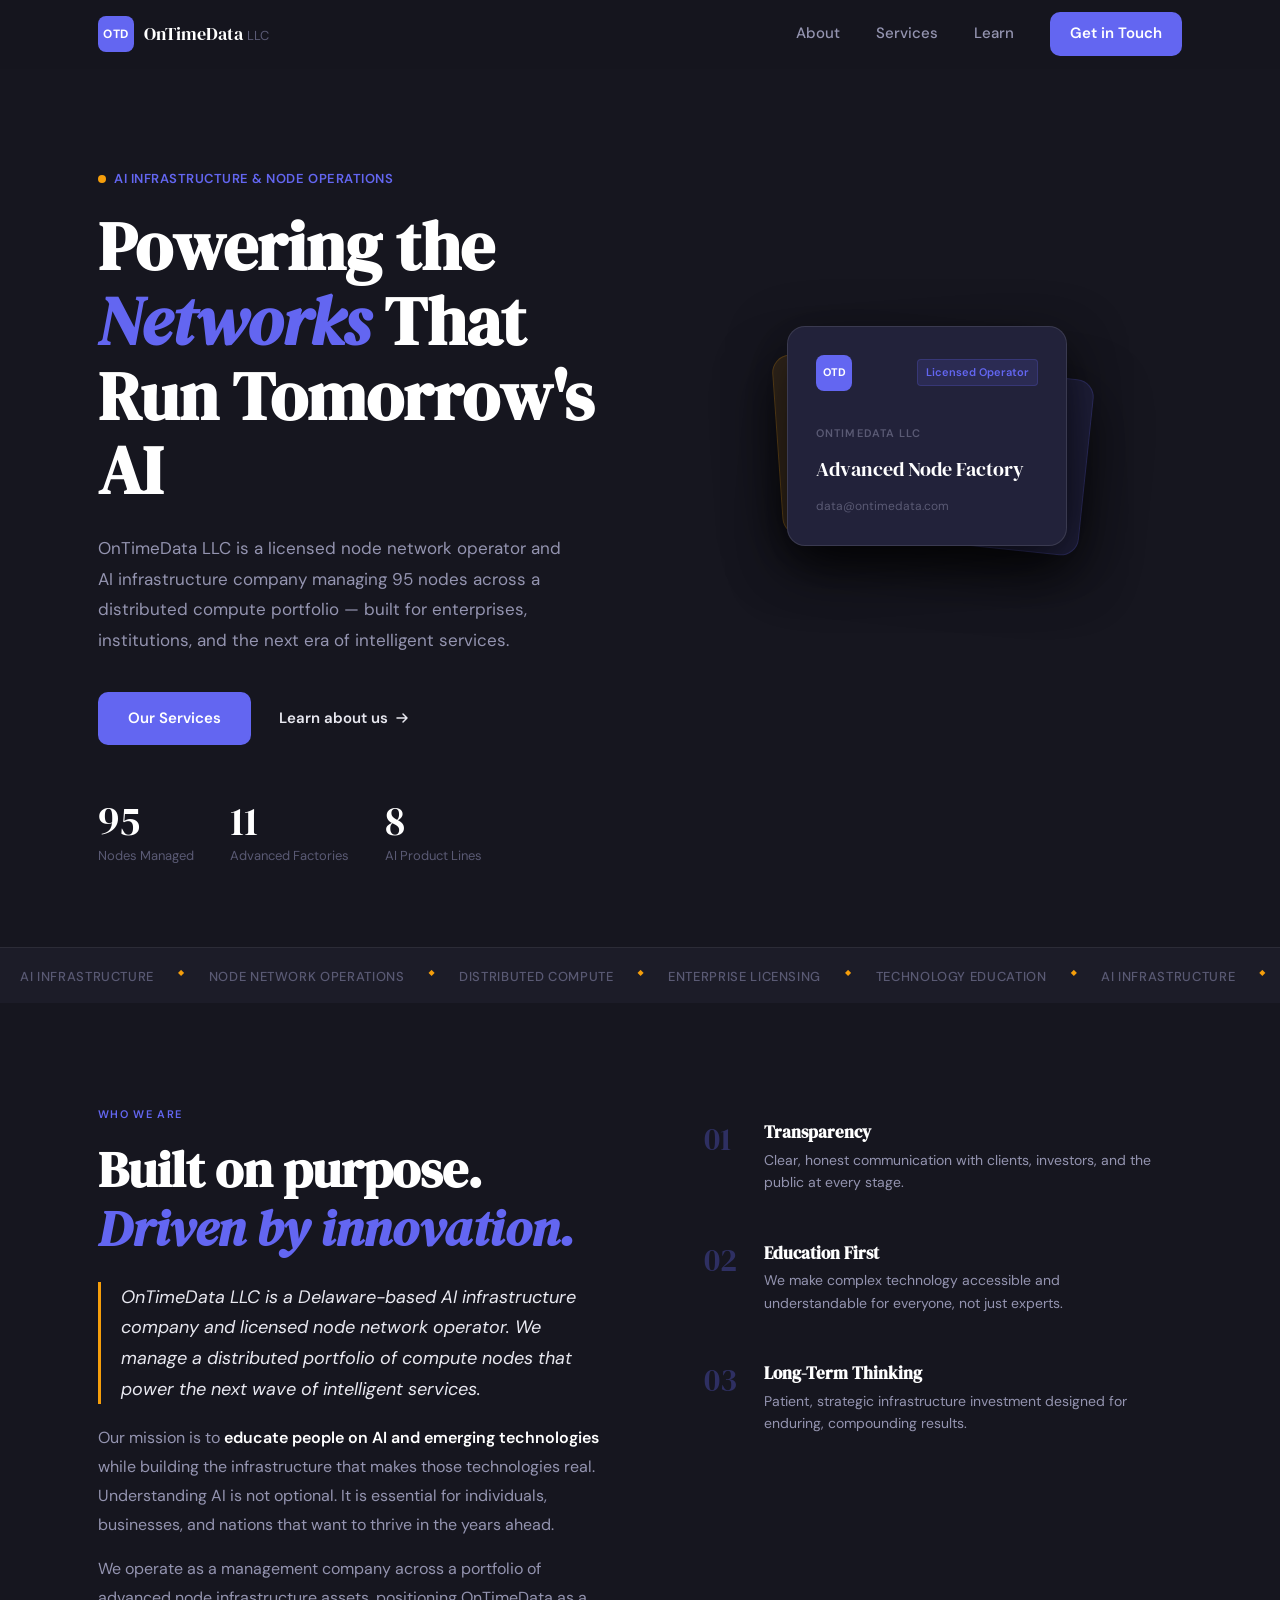
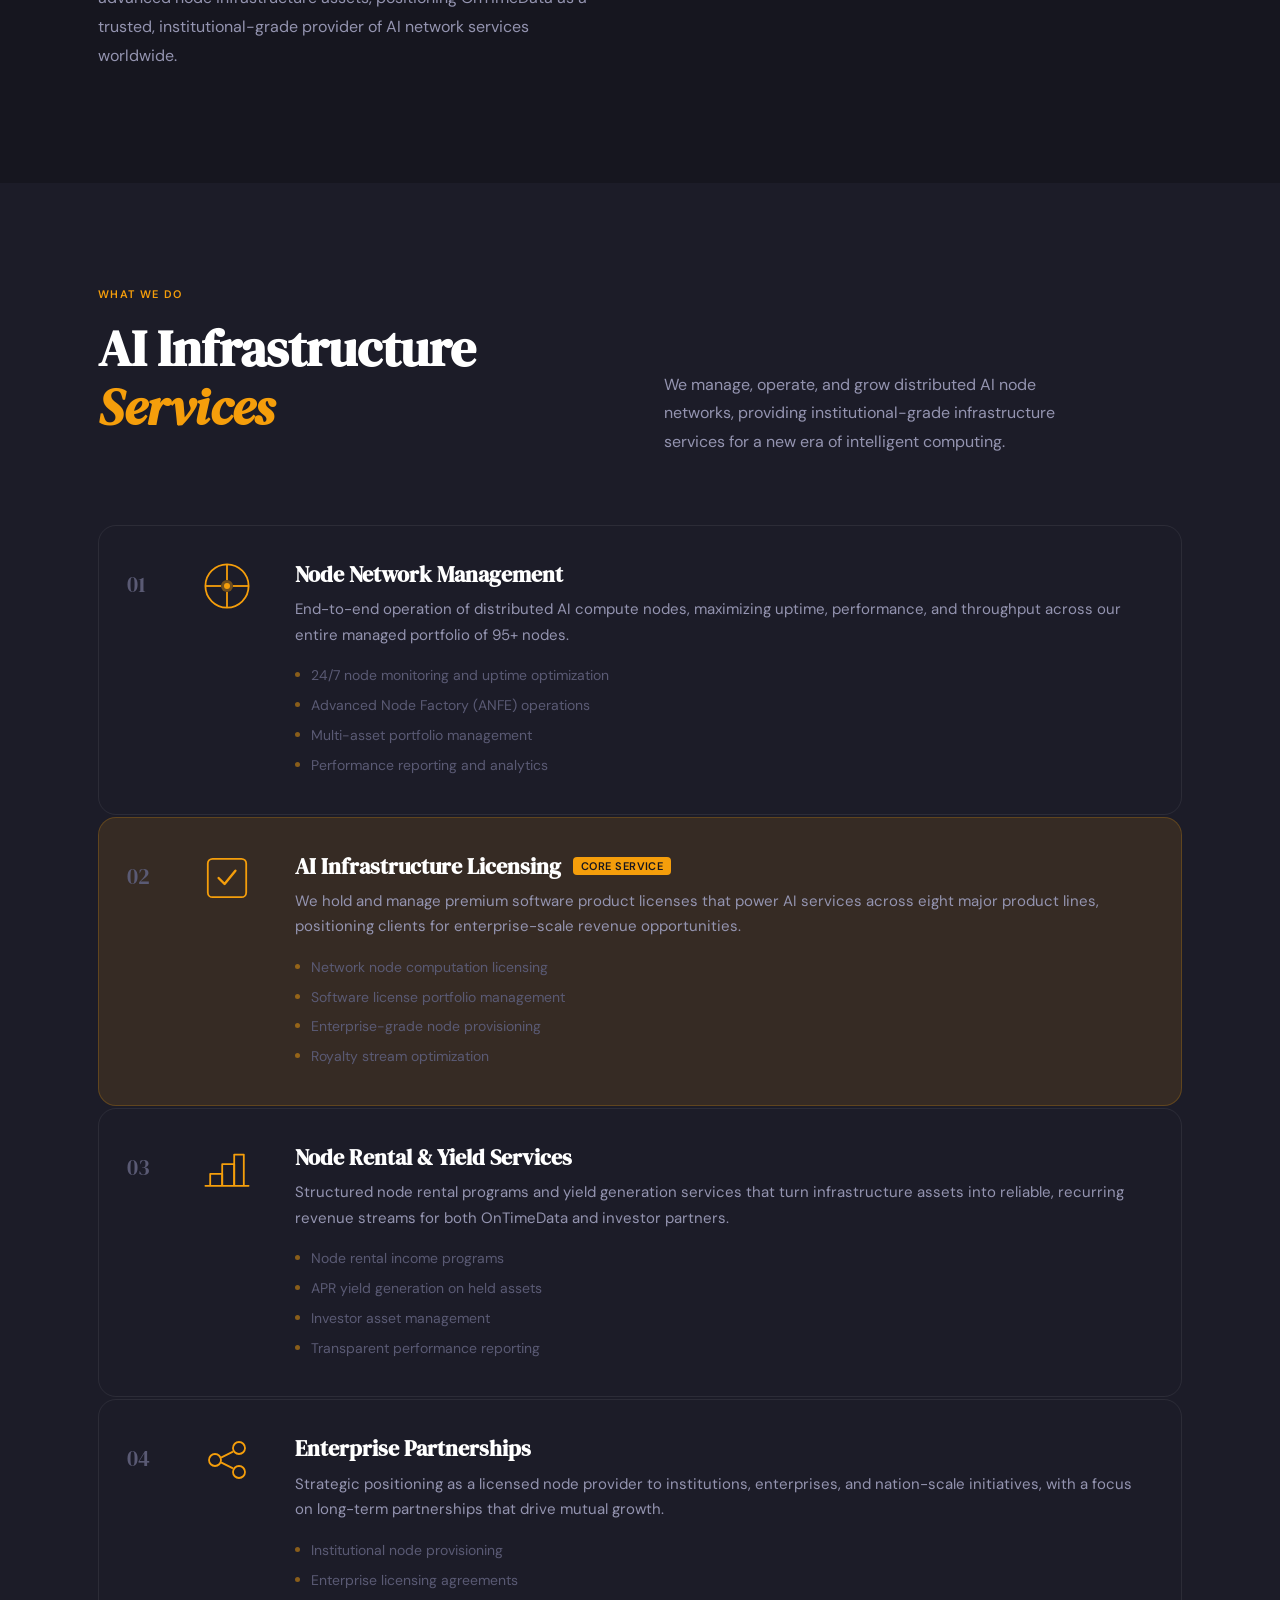
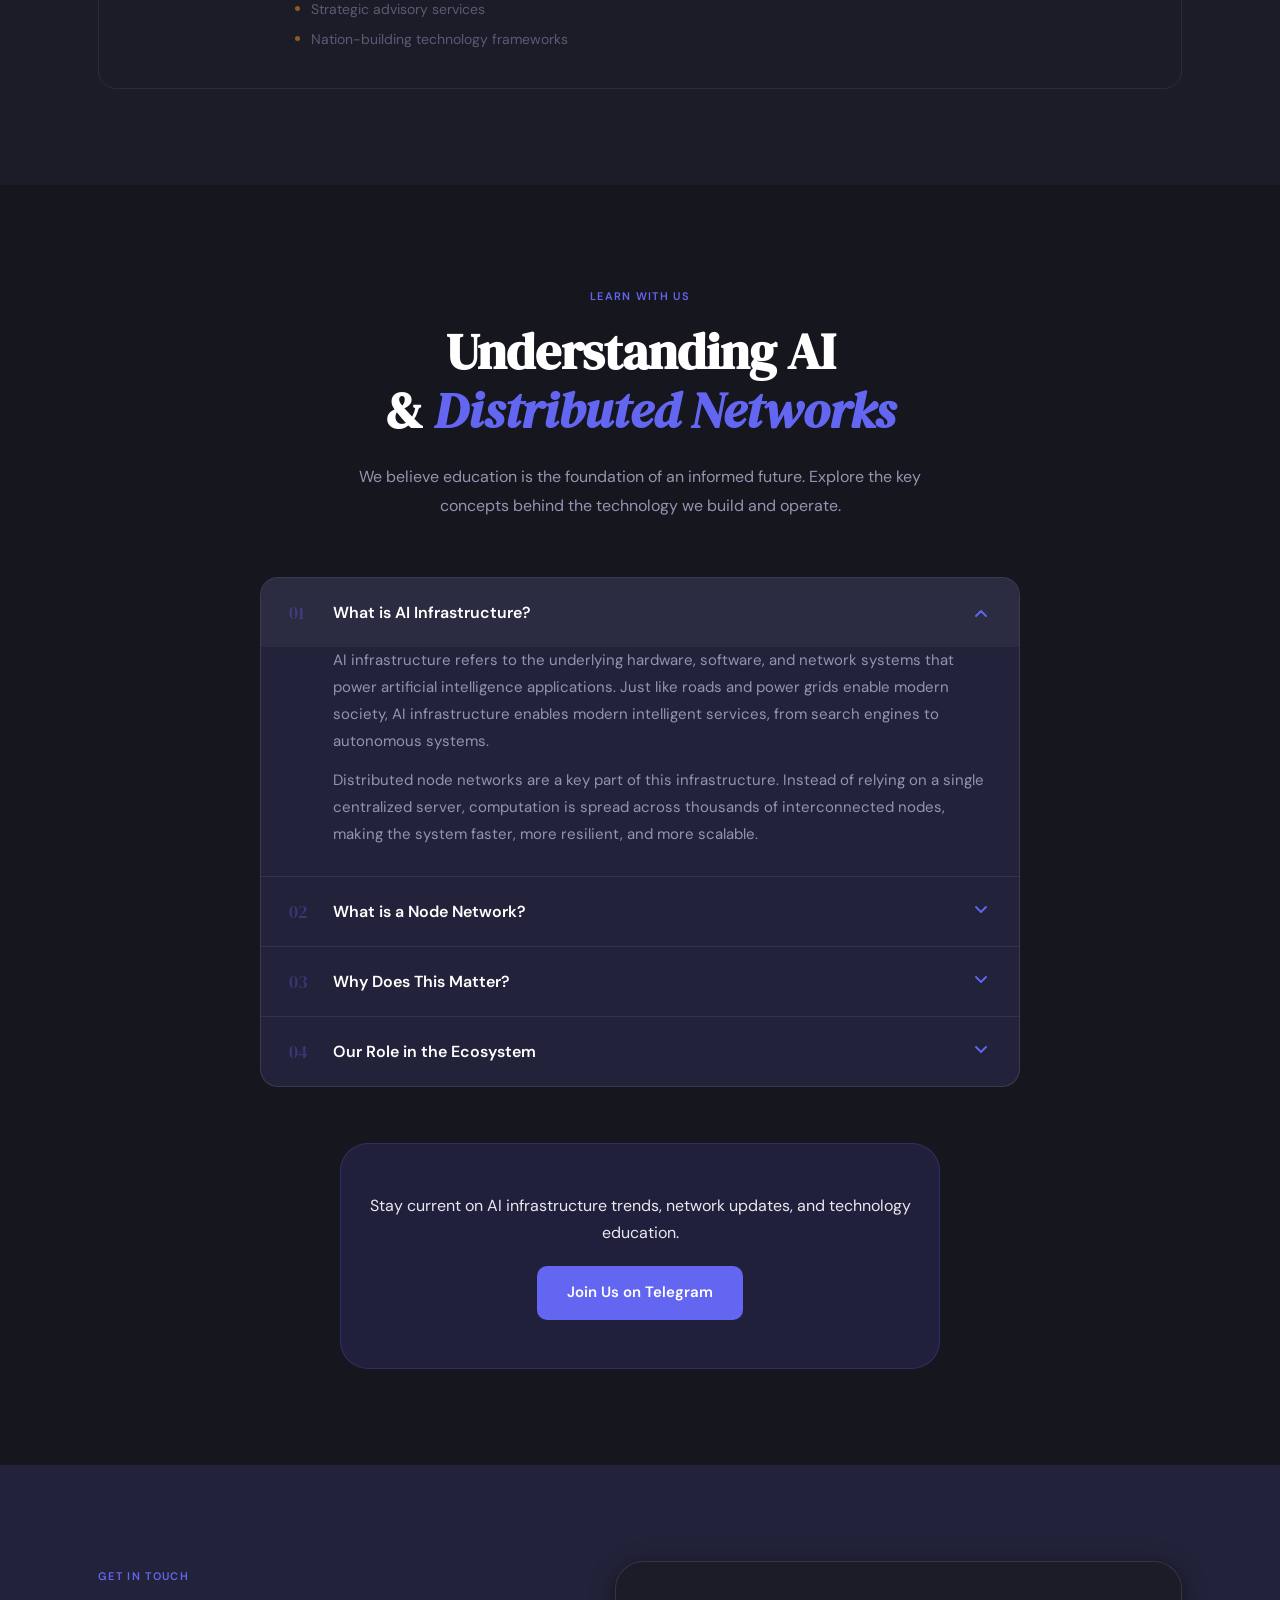
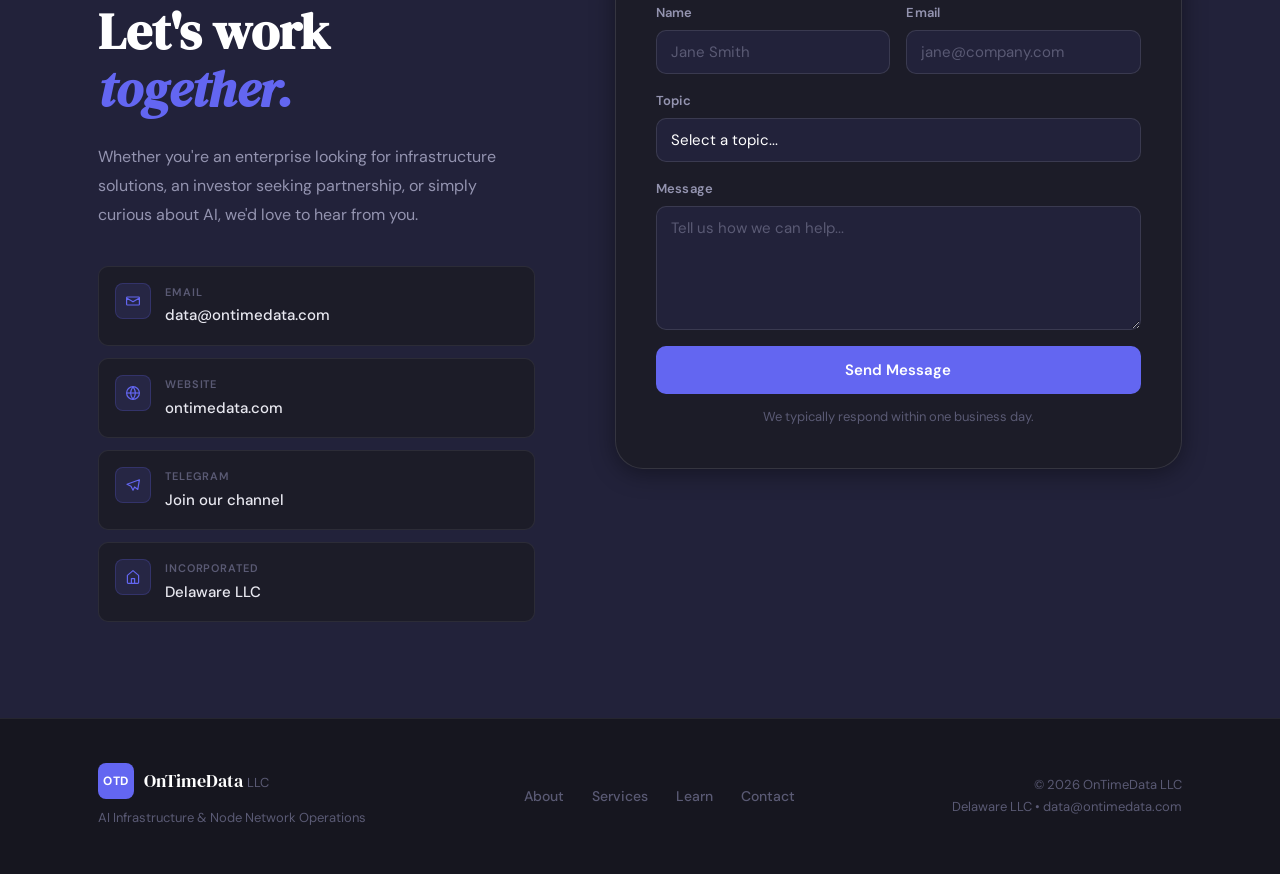
<file: website-v2/index.html>
<!DOCTYPE html>
<html lang="en">
<head>
  <meta charset="UTF-8" />
  <meta name="viewport" content="width=device-width, initial-scale=1.0" />
  <title>OnTimeData LLC | AI Infrastructure & Node Network Operations</title>
  <meta name="description" content="OnTimeData LLC is an AI infrastructure company and licensed node network operator, educating people on AI and emerging technologies." />
  <link rel="stylesheet" href="styles.css" />
  <link rel="preconnect" href="https://fonts.googleapis.com" />
  <link href="https://fonts.googleapis.com/css2?family=DM+Serif+Display:ital@0;1&family=DM+Sans:ital,opsz,wght@0,9..40,300;0,9..40,400;0,9..40,500;0,9..40,600;0,9..40,700;1,9..40,400&display=swap" rel="stylesheet" />
</head>
<body>

  <!-- NAV -->
  <header class="nav" id="nav">
    <div class="container nav-inner">
      <a href="#home" class="logo">
        <div class="logo-badge">OTD</div>
        <div class="logo-text">
          <span class="logo-name">OnTimeData</span>
          <span class="logo-sub">LLC</span>
        </div>
      </a>
      <nav class="nav-links">
        <a href="#about">About</a>
        <a href="#services">Services</a>
        <a href="#education">Learn</a>
        <a href="#contact" class="nav-cta">Get in Touch</a>
      </nav>
      <button class="burger" id="burger" aria-label="Open menu">
        <svg width="22" height="22" viewBox="0 0 22 22" fill="none">
          <rect y="4"  width="22" height="2" rx="1" fill="currentColor"/>
          <rect y="10" width="22" height="2" rx="1" fill="currentColor"/>
          <rect y="16" width="22" height="2" rx="1" fill="currentColor"/>
        </svg>
      </button>
    </div>
    <div class="mobile-nav" id="mobile-nav">
      <a href="#about">About</a>
      <a href="#services">Services</a>
      <a href="#education">Learn</a>
      <a href="#contact">Get in Touch</a>
    </div>
  </header>

  <!-- HERO -->
  <section class="hero" id="home">
    <div class="container hero-layout">
      <div class="hero-left">
        <div class="hero-eyebrow">
          <span class="dot"></span>
          AI Infrastructure &amp; Node Operations
        </div>
        <h1 class="hero-heading">
          Powering the<br />
          <em>Networks</em> That<br />
          Run Tomorrow's AI
        </h1>
        <p class="hero-body">
          OnTimeData LLC is a licensed node network operator and AI infrastructure company managing 95 nodes across a distributed compute portfolio — built for enterprises, institutions, and the next era of intelligent services.
        </p>
        <div class="hero-actions">
          <a href="#services" class="btn-primary">Our Services</a>
          <a href="#about" class="btn-text">
            Learn about us
            <svg width="16" height="16" viewBox="0 0 16 16" fill="none"><path d="M3 8h10M9 4l4 4-4 4" stroke="currentColor" stroke-width="1.5" stroke-linecap="round" stroke-linejoin="round"/></svg>
          </a>
        </div>
        <div class="hero-stats">
          <div class="hstat">
            <span class="hstat-n">95</span>
            <span class="hstat-l">Nodes Managed</span>
          </div>
          <div class="hstat">
            <span class="hstat-n">11</span>
            <span class="hstat-l">Advanced Factories</span>
          </div>
          <div class="hstat">
            <span class="hstat-n">8</span>
            <span class="hstat-l">AI Product Lines</span>
          </div>
        </div>
      </div>
      <div class="hero-right">
        <div class="hero-card-stack">
          <div class="hcard hcard-back">
            <div class="hcard-label">Network Status</div>
            <div class="hcard-value">Operational</div>
            <div class="hcard-bar">
              <div class="hcard-bar-fill" style="width:94%"></div>
            </div>
            <div class="hcard-meta">94% uptime across all nodes</div>
          </div>
          <div class="hcard hcard-mid">
            <div class="hcard-label">Portfolio</div>
            <div class="hcard-value">95 Nodes</div>
            <div class="hcard-dots">
              <span></span><span></span><span></span><span></span><span></span>
              <span></span><span></span><span></span><span></span><span></span>
            </div>
            <div class="hcard-meta">Delaware LLC &bull; AI Infrastructure</div>
          </div>
          <div class="hcard hcard-front">
            <div class="hcard-top">
              <div class="hcard-logo">OTD</div>
              <div class="hcard-tag">Licensed Operator</div>
            </div>
            <div class="hcard-label" style="margin-top:auto">OnTimeData LLC</div>
            <div class="hcard-headline">Advanced Node Factory</div>
            <div class="hcard-meta">data@ontimedata.com</div>
          </div>
        </div>
      </div>
    </div>
    <div class="hero-marquee" aria-hidden="true">
      <div class="marquee-track">
        <span>AI Infrastructure</span>
        <span class="sep">&#9670;</span>
        <span>Node Network Operations</span>
        <span class="sep">&#9670;</span>
        <span>Distributed Compute</span>
        <span class="sep">&#9670;</span>
        <span>Enterprise Licensing</span>
        <span class="sep">&#9670;</span>
        <span>Technology Education</span>
        <span class="sep">&#9670;</span>
        <span>AI Infrastructure</span>
        <span class="sep">&#9670;</span>
        <span>Node Network Operations</span>
        <span class="sep">&#9670;</span>
        <span>Distributed Compute</span>
        <span class="sep">&#9670;</span>
        <span>Enterprise Licensing</span>
        <span class="sep">&#9670;</span>
        <span>Technology Education</span>
        <span class="sep">&#9670;</span>
      </div>
    </div>
  </section>

  <!-- ABOUT -->
  <section class="section" id="about">
    <div class="container">
      <div class="about-layout">
        <div class="about-left">
          <p class="section-label">Who We Are</p>
          <h2 class="section-heading">Built on purpose.<br /><em>Driven by innovation.</em></h2>
          <div class="accent-block">
            <p>OnTimeData LLC is a Delaware-based AI infrastructure company and licensed node network operator. We manage a distributed portfolio of compute nodes that power the next wave of intelligent services.</p>
          </div>
          <p class="body-text">Our mission is to <strong>educate people on AI and emerging technologies</strong> while building the infrastructure that makes those technologies real. Understanding AI is not optional. It is essential for individuals, businesses, and nations that want to thrive in the years ahead.</p>
          <p class="body-text">We operate as a management company across a portfolio of advanced node infrastructure assets, positioning OnTimeData as a trusted, institutional-grade provider of AI network services worldwide.</p>
        </div>
        <div class="about-right">
          <div class="value-cards">
            <div class="vcard">
              <div class="vcard-num">01</div>
              <div class="vcard-body">
                <h3>Transparency</h3>
                <p>Clear, honest communication with clients, investors, and the public at every stage.</p>
              </div>
            </div>
            <div class="vcard">
              <div class="vcard-num">02</div>
              <div class="vcard-body">
                <h3>Education First</h3>
                <p>We make complex technology accessible and understandable for everyone, not just experts.</p>
              </div>
            </div>
            <div class="vcard">
              <div class="vcard-num">03</div>
              <div class="vcard-body">
                <h3>Long-Term Thinking</h3>
                <p>Patient, strategic infrastructure investment designed for enduring, compounding results.</p>
              </div>
            </div>
          </div>
        </div>
      </div>
    </div>
  </section>

  <!-- SERVICES -->
  <section class="section section-indigo" id="services">
    <div class="container">
      <div class="services-header">
        <div class="services-header-left">
          <p class="section-label light">What We Do</p>
          <h2 class="section-heading light">AI Infrastructure<br /><em>Services</em></h2>
        </div>
        <p class="services-header-right light-body">We manage, operate, and grow distributed AI node networks, providing institutional-grade infrastructure services for a new era of intelligent computing.</p>
      </div>
      <div class="services-list">

        <div class="svc">
          <div class="svc-num">01</div>
          <div class="svc-icon">
            <svg viewBox="0 0 40 40" fill="none">
              <circle cx="20" cy="20" r="18" stroke="currentColor" stroke-width="1.5"/>
              <circle cx="20" cy="20" r="5" fill="currentColor" opacity=".4"/>
              <circle cx="20" cy="20" r="2.5" fill="currentColor"/>
              <line x1="20" y1="2"  x2="20" y2="15" stroke="currentColor" stroke-width="1.5"/>
              <line x1="38" y1="20" x2="25" y2="20" stroke="currentColor" stroke-width="1.5"/>
              <line x1="20" y1="38" x2="20" y2="25" stroke="currentColor" stroke-width="1.5"/>
              <line x1="2"  y1="20" x2="15" y2="20" stroke="currentColor" stroke-width="1.5"/>
            </svg>
          </div>
          <div class="svc-body">
            <h3>Node Network Management</h3>
            <p>End-to-end operation of distributed AI compute nodes, maximizing uptime, performance, and throughput across our entire managed portfolio of 95+ nodes.</p>
            <ul>
              <li>24/7 node monitoring and uptime optimization</li>
              <li>Advanced Node Factory (ANFE) operations</li>
              <li>Multi-asset portfolio management</li>
              <li>Performance reporting and analytics</li>
            </ul>
          </div>
        </div>

        <div class="svc svc-featured">
          <div class="svc-num">02</div>
          <div class="svc-icon">
            <svg viewBox="0 0 40 40" fill="none">
              <rect x="4" y="4" width="32" height="32" rx="4" stroke="currentColor" stroke-width="1.5"/>
              <path d="M13 20 L18 25 L27 14" stroke="currentColor" stroke-width="2" stroke-linecap="round" stroke-linejoin="round"/>
            </svg>
          </div>
          <div class="svc-body">
            <h3>AI Infrastructure Licensing <span class="svc-badge">Core Service</span></h3>
            <p>We hold and manage premium software product licenses that power AI services across eight major product lines, positioning clients for enterprise-scale revenue opportunities.</p>
            <ul>
              <li>Network node computation licensing</li>
              <li>Software license portfolio management</li>
              <li>Enterprise-grade node provisioning</li>
              <li>Royalty stream optimization</li>
            </ul>
          </div>
        </div>

        <div class="svc">
          <div class="svc-num">03</div>
          <div class="svc-icon">
            <svg viewBox="0 0 40 40" fill="none">
              <path d="M6 34 L6 24 L16 24 L16 34" stroke="currentColor" stroke-width="1.5" stroke-linejoin="round"/>
              <path d="M16 34 L16 16 L26 16 L26 34" stroke="currentColor" stroke-width="1.5" stroke-linejoin="round"/>
              <path d="M26 34 L26 8 L34 8 L34 34" stroke="currentColor" stroke-width="1.5" stroke-linejoin="round"/>
              <line x1="2" y1="34" x2="38" y2="34" stroke="currentColor" stroke-width="1.5" stroke-linecap="round"/>
            </svg>
          </div>
          <div class="svc-body">
            <h3>Node Rental &amp; Yield Services</h3>
            <p>Structured node rental programs and yield generation services that turn infrastructure assets into reliable, recurring revenue streams for both OnTimeData and investor partners.</p>
            <ul>
              <li>Node rental income programs</li>
              <li>APR yield generation on held assets</li>
              <li>Investor asset management</li>
              <li>Transparent performance reporting</li>
            </ul>
          </div>
        </div>

        <div class="svc">
          <div class="svc-num">04</div>
          <div class="svc-icon">
            <svg viewBox="0 0 40 40" fill="none">
              <circle cx="10" cy="20" r="5" stroke="currentColor" stroke-width="1.5"/>
              <circle cx="30" cy="10" r="5" stroke="currentColor" stroke-width="1.5"/>
              <circle cx="30" cy="30" r="5" stroke="currentColor" stroke-width="1.5"/>
              <line x1="15" y1="18" x2="25" y2="13" stroke="currentColor" stroke-width="1.5"/>
              <line x1="15" y1="22" x2="25" y2="27" stroke="currentColor" stroke-width="1.5"/>
            </svg>
          </div>
          <div class="svc-body">
            <h3>Enterprise Partnerships</h3>
            <p>Strategic positioning as a licensed node provider to institutions, enterprises, and nation-scale initiatives, with a focus on long-term partnerships that drive mutual growth.</p>
            <ul>
              <li>Institutional node provisioning</li>
              <li>Enterprise licensing agreements</li>
              <li>Strategic advisory services</li>
              <li>Nation-building technology frameworks</li>
            </ul>
          </div>
        </div>

      </div>
    </div>
  </section>

  <!-- EDUCATION -->
  <section class="section" id="education">
    <div class="container">
      <div class="edu-header">
        <p class="section-label">Learn With Us</p>
        <h2 class="section-heading">Understanding AI<br />&amp; <em>Distributed Networks</em></h2>
        <p class="edu-intro">We believe education is the foundation of an informed future. Explore the key concepts behind the technology we build and operate.</p>
      </div>
      <div class="accordion" id="accordion">

        <div class="acc-item open">
          <button class="acc-trigger" aria-expanded="true">
            <span class="acc-q-num">01</span>
            <span class="acc-q-text">What is AI Infrastructure?</span>
            <span class="acc-icon">
              <svg width="20" height="20" viewBox="0 0 20 20" fill="none"><path d="M5 8l5 5 5-5" stroke="currentColor" stroke-width="1.8" stroke-linecap="round" stroke-linejoin="round"/></svg>
            </span>
          </button>
          <div class="acc-panel">
            <p>AI infrastructure refers to the underlying hardware, software, and network systems that power artificial intelligence applications. Just like roads and power grids enable modern society, AI infrastructure enables modern intelligent services, from search engines to autonomous systems.</p>
            <p>Distributed node networks are a key part of this infrastructure. Instead of relying on a single centralized server, computation is spread across thousands of interconnected nodes, making the system faster, more resilient, and more scalable.</p>
          </div>
        </div>

        <div class="acc-item">
          <button class="acc-trigger" aria-expanded="false">
            <span class="acc-q-num">02</span>
            <span class="acc-q-text">What is a Node Network?</span>
            <span class="acc-icon">
              <svg width="20" height="20" viewBox="0 0 20 20" fill="none"><path d="M5 8l5 5 5-5" stroke="currentColor" stroke-width="1.8" stroke-linecap="round" stroke-linejoin="round"/></svg>
            </span>
          </button>
          <div class="acc-panel">
            <p>A node is a single compute unit in a larger network. When thousands of nodes work together, they form a distributed network capable of handling massive amounts of data processing and AI inference in parallel.</p>
            <p>Node operators like OnTimeData LLC run and maintain these compute units, ensuring they stay online, perform correctly, and contribute to the network's overall health. In return, operators earn fees for the computation and services their nodes provide.</p>
          </div>
        </div>

        <div class="acc-item">
          <button class="acc-trigger" aria-expanded="false">
            <span class="acc-q-num">03</span>
            <span class="acc-q-text">Why Does This Matter?</span>
            <span class="acc-icon">
              <svg width="20" height="20" viewBox="0 0 20 20" fill="none"><path d="M5 8l5 5 5-5" stroke="currentColor" stroke-width="1.8" stroke-linecap="round" stroke-linejoin="round"/></svg>
            </span>
          </button>
          <div class="acc-panel">
            <p>The world's demand for AI compute is growing exponentially. Every AI model trained, every intelligent search query answered, and every autonomous decision made requires compute power running somewhere in the world.</p>
            <p>Distributed AI networks make this compute democratic, not concentrated in the hands of a few massive corporations, but spread across licensed operators who serve both global enterprises and local communities. OnTimeData LLC is proud to be part of building that future.</p>
          </div>
        </div>

        <div class="acc-item">
          <button class="acc-trigger" aria-expanded="false">
            <span class="acc-q-num">04</span>
            <span class="acc-q-text">Our Role in the Ecosystem</span>
            <span class="acc-icon">
              <svg width="20" height="20" viewBox="0 0 20 20" fill="none"><path d="M5 8l5 5 5-5" stroke="currentColor" stroke-width="1.8" stroke-linecap="round" stroke-linejoin="round"/></svg>
            </span>
          </button>
          <div class="acc-panel">
            <p>OnTimeData LLC operates at the infrastructure layer. We don't just use AI, we help power it. As a licensed operator, we manage a portfolio of advanced node factories that support eight major AI software products, serving enterprise clients and contributing to global AI networks.</p>
            <p>Our long-term vision is to be a trusted institutional partner for enterprises, governments, and organizations that need reliable, scalable AI infrastructure they can count on.</p>
          </div>
        </div>

      </div>
      <div class="edu-cta">
        <p>Stay current on AI infrastructure trends, network updates, and technology education.</p>
        <a href="https://t.me/ontimedata" target="_blank" rel="noopener" class="btn-primary">Join Us on Telegram</a>
      </div>
    </div>
  </section>

  <!-- CONTACT -->
  <section class="section section-warm" id="contact">
    <div class="container">
      <div class="contact-layout">
        <div class="contact-left">
          <p class="section-label">Get In Touch</p>
          <h2 class="section-heading">Let's work<br /><em>together.</em></h2>
          <p class="body-text">Whether you're an enterprise looking for infrastructure solutions, an investor seeking partnership, or simply curious about AI, we'd love to hear from you.</p>
          <div class="contact-details">
            <a href="mailto:data@ontimedata.com" class="cdetail">
              <div class="cdetail-icon">
                <svg viewBox="0 0 20 20" fill="none"><path d="M2.5 6.5L10 11l7.5-4.5M3 15h14a1 1 0 001-1V6a1 1 0 00-1-1H3a1 1 0 00-1 1v8a1 1 0 001 1z" stroke="currentColor" stroke-width="1.5" stroke-linejoin="round"/></svg>
              </div>
              <div>
                <span class="cdetail-label">Email</span>
                <span class="cdetail-value">data@ontimedata.com</span>
              </div>
            </a>
            <div class="cdetail">
              <div class="cdetail-icon">
                <svg viewBox="0 0 20 20" fill="none"><circle cx="10" cy="10" r="8" stroke="currentColor" stroke-width="1.5"/><path d="M10 2c-2 3-3 5-3 8s1 5 3 8" stroke="currentColor" stroke-width="1.5"/><path d="M10 2c2 3 3 5 3 8s-1 5-3 8" stroke="currentColor" stroke-width="1.5"/><line x1="2" y1="10" x2="18" y2="10" stroke="currentColor" stroke-width="1.5"/></svg>
              </div>
              <div>
                <span class="cdetail-label">Website</span>
                <span class="cdetail-value">ontimedata.com</span>
              </div>
            </div>
            <a href="https://t.me/ontimedata" target="_blank" rel="noopener" class="cdetail">
              <div class="cdetail-icon">
                <svg viewBox="0 0 20 20" fill="none"><path d="M18 3.5L2.5 9l5 2.5 2.5 5 2-4 4 3z" stroke="currentColor" stroke-width="1.5" stroke-linejoin="round"/></svg>
              </div>
              <div>
                <span class="cdetail-label">Telegram</span>
                <span class="cdetail-value">Join our channel</span>
              </div>
            </a>
            <div class="cdetail">
              <div class="cdetail-icon">
                <svg viewBox="0 0 20 20" fill="none"><path d="M3 8l7-6 7 6v9a1 1 0 01-1 1H4a1 1 0 01-1-1V8z" stroke="currentColor" stroke-width="1.5" stroke-linejoin="round"/><path d="M8 18v-6h4v6" stroke="currentColor" stroke-width="1.5" stroke-linejoin="round"/></svg>
              </div>
              <div>
                <span class="cdetail-label">Incorporated</span>
                <span class="cdetail-value">Delaware LLC</span>
              </div>
            </div>
          </div>
        </div>
        <div class="contact-right">
          <form class="contact-form" id="contact-form">
            <div class="form-row">
              <div class="form-field">
                <label for="name">Name</label>
                <input type="text" id="name" name="name" placeholder="Jane Smith" required />
              </div>
              <div class="form-field">
                <label for="email">Email</label>
                <input type="email" id="email" name="email" placeholder="jane@company.com" required />
              </div>
            </div>
            <div class="form-field">
              <label for="subject">Topic</label>
              <select id="subject" name="subject">
                <option value="">Select a topic...</option>
                <option value="enterprise">Enterprise Partnership</option>
                <option value="investor">Investor Inquiry</option>
                <option value="education">AI Education</option>
                <option value="services">Our Services</option>
                <option value="other">Other</option>
              </select>
            </div>
            <div class="form-field">
              <label for="message">Message</label>
              <textarea id="message" name="message" rows="5" placeholder="Tell us how we can help..." required></textarea>
            </div>
            <button type="submit" class="btn-primary btn-full">Send Message</button>
            <p class="form-note">We typically respond within one business day.</p>
          </form>
        </div>
      </div>
    </div>
  </section>

  <!-- FOOTER -->
  <footer class="footer">
    <div class="container footer-inner">
      <div class="footer-left">
        <div class="footer-logo">
          <div class="logo-badge">OTD</div>
          <div class="logo-text">
            <span class="logo-name">OnTimeData</span>
            <span class="logo-sub">LLC</span>
          </div>
        </div>
        <p class="footer-tagline">AI Infrastructure &amp; Node Network Operations</p>
      </div>
      <nav class="footer-nav">
        <a href="#about">About</a>
        <a href="#services">Services</a>
        <a href="#education">Learn</a>
        <a href="#contact">Contact</a>
      </nav>
      <div class="footer-right">
        <p>&copy; 2026 OnTimeData LLC</p>
        <p>Delaware LLC &bull; <a href="mailto:data@ontimedata.com">data@ontimedata.com</a></p>
      </div>
    </div>
  </footer>

  <script src="script.js"></script>
</body>
</html>
</file>
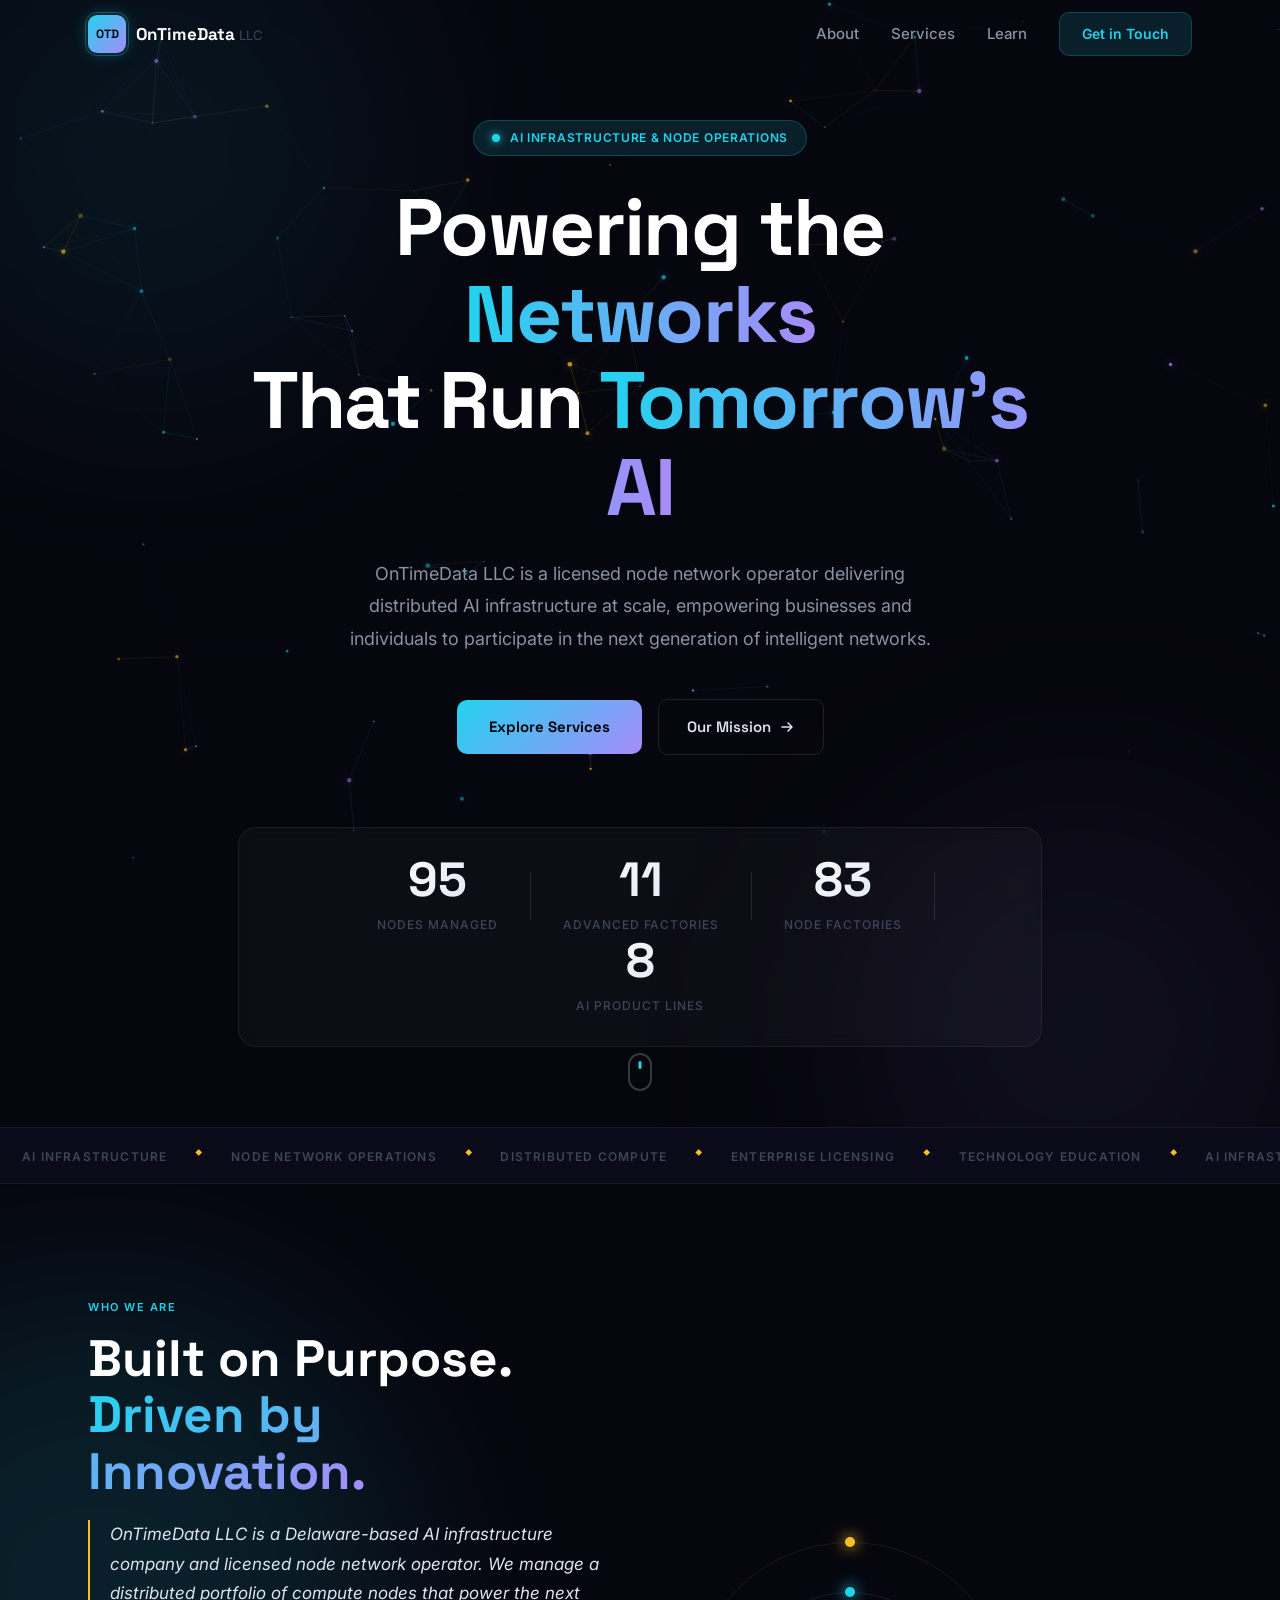
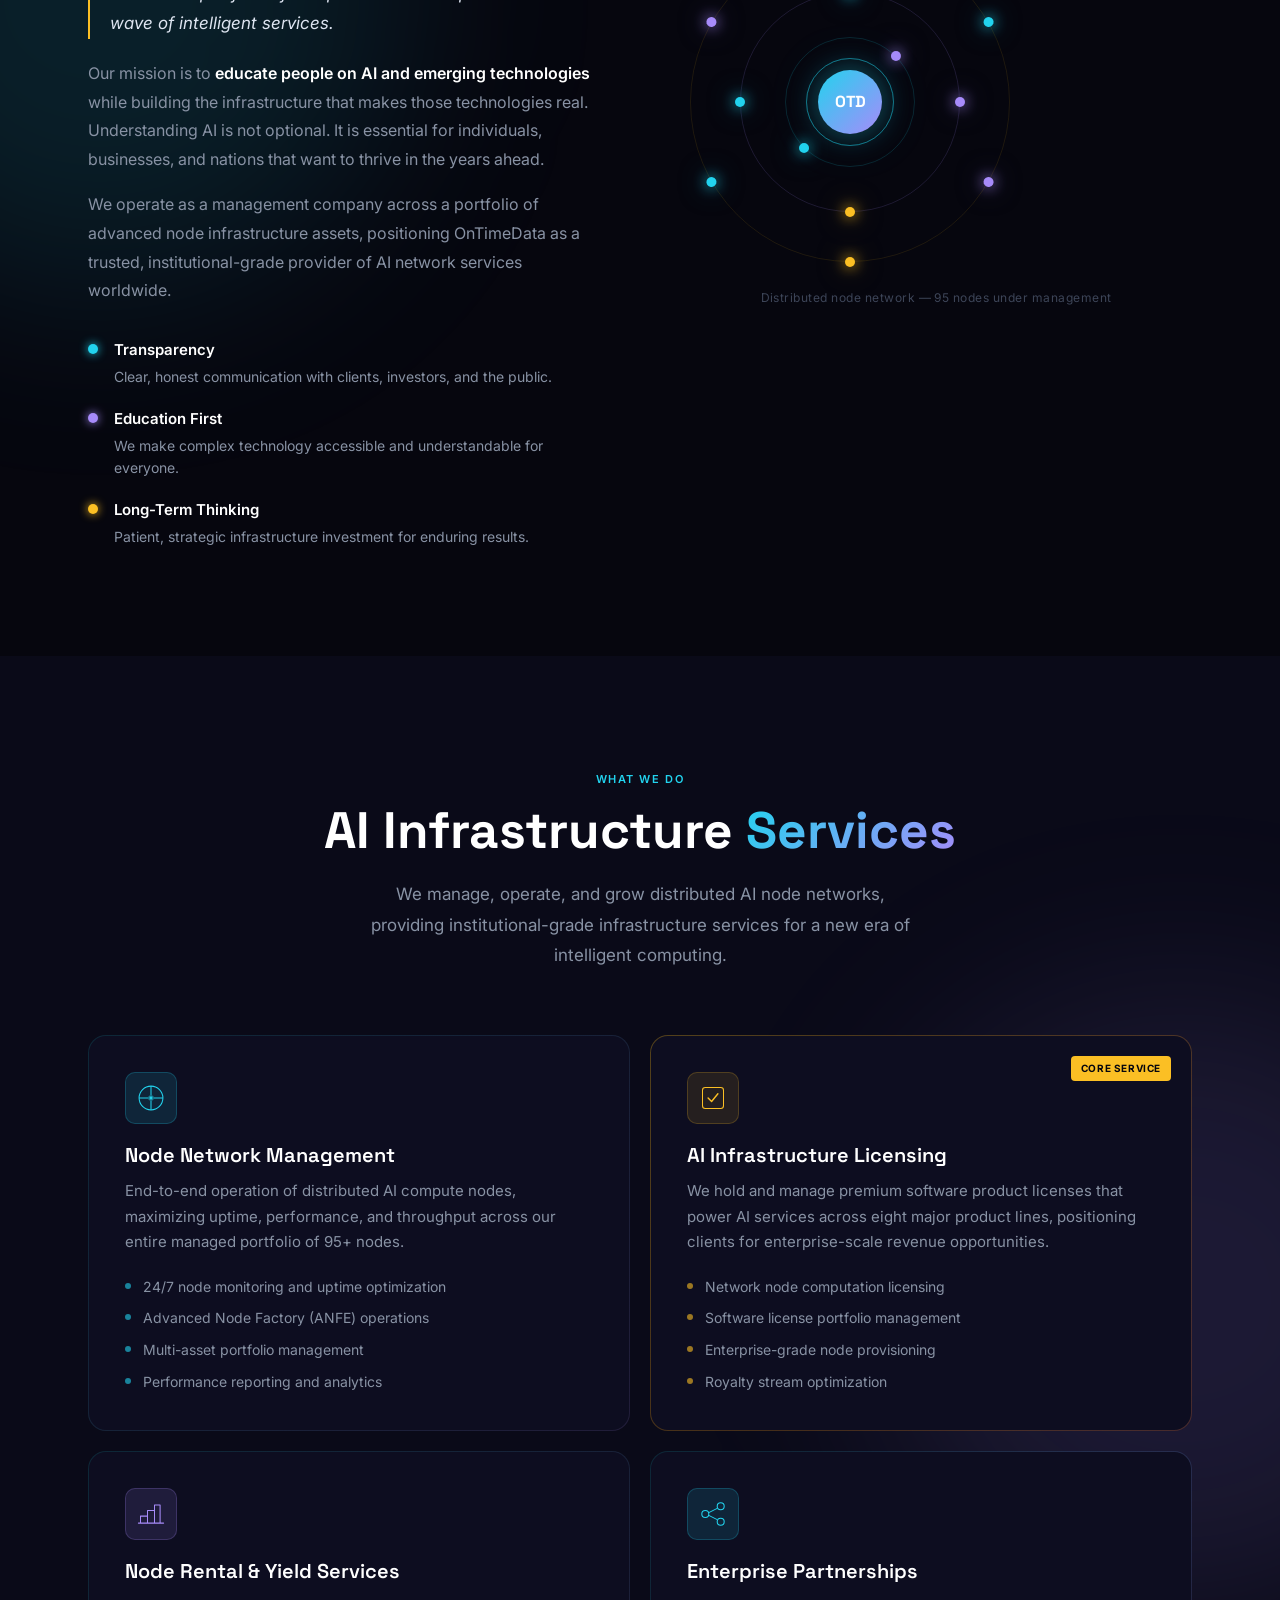
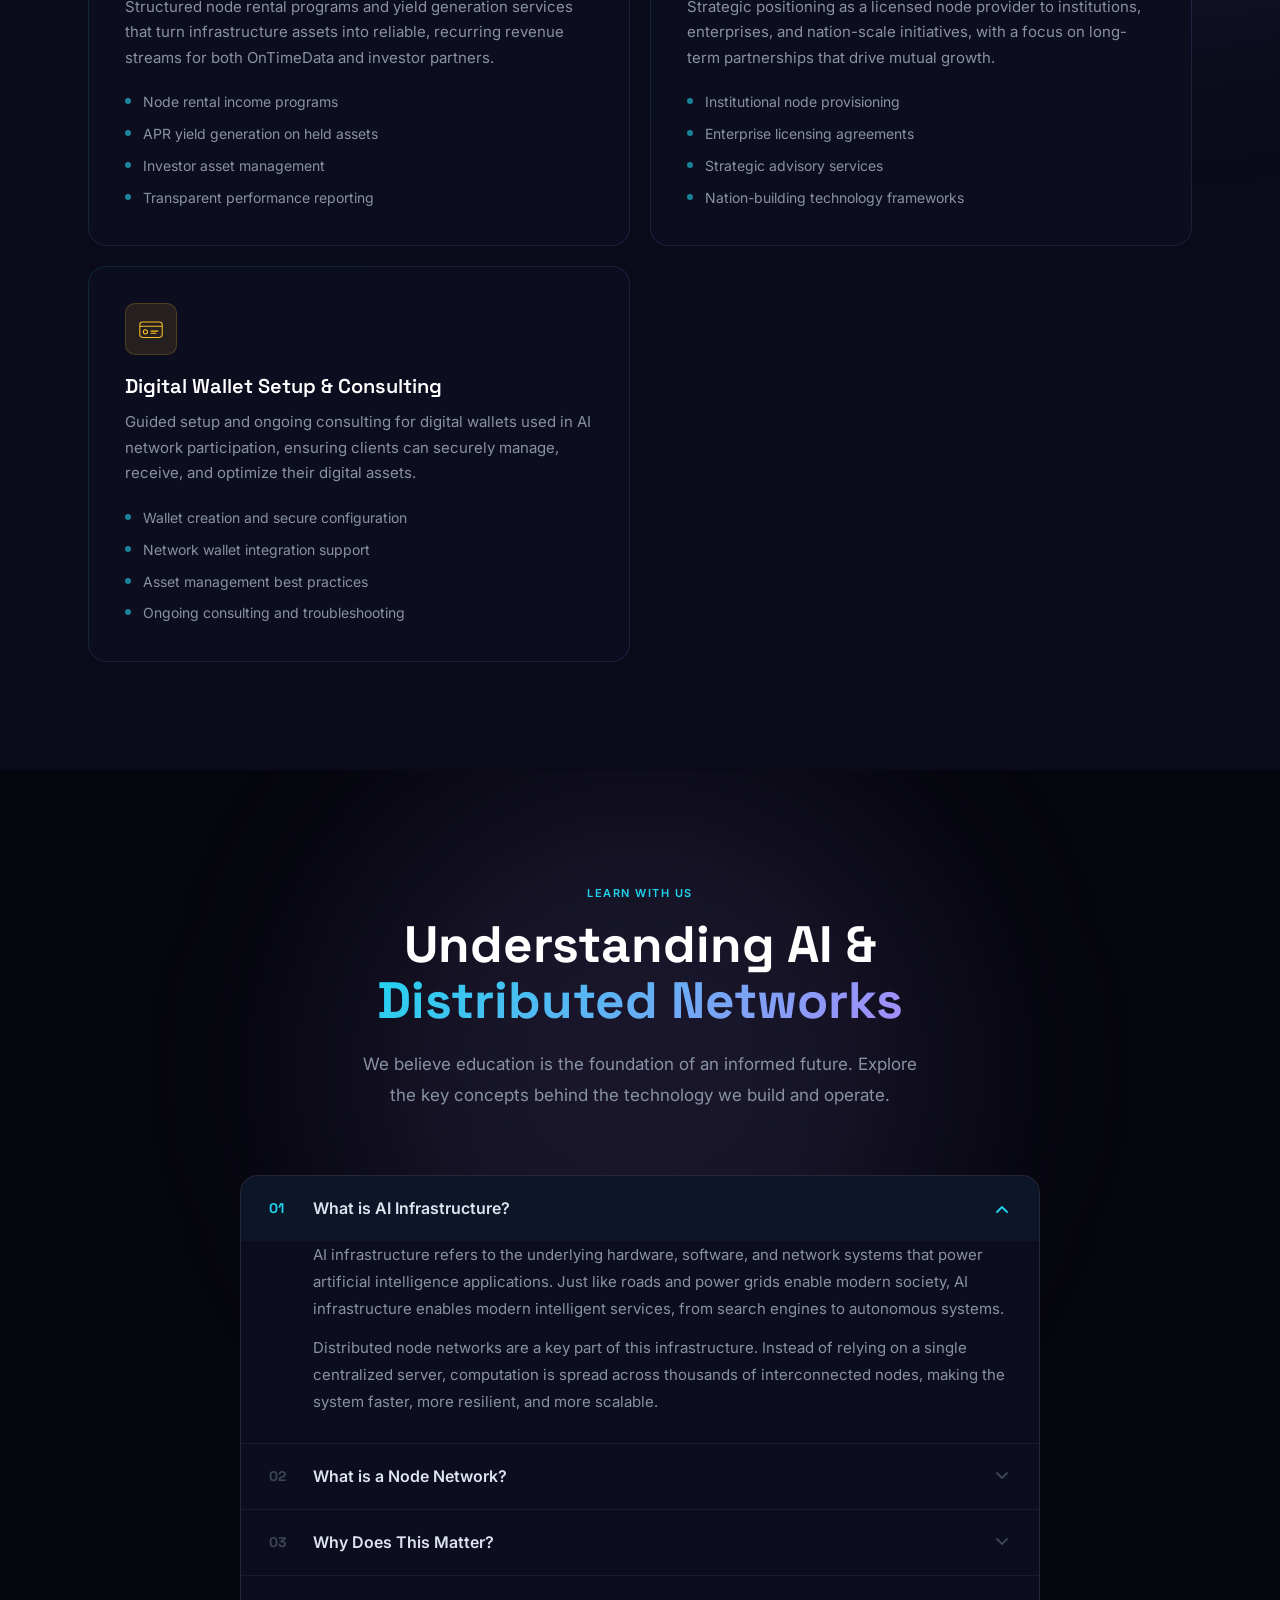
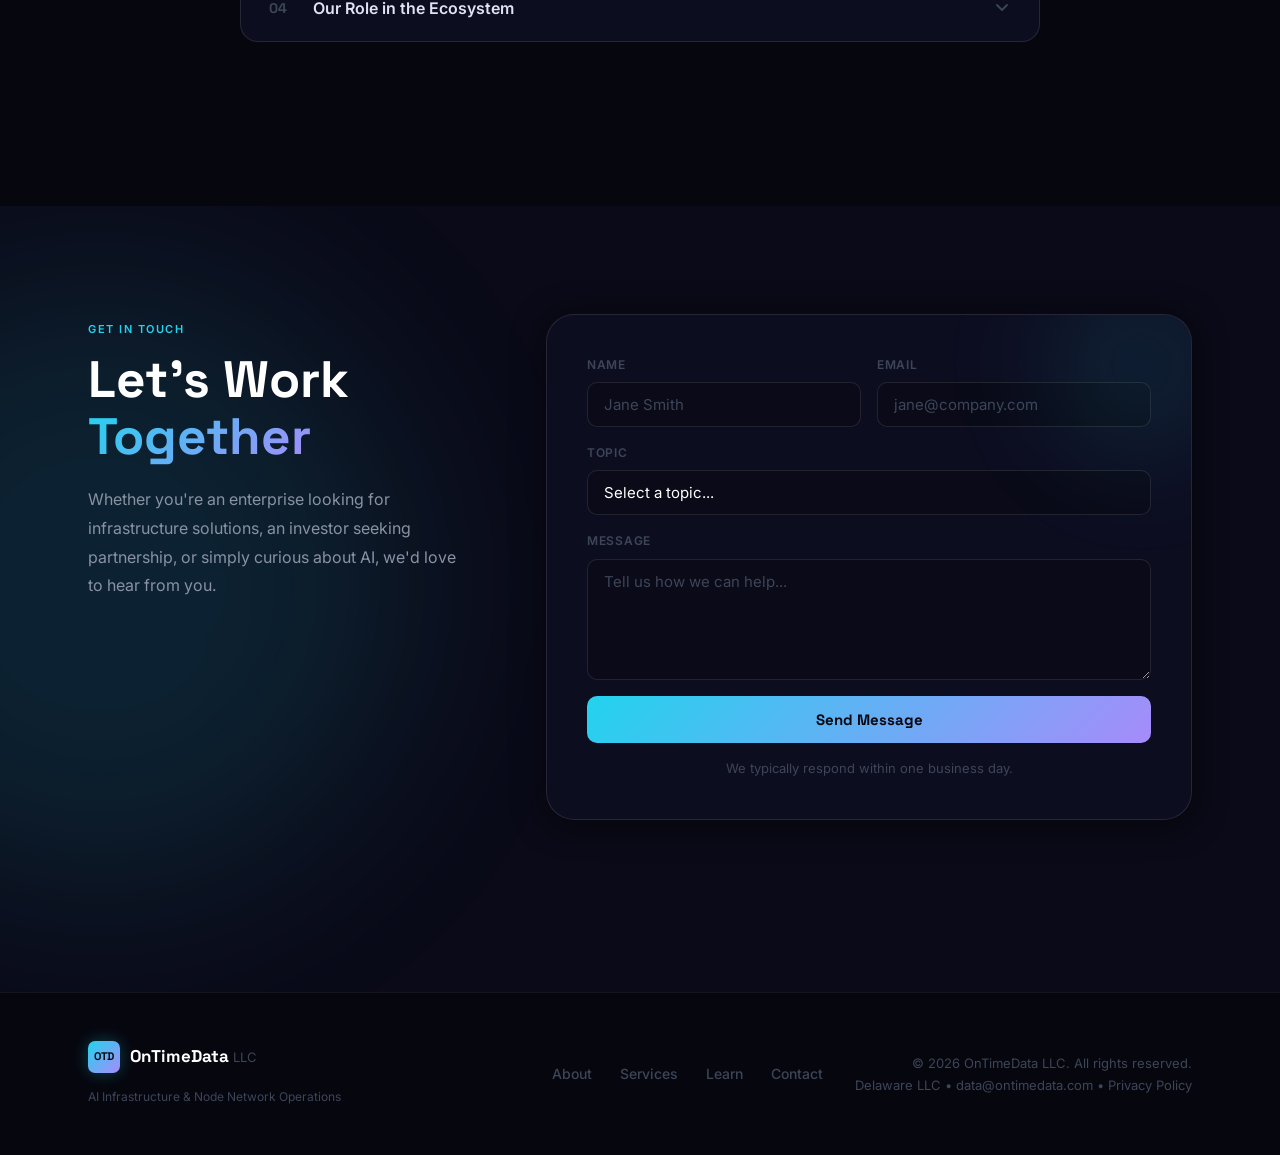
<file: website-v3/index.html>
<!DOCTYPE html>
<html lang="en">
<head>
  <meta charset="UTF-8" />
  <meta name="viewport" content="width=device-width, initial-scale=1.0" />
  <title>OnTimeData LLC | AI Infrastructure & Node Network Operations</title>
  <meta name="description" content="OnTimeData LLC is a licensed node network operator and AI infrastructure company managing 95+ nodes. Built for enterprises and the next era of intelligent services." />
  <link rel="stylesheet" href="styles.css" />
  <link rel="preconnect" href="https://fonts.googleapis.com" />
  <link href="https://fonts.googleapis.com/css2?family=Space+Grotesk:wght@400;500;600;700&family=Inter:wght@300;400;500;600&display=swap" rel="stylesheet" />
</head>
<body>

  <!-- PARTICLE CANVAS (global background) -->
  <canvas id="particle-canvas"></canvas>

  <!-- NAV -->
  <header class="nav" id="nav">
    <div class="container nav-inner">
      <a href="#home" class="logo">
        <div class="logo-icon">
          <span>OTD</span>
          <div class="logo-ring"></div>
        </div>
        <div class="logo-words">
          <span class="logo-name">OnTimeData</span>
          <span class="logo-llc">LLC</span>
        </div>
      </a>
      <nav class="nav-links" id="nav-links">
        <a href="#about" class="nav-link">About</a>
        <a href="#services" class="nav-link">Services</a>
        <a href="#education" class="nav-link">Learn</a>
        <a href="#contact" class="nav-cta">Get in Touch</a>
      </nav>
      <button class="burger" id="burger" aria-label="Menu">
        <span></span><span></span><span></span>
      </button>
    </div>
    <div class="mobile-menu" id="mobile-menu">
      <a href="#about">About</a>
      <a href="#services">Services</a>
      <a href="#education">Learn</a>
      <a href="#contact">Get in Touch</a>
    </div>
  </header>

  <!-- HERO -->
  <section class="hero" id="home">
    <div class="hero-glow hero-glow-cyan"></div>
    <div class="hero-glow hero-glow-purple"></div>
    <div class="container hero-inner">
      <div class="hero-badge reveal-up">
        <span class="pulse-dot"></span>
        <span>AI Infrastructure &amp; Node Operations</span>
      </div>
      <h1 class="hero-title reveal-up" style="--delay:.1s">
        Powering the <span class="grad-text">Networks</span><br />
        That Run <span class="grad-text">Tomorrow's AI</span>
      </h1>
      <p class="hero-sub reveal-up" id="hero-sub" style="--delay:.2s">
        OnTimeData LLC is a licensed node network operator delivering distributed AI infrastructure at scale, empowering businesses and individuals to participate in the next generation of intelligent networks.
      </p>
      <div class="hero-actions reveal-up" style="--delay:.3s">
        <a href="#services" class="btn-glow">
          <span class="btn-shine"></span>
          Explore Services
        </a>
        <a href="#about" class="btn-ghost">
          Our Mission
          <svg width="16" height="16" viewBox="0 0 16 16" fill="none"><path d="M3 8h10M9 4l4 4-4 4" stroke="currentColor" stroke-width="1.5" stroke-linecap="round" stroke-linejoin="round"/></svg>
        </a>
      </div>

      <div class="hero-stats reveal-up" style="--delay:.4s">
        <div class="hstat">
          <span class="hstat-n"><span class="counter" data-target="95" data-suffix="">0</span></span>
          <span class="hstat-l">Nodes Managed</span>
        </div>
        <div class="hstat-div"></div>
        <div class="hstat">
          <span class="hstat-n"><span class="counter" data-target="11">0</span></span>
          <span class="hstat-l">Advanced Factories</span>
        </div>
        <div class="hstat-div"></div>
        <div class="hstat">
          <span class="hstat-n"><span class="counter" data-target="83">0</span></span>
          <span class="hstat-l">Node Factories</span>
        </div>
        <div class="hstat-div"></div>
        <div class="hstat">
          <span class="hstat-n"><span class="counter" data-target="8">0</span></span>
          <span class="hstat-l">AI Product Lines</span>
        </div>
      </div>
    </div>

    <div class="scroll-hint">
      <div class="scroll-wheel"></div>
    </div>
  </section>

  <!-- TICKER -->
  <div class="ticker" aria-hidden="true">
    <div class="ticker-track">
      <span>AI Infrastructure</span><span class="sep">&#9670;</span>
      <span>Node Network Operations</span><span class="sep">&#9670;</span>
      <span>Distributed Compute</span><span class="sep">&#9670;</span>
      <span>Enterprise Licensing</span><span class="sep">&#9670;</span>
      <span>Technology Education</span><span class="sep">&#9670;</span>
      <span>AI Infrastructure</span><span class="sep">&#9670;</span>
      <span>Node Network Operations</span><span class="sep">&#9670;</span>
      <span>Distributed Compute</span><span class="sep">&#9670;</span>
      <span>Enterprise Licensing</span><span class="sep">&#9670;</span>
      <span>Technology Education</span><span class="sep">&#9670;</span>
    </div>
  </div>

  <!-- ABOUT -->
  <section class="section" id="about">
    <div class="section-glow section-glow-left"></div>
    <div class="container">
      <div class="about-grid">
        <div class="about-text">
          <p class="section-tag reveal-up">Who We Are</p>
          <h2 class="section-title reveal-up" style="--delay:.05s">
            Built on Purpose.<br /><span class="grad-text-static">Driven by Innovation.</span>
          </h2>
          <div class="accent-quote reveal-up" style="--delay:.1s">
            <p>OnTimeData LLC is a Delaware-based AI infrastructure company and licensed node network operator. We manage a distributed portfolio of compute nodes that power the next wave of intelligent services.</p>
          </div>
          <p class="body reveal-up" style="--delay:.15s">Our mission is to <strong>educate people on AI and emerging technologies</strong> while building the infrastructure that makes those technologies real. Understanding AI is not optional. It is essential for individuals, businesses, and nations that want to thrive in the years ahead.</p>
          <p class="body reveal-up" style="--delay:.2s">We operate as a management company across a portfolio of advanced node infrastructure assets, positioning OnTimeData as a trusted, institutional-grade provider of AI network services worldwide.</p>

          <div class="pillars reveal-up" style="--delay:.25s">
            <div class="pillar">
              <div class="pillar-dot cyan"></div>
              <div><strong>Transparency</strong><p>Clear, honest communication with clients, investors, and the public.</p></div>
            </div>
            <div class="pillar">
              <div class="pillar-dot purple"></div>
              <div><strong>Education First</strong><p>We make complex technology accessible and understandable for everyone.</p></div>
            </div>
            <div class="pillar">
              <div class="pillar-dot amber"></div>
              <div><strong>Long-Term Thinking</strong><p>Patient, strategic infrastructure investment for enduring results.</p></div>
            </div>
          </div>
        </div>

        <div class="about-viz reveal-up" style="--delay:.15s">
          <div class="orbital">
            <div class="orb-ring orb-ring-3">
              <div class="orb-node" style="--angle:0deg"><div class="orb-dot amber"></div></div>
              <div class="orb-node" style="--angle:60deg"><div class="orb-dot cyan"></div></div>
              <div class="orb-node" style="--angle:120deg"><div class="orb-dot purple"></div></div>
              <div class="orb-node" style="--angle:180deg"><div class="orb-dot amber"></div></div>
              <div class="orb-node" style="--angle:240deg"><div class="orb-dot cyan"></div></div>
              <div class="orb-node" style="--angle:300deg"><div class="orb-dot purple"></div></div>
            </div>
            <div class="orb-ring orb-ring-2">
              <div class="orb-node" style="--angle:0deg"><div class="orb-dot cyan"></div></div>
              <div class="orb-node" style="--angle:90deg"><div class="orb-dot purple"></div></div>
              <div class="orb-node" style="--angle:180deg"><div class="orb-dot amber"></div></div>
              <div class="orb-node" style="--angle:270deg"><div class="orb-dot cyan"></div></div>
            </div>
            <div class="orb-ring orb-ring-1">
              <div class="orb-node" style="--angle:45deg"><div class="orb-dot purple"></div></div>
              <div class="orb-node" style="--angle:225deg"><div class="orb-dot cyan"></div></div>
            </div>
            <div class="orb-center">
              <div class="orb-center-ring"></div>
              <div class="orb-center-ring" style="animation-delay:-.6s"></div>
              <span class="orb-label">OTD</span>
            </div>
            <div class="orb-connect" id="orb-connect"></div>
          </div>
          <p class="viz-caption">Distributed node network &mdash; 95 nodes under management</p>
        </div>
      </div>
    </div>
  </section>

  <!-- SERVICES -->
  <section class="section section-alt" id="services">
    <div class="section-glow section-glow-right"></div>
    <div class="container">
      <div class="section-header reveal-up">
        <p class="section-tag">What We Do</p>
        <h2 class="section-title">AI Infrastructure <span class="grad-text-static">Services</span></h2>
        <p class="section-sub">We manage, operate, and grow distributed AI node networks, providing institutional-grade infrastructure services for a new era of intelligent computing.</p>
      </div>

      <div class="services-grid">
        <div class="scard reveal-up" style="--delay:.05s">
          <div class="scard-glow"></div>
          <div class="scard-icon cyan-icon">
            <svg viewBox="0 0 40 40" fill="none">
              <circle cx="20" cy="20" r="17" stroke="currentColor" stroke-width="1.5"/>
              <circle cx="20" cy="20" r="4" fill="currentColor" opacity=".5"/>
              <circle cx="20" cy="20" r="2" fill="currentColor"/>
              <line x1="20" y1="3" x2="20" y2="16" stroke="currentColor" stroke-width="1.5"/>
              <line x1="37" y1="20" x2="24" y2="20" stroke="currentColor" stroke-width="1.5"/>
              <line x1="20" y1="37" x2="20" y2="24" stroke="currentColor" stroke-width="1.5"/>
              <line x1="3"  y1="20" x2="16" y2="20" stroke="currentColor" stroke-width="1.5"/>
            </svg>
            <div class="icon-glow"></div>
          </div>
          <h3>Node Network Management</h3>
          <p>End-to-end operation of distributed AI compute nodes, maximizing uptime, performance, and throughput across our entire managed portfolio of 95+ nodes.</p>
          <ul class="scard-list">
            <li>24/7 node monitoring and uptime optimization</li>
            <li>Advanced Node Factory (ANFE) operations</li>
            <li>Multi-asset portfolio management</li>
            <li>Performance reporting and analytics</li>
          </ul>
        </div>

        <div class="scard scard-featured reveal-up" style="--delay:.1s">
          <div class="scard-glow featured-glow"></div>
          <div class="scard-badge">Core Service</div>
          <div class="scard-icon amber-icon">
            <svg viewBox="0 0 40 40" fill="none">
              <rect x="5" y="5" width="30" height="30" rx="4" stroke="currentColor" stroke-width="1.5"/>
              <path d="M13 20L18 25L27 14" stroke="currentColor" stroke-width="2" stroke-linecap="round" stroke-linejoin="round"/>
            </svg>
            <div class="icon-glow"></div>
          </div>
          <h3>AI Infrastructure Licensing</h3>
          <p>We hold and manage premium software product licenses that power AI services across eight major product lines, positioning clients for enterprise-scale revenue opportunities.</p>
          <ul class="scard-list">
            <li>Network node computation licensing</li>
            <li>Software license portfolio management</li>
            <li>Enterprise-grade node provisioning</li>
            <li>Royalty stream optimization</li>
          </ul>
        </div>

        <div class="scard reveal-up" style="--delay:.15s">
          <div class="scard-glow"></div>
          <div class="scard-icon purple-icon">
            <svg viewBox="0 0 40 40" fill="none">
              <path d="M5 33L5 23L15 23L15 33" stroke="currentColor" stroke-width="1.5" stroke-linejoin="round"/>
              <path d="M15 33L15 15L25 15L25 33" stroke="currentColor" stroke-width="1.5" stroke-linejoin="round"/>
              <path d="M25 33L25 7L33 7L33 33" stroke="currentColor" stroke-width="1.5" stroke-linejoin="round"/>
              <line x1="2" y1="33" x2="38" y2="33" stroke="currentColor" stroke-width="1.5" stroke-linecap="round"/>
            </svg>
            <div class="icon-glow"></div>
          </div>
          <h3>Node Rental &amp; Yield Services</h3>
          <p>Structured node rental programs and yield generation services that turn infrastructure assets into reliable, recurring revenue streams for both OnTimeData and investor partners.</p>
          <ul class="scard-list">
            <li>Node rental income programs</li>
            <li>APR yield generation on held assets</li>
            <li>Investor asset management</li>
            <li>Transparent performance reporting</li>
          </ul>
        </div>

        <div class="scard reveal-up" style="--delay:.2s">
          <div class="scard-glow"></div>
          <div class="scard-icon cyan-icon">
            <svg viewBox="0 0 40 40" fill="none">
              <circle cx="9"  cy="20" r="5" stroke="currentColor" stroke-width="1.5"/>
              <circle cx="31" cy="9"  r="5" stroke="currentColor" stroke-width="1.5"/>
              <circle cx="31" cy="31" r="5" stroke="currentColor" stroke-width="1.5"/>
              <line x1="14" y1="18" x2="26" y2="12" stroke="currentColor" stroke-width="1.5"/>
              <line x1="14" y1="22" x2="26" y2="28" stroke="currentColor" stroke-width="1.5"/>
            </svg>
            <div class="icon-glow"></div>
          </div>
          <h3>Enterprise Partnerships</h3>
          <p>Strategic positioning as a licensed node provider to institutions, enterprises, and nation-scale initiatives, with a focus on long-term partnerships that drive mutual growth.</p>
          <ul class="scard-list">
            <li>Institutional node provisioning</li>
            <li>Enterprise licensing agreements</li>
            <li>Strategic advisory services</li>
            <li>Nation-building technology frameworks</li>
          </ul>
        </div>

        <div class="scard reveal-up" style="--delay:.25s">
          <div class="scard-glow"></div>
          <div class="scard-icon amber-icon">
            <svg viewBox="0 0 40 40" fill="none">
              <rect x="4" y="10" width="32" height="22" rx="4" stroke="currentColor" stroke-width="1.5"/>
              <path d="M4 16h32" stroke="currentColor" stroke-width="1.5"/>
              <circle cx="12" cy="24" r="3" stroke="currentColor" stroke-width="1.5"/>
              <line x1="20" y1="23" x2="30" y2="23" stroke="currentColor" stroke-width="1.5" stroke-linecap="round"/>
              <line x1="20" y1="26" x2="27" y2="26" stroke="currentColor" stroke-width="1.5" stroke-linecap="round"/>
            </svg>
            <div class="icon-glow"></div>
          </div>
          <h3>Digital Wallet Setup &amp; Consulting</h3>
          <p>Guided setup and ongoing consulting for digital wallets used in AI network participation, ensuring clients can securely manage, receive, and optimize their digital assets.</p>
          <ul class="scard-list">
            <li>Wallet creation and secure configuration</li>
            <li>Network wallet integration support</li>
            <li>Asset management best practices</li>
            <li>Ongoing consulting and troubleshooting</li>
          </ul>
        </div>
      </div>
    </div>
  </section>

  <!-- EDUCATION -->
  <section class="section" id="education">
    <div class="section-glow section-glow-center"></div>
    <div class="container">
      <div class="section-header reveal-up">
        <p class="section-tag">Learn With Us</p>
        <h2 class="section-title">Understanding AI &amp;<br /><span class="grad-text-static">Distributed Networks</span></h2>
        <p class="section-sub">We believe education is the foundation of an informed future. Explore the key concepts behind the technology we build and operate.</p>
      </div>

      <div class="accordion reveal-up" style="--delay:.1s" id="accordion">
        <div class="acc-item open">
          <button class="acc-trigger" aria-expanded="true">
            <span class="acc-num">01</span>
            <span class="acc-text">What is AI Infrastructure?</span>
            <span class="acc-arrow">
              <svg width="18" height="18" viewBox="0 0 18 18" fill="none"><path d="M4 7l5 5 5-5" stroke="currentColor" stroke-width="1.8" stroke-linecap="round" stroke-linejoin="round"/></svg>
            </span>
          </button>
          <div class="acc-panel">
            <p>AI infrastructure refers to the underlying hardware, software, and network systems that power artificial intelligence applications. Just like roads and power grids enable modern society, AI infrastructure enables modern intelligent services, from search engines to autonomous systems.</p>
            <p>Distributed node networks are a key part of this infrastructure. Instead of relying on a single centralized server, computation is spread across thousands of interconnected nodes, making the system faster, more resilient, and more scalable.</p>
          </div>
        </div>

        <div class="acc-item">
          <button class="acc-trigger" aria-expanded="false">
            <span class="acc-num">02</span>
            <span class="acc-text">What is a Node Network?</span>
            <span class="acc-arrow">
              <svg width="18" height="18" viewBox="0 0 18 18" fill="none"><path d="M4 7l5 5 5-5" stroke="currentColor" stroke-width="1.8" stroke-linecap="round" stroke-linejoin="round"/></svg>
            </span>
          </button>
          <div class="acc-panel">
            <p>A node is a single compute unit in a larger network. When thousands of nodes work together, they form a distributed network capable of handling massive amounts of data processing and AI inference in parallel.</p>
            <p>Node operators like OnTimeData LLC run and maintain these compute units, ensuring they stay online, perform correctly, and contribute to the network's overall health. In return, operators earn fees for the computation and services their nodes provide.</p>
          </div>
        </div>

        <div class="acc-item">
          <button class="acc-trigger" aria-expanded="false">
            <span class="acc-num">03</span>
            <span class="acc-text">Why Does This Matter?</span>
            <span class="acc-arrow">
              <svg width="18" height="18" viewBox="0 0 18 18" fill="none"><path d="M4 7l5 5 5-5" stroke="currentColor" stroke-width="1.8" stroke-linecap="round" stroke-linejoin="round"/></svg>
            </span>
          </button>
          <div class="acc-panel">
            <p>The world's demand for AI compute is growing exponentially. Every AI model trained, every intelligent search query answered, and every autonomous decision made requires compute power running somewhere in the world.</p>
            <p>Distributed AI networks make this compute democratic, not concentrated in the hands of a few massive corporations, but spread across licensed operators who serve both global enterprises and local communities. OnTimeData LLC is proud to be part of building that future.</p>
          </div>
        </div>

        <div class="acc-item">
          <button class="acc-trigger" aria-expanded="false">
            <span class="acc-num">04</span>
            <span class="acc-text">Our Role in the Ecosystem</span>
            <span class="acc-arrow">
              <svg width="18" height="18" viewBox="0 0 18 18" fill="none"><path d="M4 7l5 5 5-5" stroke="currentColor" stroke-width="1.8" stroke-linecap="round" stroke-linejoin="round"/></svg>
            </span>
          </button>
          <div class="acc-panel">
            <p>OnTimeData LLC operates at the infrastructure layer. We don't just use AI, we help power it. As a licensed operator, we manage a portfolio of advanced node factories that support eight major AI software products, serving enterprise clients and contributing to global AI networks.</p>
            <p>Our long-term vision is to be a trusted institutional partner for enterprises, governments, and organizations that need reliable, scalable AI infrastructure they can count on.</p>
          </div>
        </div>
      </div>

    </div>
  </section>

  <!-- CONTACT -->
  <section class="section section-alt" id="contact">
    <div class="section-glow section-glow-left"></div>
    <div class="container">
      <div class="contact-grid">
        <div class="contact-left reveal-up">
          <p class="section-tag">Get In Touch</p>
          <h2 class="section-title">Let's Work<br /><span class="grad-text-static">Together</span></h2>
          <p class="body">Whether you're an enterprise looking for infrastructure solutions, an investor seeking partnership, or simply curious about AI, we'd love to hear from you.</p>

          <div class="contact-links">
            <a href="mailto:data@ontimedata.com" class="clink">
              <div class="clink-icon">
                <svg viewBox="0 0 20 20" fill="none"><path d="M2.5 6.5L10 11l7.5-4.5M3 15h14a1 1 0 001-1V6a1 1 0 00-1-1H3a1 1 0 00-1 1v8a1 1 0 001 1z" stroke="currentColor" stroke-width="1.5" stroke-linejoin="round"/></svg>
              </div>
              <div class="clink-body">
                <span class="clink-label">Email</span>
                <span class="clink-val">data@ontimedata.com</span>
              </div>
            </a>
            <div class="clink">
              <div class="clink-icon">
                <svg viewBox="0 0 20 20" fill="none"><circle cx="10" cy="10" r="8" stroke="currentColor" stroke-width="1.5"/><path d="M10 2c-2 3-3 5-3 8s1 5 3 8" stroke="currentColor" stroke-width="1.5"/><path d="M10 2c2 3 3 5 3 8s-1 5-3 8" stroke="currentColor" stroke-width="1.5"/><line x1="2" y1="10" x2="18" y2="10" stroke="currentColor" stroke-width="1.5"/></svg>
              </div>
              <div class="clink-body">
                <span class="clink-label">Website</span>
                <span class="clink-val">ontimedata.com</span>
              </div>
            </div>
            <div class="clink">
              <div class="clink-icon">
                <svg viewBox="0 0 20 20" fill="none"><path d="M3 8l7-6 7 6v9a1 1 0 01-1 1H4a1 1 0 01-1-1V8z" stroke="currentColor" stroke-width="1.5" stroke-linejoin="round"/><path d="M8 18v-6h4v6" stroke="currentColor" stroke-width="1.5" stroke-linejoin="round"/></svg>
              </div>
              <div class="clink-body">
                <span class="clink-label">Incorporated</span>
                <span class="clink-val">Delaware LLC</span>
              </div>
            </div>
          </div>
        </div>

        <div class="contact-right reveal-up" style="--delay:.15s">
          <form
            class="contact-form"
            id="contact-form"
            name="contact"
            method="POST"
            netlify
            netlify-honeypot="bot-field"
          >
            <!-- Netlify required hidden fields -->
            <input type="hidden" name="form-name" value="contact" />
            <!-- Honeypot spam trap (hidden from real users) -->
            <p class="form-honeypot" aria-hidden="true">
              <label>Don't fill this out: <input name="bot-field" /></label>
            </p>

            <div class="form-row">
              <div class="form-field">
                <label for="name">Name</label>
                <input type="text" id="name" name="name" placeholder="Jane Smith" required />
              </div>
              <div class="form-field">
                <label for="email">Email</label>
                <input type="email" id="email" name="email" placeholder="jane@company.com" required />
              </div>
            </div>
            <div class="form-field">
              <label for="subject">Topic</label>
              <select id="subject" name="subject">
                <option value="">Select a topic...</option>
                <option value="enterprise">Enterprise Partnership</option>
                <option value="investor">Investor Inquiry</option>
                <option value="education">AI Education</option>
                <option value="services">Our Services</option>
                <option value="other">Other</option>
              </select>
            </div>
            <div class="form-field">
              <label for="message">Message</label>
              <textarea id="message" name="message" rows="5" placeholder="Tell us how we can help..." required></textarea>
            </div>
            <button type="submit" class="btn-glow btn-full" id="form-submit">
              <span class="btn-shine"></span>
              <span id="submit-label">Send Message</span>
            </button>
            <p class="form-note">We typically respond within one business day.</p>

            <!-- Success state (shown after submission) -->
            <div class="form-success" id="form-success" hidden>
              <div class="form-success-icon">&#10003;</div>
              <h3>Message Sent!</h3>
              <p>Thanks for reaching out. We'll get back to you at data@ontimedata.com within one business day.</p>
            </div>
          </form>
        </div>
      </div>
    </div>
  </section>

  <!-- FOOTER -->
  <footer class="footer">
    <div class="container footer-inner">
      <div class="footer-brand">
        <div class="logo-icon small">
          <span>OTD</span>
        </div>
        <div class="logo-words">
          <span class="logo-name">OnTimeData</span>
          <span class="logo-llc">LLC</span>
        </div>
        <p class="footer-tag">AI Infrastructure &amp; Node Network Operations</p>
      </div>
      <nav class="footer-nav">
        <a href="#about">About</a>
        <a href="#services">Services</a>
        <a href="#education">Learn</a>
        <a href="#contact">Contact</a>
      </nav>
      <div class="footer-legal">
        <p>&copy; 2026 OnTimeData LLC. All rights reserved.</p>
        <p>Delaware LLC &bull; <a href="mailto:data@ontimedata.com">data@ontimedata.com</a> &bull; <a href="privacy.html">Privacy Policy</a></p>
      </div>
    </div>
  </footer>

  <script src="script.js"></script>
</body>
</html>
</file>
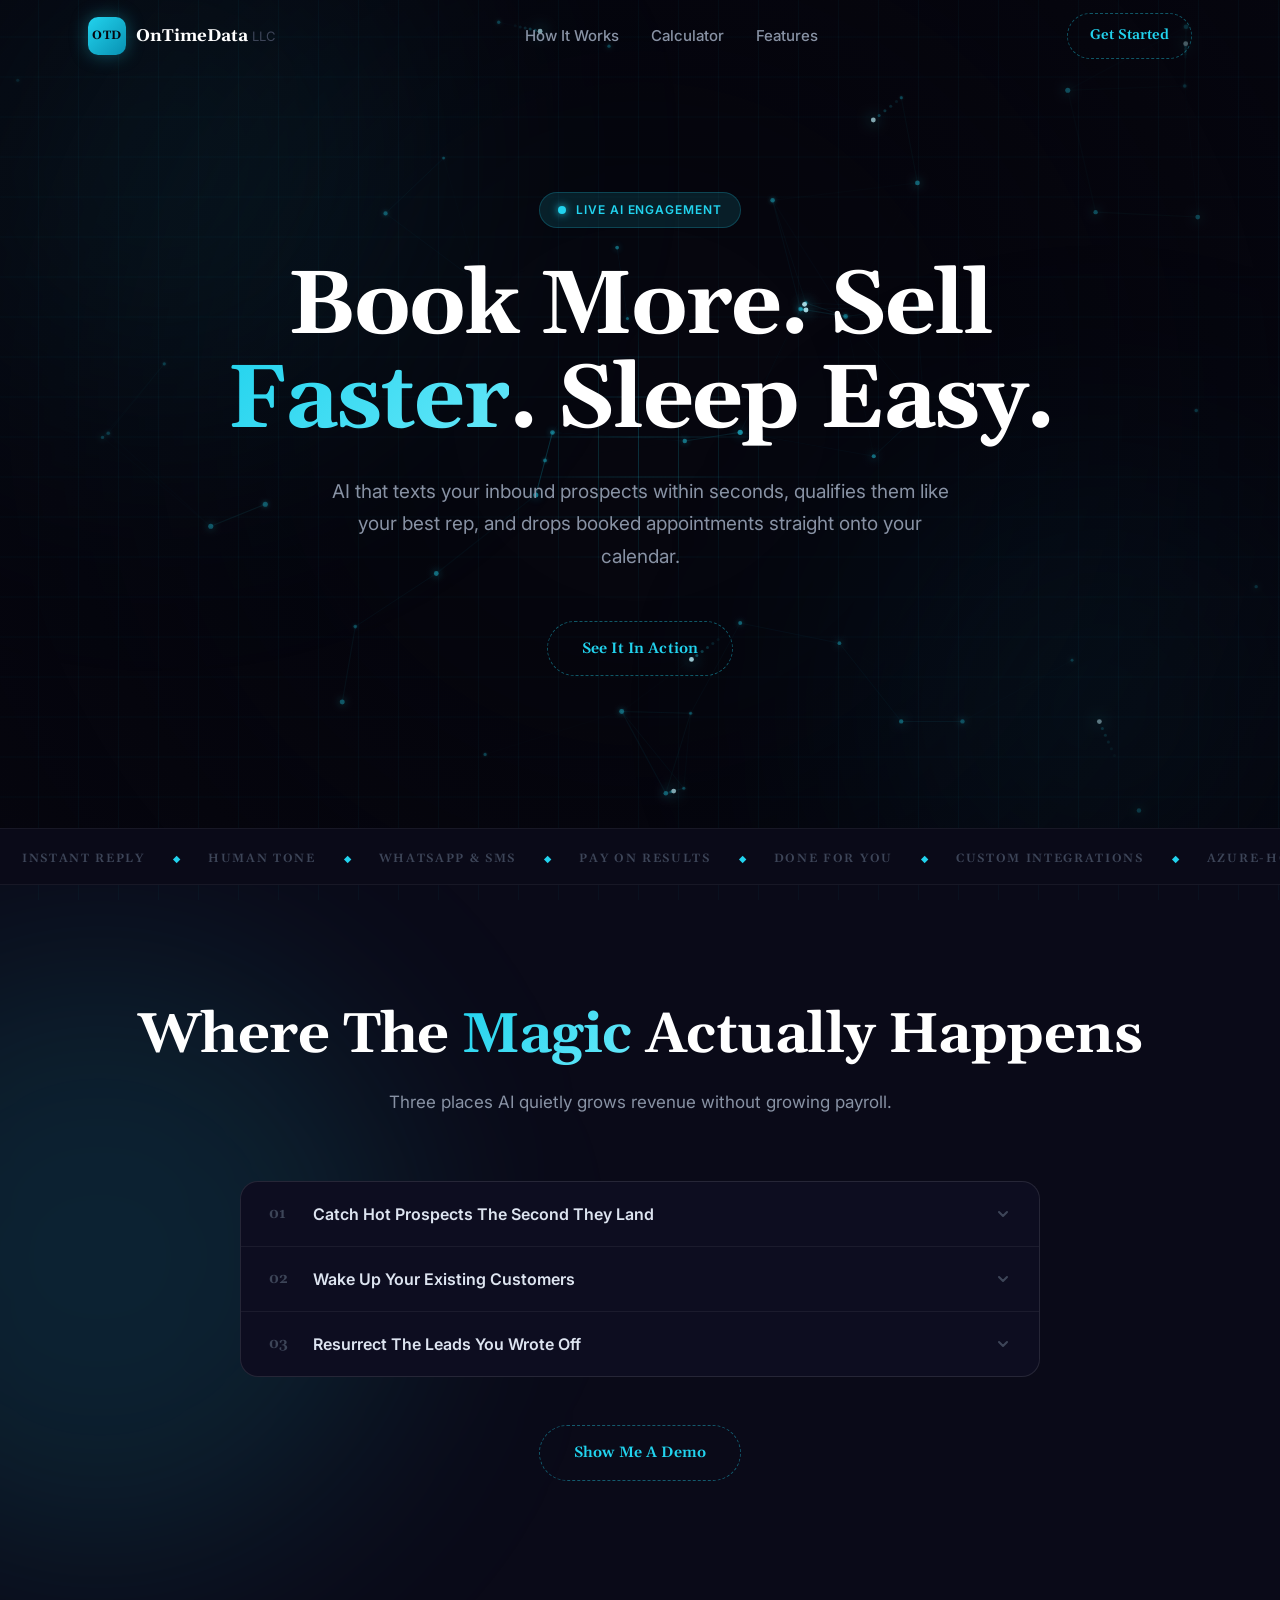
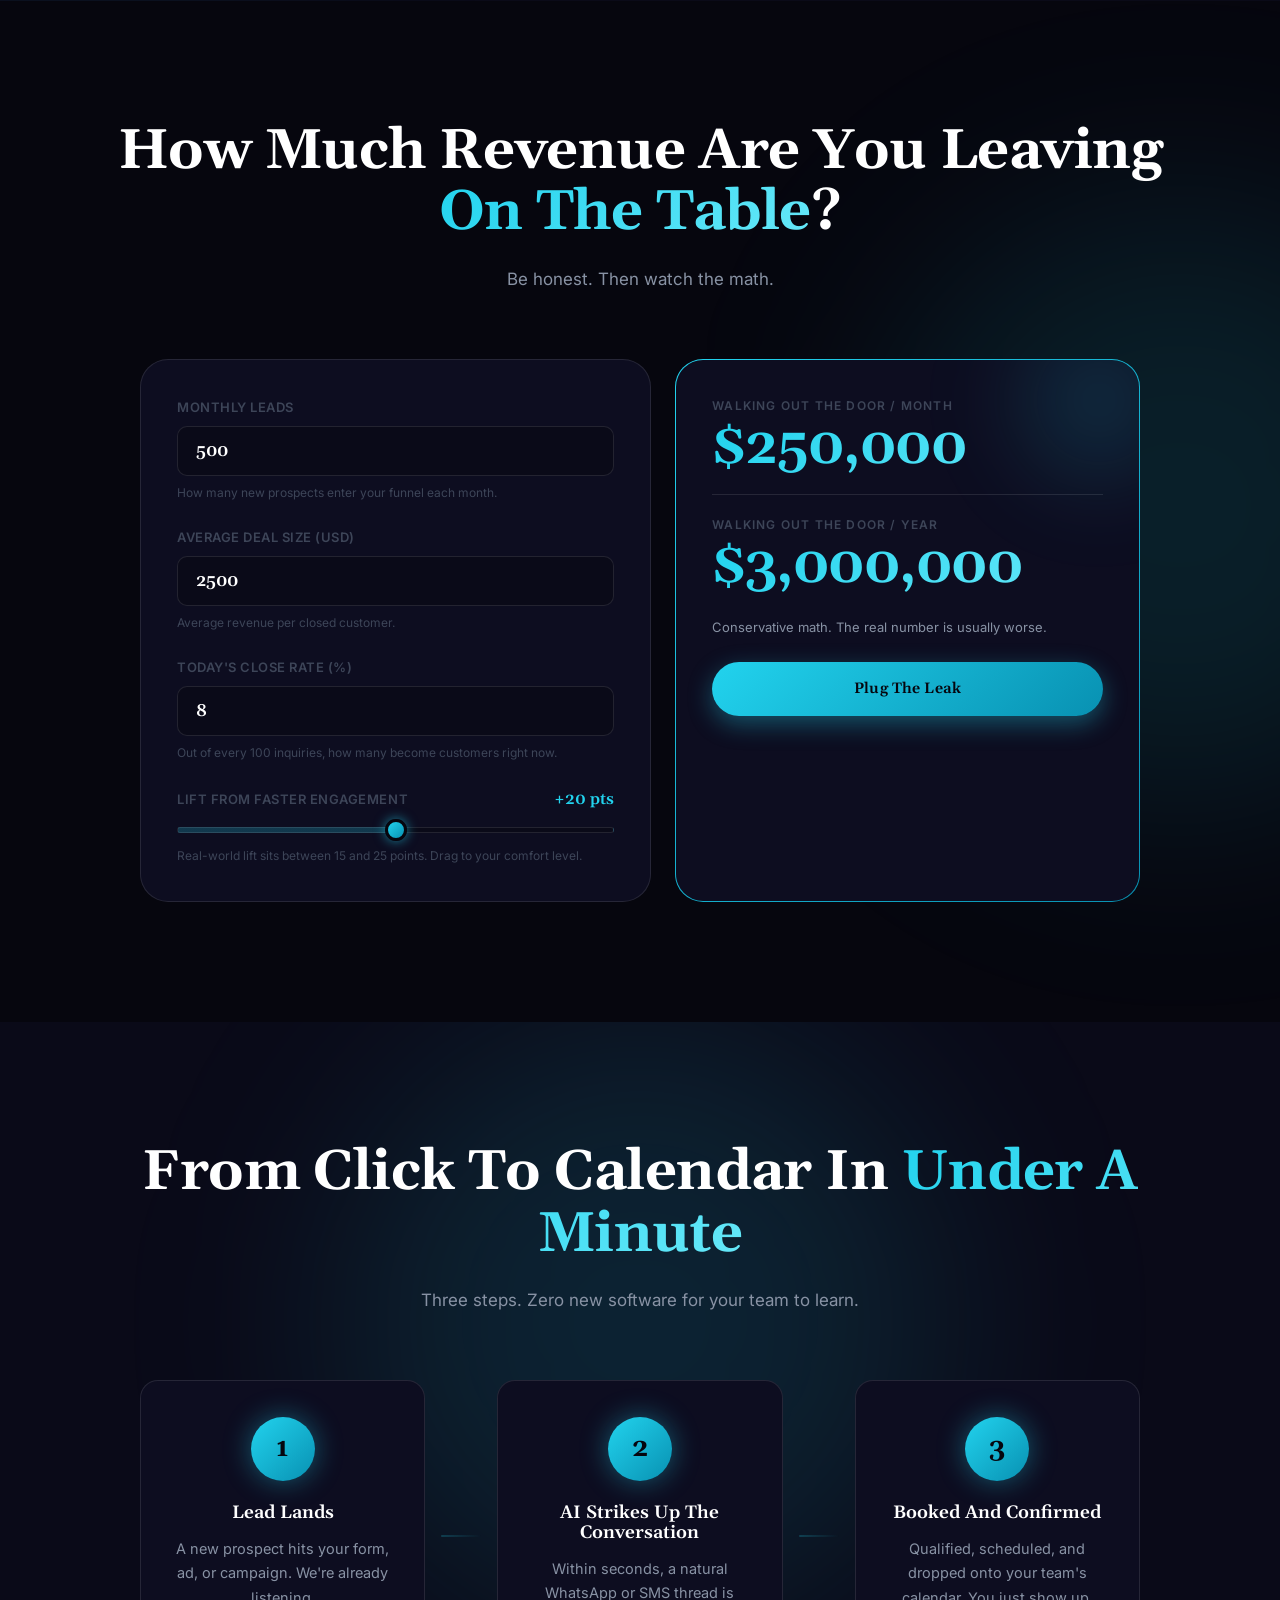
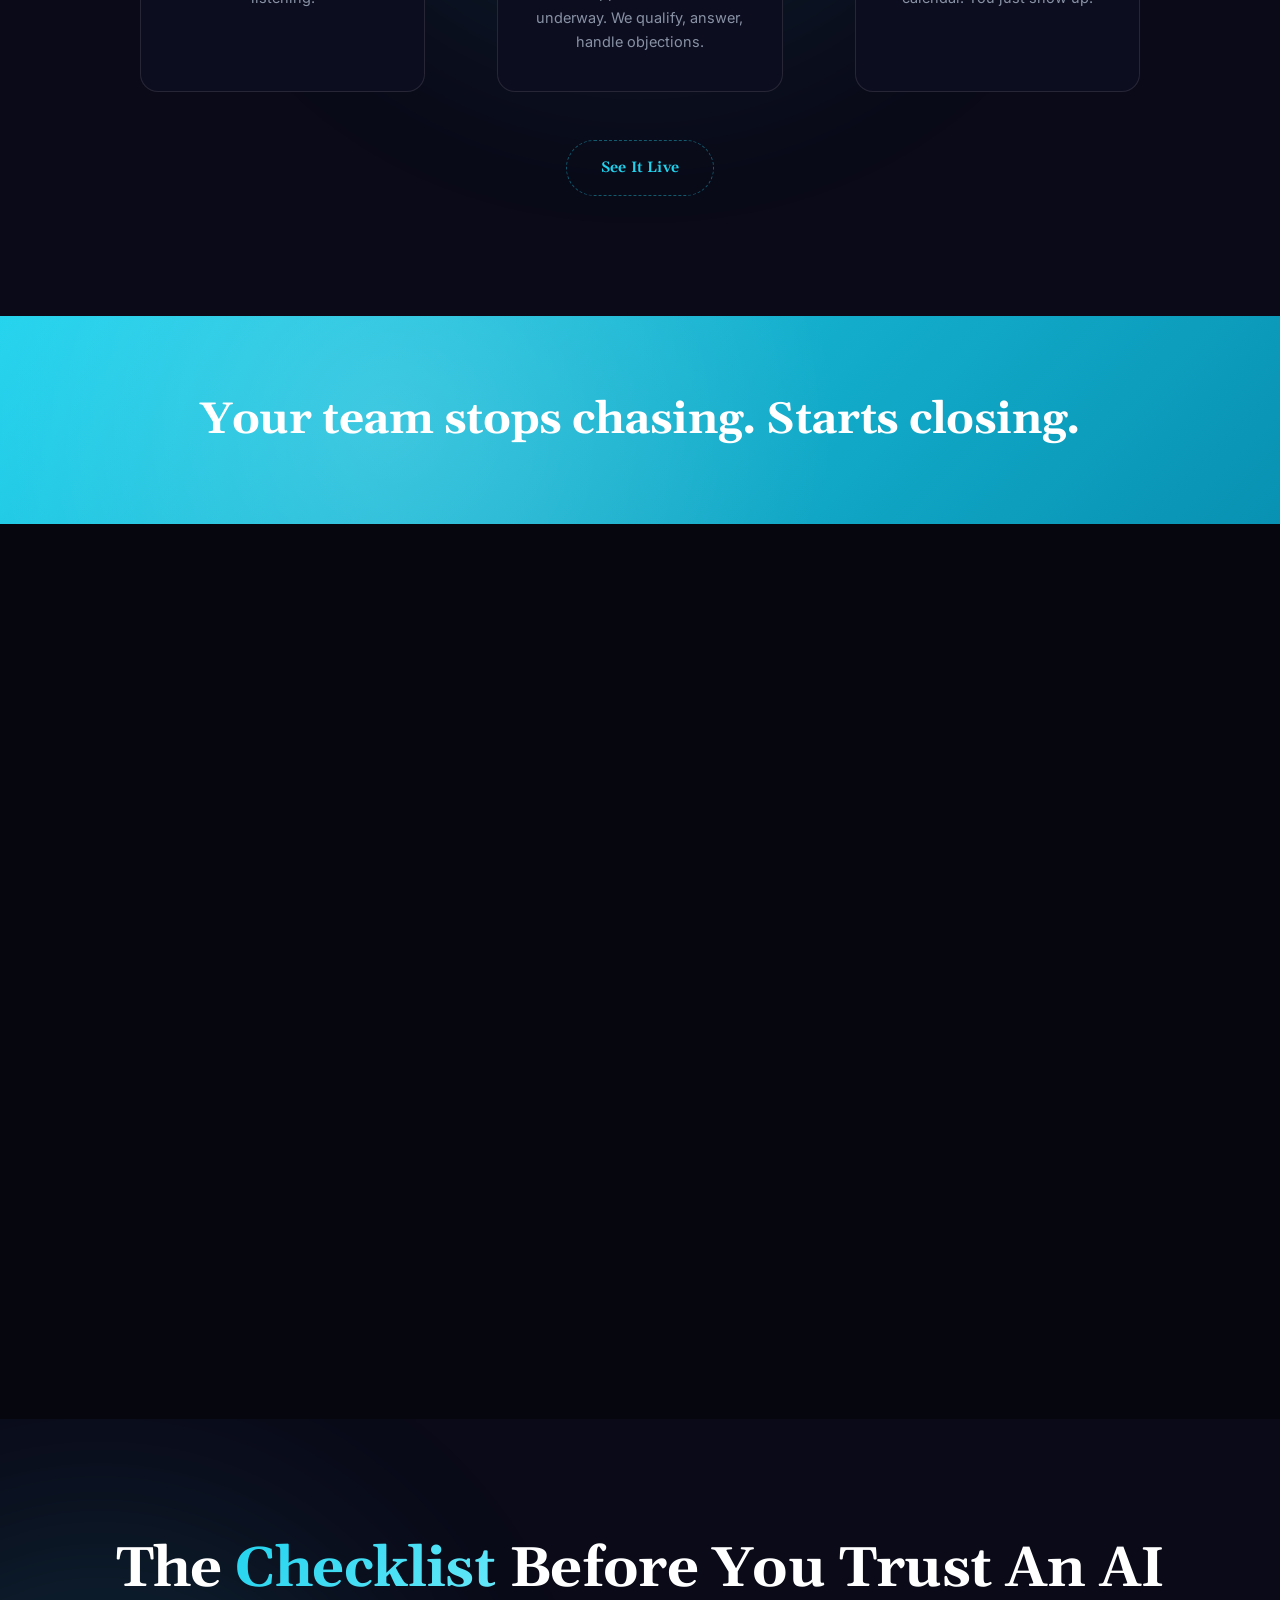
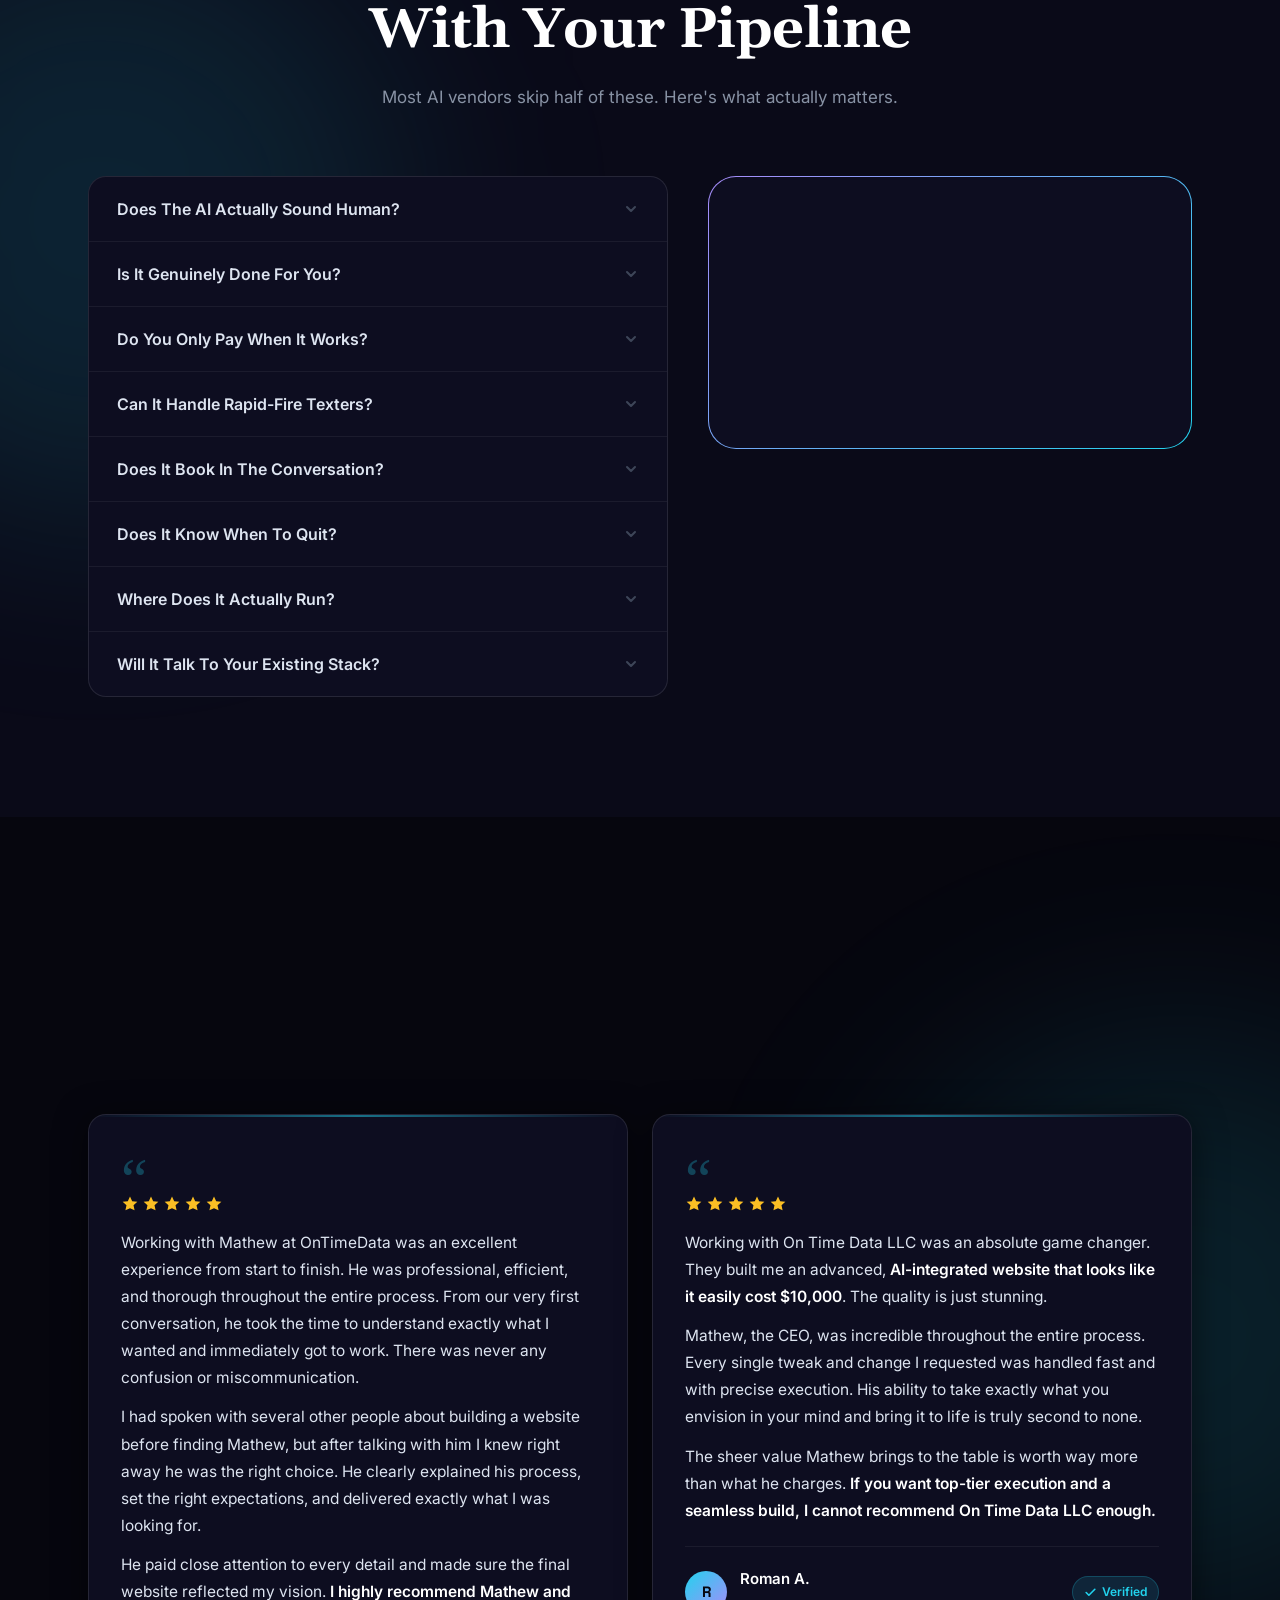
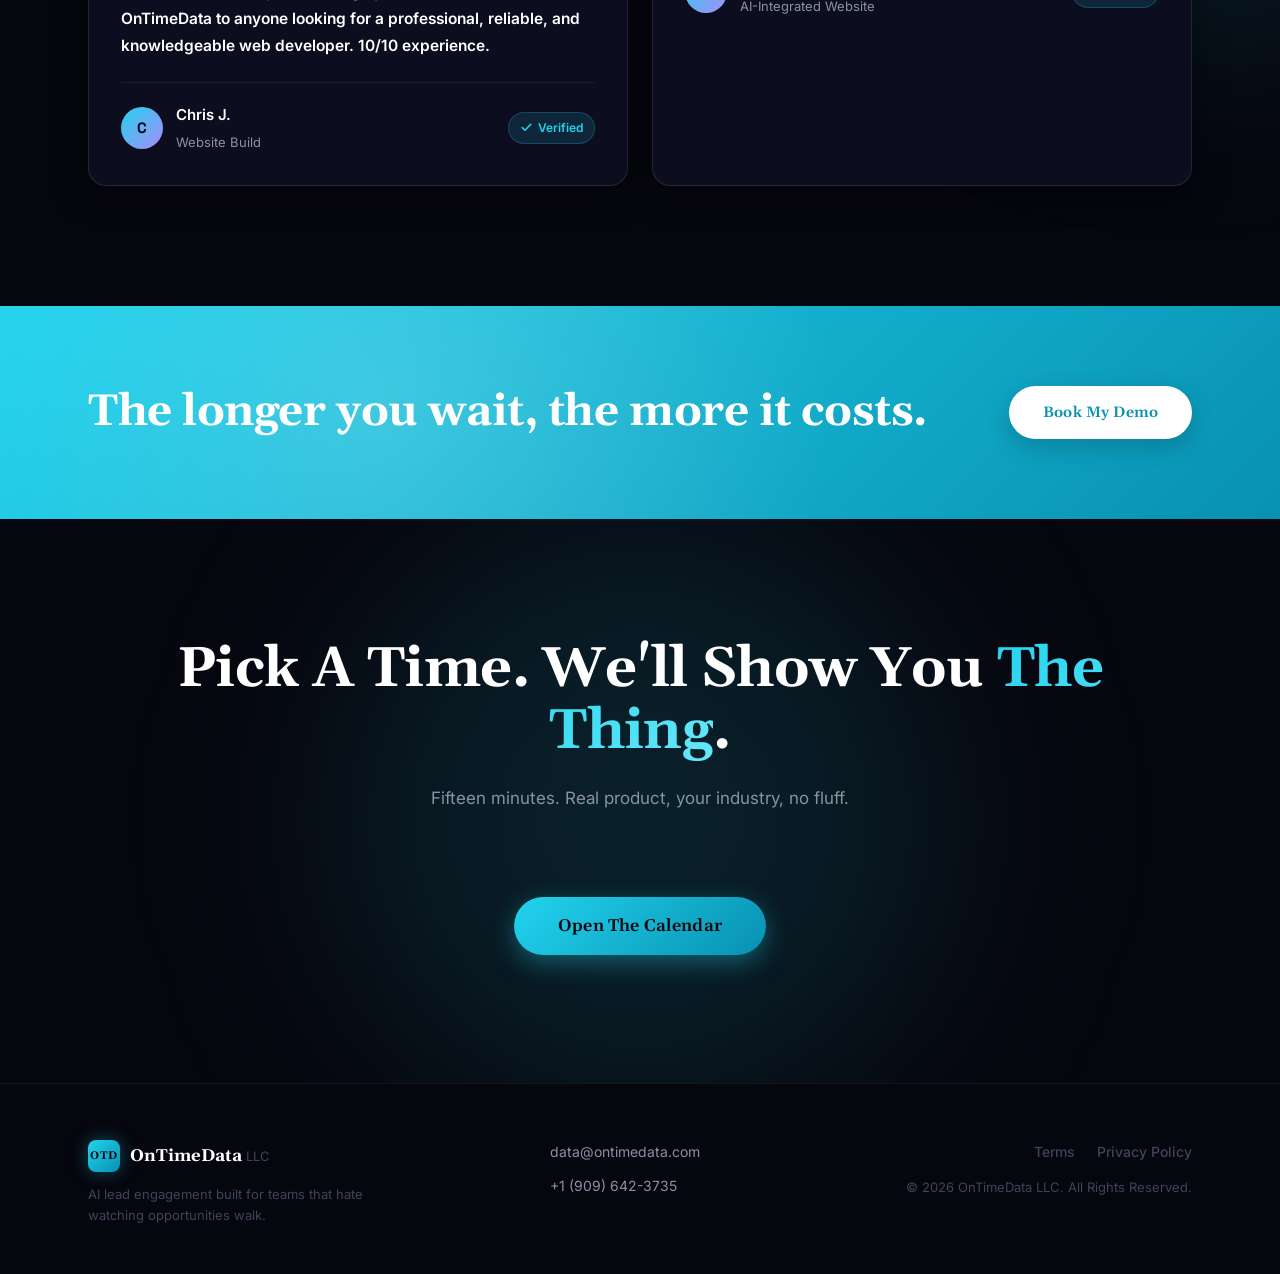
<file: website-v4/index.html>
<!DOCTYPE html>
<html lang="en">
<head>
  <meta charset="UTF-8" />
  <meta name="viewport" content="width=device-width, initial-scale=1.0" />
  <title>OnTimeData | Book More. Sell Faster. Sleep Easy.</title>
  <meta name="description" content="AI that texts your inbound prospects within seconds, qualifies them like your best rep, and drops booked appointments straight onto your calendar." />

  <link rel="preconnect" href="https://fonts.googleapis.com">
  <link rel="preconnect" href="https://fonts.gstatic.com" crossorigin>
  <link href="https://fonts.googleapis.com/css2?family=Inter:wght@400;500;600;700&family=Space+Grotesk:wght@500;600;700&family=Gelasio:wght@500;600;700&display=swap" rel="stylesheet">

  <link rel="stylesheet" href="styles.css?v=3" />

  <!-- ===== testimonials section styles (scoped, uses existing tokens) ===== -->
  <style>
    .testi-grid{
      display:grid;
      grid-template-columns:repeat(2,1fr);
      gap:24px;
      margin-top:8px;
    }
    @media (max-width:820px){ .testi-grid{ grid-template-columns:1fr; } }

    .testi-card{
      position:relative;
      background:var(--bg-card);
      border:1px solid var(--border-2);
      border-radius:var(--rl);
      padding:34px 32px 30px;
      box-shadow:var(--shadow);
      transition:transform var(--ease), border-color var(--ease), box-shadow var(--ease);
      overflow:hidden;
    }
    .testi-card::before{
      content:"";
      position:absolute; inset:0 0 auto 0; height:2px;
      background:linear-gradient(90deg, transparent, var(--cyan), transparent);
      opacity:.5;
    }
    .testi-card:hover{
      transform:translateY(-4px);
      border-color:var(--cyan-b2);
      box-shadow:var(--shadow-lg);
    }
    .testi-mark{
      font-family:Georgia, serif;
      font-size:60px; line-height:1; color:var(--cyan);
      opacity:.28; margin-bottom:-14px;
    }
    .testi-stars{
      display:flex; gap:3px; margin-bottom:16px; color:var(--amber);
    }
    .testi-quote{
      color:var(--text-bright);
      font-size:15.5px; line-height:1.75; margin-bottom:22px;
    }
    .testi-quote p{ margin-bottom:12px; }
    .testi-quote p:last-child{ margin-bottom:0; }
    .testi-quote strong{ color:var(--white); }
    .testi-foot{
      display:flex; align-items:center; gap:13px;
      padding-top:18px; border-top:1px solid var(--border);
    }
    .testi-avatar{
      flex:0 0 auto; width:42px; height:42px; border-radius:50%;
      display:grid; place-items:center;
      font-family:'Space Grotesk',sans-serif; font-weight:700; font-size:15px;
      color:var(--bg); background:linear-gradient(135deg,var(--cyan),var(--purple));
    }
    .testi-name{ color:var(--white); font-weight:600; font-size:15px; line-height:1.2; }
    .testi-role{ color:var(--text); font-size:13px; }
    .testi-verified{
      margin-left:auto; display:inline-flex; align-items:center; gap:5px;
      font-size:12px; color:var(--cyan); font-weight:600;
      background:var(--cyan-g); border:1px solid var(--cyan-b);
      padding:5px 11px; border-radius:999px; white-space:nowrap;
    }

    /* ===== booking CTA + modal ===== */
    .booking-cta-wrap{ text-align:center; padding:20px 0 8px; }
    .btn-pill-lg{ font-size:17px; padding:18px 44px; }
    .booking-cta-note{ color:var(--text); font-size:14px; margin-top:16px; }

    .booking-modal{
      position:fixed; inset:0; z-index:2000;
      display:flex; align-items:center; justify-content:center;
      padding:20px;
      background:rgba(3,3,10,.72);
      -webkit-backdrop-filter:blur(6px); backdrop-filter:blur(6px);
      opacity:0; visibility:hidden; transition:opacity .25s ease, visibility .25s ease;
    }
    .booking-modal.is-open{ opacity:1; visibility:visible; }

    .booking-modal-panel{
      position:relative;
      width:100%; max-width:460px; max-height:90vh;
      background:var(--bg-card); border:1px solid var(--border-2);
      border-radius:var(--rl); box-shadow:var(--shadow-lg);
      overflow:hidden;
      transform:translateY(14px) scale(.98); transition:transform .25s cubic-bezier(.4,0,.2,1);
    }
    .booking-modal.is-open .booking-modal-panel{ transform:translateY(0) scale(1); }

    .booking-modal-close{
      position:absolute; top:12px; right:12px; z-index:3;
      width:38px; height:38px; border-radius:50%;
      display:grid; place-items:center; cursor:pointer;
      background:var(--bg-card-h); border:1px solid var(--border-2);
      color:var(--text-bright); transition:background var(--ease), color var(--ease);
    }
    .booking-modal-close:hover{ background:var(--cyan); color:var(--bg); border-color:var(--cyan); }

    .booking-modal-iframe{
      width:100%; height:78vh; max-height:720px; min-height:560px;
      border:none; display:block;
      filter:invert(1) hue-rotate(180deg);
    }
  </style>
</head>
<body>

  <!-- ========================= INTERACTIVE BACKGROUND ========================= -->
  <div class="bg-layers" aria-hidden="true">
    <div class="bg-grid bg-grid-base"></div>
    <div class="bg-grid bg-grid-bright"></div>
  </div>

  <!-- ========================= NAV ========================= -->
  <nav class="nav" id="nav">
    <div class="container nav-inner">
      <a href="#top" class="logo">
        <span class="logo-icon">OTD</span>
        <span class="logo-words">
          <span class="logo-name">OnTimeData</span>
          <span class="logo-llc">LLC</span>
        </span>
      </a>

      <div class="nav-links">
        <a href="#how-it-works" class="nav-link">How It Works</a>
        <a href="#calculator" class="nav-link">Calculator</a>
        <a href="#features" class="nav-link">Features</a>
      </div>

      <a href="#booking" class="nav-cta">Get Started</a>

      <button class="burger" id="burger" aria-label="Open menu">
        <span></span><span></span><span></span>
      </button>
    </div>

    <div class="mobile-menu" id="mobileMenu">
      <a href="#how-it-works">How It Works</a>
      <a href="#calculator">Calculator</a>
      <a href="#features">Features</a>
      <a href="#booking">Get Started</a>
    </div>
  </nav>

  <!-- ========================= HERO ========================= -->
  <header class="hero" id="top">
    <div class="hero-glow-wrap" data-blob="1">
      <div class="hero-glow hero-glow-purple-1"></div>
    </div>
    <div class="hero-glow-wrap" data-blob="2">
      <div class="hero-glow hero-glow-purple-2"></div>
    </div>

    <!-- Decentralized AI workflow: animated peer-to-peer node mesh -->
    <canvas class="hero-mesh" id="heroMesh" aria-hidden="true"></canvas>

    <div class="hero-inner">
      <div class="hero-badge">
        <span class="pulse-dot"></span>
        Live AI Engagement
      </div>

      <h1 class="hero-title">
        Book More. Sell <span class="accent">Faster</span>. Sleep Easy.
      </h1>
      <p class="hero-sub">
        AI that texts your inbound prospects within seconds, qualifies them like your best rep, and drops booked appointments straight onto your calendar.
      </p>

      <div class="hero-actions">
        <a href="#booking" class="btn-pill btn-pill-outline">See It In Action</a>
      </div>
    </div>
  </header>

  <!-- ========================= MARQUEE TICKER ========================= -->
  <section class="ticker" aria-label="Capabilities">
    <div class="ticker-track">
      <span>Instant Reply</span><span class="sep">&#9670;</span>
      <span>Human Tone</span><span class="sep">&#9670;</span>
      <span>WhatsApp &amp; SMS</span><span class="sep">&#9670;</span>
      <span>Pay On Results</span><span class="sep">&#9670;</span>
      <span>Done For You</span><span class="sep">&#9670;</span>
      <span>Custom Integrations</span><span class="sep">&#9670;</span>
      <span>Azure-Hosted</span><span class="sep">&#9670;</span>
      <span>Setup In Seven Days</span><span class="sep">&#9670;</span>
      <!-- duplicate for seamless loop -->
      <span>Instant Reply</span><span class="sep">&#9670;</span>
      <span>Human Tone</span><span class="sep">&#9670;</span>
      <span>WhatsApp &amp; SMS</span><span class="sep">&#9670;</span>
      <span>Pay On Results</span><span class="sep">&#9670;</span>
      <span>Done For You</span><span class="sep">&#9670;</span>
      <span>Custom Integrations</span><span class="sep">&#9670;</span>
      <span>Azure-Hosted</span><span class="sep">&#9670;</span>
      <span>Setup In Seven Days</span><span class="sep">&#9670;</span>
    </div>
  </section>

  <!-- ========================= BENEFITS ========================= -->
  <section class="section section-alt" id="benefits">
    <div class="section-glow section-glow-left"></div>
    <div class="container">
      <div class="section-header">
        <h2 class="section-title">
          Where The <span class="accent">Magic</span> Actually Happens
        </h2>
        <p class="section-sub">
          Three places AI quietly grows revenue without growing payroll.
        </p>
      </div>

      <div class="accordion" data-accordion>
        <div class="acc-item">
          <button class="acc-trigger" type="button" aria-expanded="false">
            <span class="acc-num">01</span>
            <span class="acc-text">Catch Hot Prospects The Second They Land</span>
            <span class="acc-arrow" aria-hidden="true">
              <svg width="16" height="16" viewBox="0 0 16 16" fill="none"><path d="M4 6l4 4 4-4" stroke="currentColor" stroke-width="2" stroke-linecap="round" stroke-linejoin="round"/></svg>
            </span>
          </button>
          <div class="acc-panel">
            <p>First reply wins. We answer every new inquiry in seconds, on the channel they actually use, with a tone they actually trust.</p>
          </div>
        </div>

        <div class="acc-item">
          <button class="acc-trigger" type="button" aria-expanded="false">
            <span class="acc-num">02</span>
            <span class="acc-text">Wake Up Your Existing Customers</span>
            <span class="acc-arrow" aria-hidden="true">
              <svg width="16" height="16" viewBox="0 0 16 16" fill="none"><path d="M4 6l4 4 4-4" stroke="currentColor" stroke-width="2" stroke-linecap="round" stroke-linejoin="round"/></svg>
            </span>
          </button>
          <div class="acc-panel">
            <p>The easiest revenue you'll ever earn is sitting in your customer list. We re-engage them with check-ins that feel personal, not pitchy.</p>
          </div>
        </div>

        <div class="acc-item">
          <button class="acc-trigger" type="button" aria-expanded="false">
            <span class="acc-num">03</span>
            <span class="acc-text">Resurrect The Leads You Wrote Off</span>
            <span class="acc-arrow" aria-hidden="true">
              <svg width="16" height="16" viewBox="0 0 16 16" fill="none"><path d="M4 6l4 4 4-4" stroke="currentColor" stroke-width="2" stroke-linecap="round" stroke-linejoin="round"/></svg>
            </span>
          </button>
          <div class="acc-panel">
            <p>Old database, new revenue. We restart cold conversations at scale and route the ones who say yes straight to your calendar.</p>
          </div>
        </div>
      </div>

      <div class="center-cta">
        <a href="#booking" class="btn-pill btn-pill-outline">Show Me A Demo</a>
      </div>
    </div>
  </section>

  <!-- ========================= CALCULATOR ========================= -->
  <section class="section" id="calculator">
    <div class="section-glow section-glow-right"></div>
    <div class="container">
      <div class="section-header">
        <h2 class="section-title">
          How Much Revenue Are You Leaving <span class="accent">On The Table</span>?
        </h2>
        <p class="section-sub">
          Be honest. Then watch the math.
        </p>
      </div>

      <div class="calc">
        <div class="calc-inputs">
          <div class="calc-field">
            <label for="leads">Monthly Leads</label>
            <input type="number" id="leads" min="0" step="1" value="500" />
            <span class="calc-help">How many new prospects enter your funnel each month.</span>
          </div>

          <div class="calc-field">
            <label for="deal">Average Deal Size (USD)</label>
            <input type="number" id="deal" min="0" step="50" value="2500" />
            <span class="calc-help">Average revenue per closed customer.</span>
          </div>

          <div class="calc-field">
            <label for="close">Today's Close Rate (%)</label>
            <input type="number" id="close" min="0" max="100" step="0.5" value="8" />
            <span class="calc-help">Out of every 100 inquiries, how many become customers right now.</span>
          </div>

          <div class="calc-field">
            <label for="uplift">
              Lift From Faster Engagement
              <span class="calc-uplift-val" id="upliftVal">20%</span>
            </label>
            <input type="range" id="uplift" min="15" max="25" step="1" value="20" />
            <span class="calc-help">Real-world lift sits between 15 and 25 points. Drag to your comfort level.</span>
          </div>
        </div>

        <div class="calc-output">
          <div class="calc-output-card">
            <span class="calc-output-label">Walking Out The Door / Month</span>
            <span class="calc-output-val" id="lostMonth">$0</span>
          </div>
          <div class="calc-output-divider"></div>
          <div class="calc-output-card">
            <span class="calc-output-label">Walking Out The Door / Year</span>
            <span class="calc-output-val" id="lostYear">$0</span>
          </div>

          <p class="calc-output-note">
            Conservative math. The real number is usually worse.
          </p>

          <a href="#booking" class="btn-pill btn-pill-solid btn-pill-full">Plug The Leak</a>
        </div>
      </div>
    </div>
  </section>

  <!-- ========================= HOW IT WORKS ========================= -->
  <section class="section section-alt" id="how-it-works">
    <div class="section-glow section-glow-center"></div>
    <div class="container">
      <div class="section-header">
        <h2 class="section-title">
          From Click To Calendar In <span class="accent">Under A Minute</span>
        </h2>
        <p class="section-sub">
          Three steps. Zero new software for your team to learn.
        </p>
      </div>

      <div class="steps">
        <div class="step">
          <div class="step-circle">1</div>
          <h3 class="step-title">Lead Lands</h3>
          <p class="step-text">A new prospect hits your form, ad, or campaign. We're already listening.</p>
        </div>

        <div class="step-line" aria-hidden="true"></div>

        <div class="step">
          <div class="step-circle">2</div>
          <h3 class="step-title">AI Strikes Up The Conversation</h3>
          <p class="step-text">Within seconds, a natural WhatsApp or SMS thread is underway. We qualify, answer, handle objections.</p>
        </div>

        <div class="step-line" aria-hidden="true"></div>

        <div class="step">
          <div class="step-circle">3</div>
          <h3 class="step-title">Booked And Confirmed</h3>
          <p class="step-text">Qualified, scheduled, and dropped onto your team's calendar. You just show up.</p>
        </div>
      </div>

      <div class="center-cta">
        <a href="#booking" class="btn-pill btn-pill-outline">See It Live</a>
      </div>
    </div>
  </section>

  <!-- ========================= GRADIENT BANNER ========================= -->
  <section class="gradient-banner">
    <div class="container">
      <h2 class="gradient-banner-title">
        Your team stops chasing. Starts closing.
      </h2>
    </div>
  </section>

  <!-- ========================= INDUSTRIES ========================= -->
  <section class="section" id="industries">
    <div class="container">
      <div class="section-header">
        <h2 class="section-title">
          Industries <span class="accent">Built For This</span>
        </h2>
        <p class="section-sub">
          Lead-heavy industries where speed and follow-up decide who wins the deal.
        </p>
      </div>

      <div class="industries-grid">
        <!-- Automotive -->
        <div class="industry">
          <div class="industry-icon">
            <svg width="32" height="32" viewBox="0 0 32 32" fill="none">
              <path d="M5 20v-3l2-6c.5-1.5 1.5-2 3-2h12c1.5 0 2.5.5 3 2l2 6v3" stroke="currentColor" stroke-width="2" stroke-linecap="round" stroke-linejoin="round"/>
              <path d="M5 20v3a1 1 0 0 0 1 1h2a1 1 0 0 0 1-1v-3" stroke="currentColor" stroke-width="2" stroke-linecap="round"/>
              <path d="M23 20v3a1 1 0 0 0 1 1h2a1 1 0 0 0 1-1v-3" stroke="currentColor" stroke-width="2" stroke-linecap="round"/>
              <circle cx="10" cy="20" r="2" stroke="currentColor" stroke-width="2"/>
              <circle cx="22" cy="20" r="2" stroke="currentColor" stroke-width="2"/>
            </svg>
          </div>
          <span class="industry-name">Automotive</span>
        </div>

        <!-- Travel -->
        <div class="industry">
          <div class="industry-icon">
            <svg width="32" height="32" viewBox="0 0 32 32" fill="none">
              <path d="M16 4l3 9h10l-8 6 3 9-8-6-8 6 3-9-8-6h10z" stroke="currentColor" stroke-width="2" stroke-linejoin="round"/>
            </svg>
          </div>
          <span class="industry-name">Travel</span>
        </div>

        <!-- Solar -->
        <div class="industry">
          <div class="industry-icon">
            <svg width="32" height="32" viewBox="0 0 32 32" fill="none">
              <circle cx="16" cy="16" r="5" stroke="currentColor" stroke-width="2"/>
              <path d="M16 3v3M16 26v3M3 16h3M26 16h3M6.5 6.5l2 2M23.5 23.5l2 2M6.5 25.5l2-2M23.5 8.5l2-2" stroke="currentColor" stroke-width="2" stroke-linecap="round"/>
            </svg>
          </div>
          <span class="industry-name">Solar</span>
        </div>

        <!-- Roofing -->
        <div class="industry">
          <div class="industry-icon">
            <svg width="32" height="32" viewBox="0 0 32 32" fill="none">
              <path d="M3 16L16 5l13 11" stroke="currentColor" stroke-width="2" stroke-linecap="round" stroke-linejoin="round"/>
              <path d="M6 14v13h20V14" stroke="currentColor" stroke-width="2" stroke-linecap="round" stroke-linejoin="round"/>
            </svg>
          </div>
          <span class="industry-name">Roofing</span>
        </div>

        <!-- Siding -->
        <div class="industry">
          <div class="industry-icon">
            <svg width="32" height="32" viewBox="0 0 32 32" fill="none">
              <rect x="5" y="6" width="22" height="20" rx="1" stroke="currentColor" stroke-width="2"/>
              <path d="M5 12h22M5 18h22M5 24h22" stroke="currentColor" stroke-width="2"/>
            </svg>
          </div>
          <span class="industry-name">Siding</span>
        </div>

        <!-- Window Remodeling -->
        <div class="industry">
          <div class="industry-icon">
            <svg width="32" height="32" viewBox="0 0 32 32" fill="none">
              <rect x="5" y="5" width="22" height="22" rx="1" stroke="currentColor" stroke-width="2"/>
              <path d="M16 5v22M5 16h22" stroke="currentColor" stroke-width="2"/>
            </svg>
          </div>
          <span class="industry-name">Window Remodeling</span>
        </div>

        <!-- Clinics -->
        <div class="industry">
          <div class="industry-icon">
            <svg width="32" height="32" viewBox="0 0 32 32" fill="none">
              <rect x="13" y="5" width="6" height="22" rx="1" stroke="currentColor" stroke-width="2"/>
              <rect x="5" y="13" width="22" height="6" rx="1" stroke="currentColor" stroke-width="2"/>
            </svg>
          </div>
          <span class="industry-name">Clinics</span>
        </div>

        <!-- Kitchen Remodeling -->
        <div class="industry">
          <div class="industry-icon">
            <svg width="32" height="32" viewBox="0 0 32 32" fill="none">
              <path d="M8 5v9M12 5v9M10 14v13" stroke="currentColor" stroke-width="2" stroke-linecap="round"/>
              <path d="M22 5c-2 0-3 1-3 4v6h6V5z" stroke="currentColor" stroke-width="2" stroke-linejoin="round"/>
              <path d="M22 15v12" stroke="currentColor" stroke-width="2" stroke-linecap="round"/>
            </svg>
          </div>
          <span class="industry-name">Kitchen Remodeling</span>
        </div>

        <!-- Flooring -->
        <div class="industry">
          <div class="industry-icon">
            <svg width="32" height="32" viewBox="0 0 32 32" fill="none">
              <rect x="4" y="6" width="8" height="6" stroke="currentColor" stroke-width="2"/>
              <rect x="14" y="6" width="14" height="6" stroke="currentColor" stroke-width="2"/>
              <rect x="4" y="14" width="14" height="6" stroke="currentColor" stroke-width="2"/>
              <rect x="20" y="14" width="8" height="6" stroke="currentColor" stroke-width="2"/>
              <rect x="4" y="22" width="8" height="6" stroke="currentColor" stroke-width="2"/>
              <rect x="14" y="22" width="14" height="6" stroke="currentColor" stroke-width="2"/>
            </svg>
          </div>
          <span class="industry-name">Flooring</span>
        </div>

        <!-- Hotels -->
        <div class="industry">
          <div class="industry-icon">
            <svg width="32" height="32" viewBox="0 0 32 32" fill="none">
              <path d="M4 27V9a1 1 0 0 1 1-1h9v19" stroke="currentColor" stroke-width="2" stroke-linecap="round" stroke-linejoin="round"/>
              <path d="M14 14h13a1 1 0 0 1 1 1v12" stroke="currentColor" stroke-width="2" stroke-linecap="round" stroke-linejoin="round"/>
              <path d="M2 27h28" stroke="currentColor" stroke-width="2" stroke-linecap="round"/>
              <path d="M8 12h2M8 16h2M8 20h2M19 19h4M19 23h4" stroke="currentColor" stroke-width="2" stroke-linecap="round"/>
            </svg>
          </div>
          <span class="industry-name">Hotels</span>
        </div>

        <!-- And More -->
        <div class="industry">
          <div class="industry-icon">
            <svg width="32" height="32" viewBox="0 0 32 32" fill="none">
              <circle cx="8" cy="16" r="2" fill="currentColor"/>
              <circle cx="16" cy="16" r="2" fill="currentColor"/>
              <circle cx="24" cy="16" r="2" fill="currentColor"/>
            </svg>
          </div>
          <span class="industry-name">And More</span>
        </div>
      </div>
    </div>
  </section>

  <!-- ========================= FEATURES ========================= -->
  <section class="section section-alt" id="features">
    <div class="section-glow section-glow-left"></div>
    <div class="container">
      <div class="section-header">
        <h2 class="section-title">
          The <span class="accent">Checklist</span> Before You Trust An AI With Your Pipeline
        </h2>
        <p class="section-sub">
          Most AI vendors skip half of these. Here's what actually matters.
        </p>
      </div>

      <div class="features-grid">
        <div class="features-list">
          <div class="accordion features-accordion" data-accordion>
            <div class="acc-item">
              <button class="acc-trigger" type="button" aria-expanded="false">
                <span class="acc-text">Does The AI Actually Sound Human?</span>
                <span class="acc-arrow" aria-hidden="true">
                  <svg width="16" height="16" viewBox="0 0 16 16" fill="none"><path d="M4 6l4 4 4-4" stroke="currentColor" stroke-width="2" stroke-linecap="round" stroke-linejoin="round"/></svg>
                </span>
              </button>
              <div class="acc-panel"><p>If your prospect can tell it's a bot in two messages, you've lost them. Our AI texts like the rep you wish you could clone.</p></div>
            </div>

            <div class="acc-item">
              <button class="acc-trigger" type="button" aria-expanded="false">
                <span class="acc-text">Is It Genuinely Done For You?</span>
                <span class="acc-arrow" aria-hidden="true">
                  <svg width="16" height="16" viewBox="0 0 16 16" fill="none"><path d="M4 6l4 4 4-4" stroke="currentColor" stroke-width="2" stroke-linecap="round" stroke-linejoin="round"/></svg>
                </span>
              </button>
              <div class="acc-panel"><p>Built, trained, and live in under seven days. You don't touch a prompt. You don't manage a workflow. You just watch bookings show up.</p></div>
            </div>

            <div class="acc-item">
              <button class="acc-trigger" type="button" aria-expanded="false">
                <span class="acc-text">Do You Only Pay When It Works?</span>
                <span class="acc-arrow" aria-hidden="true">
                  <svg width="16" height="16" viewBox="0 0 16 16" fill="none"><path d="M4 6l4 4 4-4" stroke="currentColor" stroke-width="2" stroke-linecap="round" stroke-linejoin="round"/></svg>
                </span>
              </button>
              <div class="acc-panel"><p>Zero upfront. Run a free trial on real traffic. Pay only when the AI closes appointments. Real skin in the game.</p></div>
            </div>

            <div class="acc-item">
              <button class="acc-trigger" type="button" aria-expanded="false">
                <span class="acc-text">Can It Handle Rapid-Fire Texters?</span>
                <span class="acc-arrow" aria-hidden="true">
                  <svg width="16" height="16" viewBox="0 0 16 16" fill="none"><path d="M4 6l4 4 4-4" stroke="currentColor" stroke-width="2" stroke-linecap="round" stroke-linejoin="round"/></svg>
                </span>
              </button>
              <div class="acc-panel"><p>When a prospect fires off three messages in ten seconds, the AI reads the room, waits, then responds to the whole thread in one natural reply.</p></div>
            </div>

            <div class="acc-item">
              <button class="acc-trigger" type="button" aria-expanded="false">
                <span class="acc-text">Does It Book In The Conversation?</span>
                <span class="acc-arrow" aria-hidden="true">
                  <svg width="16" height="16" viewBox="0 0 16 16" fill="none"><path d="M4 6l4 4 4-4" stroke="currentColor" stroke-width="2" stroke-linecap="round" stroke-linejoin="round"/></svg>
                </span>
              </button>
              <div class="acc-panel"><p>No "click this link" awkwardness. The AI proposes times mid-conversation and locks the appointment in. Conversions jump every time.</p></div>
            </div>

            <div class="acc-item">
              <button class="acc-trigger" type="button" aria-expanded="false">
                <span class="acc-text">Does It Know When To Quit?</span>
                <span class="acc-arrow" aria-hidden="true">
                  <svg width="16" height="16" viewBox="0 0 16 16" fill="none"><path d="M4 6l4 4 4-4" stroke="currentColor" stroke-width="2" stroke-linecap="round" stroke-linejoin="round"/></svg>
                </span>
              </button>
              <div class="acc-panel"><p>When a prospect says no, means it, and isn't coming back, the AI stops. No pestering. No damaged brand.</p></div>
            </div>

            <div class="acc-item">
              <button class="acc-trigger" type="button" aria-expanded="false">
                <span class="acc-text">Where Does It Actually Run?</span>
                <span class="acc-arrow" aria-hidden="true">
                  <svg width="16" height="16" viewBox="0 0 16 16" fill="none"><path d="M4 6l4 4 4-4" stroke="currentColor" stroke-width="2" stroke-linecap="round" stroke-linejoin="round"/></svg>
                </span>
              </button>
              <div class="acc-panel"><p>Enterprise-grade Azure infrastructure. End-to-end encrypted. No fragile no-code Frankenstein stacks duct-taped together.</p></div>
            </div>

            <div class="acc-item">
              <button class="acc-trigger" type="button" aria-expanded="false">
                <span class="acc-text">Will It Talk To Your Existing Stack?</span>
                <span class="acc-arrow" aria-hidden="true">
                  <svg width="16" height="16" viewBox="0 0 16 16" fill="none"><path d="M4 6l4 4 4-4" stroke="currentColor" stroke-width="2" stroke-linecap="round" stroke-linejoin="round"/></svg>
                </span>
              </button>
              <div class="acc-panel"><p>Custom-coded integrations to whatever CRM, calendar, or pipeline you already run. We adapt to your workflow, not the other way around.</p></div>
            </div>
          </div>
        </div>

        <!-- Right column: visual placeholder for later -->
        <div class="features-visual">
          <video class="features-visual-video" autoplay muted loop playsinline>
            <source src="ai-workflow-animated.mp4" type="video/mp4" />
          </video>
        </div>
      </div>
    </div>
  </section>

  <!-- ========================= TESTIMONIALS ========================= -->
  <section class="section" id="testimonials">
    <div class="section-glow section-glow-right"></div>
    <div class="container">
      <div class="section-header">
        <h2 class="section-title">
          Don't Take Our Word <span class="accent">For It</span>
        </h2>
        <p class="section-sub">
          Real clients. Real builds. Real results.
        </p>
      </div>

      <div class="testi-grid">
        <!-- Testimonial 1 -->
        <figure class="testi-card">
          <div class="testi-mark">&ldquo;</div>
          <div class="testi-stars" aria-label="5 out of 5 stars">
            <svg width="18" height="18" viewBox="0 0 24 24" fill="currentColor"><path d="M12 2l2.9 6.3 6.9.7-5.1 4.6 1.4 6.8L12 17.8 5.9 20.4l1.4-6.8L2.2 9l6.9-.7z"/></svg>
            <svg width="18" height="18" viewBox="0 0 24 24" fill="currentColor"><path d="M12 2l2.9 6.3 6.9.7-5.1 4.6 1.4 6.8L12 17.8 5.9 20.4l1.4-6.8L2.2 9l6.9-.7z"/></svg>
            <svg width="18" height="18" viewBox="0 0 24 24" fill="currentColor"><path d="M12 2l2.9 6.3 6.9.7-5.1 4.6 1.4 6.8L12 17.8 5.9 20.4l1.4-6.8L2.2 9l6.9-.7z"/></svg>
            <svg width="18" height="18" viewBox="0 0 24 24" fill="currentColor"><path d="M12 2l2.9 6.3 6.9.7-5.1 4.6 1.4 6.8L12 17.8 5.9 20.4l1.4-6.8L2.2 9l6.9-.7z"/></svg>
            <svg width="18" height="18" viewBox="0 0 24 24" fill="currentColor"><path d="M12 2l2.9 6.3 6.9.7-5.1 4.6 1.4 6.8L12 17.8 5.9 20.4l1.4-6.8L2.2 9l6.9-.7z"/></svg>
          </div>
          <blockquote class="testi-quote">
            <p>Working with Mathew at OnTimeData was an excellent experience from start to finish. He was professional, efficient, and thorough throughout the entire process. From our very first conversation, he took the time to understand exactly what I wanted and immediately got to work. There was never any confusion or miscommunication.</p>
            <p>I had spoken with several other people about building a website before finding Mathew, but after talking with him I knew right away he was the right choice. He clearly explained his process, set the right expectations, and delivered exactly what I was looking for.</p>
            <p>He paid close attention to every detail and made sure the final website reflected my vision. <strong>I highly recommend Mathew and OnTimeData to anyone looking for a professional, reliable, and knowledgeable web developer. 10/10 experience.</strong></p>
          </blockquote>
          <figcaption class="testi-foot">
            <span class="testi-avatar">C</span>
            <span>
              <span class="testi-name">Chris J.</span><br>
              <span class="testi-role">Website Build</span>
            </span>
            <span class="testi-verified">
              <svg width="13" height="13" viewBox="0 0 24 24" fill="none"><path d="M20 6L9 17l-5-5" stroke="currentColor" stroke-width="3" stroke-linecap="round" stroke-linejoin="round"/></svg>
              Verified
            </span>
          </figcaption>
        </figure>

        <!-- Testimonial 2 -->
        <figure class="testi-card">
          <div class="testi-mark">&ldquo;</div>
          <div class="testi-stars" aria-label="5 out of 5 stars">
            <svg width="18" height="18" viewBox="0 0 24 24" fill="currentColor"><path d="M12 2l2.9 6.3 6.9.7-5.1 4.6 1.4 6.8L12 17.8 5.9 20.4l1.4-6.8L2.2 9l6.9-.7z"/></svg>
            <svg width="18" height="18" viewBox="0 0 24 24" fill="currentColor"><path d="M12 2l2.9 6.3 6.9.7-5.1 4.6 1.4 6.8L12 17.8 5.9 20.4l1.4-6.8L2.2 9l6.9-.7z"/></svg>
            <svg width="18" height="18" viewBox="0 0 24 24" fill="currentColor"><path d="M12 2l2.9 6.3 6.9.7-5.1 4.6 1.4 6.8L12 17.8 5.9 20.4l1.4-6.8L2.2 9l6.9-.7z"/></svg>
            <svg width="18" height="18" viewBox="0 0 24 24" fill="currentColor"><path d="M12 2l2.9 6.3 6.9.7-5.1 4.6 1.4 6.8L12 17.8 5.9 20.4l1.4-6.8L2.2 9l6.9-.7z"/></svg>
            <svg width="18" height="18" viewBox="0 0 24 24" fill="currentColor"><path d="M12 2l2.9 6.3 6.9.7-5.1 4.6 1.4 6.8L12 17.8 5.9 20.4l1.4-6.8L2.2 9l6.9-.7z"/></svg>
          </div>
          <blockquote class="testi-quote">
            <p>Working with On Time Data LLC was an absolute game changer. They built me an advanced, <strong>AI-integrated website that looks like it easily cost $10,000</strong>. The quality is just stunning.</p>
            <p>Mathew, the CEO, was incredible throughout the entire process. Every single tweak and change I requested was handled fast and with precise execution. His ability to take exactly what you envision in your mind and bring it to life is truly second to none.</p>
            <p>The sheer value Mathew brings to the table is worth way more than what he charges. <strong>If you want top-tier execution and a seamless build, I cannot recommend On Time Data LLC enough.</strong></p>
          </blockquote>
          <figcaption class="testi-foot">
            <span class="testi-avatar">R</span>
            <span>
              <span class="testi-name">Roman A.</span><br>
              <span class="testi-role">AI-Integrated Website</span>
            </span>
            <span class="testi-verified">
              <svg width="13" height="13" viewBox="0 0 24 24" fill="none"><path d="M20 6L9 17l-5-5" stroke="currentColor" stroke-width="3" stroke-linecap="round" stroke-linejoin="round"/></svg>
              Verified
            </span>
          </figcaption>
        </figure>
      </div>
    </div>
  </section>

  <!-- ========================= CTA BANNER ========================= -->
  <section class="gradient-banner gradient-banner-cta">
    <div class="container gradient-banner-inner">
      <h2 class="gradient-banner-title">The longer you wait, the more it costs.</h2>
      <a href="#booking" class="btn-pill btn-pill-solid btn-pill-light">Book My Demo</a>
    </div>
  </section>

  <!-- ========================= BOOKING ========================= -->
  <section class="section" id="booking">
    <div class="section-glow section-glow-center"></div>
    <div class="container">
      <div class="section-header">
        <h2 class="section-title">
          Pick A Time. We'll Show You <span class="accent">The Thing</span>.
        </h2>
        <p class="section-sub">
          Fifteen minutes. Real product, your industry, no fluff.
        </p>
      </div>

      <div class="booking-cta-wrap">
        <button type="button" class="btn-pill btn-pill-solid btn-pill-lg" data-booking-open>
          Open The Calendar
        </button>
      </div>
    </div>
  </section>

  <!-- ========================= FOOTER ========================= -->
  <footer class="footer">
    <div class="container footer-inner">
      <div class="footer-brand">
        <a href="#top" class="logo">
          <span class="logo-icon small">OTD</span>
          <span class="logo-words">
            <span class="logo-name">OnTimeData</span>
            <span class="logo-llc">LLC</span>
          </span>
        </a>
        <p class="footer-tag">AI lead engagement built for teams that hate watching opportunities walk.</p>
      </div>

      <div class="footer-contact">
        <a href="mailto:data@ontimedata.com" class="footer-contact-item">data@ontimedata.com</a>
        <a href="tel:+19096423735" class="footer-contact-item">+1 (909) 642-3735</a>
      </div>

      <div class="footer-legal">
        <div class="footer-nav">
          <a href="/terms.html">Terms</a>
          <a href="/privacy.html">Privacy Policy</a>
        </div>
        <p>&copy; 2026 OnTimeData LLC. All Rights Reserved.</p>
      </div>
    </div>
  </footer>

  <!-- ========================= BOOKING MODAL ========================= -->
  <div class="booking-modal" id="bookingModal" role="dialog" aria-modal="true" aria-label="Book a demo">
    <div class="booking-modal-panel">
      <button type="button" class="booking-modal-close" id="bookingModalClose" aria-label="Close">
        <svg width="18" height="18" viewBox="0 0 24 24" fill="none"><path d="M6 6l12 12M18 6L6 18" stroke="currentColor" stroke-width="2.2" stroke-linecap="round"/></svg>
      </button>
      <iframe class="booking-modal-iframe"
              id="bookingModalIframe"
              data-src="https://api.leadconnectorhq.com/widget/booking/IMOSapMbld7olj3vsu9X"
              scrolling="no"
              title="Booking calendar"></iframe>
    </div>
  </div>

  <script>
    (function () {
      var modal  = document.getElementById('bookingModal');
      var iframe = document.getElementById('bookingModalIframe');
      var closeBtn = document.getElementById('bookingModalClose');
      var loaded = false;

      function openModal(e) {
        if (e) e.preventDefault();
        if (!loaded) { iframe.src = iframe.getAttribute('data-src'); loaded = true; }
        modal.classList.add('is-open');
        document.body.style.overflow = 'hidden';
      }
      function closeModal() {
        modal.classList.remove('is-open');
        document.body.style.overflow = '';
      }

      // Any booking CTA opens the modal instead of scrolling to an open embed
      document.querySelectorAll('a[href="#booking"], [data-booking-open]').forEach(function (el) {
        el.addEventListener('click', openModal);
      });

      closeBtn.addEventListener('click', closeModal);
      modal.addEventListener('click', function (e) { if (e.target === modal) closeModal(); });
      document.addEventListener('keydown', function (e) { if (e.key === 'Escape') closeModal(); });
    })();
  </script>

  <script src="https://link.msgsndr.com/js/form_embed.js" type="text/javascript"></script>
  <script src="script.js?v=3"></script>
</body>
</html>
</file>
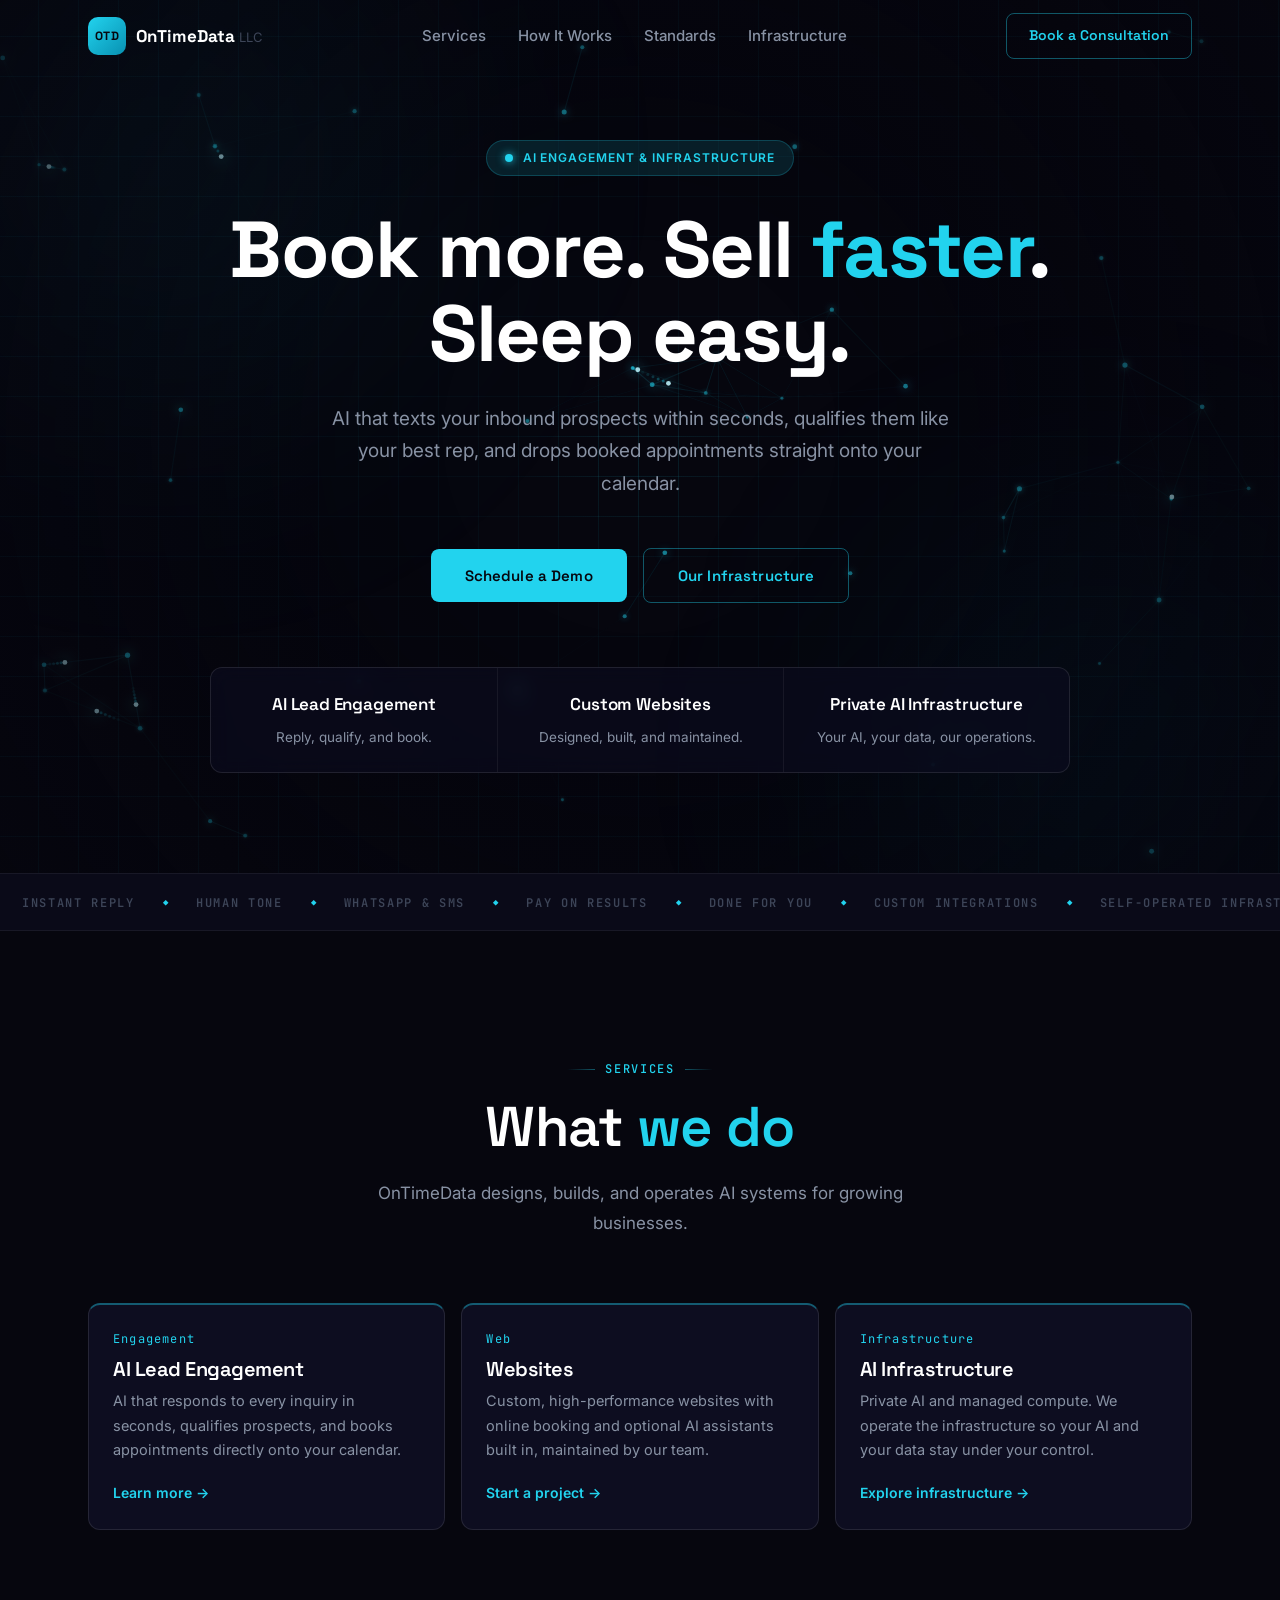
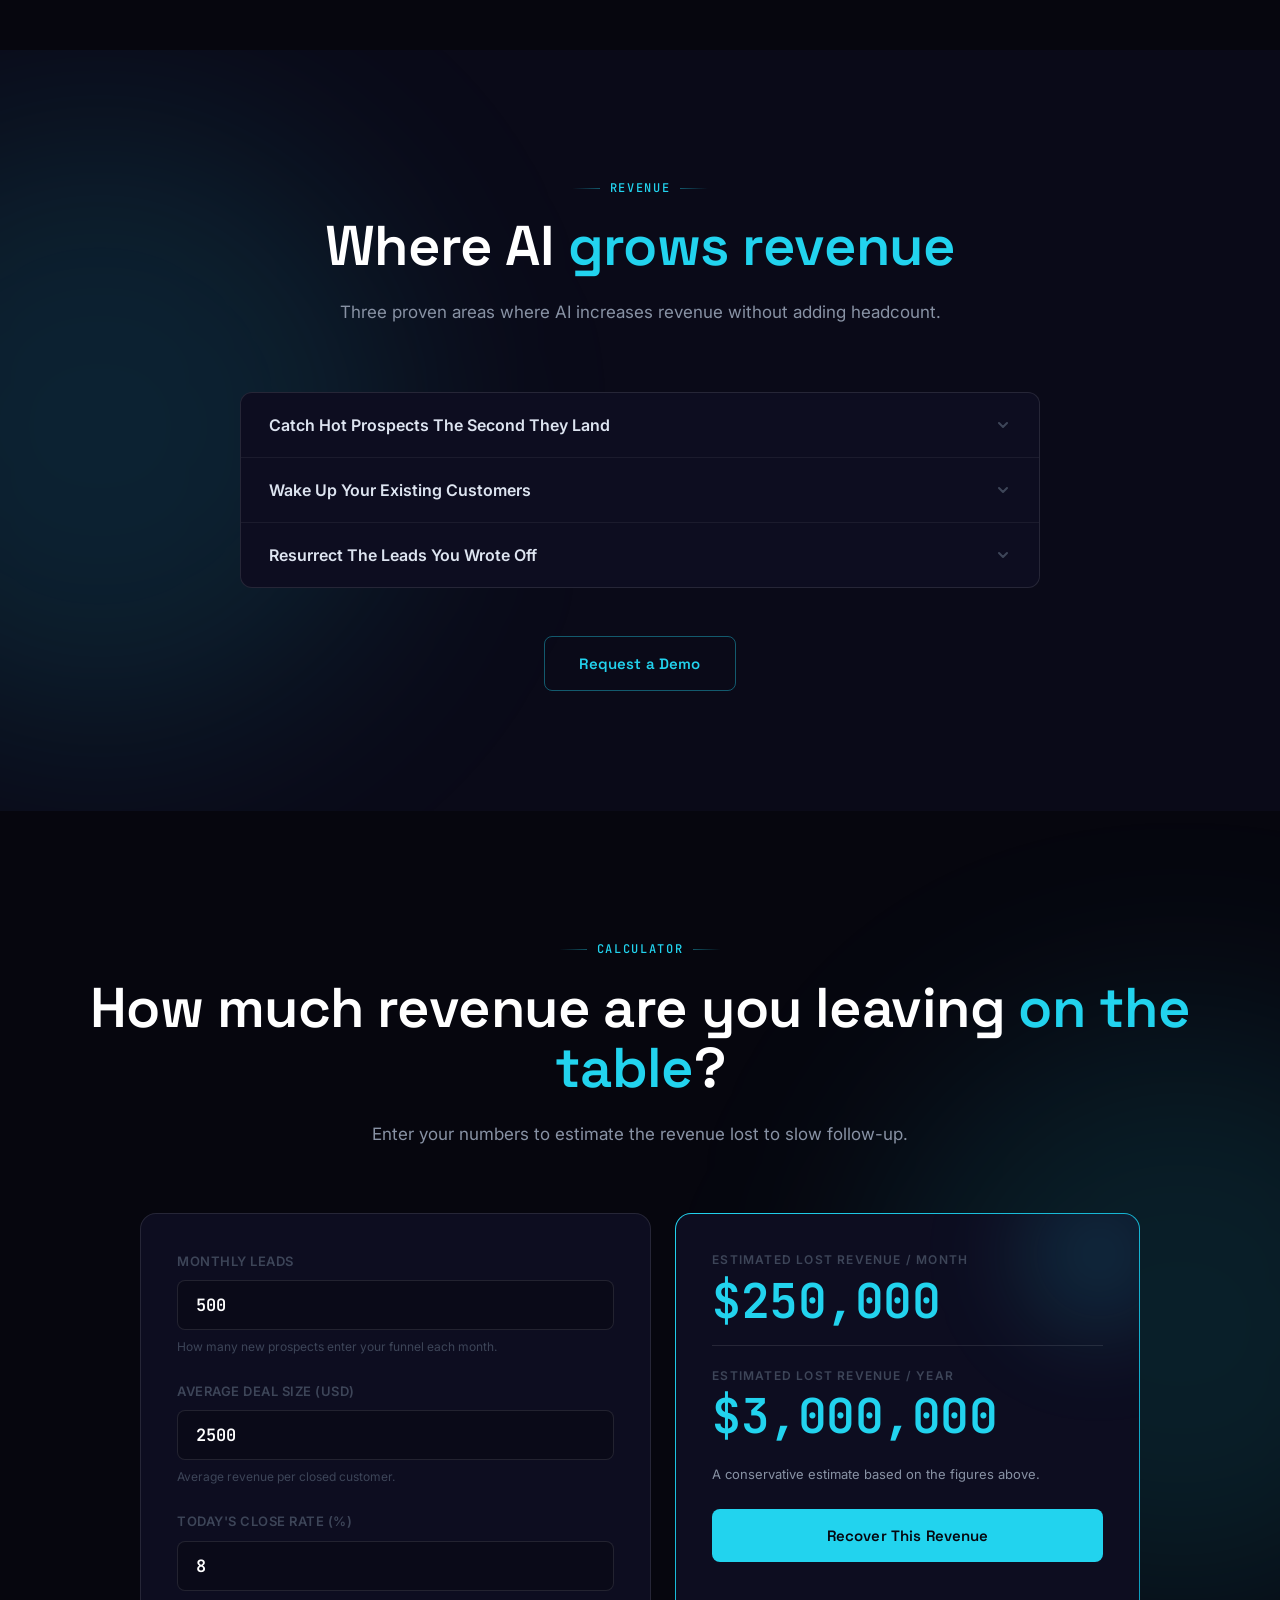
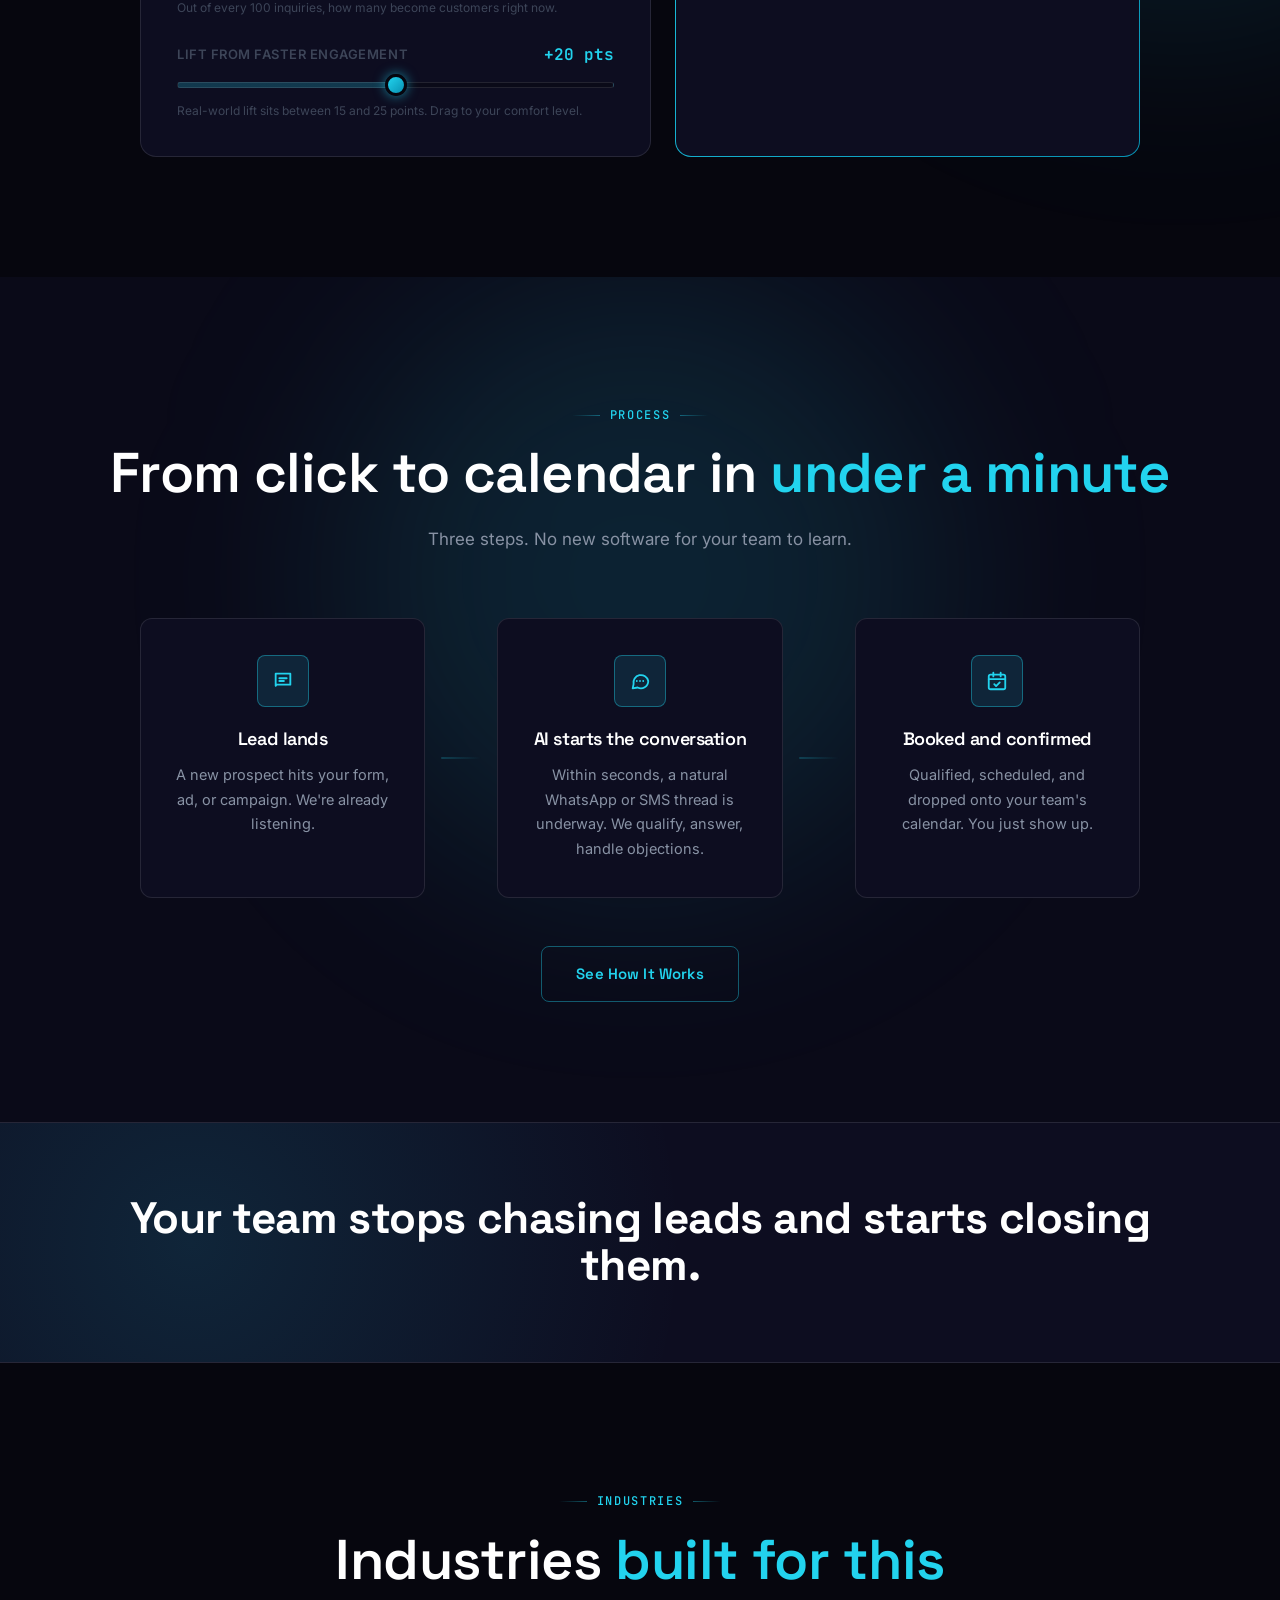
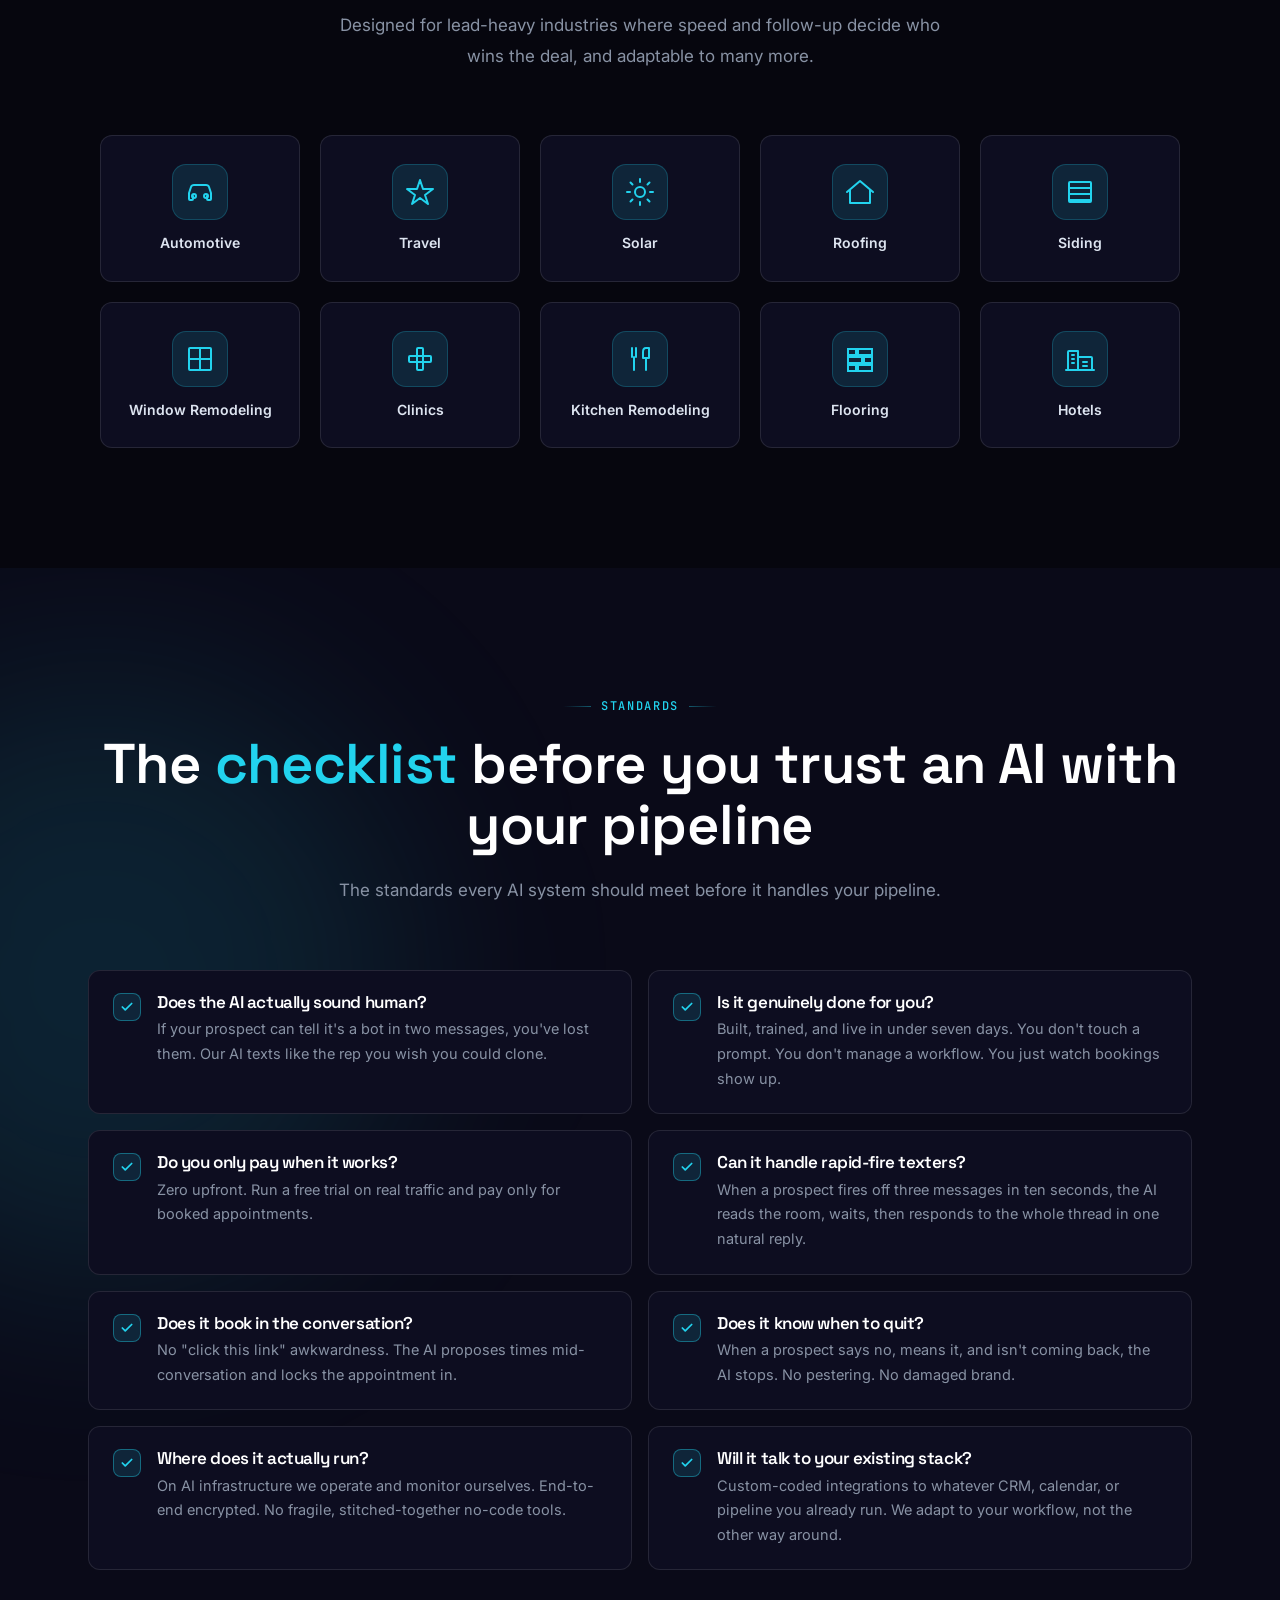
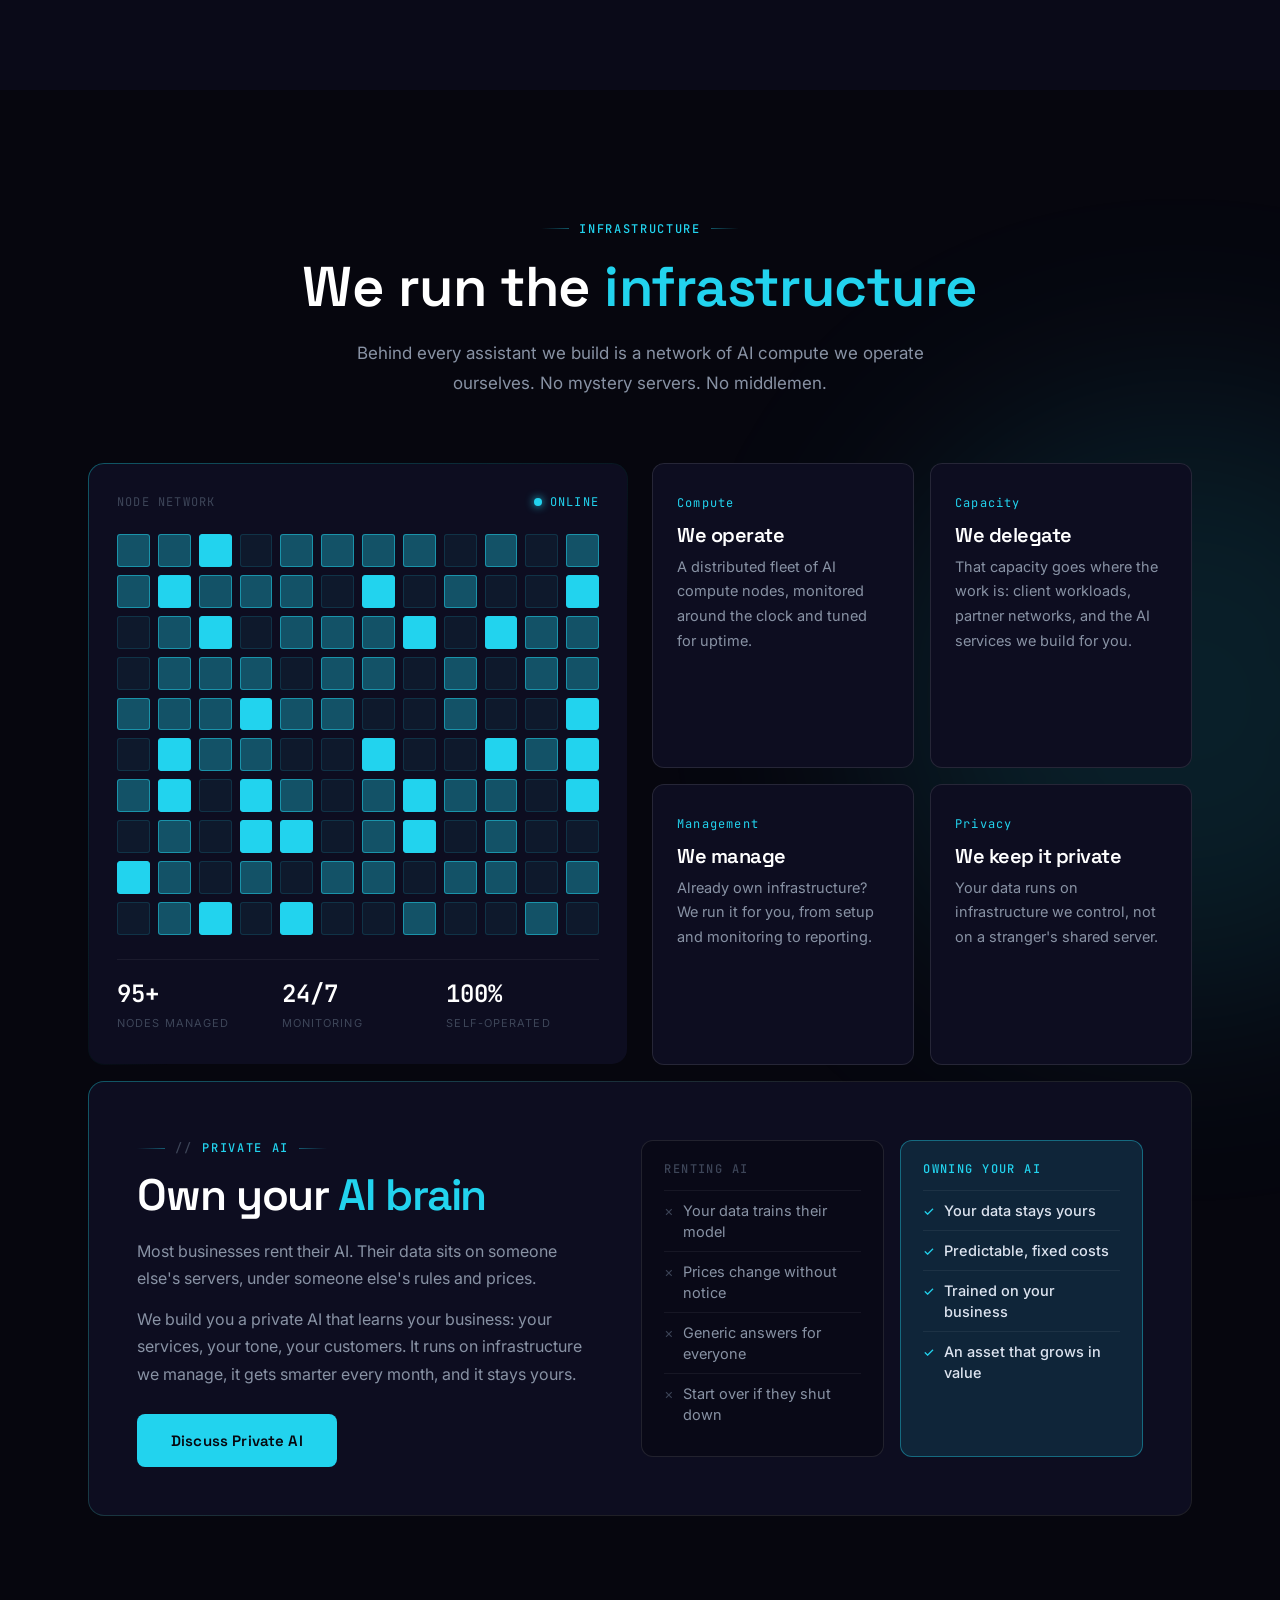
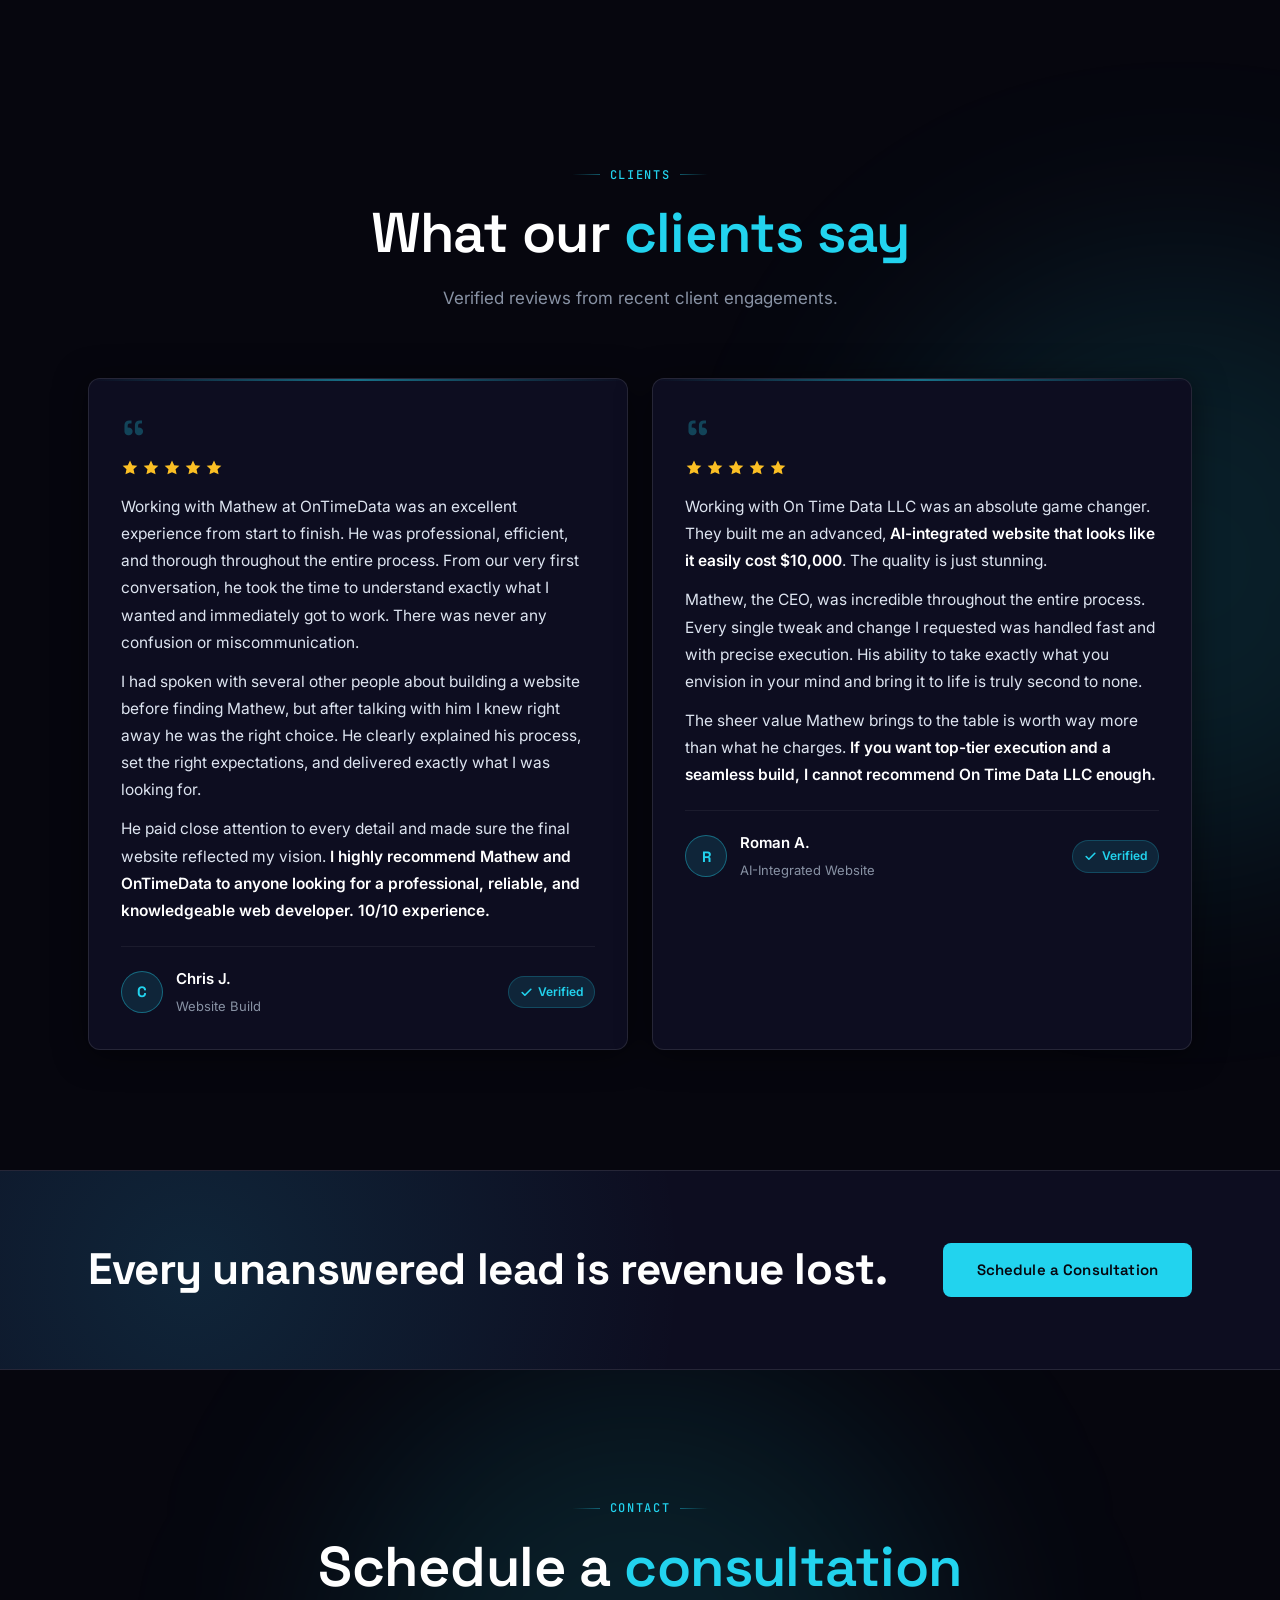
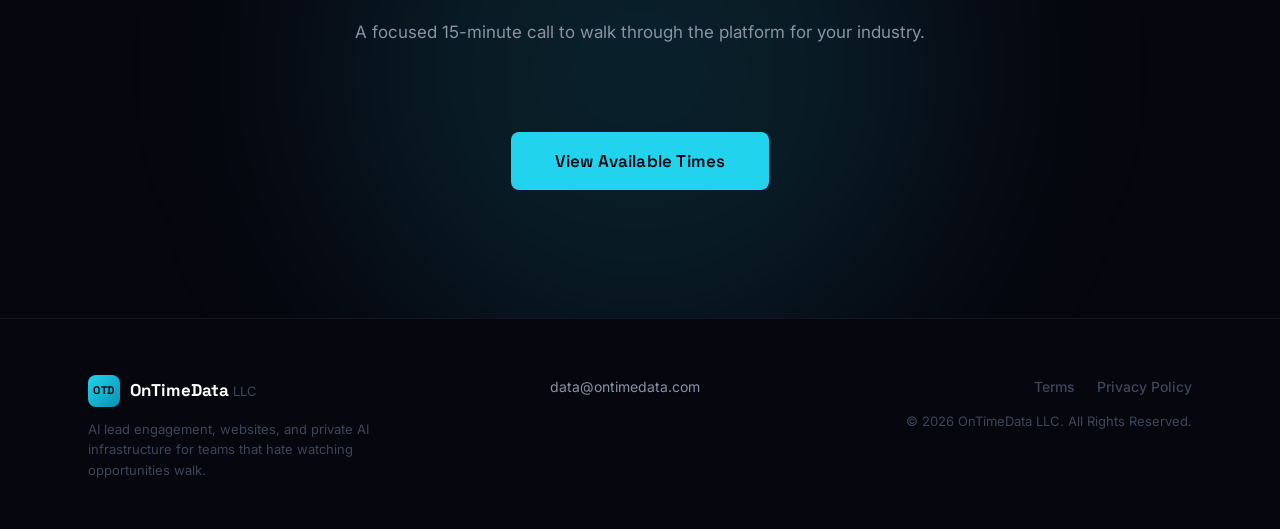
<file: website-v6/index.html>
<!DOCTYPE html>
<html lang="en">
<head>
  <meta charset="UTF-8" />
  <meta name="viewport" content="width=device-width, initial-scale=1.0" />
  <title>OnTimeData | Book More. Sell Faster. Sleep Easy.</title>
  <meta name="description" content="AI that texts your inbound prospects within seconds, qualifies them like your best rep, and drops booked appointments straight onto your calendar." />

  <link rel="preconnect" href="https://fonts.googleapis.com">
  <link rel="preconnect" href="https://fonts.gstatic.com" crossorigin>
  <link href="https://fonts.googleapis.com/css2?family=Inter:wght@400;500;600;700&family=Space+Grotesk:wght@500;600;700&family=JetBrains+Mono:wght@400;500;600&display=swap" rel="stylesheet">

  <link rel="stylesheet" href="styles.css?v=6" />

  <!-- ===== testimonials section styles (scoped, uses existing tokens) ===== -->
  <style>
    .testi-grid{
      display:grid;
      grid-template-columns:repeat(2,1fr);
      gap:24px;
      margin-top:8px;
    }
    @media (max-width:820px){ .testi-grid{ grid-template-columns:1fr; } }

    .testi-card{
      position:relative;
      background:var(--bg-card);
      border:1px solid var(--border-2);
      border-radius:var(--rl);
      padding:34px 32px 30px;
      box-shadow:var(--shadow);
      transition:transform var(--ease), border-color var(--ease), box-shadow var(--ease);
      overflow:hidden;
    }
    .testi-card::before{
      content:"";
      position:absolute; inset:0 0 auto 0; height:2px;
      background:linear-gradient(90deg, transparent, var(--cyan), transparent);
      opacity:.5;
    }
    .testi-card:hover{
      transform:translateY(-4px);
      border-color:var(--cyan-b2);
      box-shadow:var(--shadow-lg);
    }
    .testi-mark{
      font-family:var(--font-head);
      font-size:60px; line-height:1; color:var(--cyan);
      opacity:.28; margin-bottom:-14px;
    }
    .testi-stars{
      display:flex; gap:3px; margin-bottom:16px; color:var(--amber);
    }
    .testi-quote{
      color:var(--text-bright);
      font-size:15.5px; line-height:1.75; margin-bottom:22px;
    }
    .testi-quote p{ margin-bottom:12px; }
    .testi-quote p:last-child{ margin-bottom:0; }
    .testi-quote strong{ color:var(--white); }
    .testi-foot{
      display:flex; align-items:center; gap:13px;
      padding-top:18px; border-top:1px solid var(--border);
    }
    .testi-avatar{
      flex:0 0 auto; width:42px; height:42px; border-radius:50%;
      display:grid; place-items:center;
      font-family:'Space Grotesk',sans-serif; font-weight:700; font-size:15px;
      color:var(--cyan); background:var(--cyan-g); border:1px solid var(--cyan-b2);
    }
    .testi-name{ color:var(--white); font-weight:600; font-size:15px; line-height:1.2; }
    .testi-role{ color:var(--text); font-size:13px; }
    .testi-verified{
      margin-left:auto; display:inline-flex; align-items:center; gap:5px;
      font-size:12px; color:var(--cyan); font-weight:600;
      background:var(--cyan-g); border:1px solid var(--cyan-b);
      padding:5px 11px; border-radius:999px; white-space:nowrap;
    }

    /* ===== booking CTA + modal ===== */
    .booking-cta-wrap{ text-align:center; padding:20px 0 8px; }
    .btn-pill-lg{ font-size:17px; padding:18px 44px; }
    .booking-cta-note{ color:var(--text); font-size:14px; margin-top:16px; }

    .booking-modal{
      position:fixed; inset:0; z-index:2000;
      display:flex; align-items:center; justify-content:center;
      padding:20px;
      background:rgba(3,3,10,.72);
      -webkit-backdrop-filter:blur(6px); backdrop-filter:blur(6px);
      opacity:0; visibility:hidden; transition:opacity .25s ease, visibility .25s ease;
    }
    .booking-modal.is-open{ opacity:1; visibility:visible; }

    .booking-modal-panel{
      position:relative;
      width:100%; max-width:460px; max-height:90vh;
      background:var(--bg-card); border:1px solid var(--border-2);
      border-radius:var(--rl); box-shadow:var(--shadow-lg);
      overflow:hidden;
      transform:translateY(14px) scale(.98); transition:transform .25s cubic-bezier(.4,0,.2,1);
    }
    .booking-modal.is-open .booking-modal-panel{ transform:translateY(0) scale(1); }

    .booking-modal-close{
      position:absolute; top:12px; right:12px; z-index:3;
      width:38px; height:38px; border-radius:50%;
      display:grid; place-items:center; cursor:pointer;
      background:var(--bg-card-h); border:1px solid var(--border-2);
      color:var(--text-bright); transition:background var(--ease), color var(--ease);
    }
    .booking-modal-close:hover{ background:var(--cyan); color:var(--bg); border-color:var(--cyan); }

    .booking-modal-iframe{
      width:100%; height:78vh; max-height:720px; min-height:560px;
      border:none; display:block;
      filter:invert(1) hue-rotate(180deg);
    }
  </style>
</head>
<body>

  <!-- ========================= INTERACTIVE BACKGROUND ========================= -->
  <div class="bg-layers" aria-hidden="true">
    <div class="bg-grid bg-grid-base"></div>
    <div class="bg-grid bg-grid-bright"></div>
  </div>

  <!-- ========================= NAV ========================= -->
  <nav class="nav" id="nav">
    <div class="container nav-inner">
      <a href="#top" class="logo">
        <span class="logo-icon">OTD</span>
        <span class="logo-words">
          <span class="logo-name">OnTimeData</span>
          <span class="logo-llc">LLC</span>
        </span>
      </a>

      <div class="nav-links">
        <a href="#services" class="nav-link">Services</a>
        <a href="#how-it-works" class="nav-link">How It Works</a>
        <a href="#features" class="nav-link">Standards</a>
        <a href="#infrastructure" class="nav-link">Infrastructure</a>
      </div>

      <a href="#booking" class="nav-cta">Book a Consultation</a>

      <button class="burger" id="burger" aria-label="Open menu">
        <span></span><span></span><span></span>
      </button>
    </div>

    <div class="mobile-menu" id="mobileMenu">
      <a href="#services">Services</a>
      <a href="#how-it-works">How It Works</a>
      <a href="#calculator">Calculator</a>
      <a href="#features">Standards</a>
      <a href="#infrastructure">Infrastructure</a>
      <a href="#booking">Book a Consultation</a>
    </div>
  </nav>

  <!-- ========================= HERO ========================= -->
  <header class="hero" id="top">
    <div class="hero-glow-wrap" data-blob="1">
      <div class="hero-glow hero-glow-purple-1"></div>
    </div>
    <div class="hero-glow-wrap" data-blob="2">
      <div class="hero-glow hero-glow-purple-2"></div>
    </div>

    <!-- Decentralized AI workflow: animated peer-to-peer node mesh -->
    <canvas class="hero-mesh" id="heroMesh" aria-hidden="true"></canvas>

    <div class="hero-inner">
      <div class="hero-badge">
        <span class="pulse-dot"></span>
        AI Engagement &amp; Infrastructure
      </div>

      <h1 class="hero-title">
        Book more. Sell <span class="accent">faster</span>. Sleep easy.
      </h1>
      <p class="hero-sub">
        AI that texts your inbound prospects within seconds, qualifies them like your best rep, and drops booked appointments straight onto your calendar.
      </p>

      <div class="hero-actions">
        <a href="#booking" class="btn-pill btn-pill-solid">Schedule a Demo</a>
        <a href="#infrastructure" class="btn-pill btn-pill-outline">Our Infrastructure</a>
      </div>

      <div class="hero-stats hero-pillars">
        <a href="#benefits" class="hero-stat"><strong>AI Lead Engagement</strong><span>Reply, qualify, and book.</span></a>
        <a href="#services" class="hero-stat"><strong>Custom Websites</strong><span>Designed, built, and maintained.</span></a>
        <a href="#infrastructure" class="hero-stat"><strong>Private AI Infrastructure</strong><span>Your AI, your data, our operations.</span></a>
      </div>
    </div>
  </header>

  <!-- ========================= MARQUEE TICKER ========================= -->
  <section class="ticker" aria-label="Capabilities">
    <div class="ticker-track">
      <span>Instant Reply</span><span class="sep">&#9670;</span>
      <span>Human Tone</span><span class="sep">&#9670;</span>
      <span>WhatsApp &amp; SMS</span><span class="sep">&#9670;</span>
      <span>Pay On Results</span><span class="sep">&#9670;</span>
      <span>Done For You</span><span class="sep">&#9670;</span>
      <span>Custom Integrations</span><span class="sep">&#9670;</span>
      <span>Self-Operated Infrastructure</span><span class="sep">&#9670;</span>
      <span>Setup In Seven Days</span><span class="sep">&#9670;</span>
      <!-- duplicate for seamless loop -->
      <span>Instant Reply</span><span class="sep">&#9670;</span>
      <span>Human Tone</span><span class="sep">&#9670;</span>
      <span>WhatsApp &amp; SMS</span><span class="sep">&#9670;</span>
      <span>Pay On Results</span><span class="sep">&#9670;</span>
      <span>Done For You</span><span class="sep">&#9670;</span>
      <span>Custom Integrations</span><span class="sep">&#9670;</span>
      <span>Self-Operated Infrastructure</span><span class="sep">&#9670;</span>
      <span>Setup In Seven Days</span><span class="sep">&#9670;</span>
    </div>
  </section>

  <!-- ========================= SERVICES ========================= -->
  <section class="section" id="services">
    <div class="container">
      <div class="section-header">
        <span class="eyebrow">Services</span>
        <h2 class="section-title">
          What <span class="accent">we do</span>
        </h2>
        <p class="section-sub">
          OnTimeData designs, builds, and operates AI systems for growing businesses.
        </p>
      </div>

      <div class="services-grid">
        <a href="#benefits" class="infra-card service-card">
          <span class="infra-card-num">Engagement</span>
          <h3>AI Lead Engagement</h3>
          <p>AI that responds to every inquiry in seconds, qualifies prospects, and books appointments directly onto your calendar.</p>
          <span class="service-link">Learn more &rarr;</span>
        </a>
        <a href="#booking" class="infra-card service-card">
          <span class="infra-card-num">Web</span>
          <h3>Websites</h3>
          <p>Custom, high-performance websites with online booking and optional AI assistants built in, maintained by our team.</p>
          <span class="service-link">Start a project &rarr;</span>
        </a>
        <a href="#infrastructure" class="infra-card service-card">
          <span class="infra-card-num">Infrastructure</span>
          <h3>AI Infrastructure</h3>
          <p>Private AI and managed compute. We operate the infrastructure so your AI and your data stay under your control.</p>
          <span class="service-link">Explore infrastructure &rarr;</span>
        </a>
      </div>
    </div>
  </section>

  <!-- ========================= BENEFITS ========================= -->
  <section class="section section-alt" id="benefits">
    <div class="section-glow section-glow-left"></div>
    <div class="container">
      <div class="section-header">
        <span class="eyebrow">Revenue</span>
        <h2 class="section-title">
          Where AI <span class="accent">grows revenue</span>
        </h2>
        <p class="section-sub">
          Three proven areas where AI increases revenue without adding headcount.
        </p>
      </div>

      <div class="accordion" data-accordion>
        <div class="acc-item">
          <button class="acc-trigger" type="button" aria-expanded="false">
            <span class="acc-text">Catch Hot Prospects The Second They Land</span>
            <span class="acc-arrow" aria-hidden="true">
              <svg width="16" height="16" viewBox="0 0 16 16" fill="none"><path d="M4 6l4 4 4-4" stroke="currentColor" stroke-width="2" stroke-linecap="round" stroke-linejoin="round"/></svg>
            </span>
          </button>
          <div class="acc-panel">
            <p>First reply wins. We answer every new inquiry in seconds, on the channel they actually use, with a tone they actually trust.</p>
          </div>
        </div>

        <div class="acc-item">
          <button class="acc-trigger" type="button" aria-expanded="false">
            <span class="acc-text">Wake Up Your Existing Customers</span>
            <span class="acc-arrow" aria-hidden="true">
              <svg width="16" height="16" viewBox="0 0 16 16" fill="none"><path d="M4 6l4 4 4-4" stroke="currentColor" stroke-width="2" stroke-linecap="round" stroke-linejoin="round"/></svg>
            </span>
          </button>
          <div class="acc-panel">
            <p>The easiest revenue you'll ever earn is sitting in your customer list. We re-engage them with check-ins that feel personal, not pitchy.</p>
          </div>
        </div>

        <div class="acc-item">
          <button class="acc-trigger" type="button" aria-expanded="false">
            <span class="acc-text">Resurrect The Leads You Wrote Off</span>
            <span class="acc-arrow" aria-hidden="true">
              <svg width="16" height="16" viewBox="0 0 16 16" fill="none"><path d="M4 6l4 4 4-4" stroke="currentColor" stroke-width="2" stroke-linecap="round" stroke-linejoin="round"/></svg>
            </span>
          </button>
          <div class="acc-panel">
            <p>Old database, new revenue. We restart cold conversations at scale and route the ones who say yes straight to your calendar.</p>
          </div>
        </div>
      </div>

      <div class="center-cta">
        <a href="#booking" class="btn-pill btn-pill-outline">Request a Demo</a>
      </div>
    </div>
  </section>

  <!-- ========================= CALCULATOR ========================= -->
  <section class="section" id="calculator">
    <div class="section-glow section-glow-right"></div>
    <div class="container">
      <div class="section-header">
        <span class="eyebrow">Calculator</span>
        <h2 class="section-title">
          How much revenue are you leaving <span class="accent">on the table</span>?
        </h2>
        <p class="section-sub">
          Enter your numbers to estimate the revenue lost to slow follow-up.
        </p>
      </div>

      <div class="calc">
        <div class="calc-inputs">
          <div class="calc-field">
            <label for="leads">Monthly Leads</label>
            <input type="number" id="leads" min="0" step="1" value="500" />
            <span class="calc-help">How many new prospects enter your funnel each month.</span>
          </div>

          <div class="calc-field">
            <label for="deal">Average Deal Size (USD)</label>
            <input type="number" id="deal" min="0" step="50" value="2500" />
            <span class="calc-help">Average revenue per closed customer.</span>
          </div>

          <div class="calc-field">
            <label for="close">Today's Close Rate (%)</label>
            <input type="number" id="close" min="0" max="100" step="0.5" value="8" />
            <span class="calc-help">Out of every 100 inquiries, how many become customers right now.</span>
          </div>

          <div class="calc-field">
            <label for="uplift">
              Lift From Faster Engagement
              <span class="calc-uplift-val" id="upliftVal">20%</span>
            </label>
            <input type="range" id="uplift" min="15" max="25" step="1" value="20" />
            <span class="calc-help">Real-world lift sits between 15 and 25 points. Drag to your comfort level.</span>
          </div>
        </div>

        <div class="calc-output">
          <div class="calc-output-card">
            <span class="calc-output-label">Estimated Lost Revenue / Month</span>
            <span class="calc-output-val" id="lostMonth">$0</span>
          </div>
          <div class="calc-output-divider"></div>
          <div class="calc-output-card">
            <span class="calc-output-label">Estimated Lost Revenue / Year</span>
            <span class="calc-output-val" id="lostYear">$0</span>
          </div>

          <p class="calc-output-note">
            A conservative estimate based on the figures above.
          </p>

          <a href="#booking" class="btn-pill btn-pill-solid btn-pill-full">Recover This Revenue</a>
        </div>
      </div>
    </div>
  </section>

  <!-- ========================= HOW IT WORKS ========================= -->
  <section class="section section-alt" id="how-it-works">
    <div class="section-glow section-glow-center"></div>
    <div class="container">
      <div class="section-header">
        <span class="eyebrow">Process</span>
        <h2 class="section-title">
          From click to calendar in <span class="accent">under a minute</span>
        </h2>
        <p class="section-sub">
          Three steps. No new software for your team to learn.
        </p>
      </div>

      <div class="steps">
        <div class="step">
          <div class="step-circle" aria-hidden="true"><svg width="22" height="22" viewBox="0 0 24 24" fill="none" stroke="currentColor" stroke-width="2" stroke-linecap="round" stroke-linejoin="round"><path d="M4 4h16v12H5.2L4 17.2z"/><path d="M8 9h8M8 12h5"/></svg></div>
          <h3 class="step-title">Lead lands</h3>
          <p class="step-text">A new prospect hits your form, ad, or campaign. We're already listening.</p>
        </div>

        <div class="step-line" aria-hidden="true"></div>

        <div class="step">
          <div class="step-circle" aria-hidden="true"><svg width="22" height="22" viewBox="0 0 24 24" fill="none" stroke="currentColor" stroke-width="2" stroke-linecap="round" stroke-linejoin="round"><path d="M21 12a8 8 0 0 1-11.6 7.1L4 20l1-4.6A8 8 0 1 1 21 12z"/><path d="M8.5 12h.01M12 12h.01M15.5 12h.01"/></svg></div>
          <h3 class="step-title">AI starts the conversation</h3>
          <p class="step-text">Within seconds, a natural WhatsApp or SMS thread is underway. We qualify, answer, handle objections.</p>
        </div>

        <div class="step-line" aria-hidden="true"></div>

        <div class="step">
          <div class="step-circle" aria-hidden="true"><svg width="22" height="22" viewBox="0 0 24 24" fill="none" stroke="currentColor" stroke-width="2" stroke-linecap="round" stroke-linejoin="round"><rect x="3" y="5" width="18" height="16" rx="2"/><path d="M3 10h18M8 3v4M16 3v4"/><path d="M9 15.5l2 2 4-4"/></svg></div>
          <h3 class="step-title">Booked and confirmed</h3>
          <p class="step-text">Qualified, scheduled, and dropped onto your team's calendar. You just show up.</p>
        </div>
      </div>

      <div class="center-cta">
        <a href="#booking" class="btn-pill btn-pill-outline">See How It Works</a>
      </div>
    </div>
  </section>

  <!-- ========================= GRADIENT BANNER ========================= -->
  <section class="gradient-banner">
    <div class="container">
      <h2 class="gradient-banner-title">
        Your team stops chasing leads and starts closing them.
      </h2>
    </div>
  </section>

  <!-- ========================= INDUSTRIES ========================= -->
  <section class="section" id="industries">
    <div class="container">
      <div class="section-header">
        <span class="eyebrow">Industries</span>
        <h2 class="section-title">
          Industries <span class="accent">built for this</span>
        </h2>
        <p class="section-sub">
          Designed for lead-heavy industries where speed and follow-up decide who wins the deal, and adaptable to many more.
        </p>
      </div>

      <div class="industries-grid">
        <!-- Automotive -->
        <div class="industry">
          <div class="industry-icon">
            <svg width="32" height="32" viewBox="0 0 32 32" fill="none">
              <path d="M5 20v-3l2-6c.5-1.5 1.5-2 3-2h12c1.5 0 2.5.5 3 2l2 6v3" stroke="currentColor" stroke-width="2" stroke-linecap="round" stroke-linejoin="round"/>
              <path d="M5 20v3a1 1 0 0 0 1 1h2a1 1 0 0 0 1-1v-3" stroke="currentColor" stroke-width="2" stroke-linecap="round"/>
              <path d="M23 20v3a1 1 0 0 0 1 1h2a1 1 0 0 0 1-1v-3" stroke="currentColor" stroke-width="2" stroke-linecap="round"/>
              <circle cx="10" cy="20" r="2" stroke="currentColor" stroke-width="2"/>
              <circle cx="22" cy="20" r="2" stroke="currentColor" stroke-width="2"/>
            </svg>
          </div>
          <span class="industry-name">Automotive</span>
        </div>

        <!-- Travel -->
        <div class="industry">
          <div class="industry-icon">
            <svg width="32" height="32" viewBox="0 0 32 32" fill="none">
              <path d="M16 4l3 9h10l-8 6 3 9-8-6-8 6 3-9-8-6h10z" stroke="currentColor" stroke-width="2" stroke-linejoin="round"/>
            </svg>
          </div>
          <span class="industry-name">Travel</span>
        </div>

        <!-- Solar -->
        <div class="industry">
          <div class="industry-icon">
            <svg width="32" height="32" viewBox="0 0 32 32" fill="none">
              <circle cx="16" cy="16" r="5" stroke="currentColor" stroke-width="2"/>
              <path d="M16 3v3M16 26v3M3 16h3M26 16h3M6.5 6.5l2 2M23.5 23.5l2 2M6.5 25.5l2-2M23.5 8.5l2-2" stroke="currentColor" stroke-width="2" stroke-linecap="round"/>
            </svg>
          </div>
          <span class="industry-name">Solar</span>
        </div>

        <!-- Roofing -->
        <div class="industry">
          <div class="industry-icon">
            <svg width="32" height="32" viewBox="0 0 32 32" fill="none">
              <path d="M3 16L16 5l13 11" stroke="currentColor" stroke-width="2" stroke-linecap="round" stroke-linejoin="round"/>
              <path d="M6 14v13h20V14" stroke="currentColor" stroke-width="2" stroke-linecap="round" stroke-linejoin="round"/>
            </svg>
          </div>
          <span class="industry-name">Roofing</span>
        </div>

        <!-- Siding -->
        <div class="industry">
          <div class="industry-icon">
            <svg width="32" height="32" viewBox="0 0 32 32" fill="none">
              <rect x="5" y="6" width="22" height="20" rx="1" stroke="currentColor" stroke-width="2"/>
              <path d="M5 12h22M5 18h22M5 24h22" stroke="currentColor" stroke-width="2"/>
            </svg>
          </div>
          <span class="industry-name">Siding</span>
        </div>

        <!-- Window Remodeling -->
        <div class="industry">
          <div class="industry-icon">
            <svg width="32" height="32" viewBox="0 0 32 32" fill="none">
              <rect x="5" y="5" width="22" height="22" rx="1" stroke="currentColor" stroke-width="2"/>
              <path d="M16 5v22M5 16h22" stroke="currentColor" stroke-width="2"/>
            </svg>
          </div>
          <span class="industry-name">Window Remodeling</span>
        </div>

        <!-- Clinics -->
        <div class="industry">
          <div class="industry-icon">
            <svg width="32" height="32" viewBox="0 0 32 32" fill="none">
              <rect x="13" y="5" width="6" height="22" rx="1" stroke="currentColor" stroke-width="2"/>
              <rect x="5" y="13" width="22" height="6" rx="1" stroke="currentColor" stroke-width="2"/>
            </svg>
          </div>
          <span class="industry-name">Clinics</span>
        </div>

        <!-- Kitchen Remodeling -->
        <div class="industry">
          <div class="industry-icon">
            <svg width="32" height="32" viewBox="0 0 32 32" fill="none">
              <path d="M8 5v9M12 5v9M10 14v13" stroke="currentColor" stroke-width="2" stroke-linecap="round"/>
              <path d="M22 5c-2 0-3 1-3 4v6h6V5z" stroke="currentColor" stroke-width="2" stroke-linejoin="round"/>
              <path d="M22 15v12" stroke="currentColor" stroke-width="2" stroke-linecap="round"/>
            </svg>
          </div>
          <span class="industry-name">Kitchen Remodeling</span>
        </div>

        <!-- Flooring -->
        <div class="industry">
          <div class="industry-icon">
            <svg width="32" height="32" viewBox="0 0 32 32" fill="none">
              <rect x="4" y="6" width="8" height="6" stroke="currentColor" stroke-width="2"/>
              <rect x="14" y="6" width="14" height="6" stroke="currentColor" stroke-width="2"/>
              <rect x="4" y="14" width="14" height="6" stroke="currentColor" stroke-width="2"/>
              <rect x="20" y="14" width="8" height="6" stroke="currentColor" stroke-width="2"/>
              <rect x="4" y="22" width="8" height="6" stroke="currentColor" stroke-width="2"/>
              <rect x="14" y="22" width="14" height="6" stroke="currentColor" stroke-width="2"/>
            </svg>
          </div>
          <span class="industry-name">Flooring</span>
        </div>

        <!-- Hotels -->
        <div class="industry">
          <div class="industry-icon">
            <svg width="32" height="32" viewBox="0 0 32 32" fill="none">
              <path d="M4 27V9a1 1 0 0 1 1-1h9v19" stroke="currentColor" stroke-width="2" stroke-linecap="round" stroke-linejoin="round"/>
              <path d="M14 14h13a1 1 0 0 1 1 1v12" stroke="currentColor" stroke-width="2" stroke-linecap="round" stroke-linejoin="round"/>
              <path d="M2 27h28" stroke="currentColor" stroke-width="2" stroke-linecap="round"/>
              <path d="M8 12h2M8 16h2M8 20h2M19 19h4M19 23h4" stroke="currentColor" stroke-width="2" stroke-linecap="round"/>
            </svg>
          </div>
          <span class="industry-name">Hotels</span>
        </div>
      </div>
    </div>
  </section>

  <!-- ========================= FEATURES ========================= -->
  <section class="section section-alt" id="features">
    <div class="section-glow section-glow-left"></div>
    <div class="container">
      <div class="section-header">
        <span class="eyebrow">Standards</span>
        <h2 class="section-title">
          The <span class="accent">checklist</span> before you trust an AI with your pipeline
        </h2>
        <p class="section-sub">
          The standards every AI system should meet before it handles your pipeline.
        </p>
      </div>

      <div class="standards-grid">
        <div class="standard">
          <span class="standard-check" aria-hidden="true"><svg width="14" height="14" viewBox="0 0 24 24" fill="none"><path d="M20 6L9 17l-5-5" stroke="currentColor" stroke-width="3" stroke-linecap="round" stroke-linejoin="round"/></svg></span>
          <div>
            <h3>Does the AI actually sound human?</h3>
            <p>If your prospect can tell it's a bot in two messages, you've lost them. Our AI texts like the rep you wish you could clone.</p>
          </div>
        </div>
        <div class="standard">
          <span class="standard-check" aria-hidden="true"><svg width="14" height="14" viewBox="0 0 24 24" fill="none"><path d="M20 6L9 17l-5-5" stroke="currentColor" stroke-width="3" stroke-linecap="round" stroke-linejoin="round"/></svg></span>
          <div>
            <h3>Is it genuinely done for you?</h3>
            <p>Built, trained, and live in under seven days. You don't touch a prompt. You don't manage a workflow. You just watch bookings show up.</p>
          </div>
        </div>
        <div class="standard">
          <span class="standard-check" aria-hidden="true"><svg width="14" height="14" viewBox="0 0 24 24" fill="none"><path d="M20 6L9 17l-5-5" stroke="currentColor" stroke-width="3" stroke-linecap="round" stroke-linejoin="round"/></svg></span>
          <div>
            <h3>Do you only pay when it works?</h3>
            <p>Zero upfront. Run a free trial on real traffic and pay only for booked appointments.</p>
          </div>
        </div>
        <div class="standard">
          <span class="standard-check" aria-hidden="true"><svg width="14" height="14" viewBox="0 0 24 24" fill="none"><path d="M20 6L9 17l-5-5" stroke="currentColor" stroke-width="3" stroke-linecap="round" stroke-linejoin="round"/></svg></span>
          <div>
            <h3>Can it handle rapid-fire texters?</h3>
            <p>When a prospect fires off three messages in ten seconds, the AI reads the room, waits, then responds to the whole thread in one natural reply.</p>
          </div>
        </div>
        <div class="standard">
          <span class="standard-check" aria-hidden="true"><svg width="14" height="14" viewBox="0 0 24 24" fill="none"><path d="M20 6L9 17l-5-5" stroke="currentColor" stroke-width="3" stroke-linecap="round" stroke-linejoin="round"/></svg></span>
          <div>
            <h3>Does it book in the conversation?</h3>
            <p>No "click this link" awkwardness. The AI proposes times mid-conversation and locks the appointment in.</p>
          </div>
        </div>
        <div class="standard">
          <span class="standard-check" aria-hidden="true"><svg width="14" height="14" viewBox="0 0 24 24" fill="none"><path d="M20 6L9 17l-5-5" stroke="currentColor" stroke-width="3" stroke-linecap="round" stroke-linejoin="round"/></svg></span>
          <div>
            <h3>Does it know when to quit?</h3>
            <p>When a prospect says no, means it, and isn't coming back, the AI stops. No pestering. No damaged brand.</p>
          </div>
        </div>
        <div class="standard">
          <span class="standard-check" aria-hidden="true"><svg width="14" height="14" viewBox="0 0 24 24" fill="none"><path d="M20 6L9 17l-5-5" stroke="currentColor" stroke-width="3" stroke-linecap="round" stroke-linejoin="round"/></svg></span>
          <div>
            <h3>Where does it actually run?</h3>
            <p>On AI infrastructure we operate and monitor ourselves. End-to-end encrypted. No fragile, stitched-together no-code tools.</p>
          </div>
        </div>
        <div class="standard">
          <span class="standard-check" aria-hidden="true"><svg width="14" height="14" viewBox="0 0 24 24" fill="none"><path d="M20 6L9 17l-5-5" stroke="currentColor" stroke-width="3" stroke-linecap="round" stroke-linejoin="round"/></svg></span>
          <div>
            <h3>Will it talk to your existing stack?</h3>
            <p>Custom-coded integrations to whatever CRM, calendar, or pipeline you already run. We adapt to your workflow, not the other way around.</p>
          </div>
        </div>
      </div>
    </div>
  </section>

  <!-- ========================= INFRASTRUCTURE ========================= -->
  <section class="section" id="infrastructure">
    <div class="section-glow section-glow-right"></div>
    <div class="container">
      <div class="section-header">
        <span class="eyebrow">Infrastructure</span>
        <h2 class="section-title">
          We run the <span class="accent">infrastructure</span>
        </h2>
        <p class="section-sub">
          Behind every assistant we build is a network of AI compute we operate ourselves. No mystery servers. No middlemen.
        </p>
      </div>

      <div class="infra-grid">
        <div class="node-panel">
          <div class="node-panel-head">
            <span>Node network</span>
            <span class="live"><span class="pulse-dot"></span>Online</span>
          </div>
          <div class="nodes" id="nodes" aria-hidden="true"></div>
          <div class="node-stats">
            <div><strong>95+</strong><span>Nodes managed</span></div>
            <div><strong>24/7</strong><span>Monitoring</span></div>
            <div><strong>100%</strong><span>Self-operated</span></div>
          </div>
        </div>

        <div class="infra-cards">
          <div class="infra-card">
            <span class="infra-card-num">Compute</span>
            <h3>We operate</h3>
            <p>A distributed fleet of AI compute nodes, monitored around the clock and tuned for uptime.</p>
          </div>
          <div class="infra-card">
            <span class="infra-card-num">Capacity</span>
            <h3>We delegate</h3>
            <p>That capacity goes where the work is: client workloads, partner networks, and the AI services we build for you.</p>
          </div>
          <div class="infra-card">
            <span class="infra-card-num">Management</span>
            <h3>We manage</h3>
            <p>Already own infrastructure? We run it for you, from setup and monitoring to reporting.</p>
          </div>
          <div class="infra-card">
            <span class="infra-card-num">Privacy</span>
            <h3>We keep it private</h3>
            <p>Your data runs on infrastructure we control, not on a stranger's shared server.</p>
          </div>
        </div>
      </div>

      <div class="brain">
        <div>
          <span class="eyebrow" style="margin-bottom:14px"><b>//</b> Private AI</span>
          <h3>Own your <span class="accent">AI brain</span></h3>
          <p>Most businesses rent their AI. Their data sits on someone else's servers, under someone else's rules and prices.</p>
          <p>We build you a private AI that learns your business: your services, your tone, your customers. It runs on infrastructure we manage, it gets smarter every month, and it stays yours.</p>
          <a href="#booking" class="btn-pill btn-pill-solid">Discuss Private AI</a>
        </div>
        <div class="brain-vs">
          <div class="brain-col">
            <h4>Renting AI</h4>
            <ul>
              <li>Your data trains their model</li>
              <li>Prices change without notice</li>
              <li>Generic answers for everyone</li>
              <li>Start over if they shut down</li>
            </ul>
          </div>
          <div class="brain-col own">
            <h4>Owning your AI</h4>
            <ul>
              <li>Your data stays yours</li>
              <li>Predictable, fixed costs</li>
              <li>Trained on your business</li>
              <li>An asset that grows in value</li>
            </ul>
          </div>
        </div>
      </div>
    </div>
  </section>

  <!-- ========================= TESTIMONIALS ========================= -->
  <section class="section" id="testimonials">
    <div class="section-glow section-glow-right"></div>
    <div class="container">
      <div class="section-header">
        <span class="eyebrow">Clients</span>
        <h2 class="section-title">
          What our <span class="accent">clients say</span>
        </h2>
        <p class="section-sub">
          Verified reviews from recent client engagements.
        </p>
      </div>

      <div class="testi-grid">
        <!-- Testimonial 1 -->
        <figure class="testi-card">
          <div class="testi-mark">&ldquo;</div>
          <div class="testi-stars" aria-label="5 out of 5 stars">
            <svg width="18" height="18" viewBox="0 0 24 24" fill="currentColor"><path d="M12 2l2.9 6.3 6.9.7-5.1 4.6 1.4 6.8L12 17.8 5.9 20.4l1.4-6.8L2.2 9l6.9-.7z"/></svg>
            <svg width="18" height="18" viewBox="0 0 24 24" fill="currentColor"><path d="M12 2l2.9 6.3 6.9.7-5.1 4.6 1.4 6.8L12 17.8 5.9 20.4l1.4-6.8L2.2 9l6.9-.7z"/></svg>
            <svg width="18" height="18" viewBox="0 0 24 24" fill="currentColor"><path d="M12 2l2.9 6.3 6.9.7-5.1 4.6 1.4 6.8L12 17.8 5.9 20.4l1.4-6.8L2.2 9l6.9-.7z"/></svg>
            <svg width="18" height="18" viewBox="0 0 24 24" fill="currentColor"><path d="M12 2l2.9 6.3 6.9.7-5.1 4.6 1.4 6.8L12 17.8 5.9 20.4l1.4-6.8L2.2 9l6.9-.7z"/></svg>
            <svg width="18" height="18" viewBox="0 0 24 24" fill="currentColor"><path d="M12 2l2.9 6.3 6.9.7-5.1 4.6 1.4 6.8L12 17.8 5.9 20.4l1.4-6.8L2.2 9l6.9-.7z"/></svg>
          </div>
          <blockquote class="testi-quote">
            <p>Working with Mathew at OnTimeData was an excellent experience from start to finish. He was professional, efficient, and thorough throughout the entire process. From our very first conversation, he took the time to understand exactly what I wanted and immediately got to work. There was never any confusion or miscommunication.</p>
            <p>I had spoken with several other people about building a website before finding Mathew, but after talking with him I knew right away he was the right choice. He clearly explained his process, set the right expectations, and delivered exactly what I was looking for.</p>
            <p>He paid close attention to every detail and made sure the final website reflected my vision. <strong>I highly recommend Mathew and OnTimeData to anyone looking for a professional, reliable, and knowledgeable web developer. 10/10 experience.</strong></p>
          </blockquote>
          <figcaption class="testi-foot">
            <span class="testi-avatar">C</span>
            <span>
              <span class="testi-name">Chris J.</span><br>
              <span class="testi-role">Website Build</span>
            </span>
            <span class="testi-verified">
              <svg width="13" height="13" viewBox="0 0 24 24" fill="none"><path d="M20 6L9 17l-5-5" stroke="currentColor" stroke-width="3" stroke-linecap="round" stroke-linejoin="round"/></svg>
              Verified
            </span>
          </figcaption>
        </figure>

        <!-- Testimonial 2 -->
        <figure class="testi-card">
          <div class="testi-mark">&ldquo;</div>
          <div class="testi-stars" aria-label="5 out of 5 stars">
            <svg width="18" height="18" viewBox="0 0 24 24" fill="currentColor"><path d="M12 2l2.9 6.3 6.9.7-5.1 4.6 1.4 6.8L12 17.8 5.9 20.4l1.4-6.8L2.2 9l6.9-.7z"/></svg>
            <svg width="18" height="18" viewBox="0 0 24 24" fill="currentColor"><path d="M12 2l2.9 6.3 6.9.7-5.1 4.6 1.4 6.8L12 17.8 5.9 20.4l1.4-6.8L2.2 9l6.9-.7z"/></svg>
            <svg width="18" height="18" viewBox="0 0 24 24" fill="currentColor"><path d="M12 2l2.9 6.3 6.9.7-5.1 4.6 1.4 6.8L12 17.8 5.9 20.4l1.4-6.8L2.2 9l6.9-.7z"/></svg>
            <svg width="18" height="18" viewBox="0 0 24 24" fill="currentColor"><path d="M12 2l2.9 6.3 6.9.7-5.1 4.6 1.4 6.8L12 17.8 5.9 20.4l1.4-6.8L2.2 9l6.9-.7z"/></svg>
            <svg width="18" height="18" viewBox="0 0 24 24" fill="currentColor"><path d="M12 2l2.9 6.3 6.9.7-5.1 4.6 1.4 6.8L12 17.8 5.9 20.4l1.4-6.8L2.2 9l6.9-.7z"/></svg>
          </div>
          <blockquote class="testi-quote">
            <p>Working with On Time Data LLC was an absolute game changer. They built me an advanced, <strong>AI-integrated website that looks like it easily cost $10,000</strong>. The quality is just stunning.</p>
            <p>Mathew, the CEO, was incredible throughout the entire process. Every single tweak and change I requested was handled fast and with precise execution. His ability to take exactly what you envision in your mind and bring it to life is truly second to none.</p>
            <p>The sheer value Mathew brings to the table is worth way more than what he charges. <strong>If you want top-tier execution and a seamless build, I cannot recommend On Time Data LLC enough.</strong></p>
          </blockquote>
          <figcaption class="testi-foot">
            <span class="testi-avatar">R</span>
            <span>
              <span class="testi-name">Roman A.</span><br>
              <span class="testi-role">AI-Integrated Website</span>
            </span>
            <span class="testi-verified">
              <svg width="13" height="13" viewBox="0 0 24 24" fill="none"><path d="M20 6L9 17l-5-5" stroke="currentColor" stroke-width="3" stroke-linecap="round" stroke-linejoin="round"/></svg>
              Verified
            </span>
          </figcaption>
        </figure>
      </div>
    </div>
  </section>

  <!-- ========================= CTA BANNER ========================= -->
  <section class="gradient-banner gradient-banner-cta">
    <div class="container gradient-banner-inner">
      <h2 class="gradient-banner-title">Every unanswered lead is revenue lost.</h2>
      <a href="#booking" class="btn-pill btn-pill-solid btn-pill-light">Schedule a Consultation</a>
    </div>
  </section>

  <!-- ========================= BOOKING ========================= -->
  <section class="section" id="booking">
    <div class="section-glow section-glow-center"></div>
    <div class="container">
      <div class="section-header">
        <span class="eyebrow">Contact</span>
        <h2 class="section-title">
          Schedule a <span class="accent">consultation</span>
        </h2>
        <p class="section-sub">
          A focused 15-minute call to walk through the platform for your industry.
        </p>
      </div>

      <div class="booking-cta-wrap">
        <button type="button" class="btn-pill btn-pill-solid btn-pill-lg" data-booking-open>
          View Available Times
        </button>
      </div>
    </div>
  </section>

  <!-- ========================= FOOTER ========================= -->
  <footer class="footer">
    <div class="container footer-inner">
      <div class="footer-brand">
        <a href="#top" class="logo">
          <span class="logo-icon small">OTD</span>
          <span class="logo-words">
            <span class="logo-name">OnTimeData</span>
            <span class="logo-llc">LLC</span>
          </span>
        </a>
        <p class="footer-tag">AI lead engagement, websites, and private AI infrastructure for teams that hate watching opportunities walk.</p>
      </div>

      <div class="footer-contact">
        <a href="mailto:data@ontimedata.com" class="footer-contact-item">data@ontimedata.com</a>
      </div>

      <div class="footer-legal">
        <div class="footer-nav">
          <a href="/terms.html">Terms</a>
          <a href="/privacy.html">Privacy Policy</a>
        </div>
        <p>&copy; 2026 OnTimeData LLC. All Rights Reserved.</p>
      </div>
    </div>
  </footer>

  <!-- ========================= BOOKING MODAL ========================= -->
  <div class="booking-modal" id="bookingModal" role="dialog" aria-modal="true" aria-label="Book a demo">
    <div class="booking-modal-panel">
      <button type="button" class="booking-modal-close" id="bookingModalClose" aria-label="Close">
        <svg width="18" height="18" viewBox="0 0 24 24" fill="none"><path d="M6 6l12 12M18 6L6 18" stroke="currentColor" stroke-width="2.2" stroke-linecap="round"/></svg>
      </button>
      <iframe class="booking-modal-iframe"
              id="bookingModalIframe"
              data-src="https://api.leadconnectorhq.com/widget/booking/IMOSapMbld7olj3vsu9X"
              scrolling="no"
              title="Booking calendar"></iframe>
    </div>
  </div>

  <script>
    (function () {
      var modal  = document.getElementById('bookingModal');
      var iframe = document.getElementById('bookingModalIframe');
      var closeBtn = document.getElementById('bookingModalClose');
      var loaded = false;

      function openModal(e) {
        if (e) e.preventDefault();
        if (!loaded) { iframe.src = iframe.getAttribute('data-src'); loaded = true; }
        modal.classList.add('is-open');
        document.body.style.overflow = 'hidden';
      }
      function closeModal() {
        modal.classList.remove('is-open');
        document.body.style.overflow = '';
      }

      // Any booking CTA opens the modal instead of scrolling to an open embed
      document.querySelectorAll('a[href="#booking"], [data-booking-open]').forEach(function (el) {
        el.addEventListener('click', openModal);
      });

      closeBtn.addEventListener('click', closeModal);
      modal.addEventListener('click', function (e) { if (e.target === modal) closeModal(); });
      document.addEventListener('keydown', function (e) { if (e.key === 'Escape') closeModal(); });
    })();
  </script>

  <script src="https://link.msgsndr.com/js/form_embed.js" type="text/javascript"></script>
  <script src="script.js?v=6"></script>
</body>
</html>
</file>
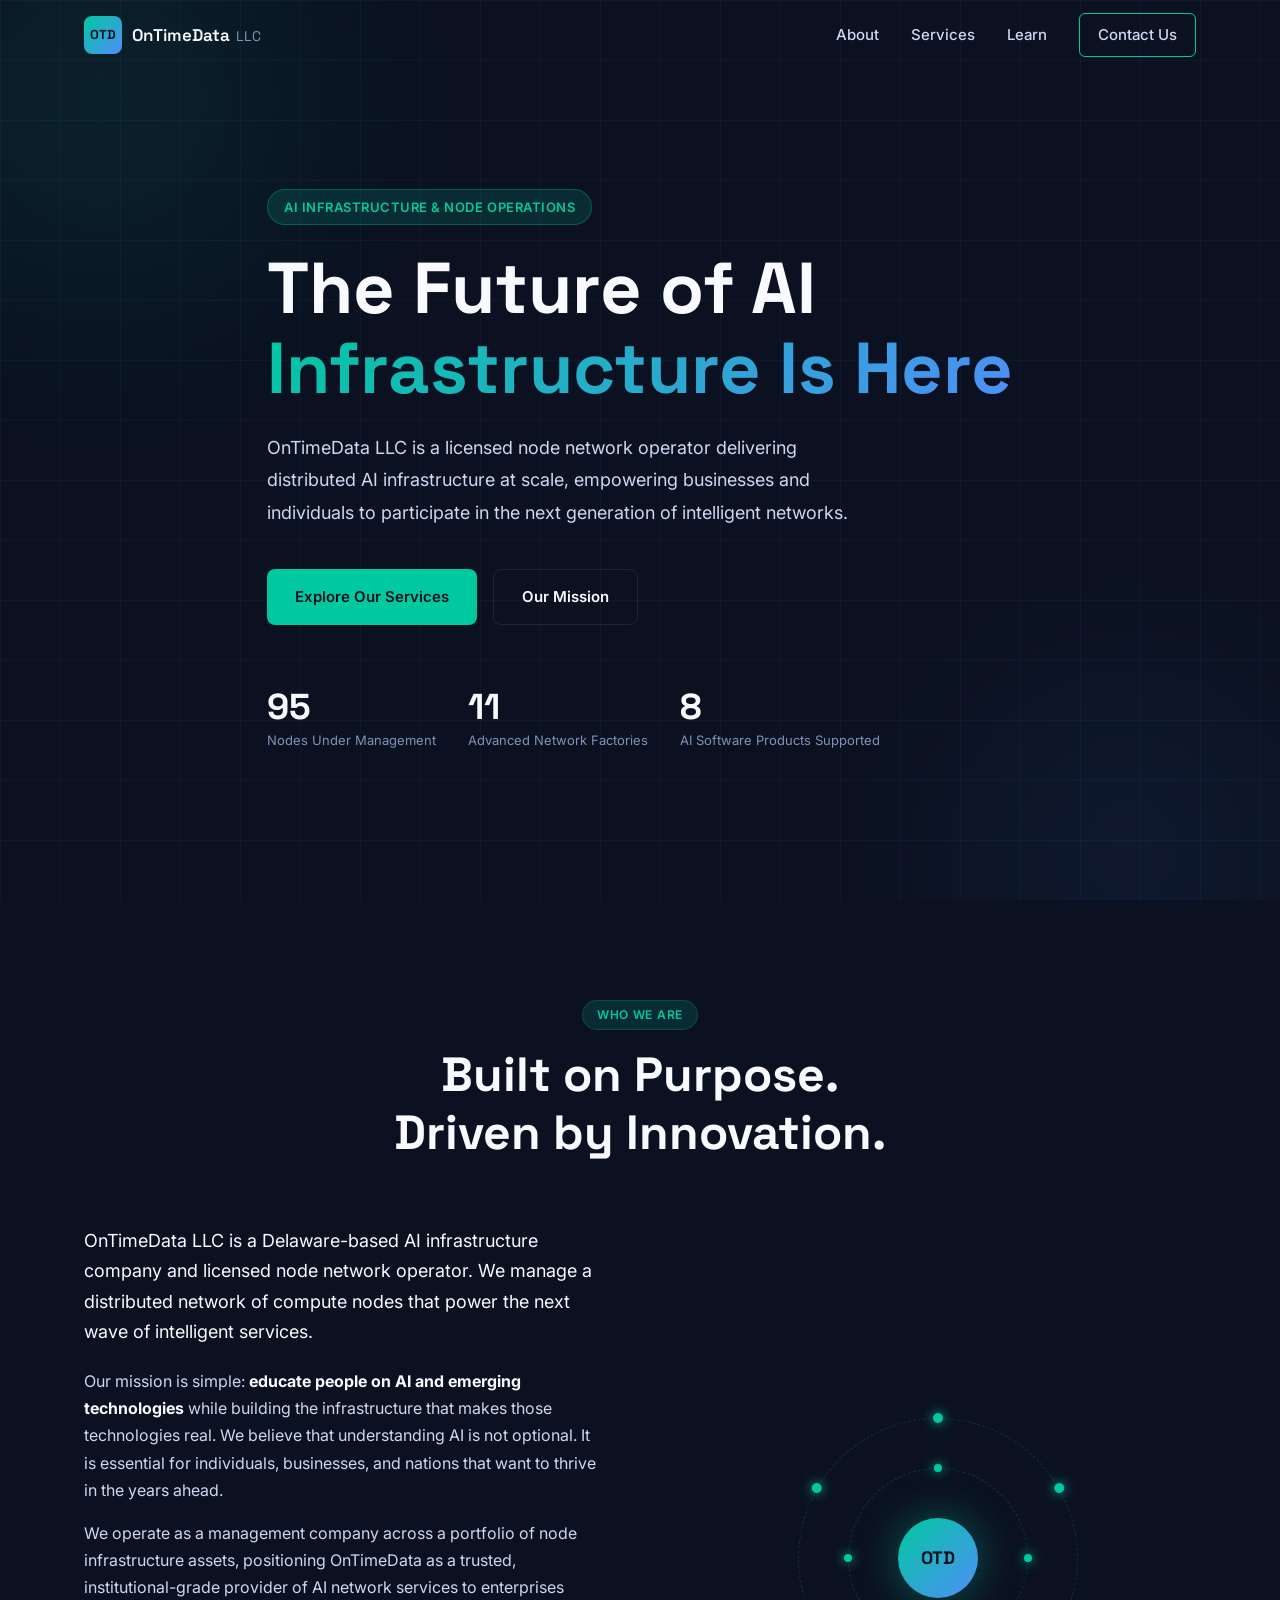
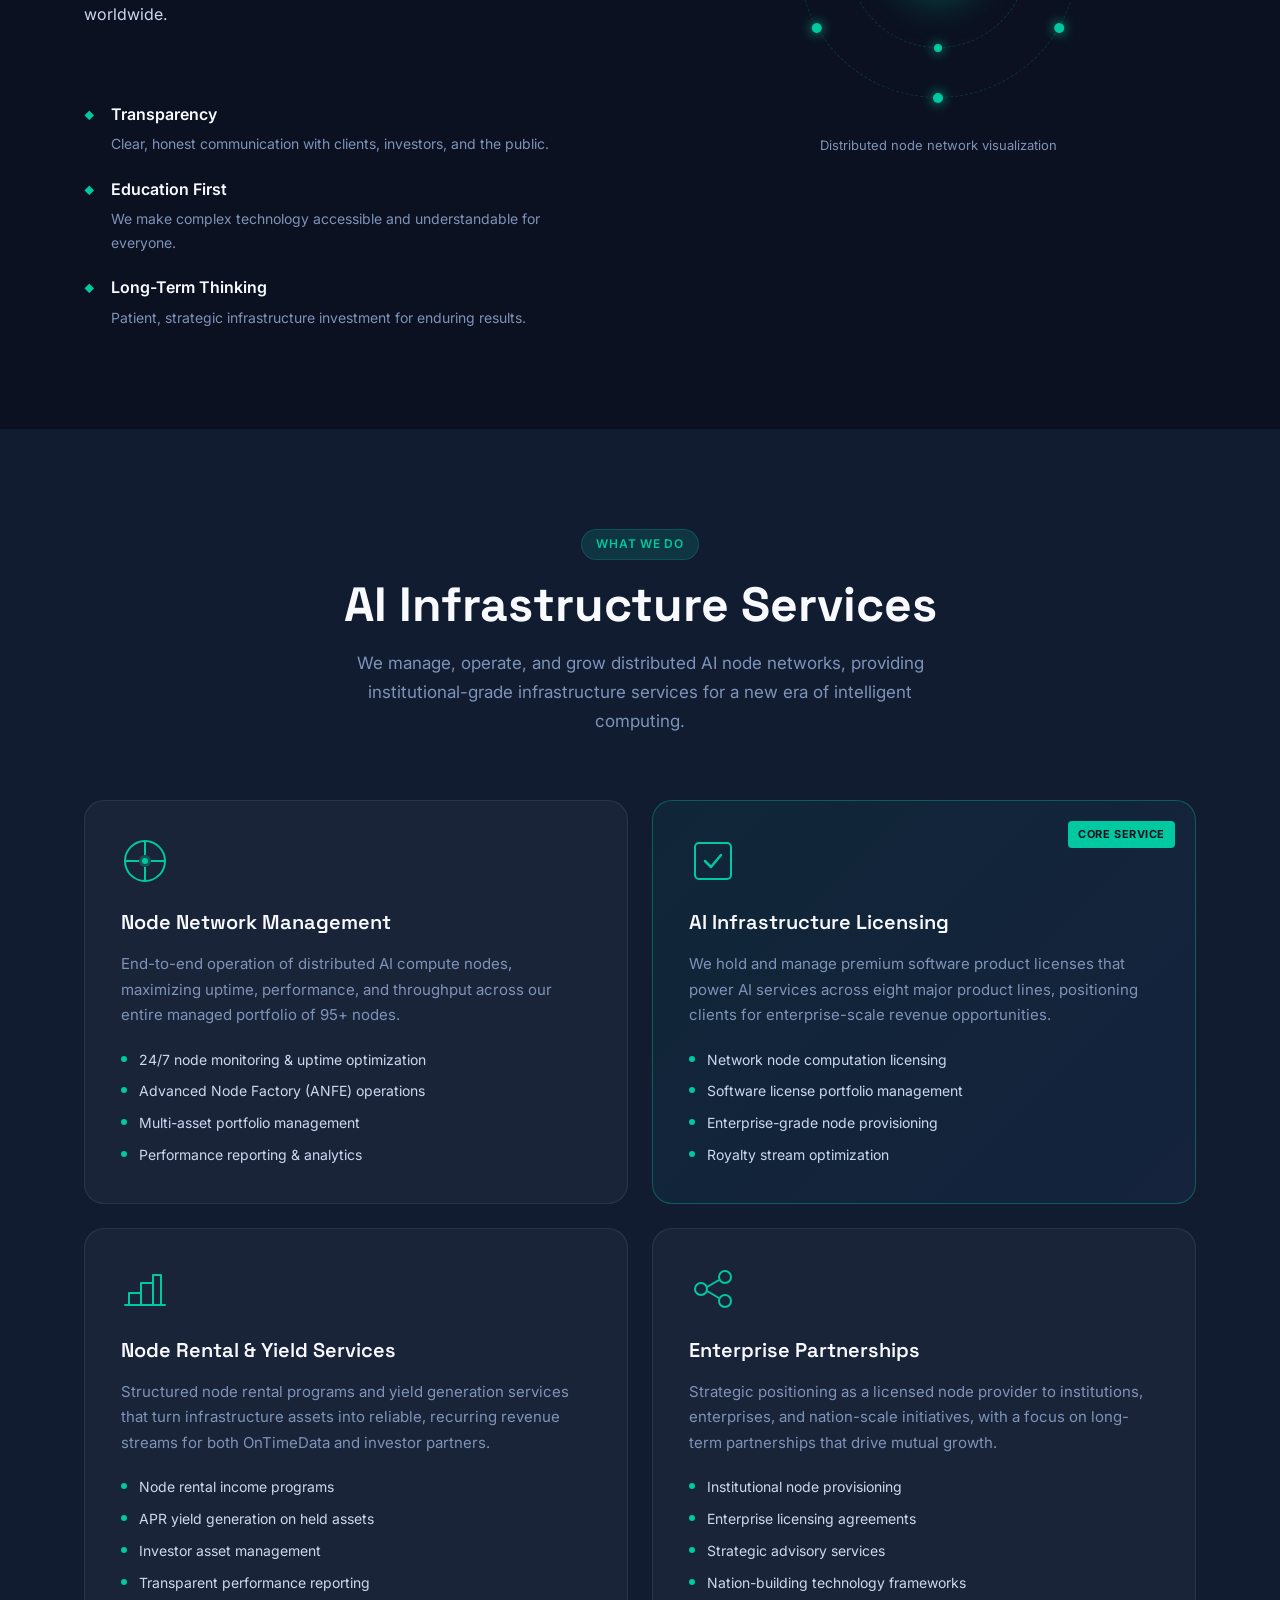
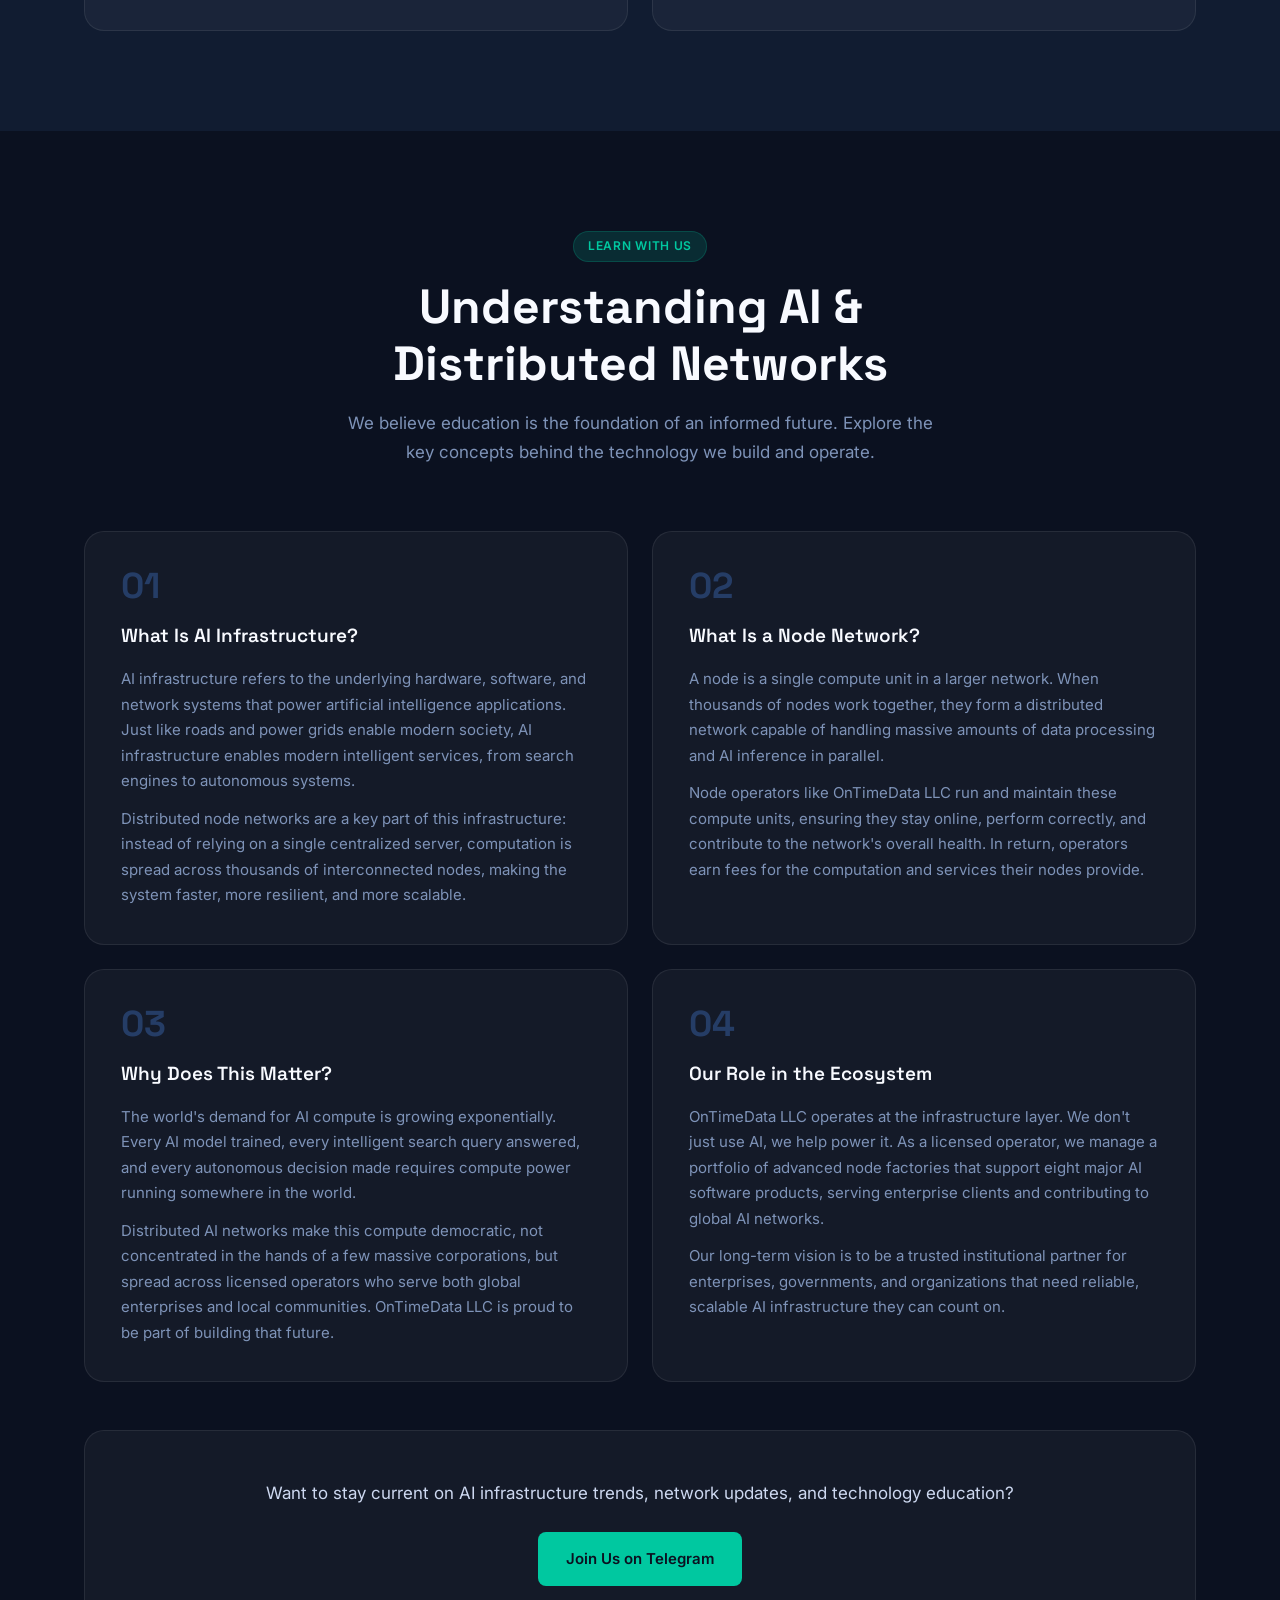
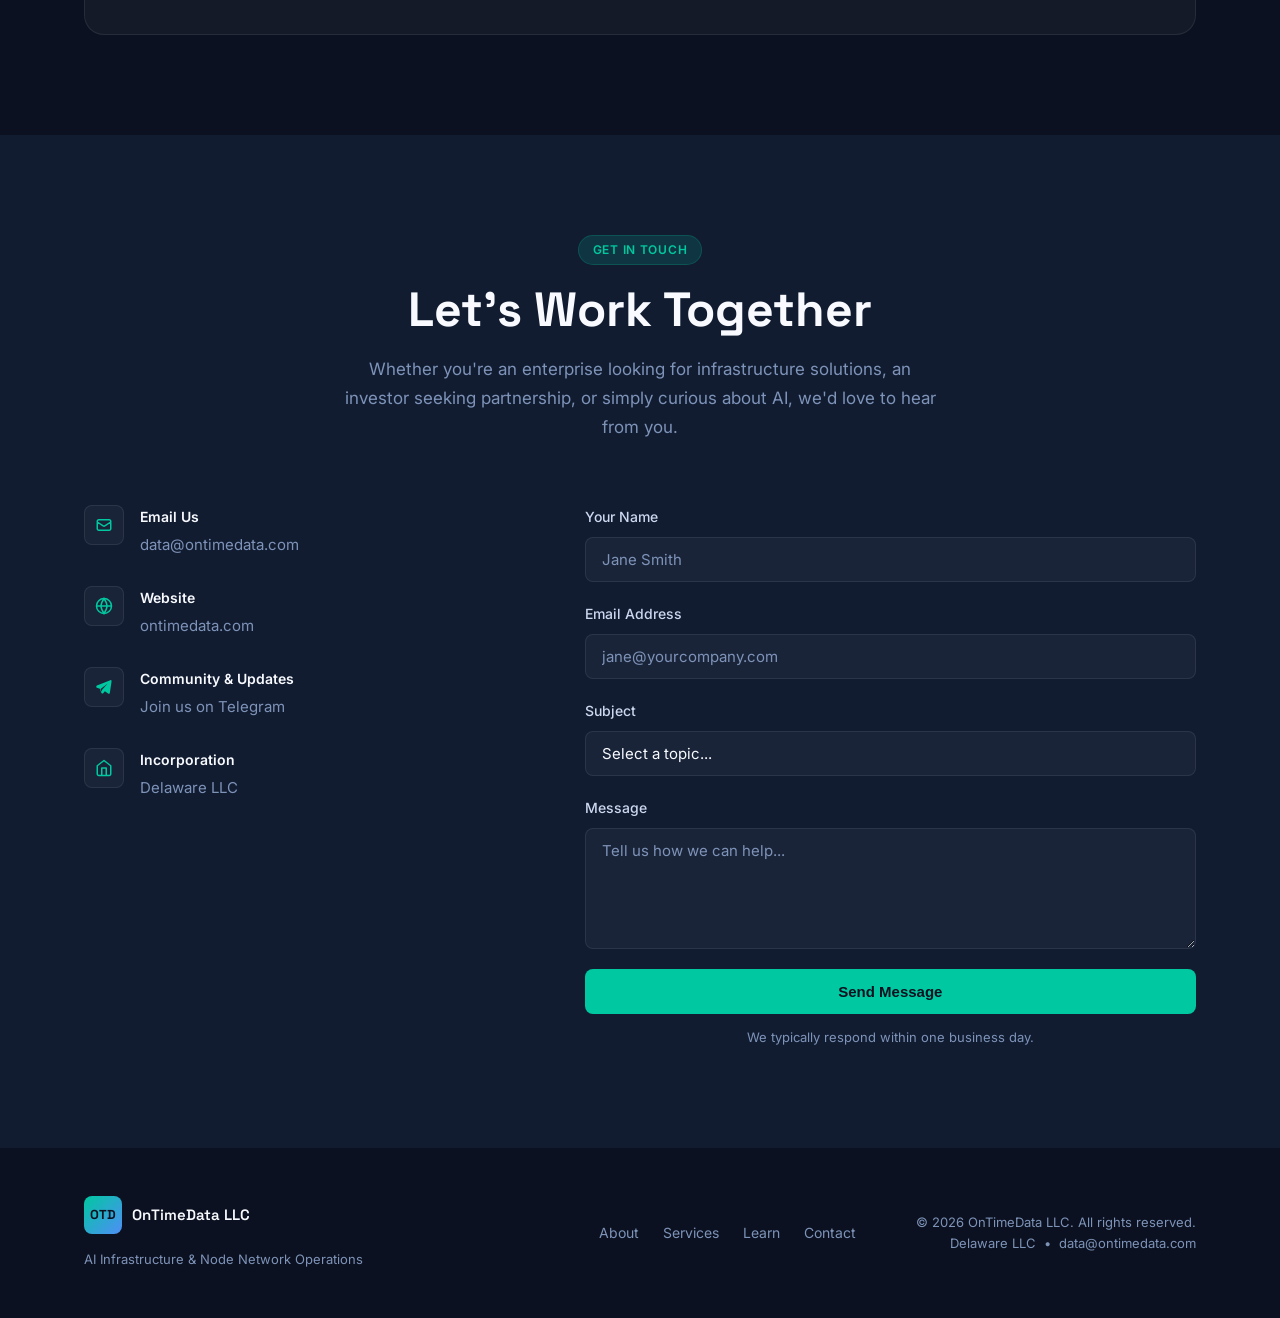
<file: website/index.html>
<!DOCTYPE html>
<html lang="en">
<head>
  <meta charset="UTF-8" />
  <meta name="viewport" content="width=device-width, initial-scale=1.0" />
  <title>OnTimeData LLC | AI Infrastructure & Node Network Operations</title>
  <meta name="description" content="OnTimeData LLC is an AI infrastructure company and licensed node network operator, educating people on AI and emerging technologies." />
  <link rel="stylesheet" href="styles.css" />
  <link rel="preconnect" href="https://fonts.googleapis.com" />
  <link href="https://fonts.googleapis.com/css2?family=Inter:wght@300;400;500;600;700&family=Space+Grotesk:wght@400;500;600;700&display=swap" rel="stylesheet" />
</head>
<body>

  <!-- NAV -->
  <header class="nav-header" id="nav-header">
    <div class="container nav-inner">
      <a href="#home" class="logo">
        <span class="logo-mark">OTD</span>
        <span class="logo-text">OnTimeData <span class="logo-llc">LLC</span></span>
      </a>
      <nav class="nav-links">
        <a href="#about">About</a>
        <a href="#services">Services</a>
        <a href="#education">Learn</a>
        <a href="#contact" class="btn btn-outline-sm">Contact Us</a>
      </nav>
      <button class="nav-toggle" id="nav-toggle" aria-label="Toggle menu">
        <span></span><span></span><span></span>
      </button>
    </div>
    <div class="mobile-menu" id="mobile-menu">
      <a href="#about">About</a>
      <a href="#services">Services</a>
      <a href="#education">Learn</a>
      <a href="#contact">Contact Us</a>
    </div>
  </header>

  <!-- HERO -->
  <section class="hero" id="home">
    <div class="hero-bg">
      <div class="grid-overlay"></div>
      <div class="glow glow-1"></div>
      <div class="glow glow-2"></div>
    </div>
    <div class="container hero-inner">
      <div class="hero-badge">AI Infrastructure &amp; Node Operations</div>
      <h1 class="hero-title">
        The Future of AI<br />
        <span class="gradient-text">Infrastructure Is Here</span>
      </h1>
      <p class="hero-sub">
        OnTimeData LLC is a licensed node network operator delivering distributed AI infrastructure at scale, empowering businesses and individuals to participate in the next generation of intelligent networks.
      </p>
      <div class="hero-cta">
        <a href="#services" class="btn btn-primary">Explore Our Services</a>
        <a href="#about" class="btn btn-ghost">Our Mission</a>
      </div>
      <div class="hero-stats">
        <div class="stat">
          <span class="stat-num">95</span>
          <span class="stat-label">Nodes Under Management</span>
        </div>
        <div class="stat">
          <span class="stat-num">11</span>
          <span class="stat-label">Advanced Network Factories</span>
        </div>
        <div class="stat">
          <span class="stat-num">8</span>
          <span class="stat-label">AI Software Products Supported</span>
        </div>
      </div>
    </div>
  </section>

  <!-- ABOUT -->
  <section class="section" id="about">
    <div class="container">
      <div class="section-header">
        <span class="section-tag">Who We Are</span>
        <h2 class="section-title">Built on Purpose.<br />Driven by Innovation.</h2>
      </div>
      <div class="about-grid">
        <div class="about-text">
          <p class="lead">
            OnTimeData LLC is a Delaware-based AI infrastructure company and licensed node network operator. We manage a distributed network of compute nodes that power the next wave of intelligent services.
          </p>
          <p>
            Our mission is simple: <strong>educate people on AI and emerging technologies</strong> while building the infrastructure that makes those technologies real. We believe that understanding AI is not optional. It is essential for individuals, businesses, and nations that want to thrive in the years ahead.
          </p>
          <p>
            We operate as a management company across a portfolio of node infrastructure assets, positioning OnTimeData as a trusted, institutional-grade provider of AI network services to enterprises worldwide.
          </p>
          <div class="about-pillars">
            <div class="pillar">
              <div class="pillar-icon">&#9670;</div>
              <div>
                <strong>Transparency</strong>
                <p>Clear, honest communication with clients, investors, and the public.</p>
              </div>
            </div>
            <div class="pillar">
              <div class="pillar-icon">&#9670;</div>
              <div>
                <strong>Education First</strong>
                <p>We make complex technology accessible and understandable for everyone.</p>
              </div>
            </div>
            <div class="pillar">
              <div class="pillar-icon">&#9670;</div>
              <div>
                <strong>Long-Term Thinking</strong>
                <p>Patient, strategic infrastructure investment for enduring results.</p>
              </div>
            </div>
          </div>
        </div>
        <div class="about-visual">
          <div class="node-diagram">
            <div class="node-ring node-ring-outer">
              <div class="node-dot" style="--i:0"></div>
              <div class="node-dot" style="--i:1"></div>
              <div class="node-dot" style="--i:2"></div>
              <div class="node-dot" style="--i:3"></div>
              <div class="node-dot" style="--i:4"></div>
              <div class="node-dot" style="--i:5"></div>
            </div>
            <div class="node-ring node-ring-mid">
              <div class="node-dot" style="--i:0"></div>
              <div class="node-dot" style="--i:1"></div>
              <div class="node-dot" style="--i:2"></div>
              <div class="node-dot" style="--i:3"></div>
            </div>
            <div class="node-center">
              <span>OTD</span>
            </div>
          </div>
          <p class="visual-caption">Distributed node network visualization</p>
        </div>
      </div>
    </div>
  </section>

  <!-- SERVICES -->
  <section class="section section-dark" id="services">
    <div class="container">
      <div class="section-header">
        <span class="section-tag">What We Do</span>
        <h2 class="section-title">AI Infrastructure Services</h2>
        <p class="section-sub">We manage, operate, and grow distributed AI node networks, providing institutional-grade infrastructure services for a new era of intelligent computing.</p>
      </div>
      <div class="services-grid">
        <div class="service-card">
          <div class="service-icon">
            <svg viewBox="0 0 48 48" fill="none" xmlns="http://www.w3.org/2000/svg">
              <circle cx="24" cy="24" r="20" stroke="currentColor" stroke-width="2"/>
              <circle cx="24" cy="24" r="6" fill="currentColor" opacity=".3"/>
              <circle cx="24" cy="24" r="3" fill="currentColor"/>
              <line x1="24" y1="4" x2="24" y2="18" stroke="currentColor" stroke-width="2"/>
              <line x1="44" y1="24" x2="30" y2="24" stroke="currentColor" stroke-width="2"/>
              <line x1="24" y1="44" x2="24" y2="30" stroke="currentColor" stroke-width="2"/>
              <line x1="4" y1="24" x2="18" y2="24" stroke="currentColor" stroke-width="2"/>
            </svg>
          </div>
          <h3>Node Network Management</h3>
          <p>End-to-end operation of distributed AI compute nodes, maximizing uptime, performance, and throughput across our entire managed portfolio of 95+ nodes.</p>
          <ul class="service-features">
            <li>24/7 node monitoring &amp; uptime optimization</li>
            <li>Advanced Node Factory (ANFE) operations</li>
            <li>Multi-asset portfolio management</li>
            <li>Performance reporting &amp; analytics</li>
          </ul>
        </div>

        <div class="service-card service-card-featured">
          <div class="service-card-badge">Core Service</div>
          <div class="service-icon">
            <svg viewBox="0 0 48 48" fill="none" xmlns="http://www.w3.org/2000/svg">
              <rect x="6" y="6" width="36" height="36" rx="4" stroke="currentColor" stroke-width="2"/>
              <path d="M16 24 L22 30 L32 18" stroke="currentColor" stroke-width="2.5" stroke-linecap="round" stroke-linejoin="round"/>
            </svg>
          </div>
          <h3>AI Infrastructure Licensing</h3>
          <p>We hold and manage premium software product licenses that power AI services across eight major product lines, positioning clients for enterprise-scale revenue opportunities.</p>
          <ul class="service-features">
            <li>Network node computation licensing</li>
            <li>Software license portfolio management</li>
            <li>Enterprise-grade node provisioning</li>
            <li>Royalty stream optimization</li>
          </ul>
        </div>

        <div class="service-card">
          <div class="service-icon">
            <svg viewBox="0 0 48 48" fill="none" xmlns="http://www.w3.org/2000/svg">
              <path d="M8 40 L8 28 L20 28 L20 40" stroke="currentColor" stroke-width="2" stroke-linejoin="round"/>
              <path d="M20 40 L20 18 L32 18 L32 40" stroke="currentColor" stroke-width="2" stroke-linejoin="round"/>
              <path d="M32 40 L32 10 L40 10 L40 40" stroke="currentColor" stroke-width="2" stroke-linejoin="round"/>
              <line x1="4" y1="40" x2="44" y2="40" stroke="currentColor" stroke-width="2" stroke-linecap="round"/>
            </svg>
          </div>
          <h3>Node Rental &amp; Yield Services</h3>
          <p>Structured node rental programs and yield generation services that turn infrastructure assets into reliable, recurring revenue streams for both OnTimeData and investor partners.</p>
          <ul class="service-features">
            <li>Node rental income programs</li>
            <li>APR yield generation on held assets</li>
            <li>Investor asset management</li>
            <li>Transparent performance reporting</li>
          </ul>
        </div>

        <div class="service-card">
          <div class="service-icon">
            <svg viewBox="0 0 48 48" fill="none" xmlns="http://www.w3.org/2000/svg">
              <circle cx="12" cy="24" r="6" stroke="currentColor" stroke-width="2"/>
              <circle cx="36" cy="12" r="6" stroke="currentColor" stroke-width="2"/>
              <circle cx="36" cy="36" r="6" stroke="currentColor" stroke-width="2"/>
              <line x1="18" y1="22" x2="30" y2="15" stroke="currentColor" stroke-width="2"/>
              <line x1="18" y1="26" x2="30" y2="33" stroke="currentColor" stroke-width="2"/>
            </svg>
          </div>
          <h3>Enterprise Partnerships</h3>
          <p>Strategic positioning as a licensed node provider to institutions, enterprises, and nation-scale initiatives, with a focus on long-term partnerships that drive mutual growth.</p>
          <ul class="service-features">
            <li>Institutional node provisioning</li>
            <li>Enterprise licensing agreements</li>
            <li>Strategic advisory services</li>
            <li>Nation-building technology frameworks</li>
          </ul>
        </div>
      </div>
    </div>
  </section>

  <!-- EDUCATION -->
  <section class="section" id="education">
    <div class="container">
      <div class="section-header">
        <span class="section-tag">Learn With Us</span>
        <h2 class="section-title">Understanding AI &amp;<br />Distributed Networks</h2>
        <p class="section-sub">We believe education is the foundation of an informed future. Explore the key concepts behind the technology we build and operate.</p>
      </div>
      <div class="edu-grid">
        <div class="edu-card">
          <div class="edu-num">01</div>
          <h3>What Is AI Infrastructure?</h3>
          <p>
            AI infrastructure refers to the underlying hardware, software, and network systems that power artificial intelligence applications. Just like roads and power grids enable modern society, AI infrastructure enables modern intelligent services, from search engines to autonomous systems.
          </p>
          <p>
            Distributed node networks are a key part of this infrastructure: instead of relying on a single centralized server, computation is spread across thousands of interconnected nodes, making the system faster, more resilient, and more scalable.
          </p>
        </div>
        <div class="edu-card">
          <div class="edu-num">02</div>
          <h3>What Is a Node Network?</h3>
          <p>
            A node is a single compute unit in a larger network. When thousands of nodes work together, they form a distributed network capable of handling massive amounts of data processing and AI inference in parallel.
          </p>
          <p>
            Node operators like OnTimeData LLC run and maintain these compute units, ensuring they stay online, perform correctly, and contribute to the network's overall health. In return, operators earn fees for the computation and services their nodes provide.
          </p>
        </div>
        <div class="edu-card">
          <div class="edu-num">03</div>
          <h3>Why Does This Matter?</h3>
          <p>
            The world's demand for AI compute is growing exponentially. Every AI model trained, every intelligent search query answered, and every autonomous decision made requires compute power running somewhere in the world.
          </p>
          <p>
            Distributed AI networks make this compute democratic, not concentrated in the hands of a few massive corporations, but spread across licensed operators who serve both global enterprises and local communities. OnTimeData LLC is proud to be part of building that future.
          </p>
        </div>
        <div class="edu-card">
          <div class="edu-num">04</div>
          <h3>Our Role in the Ecosystem</h3>
          <p>
            OnTimeData LLC operates at the infrastructure layer. We don't just use AI, we help power it. As a licensed operator, we manage a portfolio of advanced node factories that support eight major AI software products, serving enterprise clients and contributing to global AI networks.
          </p>
          <p>
            Our long-term vision is to be a trusted institutional partner for enterprises, governments, and organizations that need reliable, scalable AI infrastructure they can count on.
          </p>
        </div>
      </div>
      <div class="edu-cta">
        <p>Want to stay current on AI infrastructure trends, network updates, and technology education?</p>
        <a href="https://t.me/+-1U1Z1wpHyw4NDgx" target="_blank" rel="noopener" class="btn btn-primary">Join Us on Telegram</a>
      </div>
    </div>
  </section>

  <!-- CONTACT -->
  <section class="section section-dark" id="contact">
    <div class="container">
      <div class="section-header">
        <span class="section-tag">Get In Touch</span>
        <h2 class="section-title">Let's Work Together</h2>
        <p class="section-sub">Whether you're an enterprise looking for infrastructure solutions, an investor seeking partnership, or simply curious about AI, we'd love to hear from you.</p>
      </div>
      <div class="contact-grid">
        <div class="contact-info">
          <div class="contact-item">
            <div class="contact-icon">
              <svg viewBox="0 0 24 24" fill="none" xmlns="http://www.w3.org/2000/svg">
                <path d="M3 8L10.89 13.26C11.2187 13.4793 11.6049 13.5963 12 13.5963C12.3951 13.5963 12.7813 13.4793 13.11 13.26L21 8M5 19H19C19.5304 19 20.0391 18.7893 20.4142 18.4142C20.7893 18.0391 21 17.5304 21 17V7C21 6.46957 20.7893 5.96086 20.4142 5.58579C20.0391 5.21071 19.5304 5 19 5H5C4.46957 5 3.96086 5.21071 3.58579 5.58579C3.21071 5.96086 3 6.46957 3 7V17C3 17.5304 3.21071 18.0391 3.58579 18.4142C3.96086 18.7893 4.46957 19 5 19Z" stroke="currentColor" stroke-width="2" stroke-linecap="round" stroke-linejoin="round"/>
              </svg>
            </div>
            <div>
              <strong>Email Us</strong>
              <a href="mailto:data@ontimedata.com">data@ontimedata.com</a>
            </div>
          </div>
          <div class="contact-item">
            <div class="contact-icon">
              <svg viewBox="0 0 24 24" fill="none" xmlns="http://www.w3.org/2000/svg">
                <path d="M12 22C17.5228 22 22 17.5228 22 12C22 6.47715 17.5228 2 12 2C6.47715 2 2 6.47715 2 12C2 17.5228 6.47715 22 12 22Z" stroke="currentColor" stroke-width="2"/>
                <path d="M2 12H22" stroke="currentColor" stroke-width="2"/>
                <path d="M12 2C9.33 6 8 9 8 12C8 15 9.33 18 12 22C14.67 18 16 15 16 12C16 9 14.67 6 12 2Z" stroke="currentColor" stroke-width="2"/>
              </svg>
            </div>
            <div>
              <strong>Website</strong>
              <span>ontimedata.com</span>
            </div>
          </div>
          <div class="contact-item">
            <div class="contact-icon">
              <svg viewBox="0 0 24 24" fill="none" xmlns="http://www.w3.org/2000/svg">
                <path d="M21.944 3.069a1.5 1.5 0 0 0-1.53-.195L2.55 10.145a1.5 1.5 0 0 0 .078 2.78l3.896 1.298 1.86 5.58a1.5 1.5 0 0 0 2.56.454l2.21-2.735 4.32 3.178a1.5 1.5 0 0 0 2.35-1.005l2.25-14.999a1.5 1.5 0 0 0-.13-.627zM9.5 15.5l-.9 2.7-1.2-3.6 9.6-7.2-7.5 8.1z" fill="currentColor"/>
              </svg>
            </div>
            <div>
              <strong>Community &amp; Updates</strong>
              <a href="https://t.me/+-1U1Z1wpHyw4NDgx" target="_blank" rel="noopener">Join us on Telegram</a>
            </div>
          </div>
          <div class="contact-item">
            <div class="contact-icon">
              <svg viewBox="0 0 24 24" fill="none" xmlns="http://www.w3.org/2000/svg">
                <path d="M3 9L12 2L21 9V20C21 20.5304 20.7893 21.0391 20.4142 21.4142C20.0391 21.7893 19.5304 22 19 22H5C4.46957 22 3.96086 21.7893 3.58579 21.4142C3.21071 21.0391 3 20.5304 3 20V9Z" stroke="currentColor" stroke-width="2" stroke-linejoin="round"/>
                <path d="M9 22V12H15V22" stroke="currentColor" stroke-width="2" stroke-linejoin="round"/>
              </svg>
            </div>
            <div>
              <strong>Incorporation</strong>
              <span>Delaware LLC</span>
            </div>
          </div>
        </div>
        <form class="contact-form" id="contact-form">
          <div class="form-group">
            <label for="name">Your Name</label>
            <input type="text" id="name" name="name" placeholder="Jane Smith" required />
          </div>
          <div class="form-group">
            <label for="email">Email Address</label>
            <input type="email" id="email" name="email" placeholder="jane@yourcompany.com" required />
          </div>
          <div class="form-group">
            <label for="subject">Subject</label>
            <select id="subject" name="subject">
              <option value="">Select a topic...</option>
              <option value="enterprise">Enterprise Partnership</option>
              <option value="investor">Investor Inquiry</option>
              <option value="education">AI Education</option>
              <option value="services">Our Services</option>
              <option value="other">Other</option>
            </select>
          </div>
          <div class="form-group">
            <label for="message">Message</label>
            <textarea id="message" name="message" rows="5" placeholder="Tell us how we can help..." required></textarea>
          </div>
          <button type="submit" class="btn btn-primary btn-full">Send Message</button>
          <p class="form-note">We typically respond within one business day.</p>
        </form>
      </div>
    </div>
  </section>

  <!-- FOOTER -->
  <footer class="footer">
    <div class="container footer-inner">
      <div class="footer-brand">
        <span class="logo-mark">OTD</span>
        <span class="footer-name">OnTimeData LLC</span>
        <p class="footer-tagline">AI Infrastructure &amp; Node Network Operations</p>
      </div>
      <div class="footer-links">
        <a href="#about">About</a>
        <a href="#services">Services</a>
        <a href="#education">Learn</a>
        <a href="#contact">Contact</a>
      </div>
      <div class="footer-legal">
        <p>&copy; 2026 OnTimeData LLC. All rights reserved.</p>
        <p>Delaware LLC &nbsp;&bull;&nbsp; <a href="mailto:data@ontimedata.com">data@ontimedata.com</a></p>
      </div>
    </div>
  </footer>

  <script src="script.js"></script>
</body>
</html>
</file>
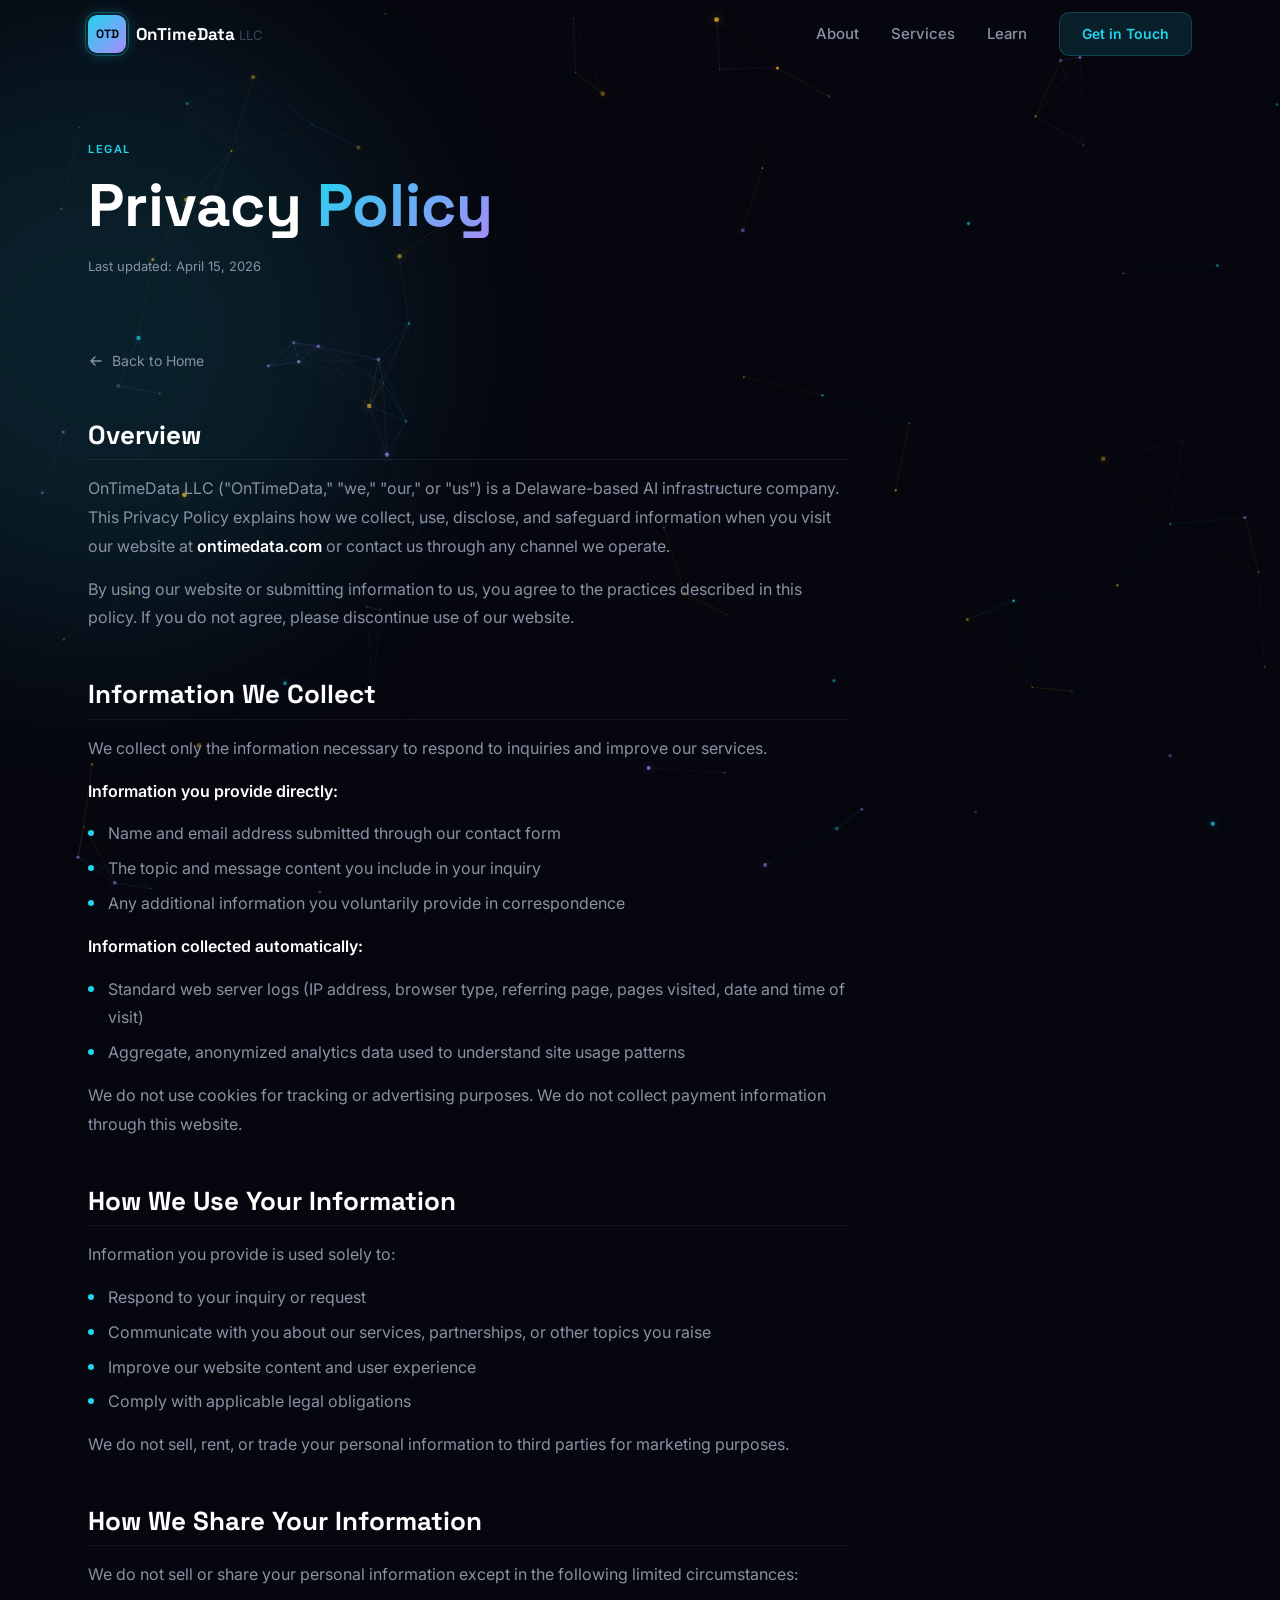
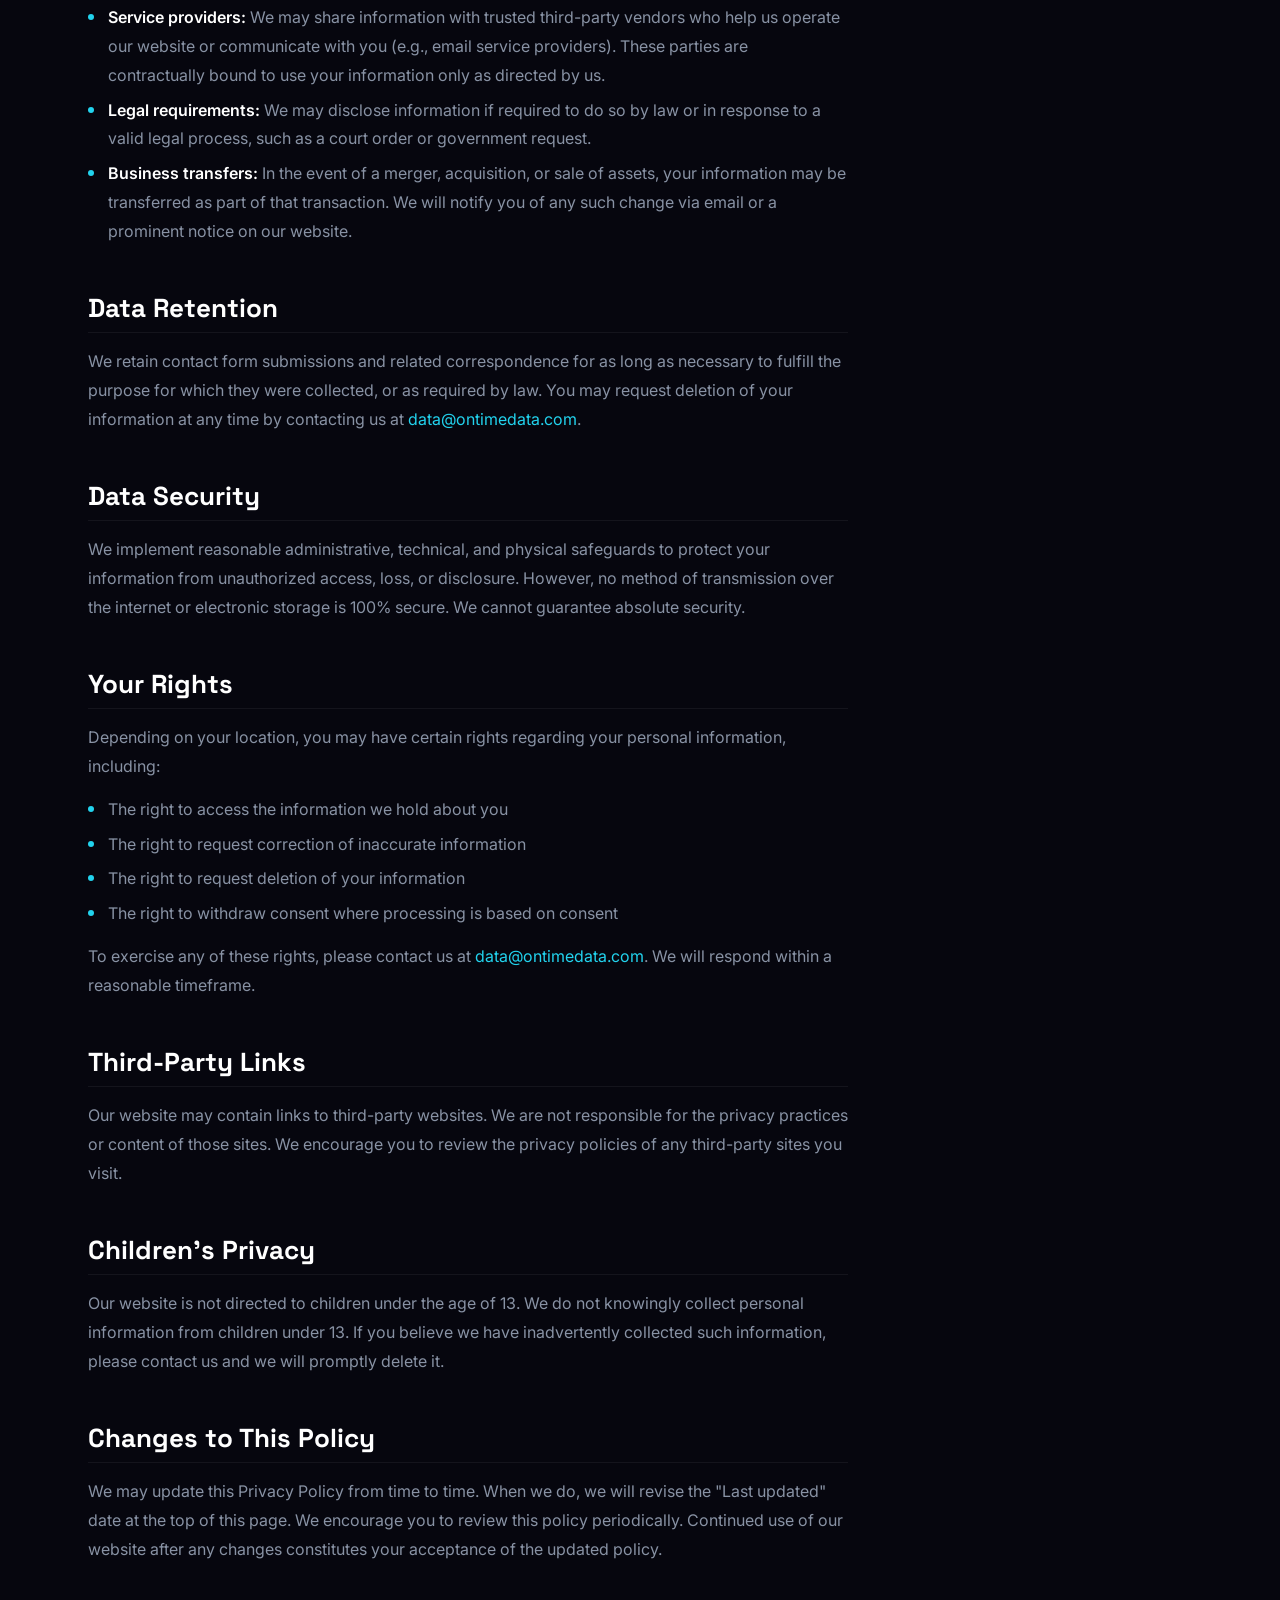
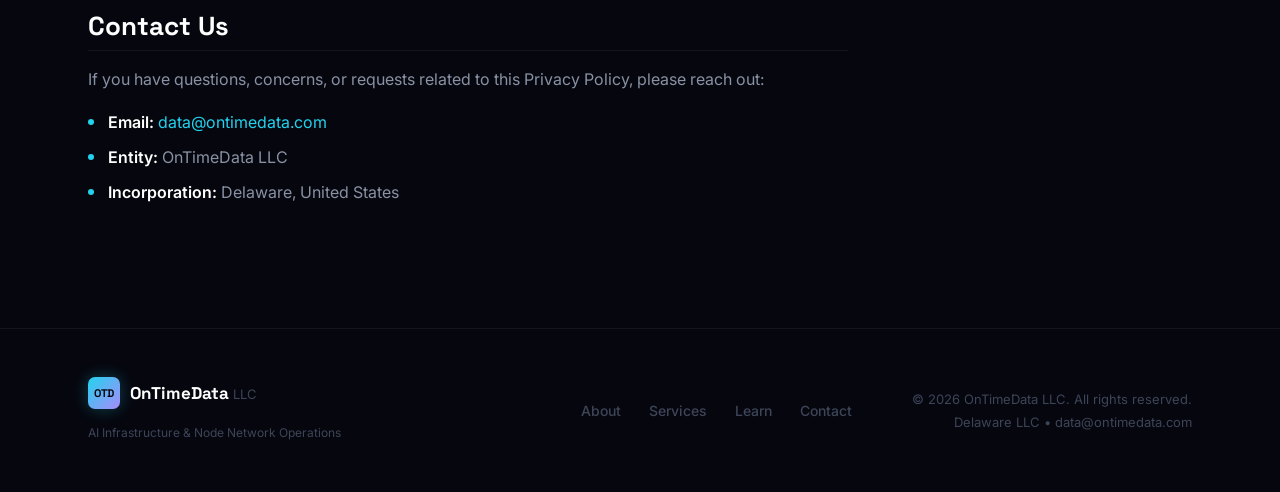
<file: website-v3/privacy.html>
<!DOCTYPE html>
<html lang="en">
<head>
  <meta charset="UTF-8" />
  <meta name="viewport" content="width=device-width, initial-scale=1.0" />
  <title>Privacy Policy | OnTimeData LLC</title>
  <meta name="description" content="Privacy Policy for OnTimeData LLC — how we collect, use, and protect your information." />
  <link rel="stylesheet" href="styles.css" />
  <link rel="preconnect" href="https://fonts.googleapis.com" />
  <link href="https://fonts.googleapis.com/css2?family=Space+Grotesk:wght@400;500;600;700&family=Inter:wght@300;400;500;600&display=swap" rel="stylesheet" />
  <style>
    .privacy-hero {
      padding: 140px 0 72px;
      position: relative;
    }
    .privacy-hero .section-tag { display: block; margin-bottom: 14px; }
    .privacy-hero h1 {
      font-size: clamp(36px, 5vw, 60px);
      margin-bottom: 16px;
    }
    .privacy-hero .last-updated {
      font-size: 13px;
      color: var(--text);
      margin-top: 8px;
    }
    .privacy-body {
      padding: 0 0 108px;
    }
    .privacy-content {
      max-width: 760px;
    }
    .privacy-content h2 {
      font-size: clamp(20px, 2.5vw, 26px);
      color: var(--white);
      margin: 48px 0 14px;
      padding-bottom: 10px;
      border-bottom: 1px solid var(--border);
    }
    .privacy-content h2:first-child { margin-top: 0; }
    .privacy-content p {
      font-size: 16px;
      color: var(--text);
      line-height: 1.8;
      margin-bottom: 14px;
    }
    .privacy-content ul {
      list-style: none;
      margin: 0 0 14px;
      padding: 0;
    }
    .privacy-content ul li {
      position: relative;
      padding-left: 20px;
      font-size: 16px;
      color: var(--text);
      line-height: 1.8;
      margin-bottom: 6px;
    }
    .privacy-content ul li::before {
      content: '';
      position: absolute;
      left: 0;
      top: 11px;
      width: 6px;
      height: 6px;
      border-radius: 50%;
      background: var(--cyan);
    }
    .privacy-content a {
      color: var(--cyan);
      text-decoration: none;
    }
    .privacy-content a:hover { text-decoration: underline; }
    .privacy-content strong { color: var(--white); font-weight: 600; }
    .back-link {
      display: inline-flex;
      align-items: center;
      gap: 8px;
      font-size: 14px;
      color: var(--text);
      text-decoration: none;
      margin-bottom: 48px;
      transition: color var(--ease);
    }
    .back-link:hover { color: var(--cyan); }
    .back-link svg { flex-shrink: 0; }
  </style>
</head>
<body>

  <!-- PARTICLE CANVAS (global background) -->
  <canvas id="particle-canvas"></canvas>

  <!-- NAV -->
  <header class="nav" id="nav">
    <div class="container nav-inner">
      <a href="index.html#home" class="logo">
        <div class="logo-icon">
          <span>OTD</span>
          <div class="logo-ring"></div>
        </div>
        <div class="logo-words">
          <span class="logo-name">OnTimeData</span>
          <span class="logo-llc">LLC</span>
        </div>
      </a>
      <nav class="nav-links" id="nav-links">
        <a href="index.html#about" class="nav-link">About</a>
        <a href="index.html#services" class="nav-link">Services</a>
        <a href="index.html#education" class="nav-link">Learn</a>
        <a href="index.html#contact" class="nav-cta">Get in Touch</a>
      </nav>
      <button class="burger" id="burger" aria-label="Menu">
        <span></span><span></span><span></span>
      </button>
    </div>
    <div class="mobile-menu" id="mobile-menu">
      <a href="index.html#about">About</a>
      <a href="index.html#services">Services</a>
      <a href="index.html#education">Learn</a>
      <a href="index.html#contact">Get in Touch</a>
    </div>
  </header>

  <!-- HERO -->
  <div class="privacy-hero">
    <div class="section-glow section-glow-left"></div>
    <div class="container">
      <span class="section-tag">Legal</span>
      <h1>Privacy <span class="grad-text-static">Policy</span></h1>
      <p class="last-updated">Last updated: April 15, 2026</p>
    </div>
  </div>

  <!-- BODY -->
  <div class="privacy-body">
    <div class="container">
      <a href="index.html" class="back-link">
        <svg width="16" height="16" viewBox="0 0 16 16" fill="none"><path d="M13 8H3M7 4l-4 4 4 4" stroke="currentColor" stroke-width="1.5" stroke-linecap="round" stroke-linejoin="round"/></svg>
        Back to Home
      </a>

      <div class="privacy-content">

        <h2>Overview</h2>
        <p>OnTimeData LLC ("OnTimeData," "we," "our," or "us") is a Delaware-based AI infrastructure company. This Privacy Policy explains how we collect, use, disclose, and safeguard information when you visit our website at <strong>ontimedata.com</strong> or contact us through any channel we operate.</p>
        <p>By using our website or submitting information to us, you agree to the practices described in this policy. If you do not agree, please discontinue use of our website.</p>

        <h2>Information We Collect</h2>
        <p>We collect only the information necessary to respond to inquiries and improve our services.</p>
        <p><strong>Information you provide directly:</strong></p>
        <ul>
          <li>Name and email address submitted through our contact form</li>
          <li>The topic and message content you include in your inquiry</li>
          <li>Any additional information you voluntarily provide in correspondence</li>
        </ul>
        <p><strong>Information collected automatically:</strong></p>
        <ul>
          <li>Standard web server logs (IP address, browser type, referring page, pages visited, date and time of visit)</li>
          <li>Aggregate, anonymized analytics data used to understand site usage patterns</li>
        </ul>
        <p>We do not use cookies for tracking or advertising purposes. We do not collect payment information through this website.</p>

        <h2>How We Use Your Information</h2>
        <p>Information you provide is used solely to:</p>
        <ul>
          <li>Respond to your inquiry or request</li>
          <li>Communicate with you about our services, partnerships, or other topics you raise</li>
          <li>Improve our website content and user experience</li>
          <li>Comply with applicable legal obligations</li>
        </ul>
        <p>We do not sell, rent, or trade your personal information to third parties for marketing purposes.</p>

        <h2>How We Share Your Information</h2>
        <p>We do not sell or share your personal information except in the following limited circumstances:</p>
        <ul>
          <li><strong>Service providers:</strong> We may share information with trusted third-party vendors who help us operate our website or communicate with you (e.g., email service providers). These parties are contractually bound to use your information only as directed by us.</li>
          <li><strong>Legal requirements:</strong> We may disclose information if required to do so by law or in response to a valid legal process, such as a court order or government request.</li>
          <li><strong>Business transfers:</strong> In the event of a merger, acquisition, or sale of assets, your information may be transferred as part of that transaction. We will notify you of any such change via email or a prominent notice on our website.</li>
        </ul>

        <h2>Data Retention</h2>
        <p>We retain contact form submissions and related correspondence for as long as necessary to fulfill the purpose for which they were collected, or as required by law. You may request deletion of your information at any time by contacting us at <a href="mailto:data@ontimedata.com">data@ontimedata.com</a>.</p>

        <h2>Data Security</h2>
        <p>We implement reasonable administrative, technical, and physical safeguards to protect your information from unauthorized access, loss, or disclosure. However, no method of transmission over the internet or electronic storage is 100% secure. We cannot guarantee absolute security.</p>

        <h2>Your Rights</h2>
        <p>Depending on your location, you may have certain rights regarding your personal information, including:</p>
        <ul>
          <li>The right to access the information we hold about you</li>
          <li>The right to request correction of inaccurate information</li>
          <li>The right to request deletion of your information</li>
          <li>The right to withdraw consent where processing is based on consent</li>
        </ul>
        <p>To exercise any of these rights, please contact us at <a href="mailto:data@ontimedata.com">data@ontimedata.com</a>. We will respond within a reasonable timeframe.</p>

        <h2>Third-Party Links</h2>
        <p>Our website may contain links to third-party websites. We are not responsible for the privacy practices or content of those sites. We encourage you to review the privacy policies of any third-party sites you visit.</p>

        <h2>Children's Privacy</h2>
        <p>Our website is not directed to children under the age of 13. We do not knowingly collect personal information from children under 13. If you believe we have inadvertently collected such information, please contact us and we will promptly delete it.</p>

        <h2>Changes to This Policy</h2>
        <p>We may update this Privacy Policy from time to time. When we do, we will revise the "Last updated" date at the top of this page. We encourage you to review this policy periodically. Continued use of our website after any changes constitutes your acceptance of the updated policy.</p>

        <h2>Contact Us</h2>
        <p>If you have questions, concerns, or requests related to this Privacy Policy, please reach out:</p>
        <ul>
          <li><strong>Email:</strong> <a href="mailto:data@ontimedata.com">data@ontimedata.com</a></li>
          <li><strong>Entity:</strong> OnTimeData LLC</li>
          <li><strong>Incorporation:</strong> Delaware, United States</li>
        </ul>

      </div>
    </div>
  </div>

  <!-- FOOTER -->
  <footer class="footer">
    <div class="container footer-inner">
      <div class="footer-brand">
        <div class="logo-icon small">
          <span>OTD</span>
        </div>
        <div class="logo-words">
          <span class="logo-name">OnTimeData</span>
          <span class="logo-llc">LLC</span>
        </div>
        <p class="footer-tag">AI Infrastructure &amp; Node Network Operations</p>
      </div>
      <nav class="footer-nav">
        <a href="index.html#about">About</a>
        <a href="index.html#services">Services</a>
        <a href="index.html#education">Learn</a>
        <a href="index.html#contact">Contact</a>
      </nav>
      <div class="footer-legal">
        <p>&copy; 2026 OnTimeData LLC. All rights reserved.</p>
        <p>Delaware LLC &bull; <a href="mailto:data@ontimedata.com">data@ontimedata.com</a></p>
      </div>
    </div>
  </footer>

  <script src="script.js"></script>
</body>
</html>
</file>
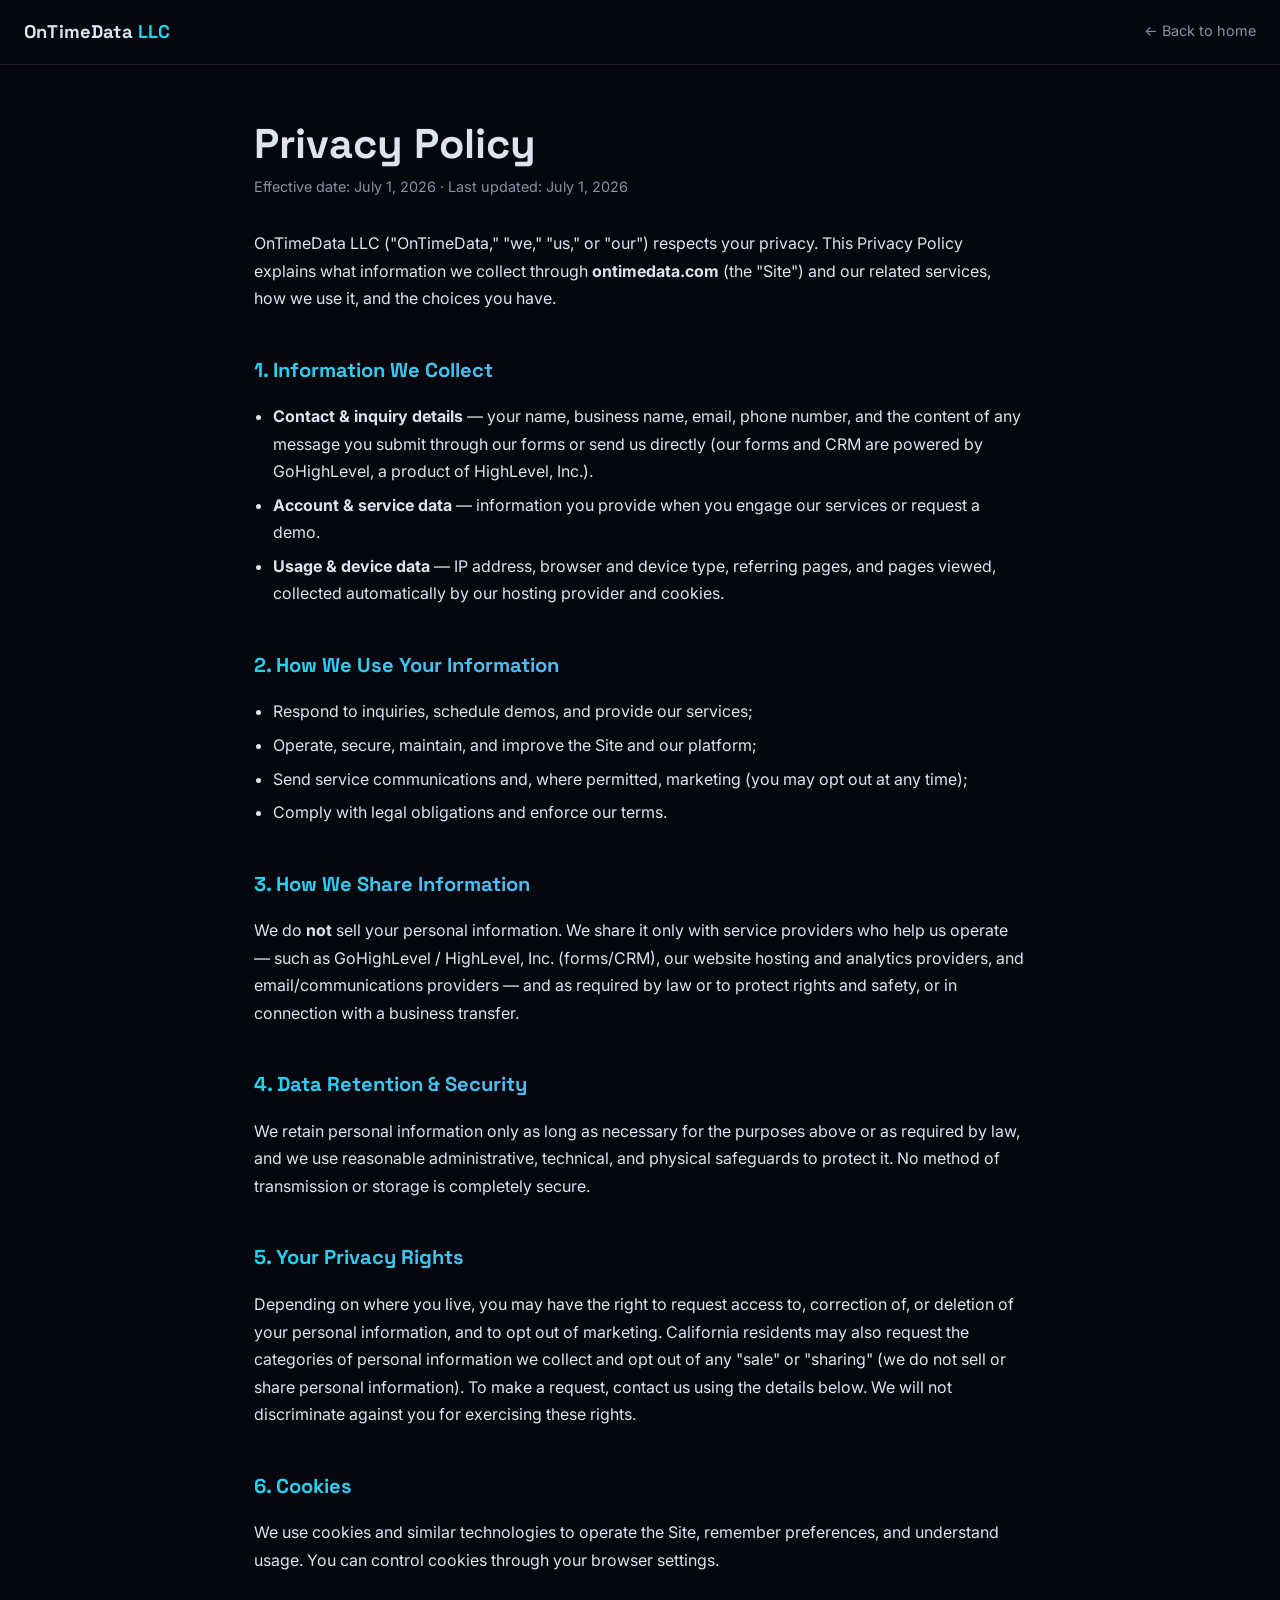
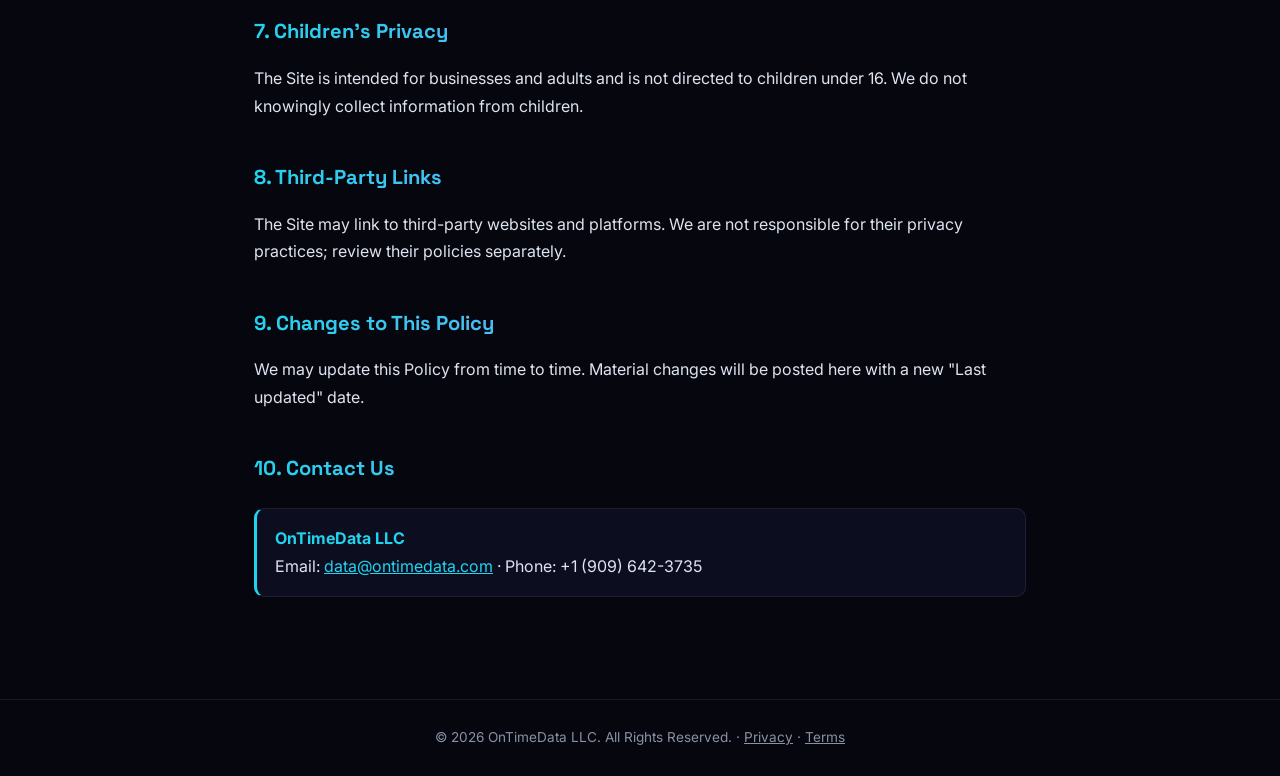
<file: website-v4/privacy.html>
<!DOCTYPE html>
<!--
  OnTimeData LLC — Privacy Policy
  TEMPLATE generated for review. This is not legal advice. Have a licensed
  attorney review and tailor before publishing.
-->
<html lang="en">
<head>
<meta charset="utf-8" />
<meta name="viewport" content="width=device-width, initial-scale=1" />
<title>Privacy Policy | OnTimeData LLC</title>
<meta name="description" content="How OnTimeData LLC collects, uses, and protects your information." />
<link rel="preconnect" href="https://fonts.googleapis.com" />
<link rel="preconnect" href="https://fonts.gstatic.com" crossorigin />
<link href="https://fonts.googleapis.com/css2?family=Inter:wght@400;500;600;700&family=Space+Grotesk:wght@500;600;700&display=swap" rel="stylesheet" />
<style>
  :root{
    --bg:#06060e; --surface:#0d0d20; --text:#dde4f0; --muted:#8892a4;
    --accent:#22d3ee; --accent2:#a78bfa; --line:rgba(255,255,255,.08);
    --hd:'Space Grotesk',system-ui,sans-serif; --bd:'Inter',system-ui,sans-serif;
  }
  *{box-sizing:border-box}
  body{margin:0;background:var(--bg);color:var(--text);font-family:var(--bd);line-height:1.72;font-size:16px;-webkit-font-smoothing:antialiased}
  a{color:var(--accent)}
  .lp-top{position:sticky;top:0;z-index:5;background:rgba(6,6,14,.85);backdrop-filter:blur(10px);border-bottom:1px solid var(--line);padding:16px 24px;display:flex;justify-content:space-between;align-items:center;gap:16px;flex-wrap:wrap}
  .lp-top .brand{font-family:var(--hd);font-weight:700;letter-spacing:.01em;color:var(--text);text-decoration:none;font-size:1.15rem}
  .lp-top .brand span{color:var(--accent)}
  .lp-top a.back{font-size:.9rem;text-decoration:none;color:var(--muted)}
  .lp-top a.back:hover{color:var(--accent)}
  main{max-width:820px;margin:0 auto;padding:56px 24px 80px}
  h1{font-family:var(--hd);font-size:clamp(1.9rem,4vw,2.6rem);line-height:1.12;margin:0 0 8px}
  .meta{color:var(--muted);font-size:.9rem;margin:0 0 30px}
  h2{font-family:var(--hd);font-size:1.26rem;margin:40px 0 12px;background:linear-gradient(90deg,var(--accent),var(--accent2));-webkit-background-clip:text;background-clip:text;color:transparent}
  h3{font-size:1.04rem;margin:24px 0 8px}
  ul{padding-left:1.2em}
  li{margin:6px 0}
  .callout{border:1px solid var(--line);border-left:3px solid var(--accent);background:var(--surface);padding:16px 18px;border-radius:10px;margin:22px 0}
  .callout strong{color:var(--accent)}
  .lp-foot{border-top:1px solid var(--line);padding:26px 24px;text-align:center;color:var(--muted);font-size:.85rem}
  .lp-foot a{color:var(--muted)}
</style>
</head>
<body>
<header class="lp-top">
  <a class="brand" href="/">OnTimeData <span>LLC</span></a>
  <a class="back" href="/">← Back to home</a>
</header>

<main>
  <h1>Privacy Policy</h1>
  <p class="meta">Effective date: July 1, 2026 · Last updated: July 1, 2026</p>

  <p>OnTimeData LLC ("OnTimeData," "we," "us," or "our") respects your privacy. This Privacy Policy explains what information we collect through <strong>ontimedata.com</strong> (the "Site") and our related services, how we use it, and the choices you have.</p>

  <h2>1. Information We Collect</h2>
  <ul>
    <li><strong>Contact &amp; inquiry details</strong> — your name, business name, email, phone number, and the content of any message you submit through our forms or send us directly (our forms and CRM are powered by GoHighLevel, a product of HighLevel, Inc.).</li>
    <li><strong>Account &amp; service data</strong> — information you provide when you engage our services or request a demo.</li>
    <li><strong>Usage &amp; device data</strong> — IP address, browser and device type, referring pages, and pages viewed, collected automatically by our hosting provider and cookies.</li>
  </ul>

  <h2>2. How We Use Your Information</h2>
  <ul>
    <li>Respond to inquiries, schedule demos, and provide our services;</li>
    <li>Operate, secure, maintain, and improve the Site and our platform;</li>
    <li>Send service communications and, where permitted, marketing (you may opt out at any time);</li>
    <li>Comply with legal obligations and enforce our terms.</li>
  </ul>

  <h2>3. How We Share Information</h2>
  <p>We do <strong>not</strong> sell your personal information. We share it only with service providers who help us operate — such as GoHighLevel / HighLevel, Inc. (forms/CRM), our website hosting and analytics providers, and email/communications providers — and as required by law or to protect rights and safety, or in connection with a business transfer.</p>

  <h2>4. Data Retention &amp; Security</h2>
  <p>We retain personal information only as long as necessary for the purposes above or as required by law, and we use reasonable administrative, technical, and physical safeguards to protect it. No method of transmission or storage is completely secure.</p>

  <h2>5. Your Privacy Rights</h2>
  <p>Depending on where you live, you may have the right to request access to, correction of, or deletion of your personal information, and to opt out of marketing. California residents may also request the categories of personal information we collect and opt out of any "sale" or "sharing" (we do not sell or share personal information). To make a request, contact us using the details below. We will not discriminate against you for exercising these rights.</p>

  <h2>6. Cookies</h2>
  <p>We use cookies and similar technologies to operate the Site, remember preferences, and understand usage. You can control cookies through your browser settings.</p>

  <h2>7. Children's Privacy</h2>
  <p>The Site is intended for businesses and adults and is not directed to children under 16. We do not knowingly collect information from children.</p>

  <h2>8. Third-Party Links</h2>
  <p>The Site may link to third-party websites and platforms. We are not responsible for their privacy practices; review their policies separately.</p>

  <h2>9. Changes to This Policy</h2>
  <p>We may update this Policy from time to time. Material changes will be posted here with a new "Last updated" date.</p>

  <h2>10. Contact Us</h2>
  <div class="callout">
    <strong>OnTimeData LLC</strong><br>
    Email: <a href="mailto:data@ontimedata.com">data@ontimedata.com</a> · Phone: +1 (909) 642-3735
  </div>
</main>

<footer class="lp-foot">
  © 2026 OnTimeData LLC. All Rights Reserved. · <a href="/privacy.html">Privacy</a> · <a href="/terms.html">Terms</a>
</footer>
</body>
</html>
</file>
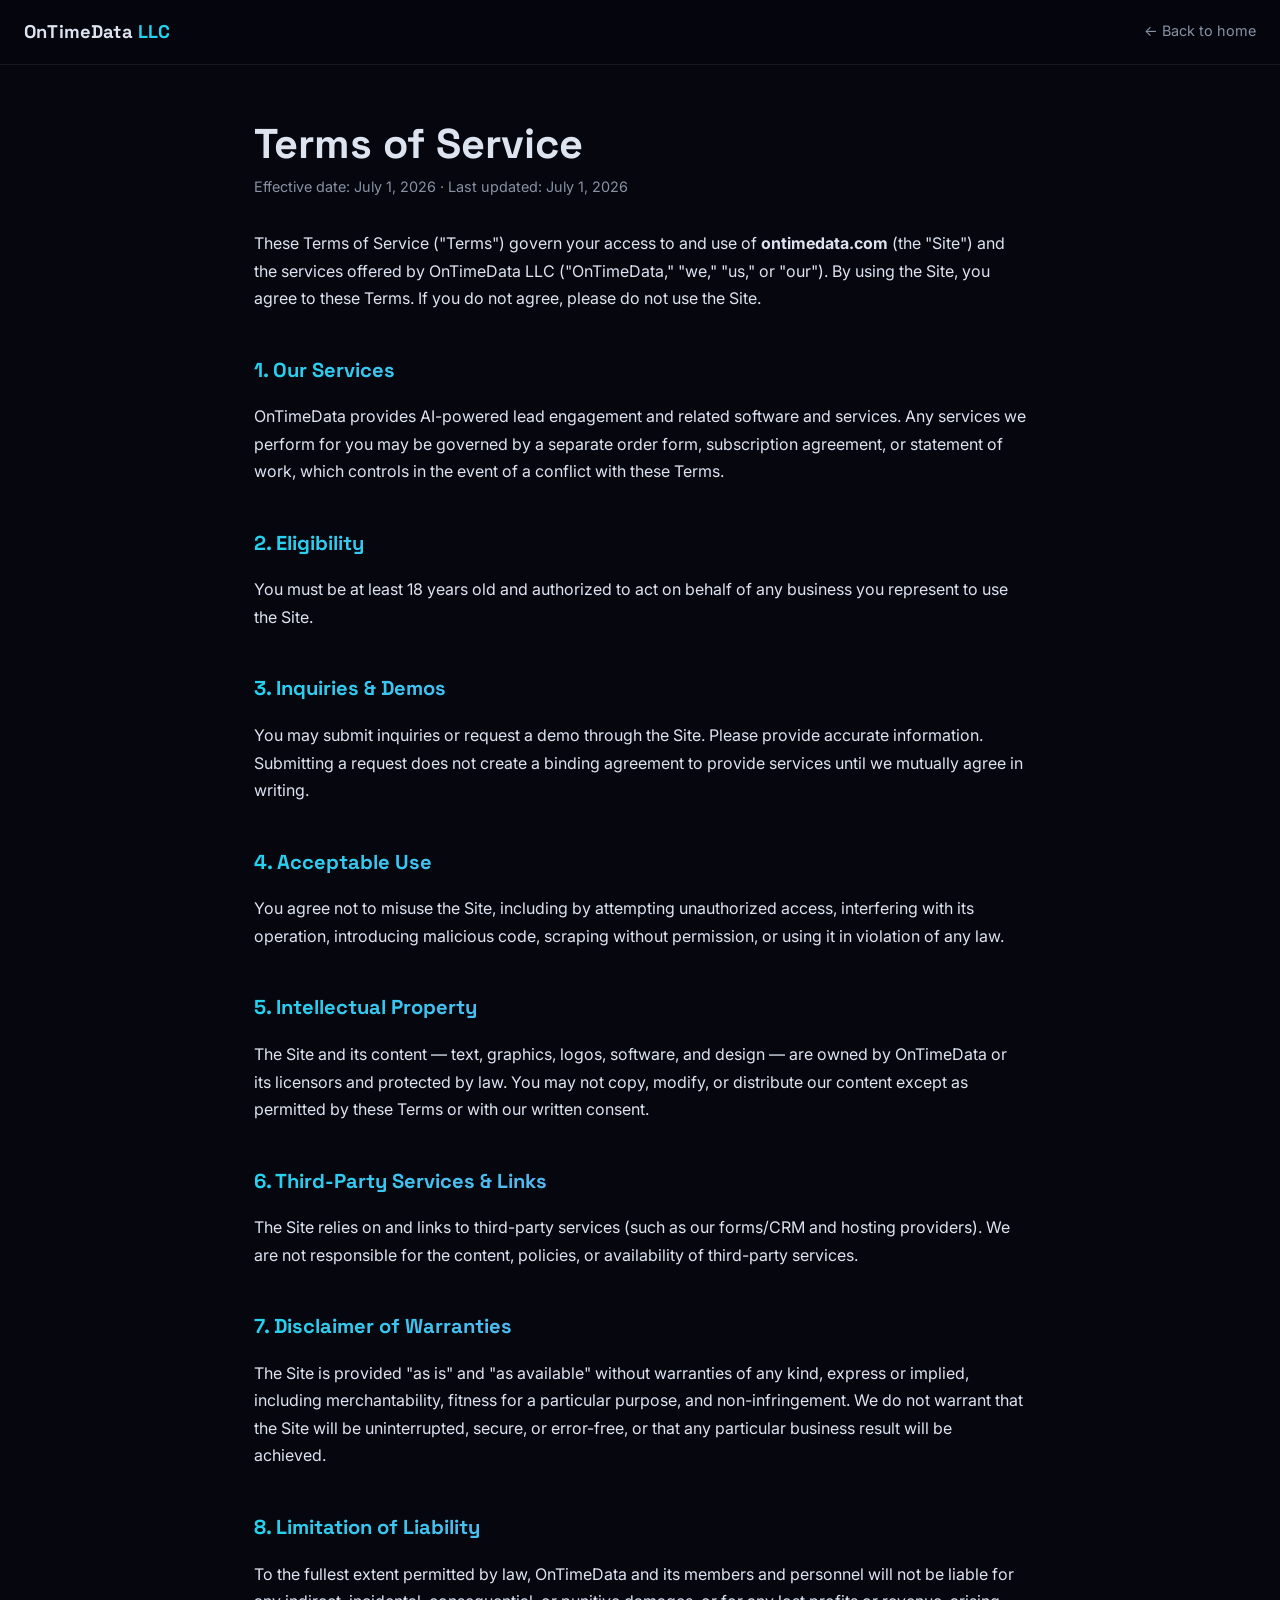
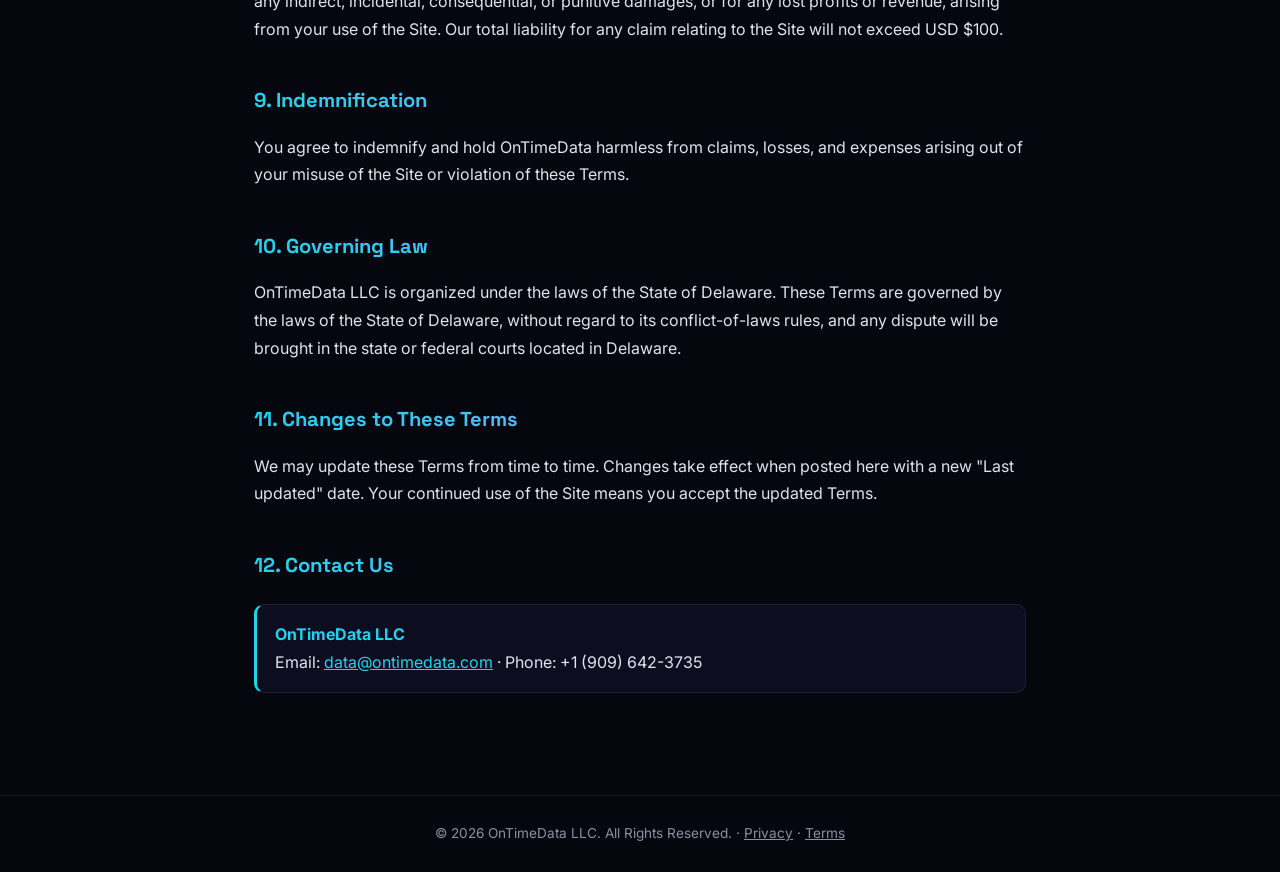
<file: website-v4/terms.html>
<!DOCTYPE html>
<!--
  OnTimeData LLC — Terms of Service
  TEMPLATE generated for review. This is not legal advice. Have a licensed
  attorney review and tailor before publishing.
-->
<html lang="en">
<head>
<meta charset="utf-8" />
<meta name="viewport" content="width=device-width, initial-scale=1" />
<title>Terms of Service | OnTimeData LLC</title>
<meta name="description" content="The terms that govern your use of the OnTimeData LLC website and services." />
<link rel="preconnect" href="https://fonts.googleapis.com" />
<link rel="preconnect" href="https://fonts.gstatic.com" crossorigin />
<link href="https://fonts.googleapis.com/css2?family=Inter:wght@400;500;600;700&family=Space+Grotesk:wght@500;600;700&display=swap" rel="stylesheet" />
<style>
  :root{
    --bg:#06060e; --surface:#0d0d20; --text:#dde4f0; --muted:#8892a4;
    --accent:#22d3ee; --accent2:#a78bfa; --line:rgba(255,255,255,.08);
    --hd:'Space Grotesk',system-ui,sans-serif; --bd:'Inter',system-ui,sans-serif;
  }
  *{box-sizing:border-box}
  body{margin:0;background:var(--bg);color:var(--text);font-family:var(--bd);line-height:1.72;font-size:16px;-webkit-font-smoothing:antialiased}
  a{color:var(--accent)}
  .lp-top{position:sticky;top:0;z-index:5;background:rgba(6,6,14,.85);backdrop-filter:blur(10px);border-bottom:1px solid var(--line);padding:16px 24px;display:flex;justify-content:space-between;align-items:center;gap:16px;flex-wrap:wrap}
  .lp-top .brand{font-family:var(--hd);font-weight:700;letter-spacing:.01em;color:var(--text);text-decoration:none;font-size:1.15rem}
  .lp-top .brand span{color:var(--accent)}
  .lp-top a.back{font-size:.9rem;text-decoration:none;color:var(--muted)}
  .lp-top a.back:hover{color:var(--accent)}
  main{max-width:820px;margin:0 auto;padding:56px 24px 80px}
  h1{font-family:var(--hd);font-size:clamp(1.9rem,4vw,2.6rem);line-height:1.12;margin:0 0 8px}
  .meta{color:var(--muted);font-size:.9rem;margin:0 0 30px}
  h2{font-family:var(--hd);font-size:1.26rem;margin:40px 0 12px;background:linear-gradient(90deg,var(--accent),var(--accent2));-webkit-background-clip:text;background-clip:text;color:transparent}
  h3{font-size:1.04rem;margin:24px 0 8px}
  ul{padding-left:1.2em}
  li{margin:6px 0}
  .callout{border:1px solid var(--line);border-left:3px solid var(--accent);background:var(--surface);padding:16px 18px;border-radius:10px;margin:22px 0}
  .callout strong{color:var(--accent)}
  .lp-foot{border-top:1px solid var(--line);padding:26px 24px;text-align:center;color:var(--muted);font-size:.85rem}
  .lp-foot a{color:var(--muted)}
</style>
</head>
<body>
<header class="lp-top">
  <a class="brand" href="/">OnTimeData <span>LLC</span></a>
  <a class="back" href="/">← Back to home</a>
</header>

<main>
  <h1>Terms of Service</h1>
  <p class="meta">Effective date: July 1, 2026 · Last updated: July 1, 2026</p>

  <p>These Terms of Service ("Terms") govern your access to and use of <strong>ontimedata.com</strong> (the "Site") and the services offered by OnTimeData LLC ("OnTimeData," "we," "us," or "our"). By using the Site, you agree to these Terms. If you do not agree, please do not use the Site.</p>

  <h2>1. Our Services</h2>
  <p>OnTimeData provides AI-powered lead engagement and related software and services. Any services we perform for you may be governed by a separate order form, subscription agreement, or statement of work, which controls in the event of a conflict with these Terms.</p>

  <h2>2. Eligibility</h2>
  <p>You must be at least 18 years old and authorized to act on behalf of any business you represent to use the Site.</p>

  <h2>3. Inquiries &amp; Demos</h2>
  <p>You may submit inquiries or request a demo through the Site. Please provide accurate information. Submitting a request does not create a binding agreement to provide services until we mutually agree in writing.</p>

  <h2>4. Acceptable Use</h2>
  <p>You agree not to misuse the Site, including by attempting unauthorized access, interfering with its operation, introducing malicious code, scraping without permission, or using it in violation of any law.</p>

  <h2>5. Intellectual Property</h2>
  <p>The Site and its content — text, graphics, logos, software, and design — are owned by OnTimeData or its licensors and protected by law. You may not copy, modify, or distribute our content except as permitted by these Terms or with our written consent.</p>

  <h2>6. Third-Party Services &amp; Links</h2>
  <p>The Site relies on and links to third-party services (such as our forms/CRM and hosting providers). We are not responsible for the content, policies, or availability of third-party services.</p>

  <h2>7. Disclaimer of Warranties</h2>
  <p>The Site is provided "as is" and "as available" without warranties of any kind, express or implied, including merchantability, fitness for a particular purpose, and non-infringement. We do not warrant that the Site will be uninterrupted, secure, or error-free, or that any particular business result will be achieved.</p>

  <h2>8. Limitation of Liability</h2>
  <p>To the fullest extent permitted by law, OnTimeData and its members and personnel will not be liable for any indirect, incidental, consequential, or punitive damages, or for any lost profits or revenue, arising from your use of the Site. Our total liability for any claim relating to the Site will not exceed USD $100.</p>

  <h2>9. Indemnification</h2>
  <p>You agree to indemnify and hold OnTimeData harmless from claims, losses, and expenses arising out of your misuse of the Site or violation of these Terms.</p>

  <h2>10. Governing Law</h2>
  <p>OnTimeData LLC is organized under the laws of the State of Delaware. These Terms are governed by the laws of the State of Delaware, without regard to its conflict-of-laws rules, and any dispute will be brought in the state or federal courts located in Delaware.</p>

  <h2>11. Changes to These Terms</h2>
  <p>We may update these Terms from time to time. Changes take effect when posted here with a new "Last updated" date. Your continued use of the Site means you accept the updated Terms.</p>

  <h2>12. Contact Us</h2>
  <div class="callout">
    <strong>OnTimeData LLC</strong><br>
    Email: <a href="mailto:data@ontimedata.com">data@ontimedata.com</a> · Phone: +1 (909) 642-3735
  </div>
</main>

<footer class="lp-foot">
  © 2026 OnTimeData LLC. All Rights Reserved. · <a href="/privacy.html">Privacy</a> · <a href="/terms.html">Terms</a>
</footer>
</body>
</html>
</file>
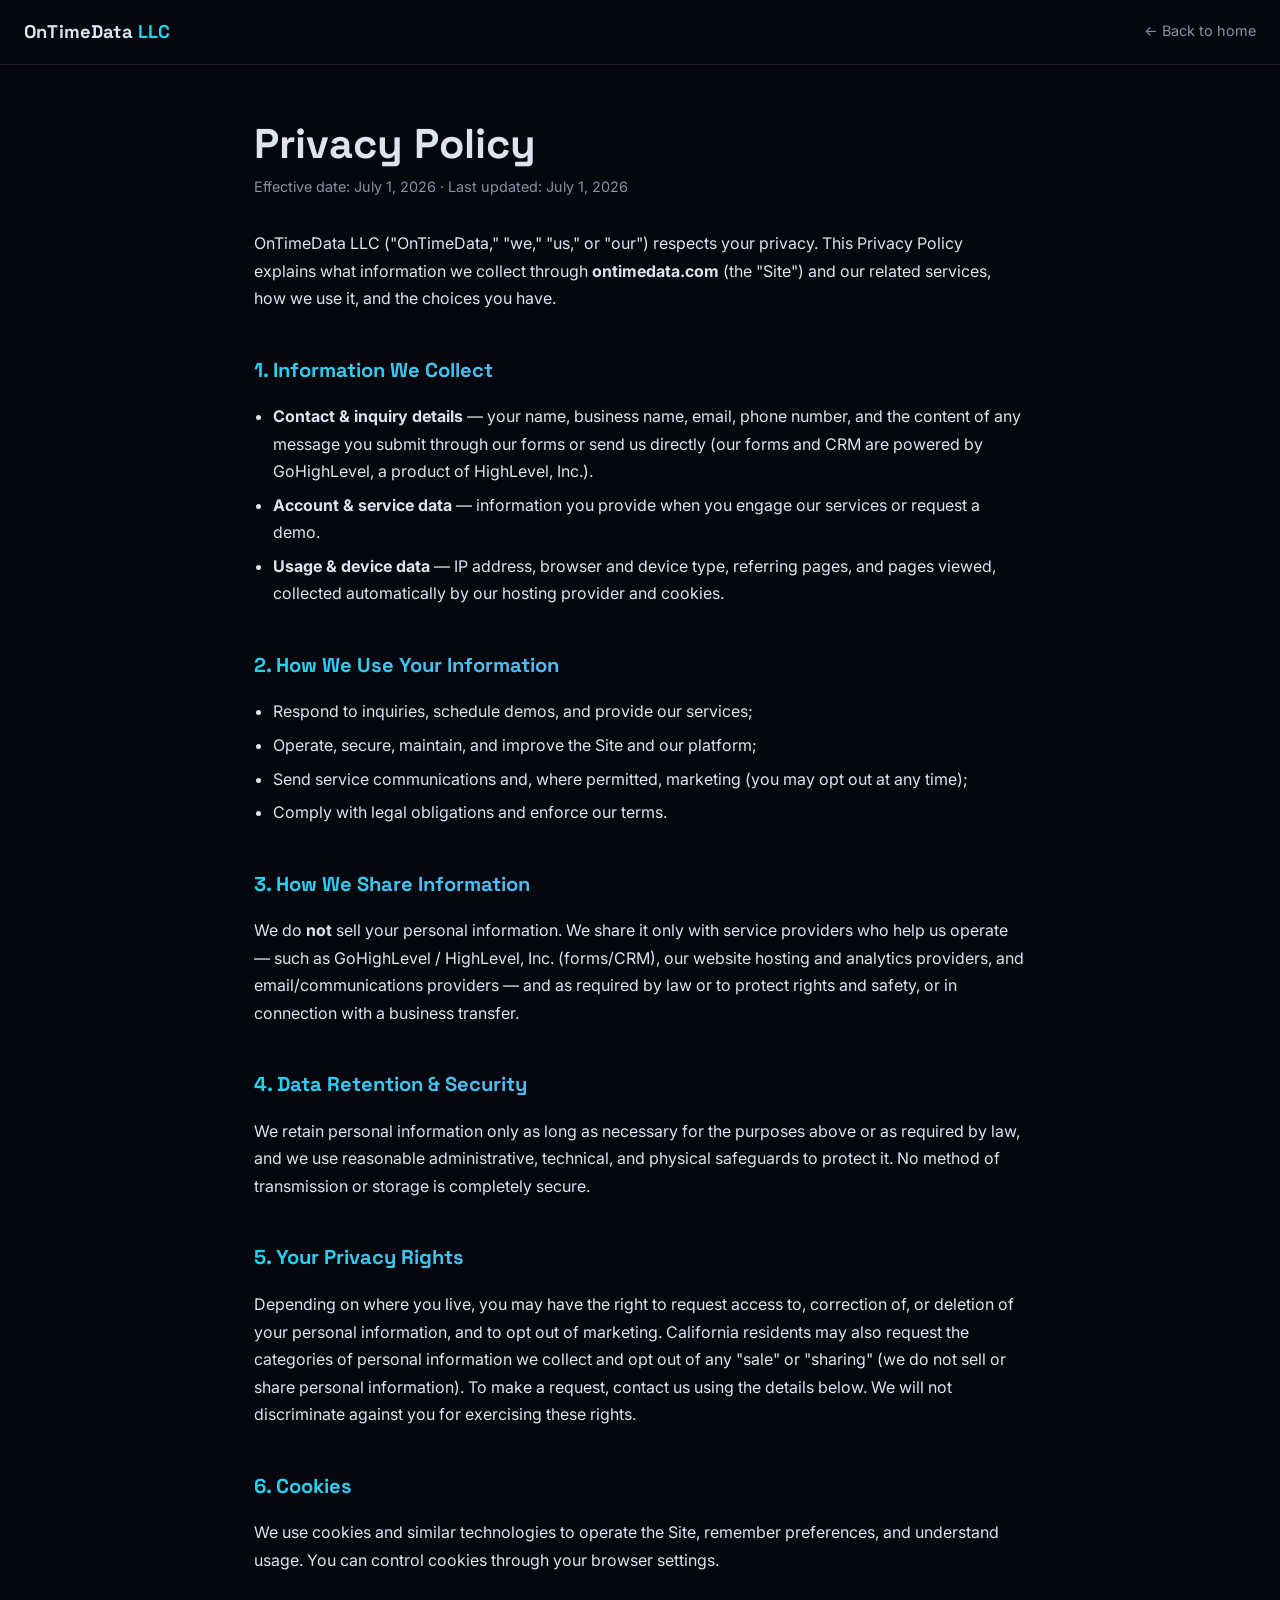
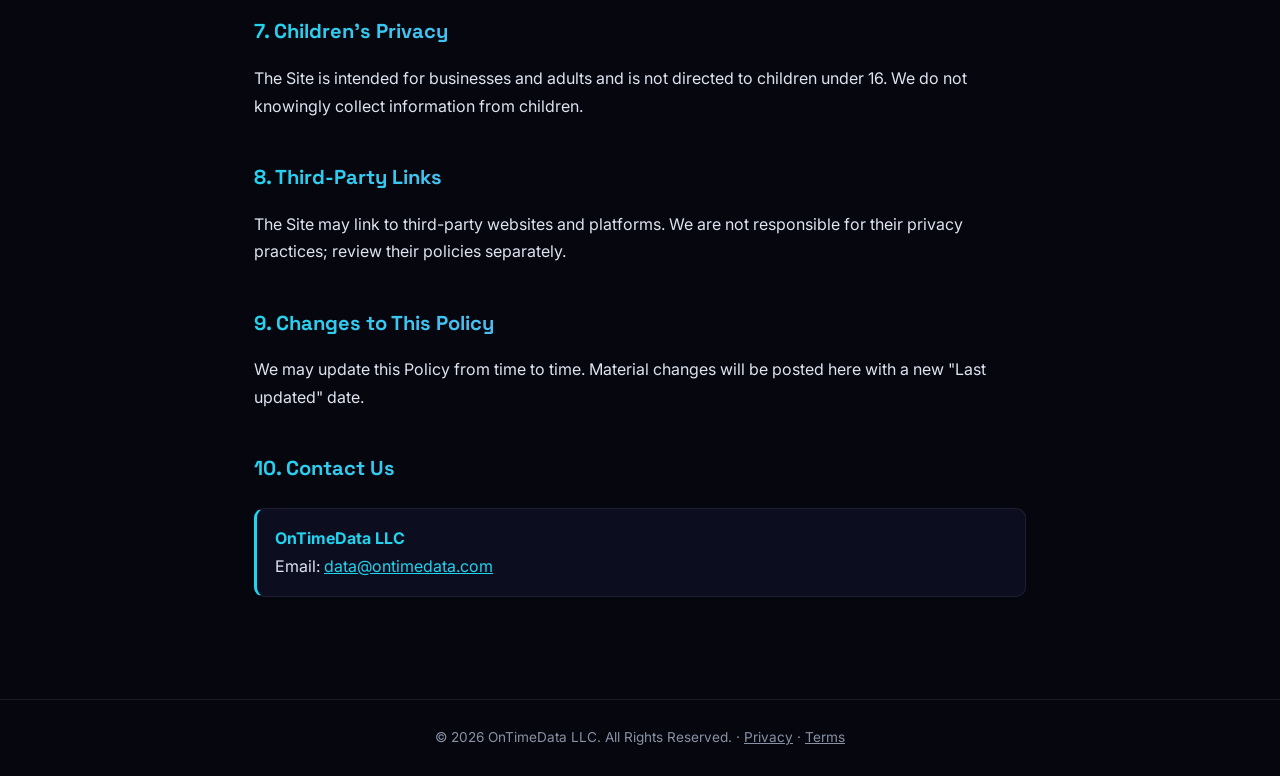
<file: website-v6/privacy.html>
<!DOCTYPE html>
<!--
  OnTimeData LLC — Privacy Policy
  TEMPLATE generated for review. This is not legal advice. Have a licensed
  attorney review and tailor before publishing.
-->
<html lang="en">
<head>
<meta charset="utf-8" />
<meta name="viewport" content="width=device-width, initial-scale=1" />
<title>Privacy Policy | OnTimeData LLC</title>
<meta name="description" content="How OnTimeData LLC collects, uses, and protects your information." />
<link rel="preconnect" href="https://fonts.googleapis.com" />
<link rel="preconnect" href="https://fonts.gstatic.com" crossorigin />
<link href="https://fonts.googleapis.com/css2?family=Inter:wght@400;500;600;700&family=Space+Grotesk:wght@500;600;700&display=swap" rel="stylesheet" />
<style>
  :root{
    --bg:#06060e; --surface:#0d0d20; --text:#dde4f0; --muted:#8892a4;
    --accent:#22d3ee; --accent2:#a78bfa; --line:rgba(255,255,255,.08);
    --hd:'Space Grotesk',system-ui,sans-serif; --bd:'Inter',system-ui,sans-serif;
  }
  *{box-sizing:border-box}
  body{margin:0;background:var(--bg);color:var(--text);font-family:var(--bd);line-height:1.72;font-size:16px;-webkit-font-smoothing:antialiased}
  a{color:var(--accent)}
  .lp-top{position:sticky;top:0;z-index:5;background:rgba(6,6,14,.85);backdrop-filter:blur(10px);border-bottom:1px solid var(--line);padding:16px 24px;display:flex;justify-content:space-between;align-items:center;gap:16px;flex-wrap:wrap}
  .lp-top .brand{font-family:var(--hd);font-weight:700;letter-spacing:.01em;color:var(--text);text-decoration:none;font-size:1.15rem}
  .lp-top .brand span{color:var(--accent)}
  .lp-top a.back{font-size:.9rem;text-decoration:none;color:var(--muted)}
  .lp-top a.back:hover{color:var(--accent)}
  main{max-width:820px;margin:0 auto;padding:56px 24px 80px}
  h1{font-family:var(--hd);font-size:clamp(1.9rem,4vw,2.6rem);line-height:1.12;margin:0 0 8px}
  .meta{color:var(--muted);font-size:.9rem;margin:0 0 30px}
  h2{font-family:var(--hd);font-size:1.26rem;margin:40px 0 12px;background:linear-gradient(90deg,var(--accent),var(--accent2));-webkit-background-clip:text;background-clip:text;color:transparent}
  h3{font-size:1.04rem;margin:24px 0 8px}
  ul{padding-left:1.2em}
  li{margin:6px 0}
  .callout{border:1px solid var(--line);border-left:3px solid var(--accent);background:var(--surface);padding:16px 18px;border-radius:10px;margin:22px 0}
  .callout strong{color:var(--accent)}
  .lp-foot{border-top:1px solid var(--line);padding:26px 24px;text-align:center;color:var(--muted);font-size:.85rem}
  .lp-foot a{color:var(--muted)}
</style>
</head>
<body>
<header class="lp-top">
  <a class="brand" href="/">OnTimeData <span>LLC</span></a>
  <a class="back" href="/">← Back to home</a>
</header>

<main>
  <h1>Privacy Policy</h1>
  <p class="meta">Effective date: July 1, 2026 · Last updated: July 1, 2026</p>

  <p>OnTimeData LLC ("OnTimeData," "we," "us," or "our") respects your privacy. This Privacy Policy explains what information we collect through <strong>ontimedata.com</strong> (the "Site") and our related services, how we use it, and the choices you have.</p>

  <h2>1. Information We Collect</h2>
  <ul>
    <li><strong>Contact &amp; inquiry details</strong> — your name, business name, email, phone number, and the content of any message you submit through our forms or send us directly (our forms and CRM are powered by GoHighLevel, a product of HighLevel, Inc.).</li>
    <li><strong>Account &amp; service data</strong> — information you provide when you engage our services or request a demo.</li>
    <li><strong>Usage &amp; device data</strong> — IP address, browser and device type, referring pages, and pages viewed, collected automatically by our hosting provider and cookies.</li>
  </ul>

  <h2>2. How We Use Your Information</h2>
  <ul>
    <li>Respond to inquiries, schedule demos, and provide our services;</li>
    <li>Operate, secure, maintain, and improve the Site and our platform;</li>
    <li>Send service communications and, where permitted, marketing (you may opt out at any time);</li>
    <li>Comply with legal obligations and enforce our terms.</li>
  </ul>

  <h2>3. How We Share Information</h2>
  <p>We do <strong>not</strong> sell your personal information. We share it only with service providers who help us operate — such as GoHighLevel / HighLevel, Inc. (forms/CRM), our website hosting and analytics providers, and email/communications providers — and as required by law or to protect rights and safety, or in connection with a business transfer.</p>

  <h2>4. Data Retention &amp; Security</h2>
  <p>We retain personal information only as long as necessary for the purposes above or as required by law, and we use reasonable administrative, technical, and physical safeguards to protect it. No method of transmission or storage is completely secure.</p>

  <h2>5. Your Privacy Rights</h2>
  <p>Depending on where you live, you may have the right to request access to, correction of, or deletion of your personal information, and to opt out of marketing. California residents may also request the categories of personal information we collect and opt out of any "sale" or "sharing" (we do not sell or share personal information). To make a request, contact us using the details below. We will not discriminate against you for exercising these rights.</p>

  <h2>6. Cookies</h2>
  <p>We use cookies and similar technologies to operate the Site, remember preferences, and understand usage. You can control cookies through your browser settings.</p>

  <h2>7. Children's Privacy</h2>
  <p>The Site is intended for businesses and adults and is not directed to children under 16. We do not knowingly collect information from children.</p>

  <h2>8. Third-Party Links</h2>
  <p>The Site may link to third-party websites and platforms. We are not responsible for their privacy practices; review their policies separately.</p>

  <h2>9. Changes to This Policy</h2>
  <p>We may update this Policy from time to time. Material changes will be posted here with a new "Last updated" date.</p>

  <h2>10. Contact Us</h2>
  <div class="callout">
    <strong>OnTimeData LLC</strong><br>
    Email: <a href="mailto:data@ontimedata.com">data@ontimedata.com</a>
  </div>
</main>

<footer class="lp-foot">
  © 2026 OnTimeData LLC. All Rights Reserved. · <a href="/privacy.html">Privacy</a> · <a href="/terms.html">Terms</a>
</footer>
</body>
</html>
</file>
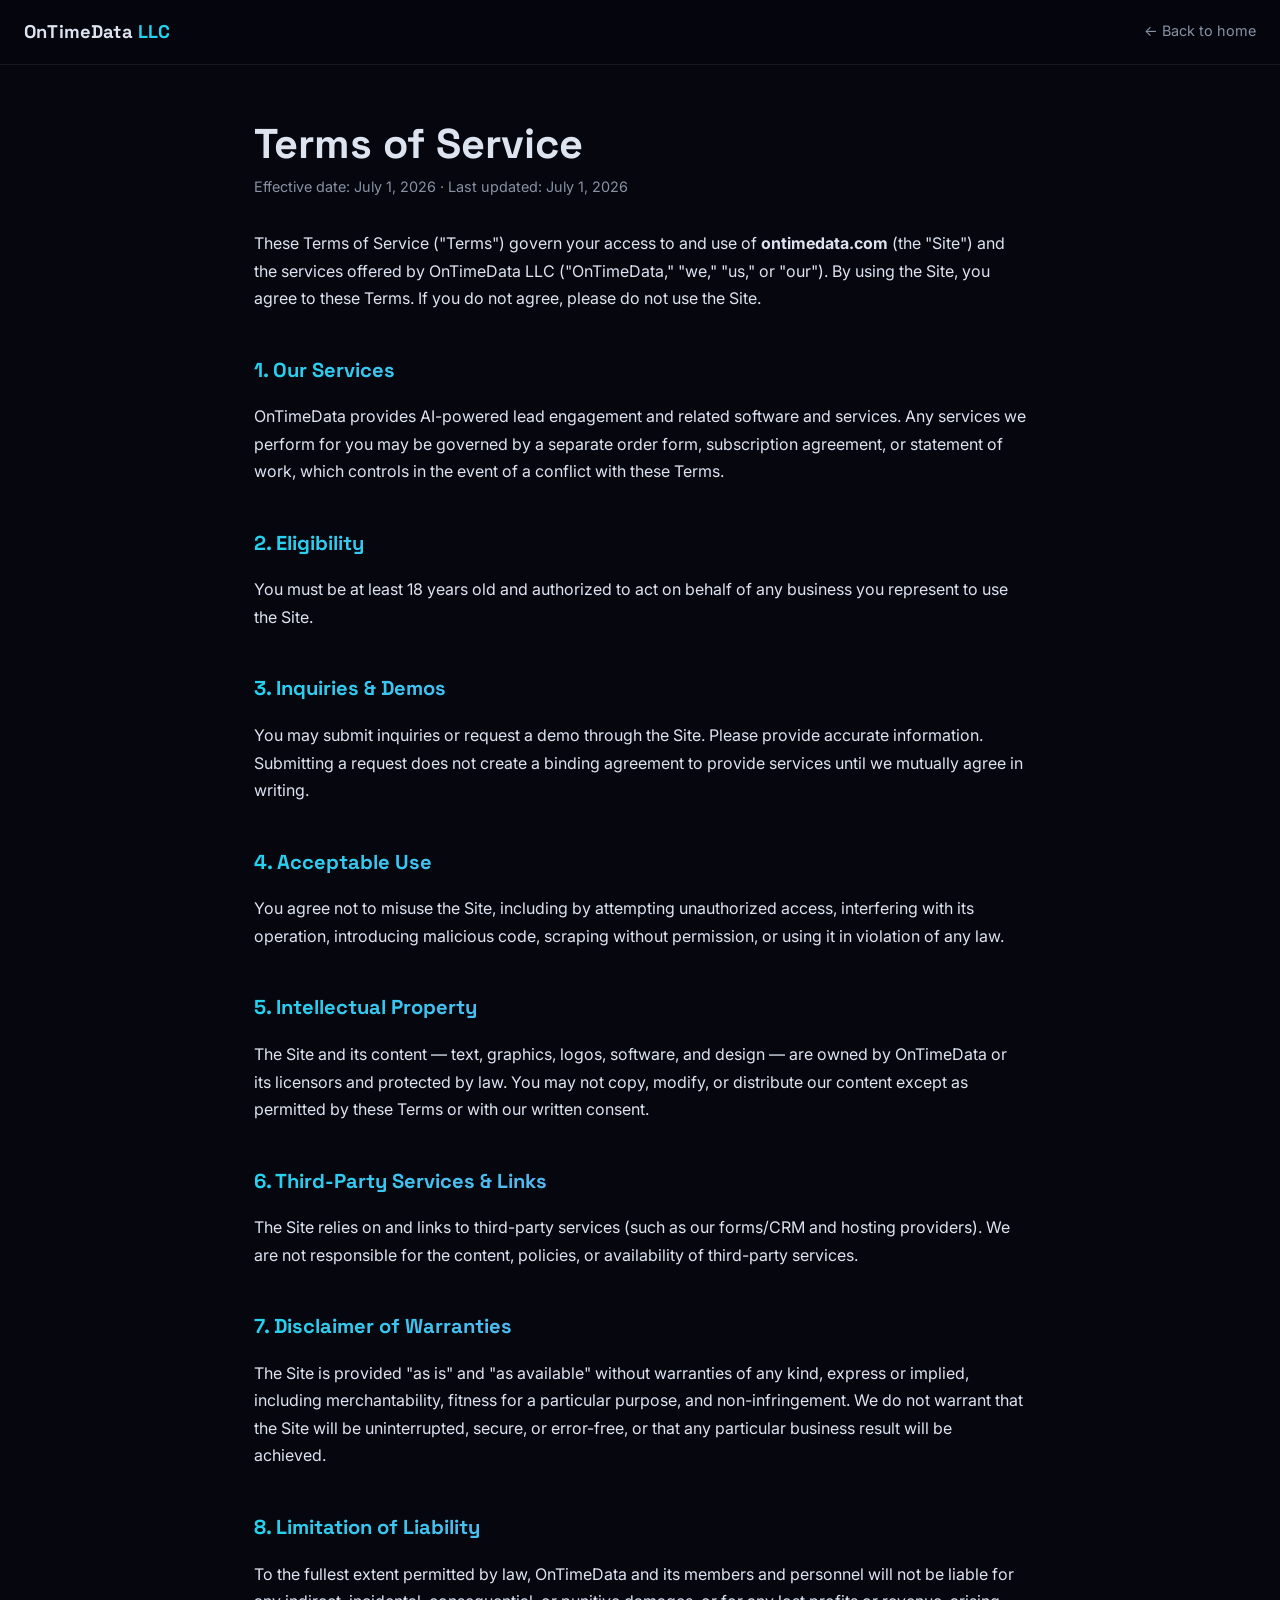
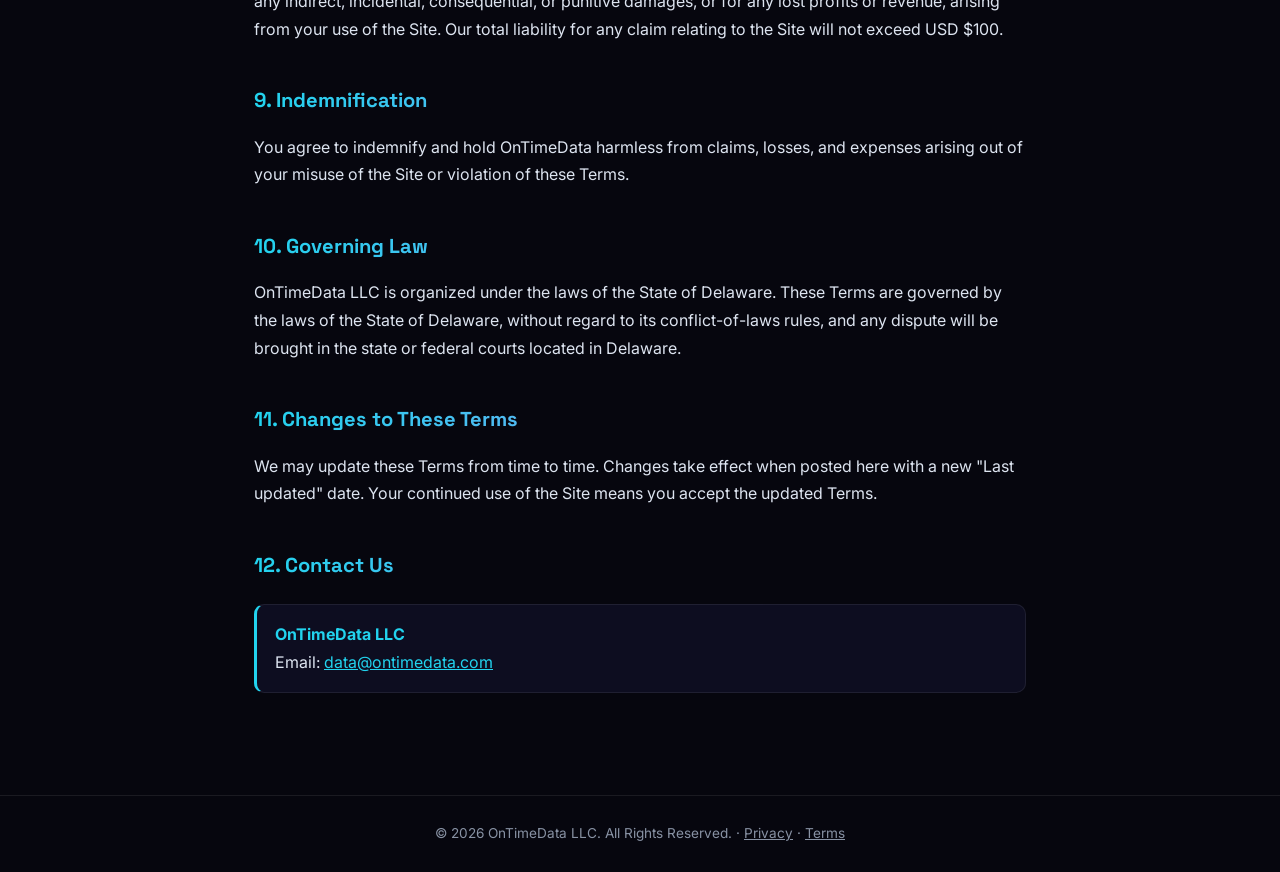
<file: website-v6/terms.html>
<!DOCTYPE html>
<!--
  OnTimeData LLC — Terms of Service
  TEMPLATE generated for review. This is not legal advice. Have a licensed
  attorney review and tailor before publishing.
-->
<html lang="en">
<head>
<meta charset="utf-8" />
<meta name="viewport" content="width=device-width, initial-scale=1" />
<title>Terms of Service | OnTimeData LLC</title>
<meta name="description" content="The terms that govern your use of the OnTimeData LLC website and services." />
<link rel="preconnect" href="https://fonts.googleapis.com" />
<link rel="preconnect" href="https://fonts.gstatic.com" crossorigin />
<link href="https://fonts.googleapis.com/css2?family=Inter:wght@400;500;600;700&family=Space+Grotesk:wght@500;600;700&display=swap" rel="stylesheet" />
<style>
  :root{
    --bg:#06060e; --surface:#0d0d20; --text:#dde4f0; --muted:#8892a4;
    --accent:#22d3ee; --accent2:#a78bfa; --line:rgba(255,255,255,.08);
    --hd:'Space Grotesk',system-ui,sans-serif; --bd:'Inter',system-ui,sans-serif;
  }
  *{box-sizing:border-box}
  body{margin:0;background:var(--bg);color:var(--text);font-family:var(--bd);line-height:1.72;font-size:16px;-webkit-font-smoothing:antialiased}
  a{color:var(--accent)}
  .lp-top{position:sticky;top:0;z-index:5;background:rgba(6,6,14,.85);backdrop-filter:blur(10px);border-bottom:1px solid var(--line);padding:16px 24px;display:flex;justify-content:space-between;align-items:center;gap:16px;flex-wrap:wrap}
  .lp-top .brand{font-family:var(--hd);font-weight:700;letter-spacing:.01em;color:var(--text);text-decoration:none;font-size:1.15rem}
  .lp-top .brand span{color:var(--accent)}
  .lp-top a.back{font-size:.9rem;text-decoration:none;color:var(--muted)}
  .lp-top a.back:hover{color:var(--accent)}
  main{max-width:820px;margin:0 auto;padding:56px 24px 80px}
  h1{font-family:var(--hd);font-size:clamp(1.9rem,4vw,2.6rem);line-height:1.12;margin:0 0 8px}
  .meta{color:var(--muted);font-size:.9rem;margin:0 0 30px}
  h2{font-family:var(--hd);font-size:1.26rem;margin:40px 0 12px;background:linear-gradient(90deg,var(--accent),var(--accent2));-webkit-background-clip:text;background-clip:text;color:transparent}
  h3{font-size:1.04rem;margin:24px 0 8px}
  ul{padding-left:1.2em}
  li{margin:6px 0}
  .callout{border:1px solid var(--line);border-left:3px solid var(--accent);background:var(--surface);padding:16px 18px;border-radius:10px;margin:22px 0}
  .callout strong{color:var(--accent)}
  .lp-foot{border-top:1px solid var(--line);padding:26px 24px;text-align:center;color:var(--muted);font-size:.85rem}
  .lp-foot a{color:var(--muted)}
</style>
</head>
<body>
<header class="lp-top">
  <a class="brand" href="/">OnTimeData <span>LLC</span></a>
  <a class="back" href="/">← Back to home</a>
</header>

<main>
  <h1>Terms of Service</h1>
  <p class="meta">Effective date: July 1, 2026 · Last updated: July 1, 2026</p>

  <p>These Terms of Service ("Terms") govern your access to and use of <strong>ontimedata.com</strong> (the "Site") and the services offered by OnTimeData LLC ("OnTimeData," "we," "us," or "our"). By using the Site, you agree to these Terms. If you do not agree, please do not use the Site.</p>

  <h2>1. Our Services</h2>
  <p>OnTimeData provides AI-powered lead engagement and related software and services. Any services we perform for you may be governed by a separate order form, subscription agreement, or statement of work, which controls in the event of a conflict with these Terms.</p>

  <h2>2. Eligibility</h2>
  <p>You must be at least 18 years old and authorized to act on behalf of any business you represent to use the Site.</p>

  <h2>3. Inquiries &amp; Demos</h2>
  <p>You may submit inquiries or request a demo through the Site. Please provide accurate information. Submitting a request does not create a binding agreement to provide services until we mutually agree in writing.</p>

  <h2>4. Acceptable Use</h2>
  <p>You agree not to misuse the Site, including by attempting unauthorized access, interfering with its operation, introducing malicious code, scraping without permission, or using it in violation of any law.</p>

  <h2>5. Intellectual Property</h2>
  <p>The Site and its content — text, graphics, logos, software, and design — are owned by OnTimeData or its licensors and protected by law. You may not copy, modify, or distribute our content except as permitted by these Terms or with our written consent.</p>

  <h2>6. Third-Party Services &amp; Links</h2>
  <p>The Site relies on and links to third-party services (such as our forms/CRM and hosting providers). We are not responsible for the content, policies, or availability of third-party services.</p>

  <h2>7. Disclaimer of Warranties</h2>
  <p>The Site is provided "as is" and "as available" without warranties of any kind, express or implied, including merchantability, fitness for a particular purpose, and non-infringement. We do not warrant that the Site will be uninterrupted, secure, or error-free, or that any particular business result will be achieved.</p>

  <h2>8. Limitation of Liability</h2>
  <p>To the fullest extent permitted by law, OnTimeData and its members and personnel will not be liable for any indirect, incidental, consequential, or punitive damages, or for any lost profits or revenue, arising from your use of the Site. Our total liability for any claim relating to the Site will not exceed USD $100.</p>

  <h2>9. Indemnification</h2>
  <p>You agree to indemnify and hold OnTimeData harmless from claims, losses, and expenses arising out of your misuse of the Site or violation of these Terms.</p>

  <h2>10. Governing Law</h2>
  <p>OnTimeData LLC is organized under the laws of the State of Delaware. These Terms are governed by the laws of the State of Delaware, without regard to its conflict-of-laws rules, and any dispute will be brought in the state or federal courts located in Delaware.</p>

  <h2>11. Changes to These Terms</h2>
  <p>We may update these Terms from time to time. Changes take effect when posted here with a new "Last updated" date. Your continued use of the Site means you accept the updated Terms.</p>

  <h2>12. Contact Us</h2>
  <div class="callout">
    <strong>OnTimeData LLC</strong><br>
    Email: <a href="mailto:data@ontimedata.com">data@ontimedata.com</a>
  </div>
</main>

<footer class="lp-foot">
  © 2026 OnTimeData LLC. All Rights Reserved. · <a href="/privacy.html">Privacy</a> · <a href="/terms.html">Terms</a>
</footer>
</body>
</html>
</file>
<file: website-v2/styles.css>
/* =========================================
   OnTimeData LLC — Website v2 Styles
   Dark mode / deep slate + indigo + amber
   ========================================= */

*, *::before, *::after {
  box-sizing: border-box;
  margin: 0;
  padding: 0;
}

:root {
  /* Backgrounds */
  --bg:           #16161f;
  --bg-raised:    #1c1c28;
  --bg-card:      #22223a;
  --bg-card-hover:#272742;

  /* Text */
  --text-primary: #e8e8f0;
  --text:         #9494b0;
  --text-light:   #5a5a74;
  --white:        #ffffff;

  /* Indigo (brighter for dark bg) */
  --indigo:       #6366f1;
  --indigo-dark:  #4f46e5;
  --indigo-glow:  rgba(99, 102, 241, 0.14);
  --indigo-mid:   rgba(99, 102, 241, 0.32);
  --indigo-border:rgba(99, 102, 241, 0.22);

  /* Amber */
  --amber:        #f59e0b;
  --amber-glow:   rgba(245, 158, 11, 0.12);
  --amber-mid:    rgba(245, 158, 11, 0.28);
  --amber-border: rgba(245, 158, 11, 0.22);

  /* Borders */
  --border:       rgba(255, 255, 255, 0.07);
  --border-med:   rgba(255, 255, 255, 0.11);

  /* Shadows */
  --shadow-sm:    0 1px 4px rgba(0,0,0,0.4);
  --shadow:       0 4px 24px rgba(0,0,0,0.4);
  --shadow-lg:    0 20px 56px rgba(0,0,0,0.55);

  /* Misc */
  --radius:       10px;
  --radius-lg:    18px;
  --radius-xl:    28px;
  --transition:   0.22s ease;
  --max-w:        1140px;
}

html { scroll-behavior: smooth; }

body {
  font-family: 'DM Sans', system-ui, sans-serif;
  background: var(--bg);
  color: var(--text-primary);
  line-height: 1.7;
  font-size: 16px;
  -webkit-font-smoothing: antialiased;
}

/* ---- TYPOGRAPHY ---- */
h1, h2, h3 {
  font-family: 'DM Serif Display', Georgia, serif;
  line-height: 1.15;
  color: var(--white);
}
em { font-style: italic; color: var(--indigo); }
strong { font-weight: 600; color: var(--white); }

/* ---- LAYOUT ---- */
.container {
  max-width: var(--max-w);
  margin: 0 auto;
  padding: 0 28px;
}

.section        { padding: 96px 0; background: var(--bg); }
.section-indigo { padding: 96px 0; background: var(--bg-raised); }
.section-warm   { padding: 96px 0; background: var(--bg-card); }

/* ---- SHARED ---- */
.section-label {
  display: inline-block;
  font-size: 11px;
  font-weight: 600;
  letter-spacing: 0.12em;
  text-transform: uppercase;
  color: var(--indigo);
  margin-bottom: 16px;
}
.section-label.light { color: var(--amber); }

.section-heading {
  font-size: clamp(34px, 4vw, 52px);
  margin-bottom: 24px;
  color: var(--white);
}
.section-heading.light    { color: var(--white); }
.section-heading.light em { color: var(--amber); }

.body-text {
  font-size: 16px;
  color: var(--text);
  margin-bottom: 16px;
  line-height: 1.8;
}
.body-text strong { color: var(--white); }

/* ---- BUTTONS ---- */
.btn-primary {
  display: inline-flex;
  align-items: center;
  gap: 8px;
  padding: 14px 30px;
  background: var(--indigo);
  color: var(--white);
  font-family: 'DM Sans', sans-serif;
  font-weight: 600;
  font-size: 15px;
  border-radius: var(--radius);
  text-decoration: none;
  border: none;
  cursor: pointer;
  transition: all var(--transition);
}
.btn-primary:hover {
  background: var(--indigo-dark);
  transform: translateY(-2px);
  box-shadow: 0 8px 28px rgba(99,102,241,0.35);
}
.btn-primary.btn-full {
  width: 100%;
  justify-content: center;
}

.btn-text {
  display: inline-flex;
  align-items: center;
  gap: 6px;
  font-weight: 600;
  font-size: 15px;
  color: var(--text-primary);
  text-decoration: none;
  transition: gap var(--transition), color var(--transition);
}
.btn-text:hover {
  gap: 10px;
  color: var(--indigo);
}

/* ---- NAV ---- */
.nav {
  position: fixed;
  top: 0; left: 0; right: 0;
  z-index: 100;
  background: rgba(22, 22, 31, 0.85);
  backdrop-filter: blur(16px);
  -webkit-backdrop-filter: blur(16px);
  border-bottom: 1px solid transparent;
  transition: border-color var(--transition), box-shadow var(--transition);
}
.nav.scrolled {
  border-color: var(--border-med);
  box-shadow: 0 2px 20px rgba(0,0,0,0.5);
}

.nav-inner {
  display: flex;
  align-items: center;
  justify-content: space-between;
  height: 68px;
}

.logo {
  display: flex;
  align-items: center;
  gap: 10px;
  text-decoration: none;
}
.logo-badge {
  width: 36px; height: 36px;
  background: var(--indigo);
  color: var(--white);
  border-radius: 8px;
  display: flex;
  align-items: center;
  justify-content: center;
  font-family: 'DM Sans', sans-serif;
  font-weight: 700;
  font-size: 12px;
  letter-spacing: 0.03em;
  flex-shrink: 0;
}
.logo-text {
  display: flex;
  align-items: baseline;
  gap: 4px;
}
.logo-name {
  font-family: 'DM Serif Display', serif;
  font-size: 18px;
  color: var(--white);
}
.logo-sub {
  font-size: 13px;
  color: var(--text-light);
  font-weight: 400;
}

.nav-links {
  display: flex;
  align-items: center;
  gap: 36px;
}
.nav-links a {
  text-decoration: none;
  font-size: 15px;
  font-weight: 500;
  color: var(--text);
  transition: color var(--transition);
}
.nav-links a:hover { color: var(--white); }

.nav-cta {
  padding: 9px 20px;
  background: var(--indigo);
  color: var(--white) !important;
  border-radius: var(--radius);
  font-weight: 600 !important;
  transition: background var(--transition), transform var(--transition) !important;
}
.nav-cta:hover {
  background: var(--indigo-dark) !important;
  transform: translateY(-1px);
}

.burger {
  display: none;
  background: none;
  border: none;
  cursor: pointer;
  color: var(--white);
  padding: 4px;
}

.mobile-nav {
  display: none;
  flex-direction: column;
  background: var(--bg-raised);
  padding: 12px 28px 24px;
  border-top: 1px solid var(--border);
}
.mobile-nav a {
  text-decoration: none;
  color: var(--text);
  font-size: 16px;
  font-weight: 500;
  padding: 12px 0;
  transition: color var(--transition);
}
.mobile-nav a:hover { color: var(--indigo); }
.mobile-nav.open { display: flex; }

@media (max-width: 760px) {
  .nav-links { display: none; }
  .burger { display: flex; }
}

/* ---- HERO ---- */
.hero {
  padding-top: 100px;
  background: var(--bg);
  overflow: hidden;
}

.hero-layout {
  display: grid;
  grid-template-columns: 1fr 1fr;
  gap: 64px;
  align-items: center;
  padding: 64px 28px 80px;
}
@media (max-width: 900px) {
  .hero-layout {
    grid-template-columns: 1fr;
    padding: 48px 28px 64px;
  }
  .hero-right { display: none; }
}

.hero-eyebrow {
  display: inline-flex;
  align-items: center;
  gap: 8px;
  font-size: 13px;
  font-weight: 600;
  color: var(--indigo);
  letter-spacing: 0.04em;
  text-transform: uppercase;
  margin-bottom: 20px;
}
.dot {
  width: 8px; height: 8px;
  background: var(--amber);
  border-radius: 50%;
  animation: pulse 2s ease-in-out infinite;
}
@keyframes pulse {
  0%, 100% { opacity: 1; transform: scale(1); }
  50%       { opacity: 0.5; transform: scale(0.75); }
}

.hero-heading {
  font-size: clamp(42px, 5.5vw, 68px);
  color: var(--white);
  margin-bottom: 24px;
  line-height: 1.1;
}
.hero-heading em { color: var(--indigo); }

.hero-body {
  font-size: 17px;
  color: var(--text);
  max-width: 480px;
  line-height: 1.8;
  margin-bottom: 36px;
}

.hero-actions {
  display: flex;
  align-items: center;
  gap: 28px;
  flex-wrap: wrap;
  margin-bottom: 56px;
}

.hero-stats {
  display: flex;
  gap: 36px;
  flex-wrap: wrap;
}
.hstat-n {
  display: block;
  font-family: 'DM Serif Display', serif;
  font-size: 40px;
  color: var(--white);
  line-height: 1;
}
.hstat-l {
  display: block;
  font-size: 13px;
  color: var(--text-light);
  margin-top: 4px;
}

/* Hero card stack */
.hero-right {
  position: relative;
  height: 440px;
  display: flex;
  align-items: center;
  justify-content: center;
}

.hero-card-stack {
  position: relative;
  width: 320px;
  height: 380px;
}

.hcard {
  position: absolute;
  width: 280px;
  border-radius: var(--radius-lg);
  padding: 28px;
  display: flex;
  flex-direction: column;
  gap: 10px;
  box-shadow: var(--shadow-lg);
  transition: transform 0.4s ease;
}

.hcard-back {
  background: var(--indigo-glow);
  border: 1px solid var(--indigo-border);
  top: 40px; right: 0;
  transform: rotate(6deg);
  z-index: 1;
}
.hcard-mid {
  background: var(--amber-glow);
  border: 1px solid var(--amber-border);
  top: 20px; left: 10px;
  transform: rotate(-4deg);
  z-index: 2;
}
.hcard-front {
  background: var(--bg-card);
  border: 1px solid var(--border-med);
  top: 0; left: 20px;
  transform: rotate(0deg);
  z-index: 3;
  min-height: 220px;
}

.hero-card-stack:hover .hcard-back  { transform: rotate(10deg) translateY(-8px); }
.hero-card-stack:hover .hcard-mid   { transform: rotate(-7deg) translateY(-4px); }
.hero-card-stack:hover .hcard-front { transform: translateY(-6px); }

.hcard-label {
  font-size: 11px;
  font-weight: 600;
  letter-spacing: 0.1em;
  text-transform: uppercase;
  color: var(--text-light);
}
.hcard-value {
  font-family: 'DM Serif Display', serif;
  font-size: 26px;
  color: var(--white);
}
.hcard-meta {
  font-size: 12px;
  color: var(--text-light);
}
.hcard-bar {
  height: 6px;
  background: var(--indigo-mid);
  border-radius: 100px;
  overflow: hidden;
}
.hcard-bar-fill {
  height: 100%;
  background: var(--indigo);
  border-radius: 100px;
}
.hcard-dots {
  display: flex;
  gap: 6px;
  flex-wrap: wrap;
}
.hcard-dots span {
  width: 10px; height: 10px;
  border-radius: 3px;
  background: var(--amber);
  opacity: 0.5;
}
.hcard-top {
  display: flex;
  align-items: center;
  justify-content: space-between;
}
.hcard-logo {
  width: 36px; height: 36px;
  background: var(--indigo);
  color: var(--white);
  border-radius: 8px;
  display: flex;
  align-items: center;
  justify-content: center;
  font-weight: 700;
  font-size: 11px;
}
.hcard-tag {
  font-size: 11px;
  font-weight: 600;
  color: var(--indigo);
  background: var(--indigo-glow);
  border: 1px solid var(--indigo-border);
  padding: 3px 8px;
  border-radius: 4px;
}
.hcard-headline {
  font-family: 'DM Serif Display', serif;
  font-size: 20px;
  color: var(--white);
}

/* Marquee */
.hero-marquee {
  background: var(--bg-raised);
  border-top: 1px solid var(--border);
  padding: 14px 0;
  overflow: hidden;
  white-space: nowrap;
}
.marquee-track {
  display: inline-flex;
  animation: scroll-left 30s linear infinite;
}
.marquee-track span {
  display: inline-block;
  padding: 0 20px;
  font-size: 13px;
  font-weight: 500;
  color: var(--text-light);
  letter-spacing: 0.05em;
  text-transform: uppercase;
}
.marquee-track .sep {
  color: var(--amber);
  font-size: 8px;
  padding: 0 4px;
}
@keyframes scroll-left {
  0%   { transform: translateX(0); }
  100% { transform: translateX(-50%); }
}

/* ---- ABOUT ---- */
.about-layout {
  display: grid;
  grid-template-columns: 1fr 1fr;
  gap: 80px;
  align-items: start;
}
@media (max-width: 900px) {
  .about-layout { grid-template-columns: 1fr; gap: 48px; }
}

.accent-block {
  border-left: 3px solid var(--amber);
  padding-left: 20px;
  margin-bottom: 20px;
}
.accent-block p {
  font-size: 18px;
  color: var(--text-primary);
  line-height: 1.7;
  font-style: italic;
}

.value-cards {
  display: flex;
  flex-direction: column;
  gap: 2px;
}
.vcard {
  display: flex;
  gap: 20px;
  padding: 24px;
  border-radius: var(--radius);
  transition: background var(--transition);
}
.vcard:hover { background: var(--bg-card); }
.vcard-num {
  font-family: 'DM Serif Display', serif;
  font-size: 32px;
  color: var(--indigo-mid);
  line-height: 1;
  flex-shrink: 0;
  width: 40px;
}
.vcard-body h3 {
  font-size: 17px;
  color: var(--white);
  margin-bottom: 6px;
}
.vcard-body p {
  font-size: 14px;
  color: var(--text);
  line-height: 1.6;
}

/* ---- SERVICES ---- */
.services-header {
  display: grid;
  grid-template-columns: 1fr 1fr;
  gap: 48px;
  align-items: end;
  margin-bottom: 64px;
}
@media (max-width: 760px) {
  .services-header { grid-template-columns: 1fr; gap: 16px; }
}
.services-header-right {
  font-size: 16px;
  line-height: 1.8;
  color: var(--text);
  max-width: 420px;
  padding-bottom: 4px;
}
.light-body { color: var(--text); }

.services-list {
  display: flex;
  flex-direction: column;
  gap: 2px;
}

.svc {
  display: grid;
  grid-template-columns: 48px 64px 1fr;
  gap: 28px;
  align-items: start;
  padding: 36px 28px;
  border-radius: var(--radius-lg);
  border: 1px solid var(--border);
  transition: background var(--transition), border-color var(--transition);
  cursor: default;
}
@media (max-width: 760px) {
  .svc { grid-template-columns: 1fr; gap: 16px; }
  .svc-num { display: none; }
}
.svc:hover {
  background: rgba(255,255,255,0.03);
  border-color: var(--indigo-border);
}

.svc-featured {
  background: var(--amber-glow);
  border-color: var(--amber-border);
}
.svc-featured:hover {
  background: rgba(245,158,11,0.09);
  border-color: rgba(245,158,11,0.35);
}

.svc-num {
  font-family: 'DM Serif Display', serif;
  font-size: 22px;
  color: var(--text-light);
  padding-top: 4px;
}
.svc-icon {
  width: 48px; height: 48px;
  color: var(--amber);
  flex-shrink: 0;
}
.svc-icon svg { width: 100%; height: 100%; }

.svc-body h3 {
  font-family: 'DM Serif Display', serif;
  font-size: 22px;
  color: var(--white);
  margin-bottom: 10px;
  display: flex;
  align-items: center;
  gap: 12px;
  flex-wrap: wrap;
}
.svc-badge {
  font-family: 'DM Sans', sans-serif;
  font-size: 11px;
  font-weight: 600;
  color: var(--bg);
  background: var(--amber);
  padding: 3px 8px;
  border-radius: 4px;
  letter-spacing: 0.04em;
  text-transform: uppercase;
}
.svc-body p {
  font-size: 15px;
  color: var(--text);
  margin-bottom: 16px;
  line-height: 1.7;
}
.svc-body ul {
  list-style: none;
  display: flex;
  flex-direction: column;
  gap: 6px;
}
.svc-body li {
  font-size: 14px;
  color: var(--text-light);
  padding-left: 16px;
  position: relative;
}
.svc-body li::before {
  content: '';
  position: absolute;
  left: 0; top: 8px;
  width: 5px; height: 5px;
  background: var(--amber);
  opacity: 0.5;
  border-radius: 50%;
}

/* ---- EDUCATION ---- */
.edu-header {
  max-width: 600px;
  margin: 0 auto 56px;
  text-align: center;
}
.edu-intro {
  font-size: 16px;
  color: var(--text);
  line-height: 1.8;
}

.accordion {
  max-width: 760px;
  margin: 0 auto 56px;
  border: 1px solid var(--border-med);
  border-radius: var(--radius-lg);
  overflow: hidden;
  background: var(--bg-card);
}
.acc-item { border-bottom: 1px solid var(--border); }
.acc-item:last-child { border-bottom: none; }

.acc-trigger {
  width: 100%;
  display: flex;
  align-items: center;
  gap: 16px;
  padding: 22px 28px;
  background: none;
  border: none;
  cursor: pointer;
  text-align: left;
  color: var(--white);
  font-family: 'DM Sans', sans-serif;
  transition: background var(--transition);
}
.acc-trigger:hover          { background: rgba(255,255,255,0.04); }
.acc-item.open .acc-trigger { background: rgba(255,255,255,0.04); }

.acc-q-num {
  font-family: 'DM Serif Display', serif;
  font-size: 18px;
  color: var(--indigo-mid);
  flex-shrink: 0;
  width: 28px;
}
.acc-q-text {
  flex: 1;
  font-size: 16px;
  font-weight: 600;
  color: var(--white);
}
.acc-icon {
  color: var(--indigo);
  flex-shrink: 0;
  transition: transform var(--transition);
}
.acc-item.open .acc-icon { transform: rotate(180deg); }

.acc-panel {
  display: none;
  padding: 0 28px 28px 72px;
}
.acc-panel p {
  font-size: 15px;
  color: var(--text);
  line-height: 1.8;
  margin-bottom: 12px;
}
.acc-panel p:last-child { margin-bottom: 0; }
.acc-item.open .acc-panel { display: block; }

.edu-cta {
  text-align: center;
  padding: 48px 24px;
  background: var(--indigo-glow);
  border: 1px solid var(--indigo-border);
  border-radius: var(--radius-xl);
  max-width: 600px;
  margin: 0 auto;
}
.edu-cta p {
  font-size: 16px;
  color: var(--text-primary);
  margin-bottom: 20px;
}

/* ---- CONTACT ---- */
.contact-layout {
  display: grid;
  grid-template-columns: 1fr 1.3fr;
  gap: 80px;
  align-items: start;
}
@media (max-width: 900px) {
  .contact-layout { grid-template-columns: 1fr; gap: 48px; }
}

.contact-details {
  display: flex;
  flex-direction: column;
  gap: 12px;
  margin-top: 36px;
}

.cdetail {
  display: flex;
  align-items: flex-start;
  gap: 14px;
  padding: 16px;
  border-radius: var(--radius);
  text-decoration: none;
  color: inherit;
  background: var(--bg-raised);
  border: 1px solid var(--border);
  transition: all var(--transition);
}
.cdetail:hover {
  border-color: var(--indigo-border);
  background: var(--bg-card);
  transform: translateX(4px);
}
.cdetail-icon {
  width: 36px; height: 36px;
  background: var(--indigo-glow);
  border: 1px solid var(--indigo-border);
  border-radius: 8px;
  display: flex;
  align-items: center;
  justify-content: center;
  color: var(--indigo);
  flex-shrink: 0;
}
.cdetail-icon svg { width: 16px; height: 16px; }
.cdetail-label {
  display: block;
  font-size: 11px;
  font-weight: 600;
  letter-spacing: 0.08em;
  text-transform: uppercase;
  color: var(--text-light);
  margin-bottom: 2px;
}
.cdetail-value {
  display: block;
  font-size: 15px;
  font-weight: 500;
  color: var(--text-primary);
}

/* Form */
.contact-form {
  background: var(--bg-raised);
  border: 1px solid var(--border-med);
  border-radius: var(--radius-xl);
  padding: 40px;
  box-shadow: var(--shadow);
}

.form-row {
  display: grid;
  grid-template-columns: 1fr 1fr;
  gap: 16px;
  margin-bottom: 16px;
}
@media (max-width: 560px) {
  .form-row { grid-template-columns: 1fr; }
}

.form-field {
  display: flex;
  flex-direction: column;
  gap: 6px;
  margin-bottom: 16px;
}
.form-row .form-field { margin-bottom: 0; }

.form-field label {
  font-size: 13px;
  font-weight: 600;
  color: var(--text);
  letter-spacing: 0.02em;
}
.form-field input,
.form-field select,
.form-field textarea {
  padding: 11px 14px;
  background: var(--bg-card);
  border: 1.5px solid var(--border-med);
  border-radius: var(--radius);
  font-family: 'DM Sans', sans-serif;
  font-size: 15px;
  color: var(--white);
  outline: none;
  transition: border-color var(--transition), box-shadow var(--transition);
  appearance: none;
  -webkit-appearance: none;
}
.form-field input:focus,
.form-field select:focus,
.form-field textarea:focus {
  border-color: var(--indigo);
  background: var(--bg-card);
  box-shadow: 0 0 0 3px var(--indigo-glow);
}
.form-field input::placeholder,
.form-field textarea::placeholder {
  color: var(--text-light);
}
.form-field select option {
  background: var(--bg-card);
  color: var(--white);
}
.form-field textarea {
  resize: vertical;
  min-height: 120px;
}

.form-note {
  font-size: 13px;
  color: var(--text-light);
  text-align: center;
  margin-top: 12px;
}

/* ---- FOOTER ---- */
.footer {
  background: var(--bg);
  border-top: 1px solid var(--border);
  padding: 44px 0;
}
.footer-inner {
  display: flex;
  align-items: center;
  justify-content: space-between;
  gap: 32px;
  flex-wrap: wrap;
}
.footer-left {
  display: flex;
  flex-direction: column;
  gap: 8px;
}
.footer-logo {
  display: flex;
  align-items: center;
  gap: 10px;
}
.footer-logo .logo-name { color: var(--white); }
.footer-logo .logo-sub  { color: var(--text-light); }
.footer-tagline {
  font-size: 13px;
  color: var(--text-light);
}
.footer-nav {
  display: flex;
  gap: 28px;
}
.footer-nav a {
  text-decoration: none;
  font-size: 14px;
  font-weight: 500;
  color: var(--text-light);
  transition: color var(--transition);
}
.footer-nav a:hover { color: var(--white); }
.footer-right { text-align: right; }
.footer-right p {
  font-size: 13px;
  color: var(--text-light);
  line-height: 1.7;
}
.footer-right a {
  color: var(--text-light);
  text-decoration: none;
  transition: color var(--transition);
}
.footer-right a:hover { color: var(--white); }

@media (max-width: 760px) {
  .footer-inner { flex-direction: column; align-items: flex-start; }
  .footer-right { text-align: left; }
}

/* ---- FADE-IN ANIMATIONS ---- */
.fade-up {
  opacity: 0;
  transform: translateY(20px);
  transition: opacity 0.5s ease, transform 0.5s ease;
}
.fade-up.visible {
  opacity: 1;
  transform: translateY(0);
}
</file>
<file: website-v3/styles.css>
/* =========================================
   OnTimeData LLC — Website v3
   Animated particles · glow · counters
   ========================================= */

*, *::before, *::after { box-sizing: border-box; margin: 0; padding: 0; }

:root {
  --bg:          #06060e;
  --bg-alt:      #0a0a18;
  --bg-card:     #0d0d20;
  --bg-card-h:   #12122a;

  --cyan:        #22d3ee;
  --purple:      #a78bfa;
  --amber:       #fbbf24;
  --pink:        #f472b6;
  --white:       #ffffff;

  --text:        #8892a4;
  --text-bright: #dde4f0;
  --text-dim:    #3d4558;

  --cyan-g:    rgba(34,211,238,.12);
  --purple-g:  rgba(167,139,250,.12);
  --amber-g:   rgba(251,191,36,.10);

  --cyan-b:    rgba(34,211,238,.22);
  --purple-b:  rgba(167,139,250,.22);
  --amber-b:   rgba(251,191,36,.20);

  --border:    rgba(255,255,255,.06);
  --border-2:  rgba(255,255,255,.10);

  --shadow:    0 4px 32px rgba(0,0,0,.5);
  --shadow-lg: 0 20px 64px rgba(0,0,0,.6);

  --r:   10px;
  --rl:  18px;
  --rxl: 28px;

  --ease: 0.28s cubic-bezier(.4,0,.2,1);
  --max-w: 1160px;
}

html { scroll-behavior: smooth; }

body {
  font-family: 'Inter', system-ui, sans-serif;
  background: var(--bg);
  color: var(--text-bright);
  font-size: 16px;
  line-height: 1.7;
  -webkit-font-smoothing: antialiased;
  overflow-x: hidden;
}

/* =========================================
   PARTICLE CANVAS
   ========================================= */
#particle-canvas {
  position: fixed;
  inset: 0;
  z-index: 0;
  pointer-events: none;
}

/* =========================================
   TYPOGRAPHY
   ========================================= */
h1, h2, h3 {
  font-family: 'Space Grotesk', sans-serif;
  line-height: 1.1;
  color: var(--white);
}
strong { color: var(--white); font-weight: 600; }

/* Animated gradient text */
.grad-text {
  background: linear-gradient(90deg, var(--cyan), var(--purple), var(--amber), var(--cyan));
  background-size: 300% 100%;
  -webkit-background-clip: text;
  -webkit-text-fill-color: transparent;
  background-clip: text;
  animation: grad-flow 6s linear infinite;
}
.grad-text-static {
  background: linear-gradient(135deg, var(--cyan), var(--purple));
  -webkit-background-clip: text;
  -webkit-text-fill-color: transparent;
  background-clip: text;
}
@keyframes grad-flow {
  0%   { background-position: 0% 50%; }
  100% { background-position: 300% 50%; }
}

/* =========================================
   LAYOUT
   ========================================= */
.container {
  max-width: var(--max-w);
  margin: 0 auto;
  padding: 0 28px;
  position: relative;
  z-index: 1;
}

.section {
  position: relative;
  padding: 108px 0;
  overflow: hidden;
}
.section-alt { background: var(--bg-alt); }

.section-tag {
  display: inline-block;
  font-size: 11px;
  font-weight: 600;
  letter-spacing: .14em;
  text-transform: uppercase;
  color: var(--cyan);
  margin-bottom: 14px;
}
.section-title {
  font-size: clamp(34px, 4vw, 52px);
  margin-bottom: 20px;
  color: var(--white);
}
.section-sub {
  font-size: 17px;
  color: var(--text);
  max-width: 560px;
  margin: 0 auto;
  line-height: 1.8;
}
.section-header {
  text-align: center;
  margin-bottom: 64px;
}
.body { font-size: 16px; color: var(--text); line-height: 1.8; margin-bottom: 16px; }

/* Ambient glow blobs */
.section-glow {
  position: absolute;
  width: 600px; height: 600px;
  border-radius: 50%;
  filter: blur(100px);
  pointer-events: none;
  z-index: 0;
}
.section-glow-left   { background: var(--cyan-g);   top: 10%; left: -200px; }
.section-glow-right  { background: var(--purple-g); top: 20%; right: -200px; }
.section-glow-center { background: var(--purple-g); top: 0;   left: 50%; transform: translateX(-50%); }

/* =========================================
   SCROLL REVEAL
   ========================================= */
.reveal-up {
  opacity: 0;
  transform: translateY(32px);
  transition: opacity .6s ease var(--delay, 0s), transform .6s ease var(--delay, 0s);
}
.reveal-up.visible {
  opacity: 1;
  transform: translateY(0);
}

/* =========================================
   BUTTONS
   ========================================= */
.btn-glow {
  position: relative;
  display: inline-flex;
  align-items: center;
  gap: 8px;
  padding: 14px 32px;
  background: linear-gradient(135deg, var(--cyan), var(--purple));
  color: var(--bg);
  font-family: 'Space Grotesk', sans-serif;
  font-weight: 700;
  font-size: 15px;
  border-radius: var(--r);
  text-decoration: none;
  border: none;
  cursor: pointer;
  overflow: hidden;
  transition: transform var(--ease), box-shadow var(--ease);
}
.btn-glow:hover {
  transform: translateY(-3px) scale(1.02);
  box-shadow: 0 0 32px rgba(34,211,238,.45), 0 12px 40px rgba(0,0,0,.4);
}
.btn-glow.btn-full { width: 100%; justify-content: center; }

/* Shimmer sweep on hover */
.btn-shine {
  position: absolute;
  top: 0; left: -100%;
  width: 60%; height: 100%;
  background: linear-gradient(90deg, transparent, rgba(255,255,255,.25), transparent);
  transition: left .5s ease;
  pointer-events: none;
}
.btn-glow:hover .btn-shine { left: 150%; }

.btn-ghost {
  display: inline-flex;
  align-items: center;
  gap: 8px;
  padding: 14px 28px;
  background: transparent;
  border: 1px solid var(--border-2);
  color: var(--text-bright);
  font-family: 'Space Grotesk', sans-serif;
  font-weight: 600;
  font-size: 15px;
  border-radius: var(--r);
  text-decoration: none;
  cursor: pointer;
  transition: border-color var(--ease), color var(--ease), box-shadow var(--ease);
}
.btn-ghost:hover {
  border-color: var(--cyan);
  color: var(--cyan);
  box-shadow: 0 0 18px var(--cyan-g);
}

/* =========================================
   NAV
   ========================================= */
.nav {
  position: fixed;
  top: 0; left: 0; right: 0;
  z-index: 100;
  transition: background var(--ease), backdrop-filter var(--ease), border-color var(--ease);
  border-bottom: 1px solid transparent;
}
.nav.scrolled {
  background: rgba(6,6,14,.88);
  backdrop-filter: blur(18px);
  -webkit-backdrop-filter: blur(18px);
  border-color: var(--border);
}

.nav-inner {
  display: flex;
  align-items: center;
  justify-content: space-between;
  height: 68px;
}

.logo {
  display: flex;
  align-items: center;
  gap: 10px;
  text-decoration: none;
}
.logo-icon {
  position: relative;
  width: 38px; height: 38px;
  background: linear-gradient(135deg, var(--cyan), var(--purple));
  border-radius: 9px;
  display: flex;
  align-items: center;
  justify-content: center;
  font-family: 'Space Grotesk', sans-serif;
  font-weight: 700;
  font-size: 12px;
  color: var(--bg);
  box-shadow: 0 0 16px rgba(34,211,238,.3);
}
.logo-icon.small { width: 32px; height: 32px; font-size: 11px; border-radius: 7px; }
.logo-ring {
  position: absolute;
  inset: -3px;
  border-radius: 12px;
  border: 1px solid rgba(34,211,238,.3);
  animation: logo-pulse 3s ease-in-out infinite;
}
@keyframes logo-pulse {
  0%, 100% { opacity: .6; transform: scale(1); }
  50%       { opacity: .2; transform: scale(1.08); }
}
.logo-words { display: flex; align-items: baseline; gap: 4px; }
.logo-name {
  font-family: 'Space Grotesk', sans-serif;
  font-weight: 700;
  font-size: 17px;
  color: var(--white);
}
.logo-llc {
  font-size: 13px;
  color: var(--text-dim);
  font-weight: 400;
}

.nav-links { display: flex; align-items: center; gap: 32px; }
.nav-link {
  text-decoration: none;
  font-size: 15px;
  font-weight: 500;
  color: var(--text);
  position: relative;
  transition: color var(--ease);
}
.nav-link::after {
  content: '';
  position: absolute;
  bottom: -3px; left: 0;
  width: 0; height: 1.5px;
  background: var(--cyan);
  transition: width var(--ease);
}
.nav-link:hover { color: var(--white); }
.nav-link:hover::after { width: 100%; }

.nav-cta {
  padding: 9px 22px;
  background: var(--cyan-g);
  border: 1px solid var(--cyan-b);
  color: var(--cyan);
  font-weight: 600;
  font-size: 14px;
  border-radius: var(--r);
  text-decoration: none;
  transition: background var(--ease), box-shadow var(--ease);
}
.nav-cta:hover {
  background: var(--cyan);
  color: var(--bg);
  box-shadow: 0 0 20px rgba(34,211,238,.4);
}

.burger {
  display: none;
  flex-direction: column;
  gap: 5px;
  background: none;
  border: none;
  cursor: pointer;
  padding: 4px;
}
.burger span {
  display: block;
  width: 22px; height: 2px;
  background: var(--white);
  border-radius: 2px;
  transition: all var(--ease);
}

.mobile-menu {
  display: none;
  flex-direction: column;
  background: rgba(6,6,14,.95);
  backdrop-filter: blur(16px);
  padding: 12px 28px 28px;
  border-top: 1px solid var(--border);
}
.mobile-menu a {
  text-decoration: none;
  color: var(--text);
  font-size: 16px;
  font-weight: 500;
  padding: 14px 0;
  transition: color var(--ease);
}
.mobile-menu a:hover { color: var(--cyan); }
.mobile-menu.open { display: flex; }

@media (max-width: 768px) {
  .nav-links { display: none; }
  .burger { display: flex; }
}

/* =========================================
   HERO
   ========================================= */
.hero {
  position: relative;
  min-height: 100vh;
  display: flex;
  align-items: center;
  justify-content: center;
  text-align: center;
  padding: 120px 0 80px;
  overflow: hidden;
}

.hero-glow {
  position: absolute;
  border-radius: 50%;
  filter: blur(120px);
  pointer-events: none;
}
.hero-glow-cyan {
  width: 700px; height: 700px;
  background: radial-gradient(circle, rgba(34,211,238,.12) 0%, transparent 70%);
  top: -200px; left: -200px;
  animation: slow-drift-1 18s ease-in-out infinite;
}
.hero-glow-purple {
  width: 600px; height: 600px;
  background: radial-gradient(circle, rgba(167,139,250,.12) 0%, transparent 70%);
  bottom: -200px; right: -100px;
  animation: slow-drift-2 14s ease-in-out infinite;
}
@keyframes slow-drift-1 {
  0%, 100% { transform: translate(0,0); }
  50%       { transform: translate(60px, 40px); }
}
@keyframes slow-drift-2 {
  0%, 100% { transform: translate(0,0); }
  50%       { transform: translate(-40px, -50px); }
}

.hero-inner {
  position: relative;
  z-index: 1;
  max-width: 860px;
  margin: 0 auto;
  padding: 0 28px;
}

.hero-badge {
  display: inline-flex;
  align-items: center;
  gap: 10px;
  padding: 7px 18px;
  background: var(--cyan-g);
  border: 1px solid var(--cyan-b);
  border-radius: 100px;
  font-size: 12px;
  font-weight: 600;
  color: var(--cyan);
  letter-spacing: .06em;
  text-transform: uppercase;
  margin-bottom: 28px;
}
.pulse-dot {
  width: 8px; height: 8px;
  background: var(--cyan);
  border-radius: 50%;
  box-shadow: 0 0 8px var(--cyan);
  animation: pulse-dot 2s ease-in-out infinite;
  flex-shrink: 0;
}
@keyframes pulse-dot {
  0%, 100% { transform: scale(1); box-shadow: 0 0 8px var(--cyan); }
  50%       { transform: scale(1.3); box-shadow: 0 0 16px var(--cyan), 0 0 28px rgba(34,211,238,.4); }
}

.hero-title {
  font-size: clamp(44px, 6.5vw, 80px);
  font-weight: 700;
  color: var(--white);
  line-height: 1.08;
  margin-bottom: 28px;
  letter-spacing: -.02em;
}

.hero-sub {
  font-size: 18px;
  color: var(--text);
  max-width: 600px;
  margin: 0 auto 44px;
  line-height: 1.8;
}

.hero-actions {
  display: flex;
  align-items: center;
  justify-content: center;
  gap: 16px;
  flex-wrap: wrap;
  margin-bottom: 72px;
}

/* Stats */
.hero-stats {
  display: flex;
  align-items: center;
  justify-content: center;
  gap: 0;
  flex-wrap: wrap;
  background: rgba(255,255,255,.03);
  border: 1px solid var(--border);
  border-radius: var(--rl);
  padding: 28px 40px;
  backdrop-filter: blur(8px);
}
.hstat {
  text-align: center;
  padding: 0 32px;
}
.hstat-n {
  display: block;
  font-family: 'Space Grotesk', sans-serif;
  font-size: 48px;
  font-weight: 700;
  background: linear-gradient(135deg, var(--white), var(--text-bright));
  -webkit-background-clip: text;
  -webkit-text-fill-color: transparent;
  background-clip: text;
  line-height: 1;
  margin-bottom: 6px;
}
.hstat-l {
  font-size: 12px;
  font-weight: 500;
  color: var(--text-dim);
  text-transform: uppercase;
  letter-spacing: .08em;
}
.hstat-div {
  width: 1px; height: 48px;
  background: var(--border-2);
}
@media (max-width: 640px) {
  .hero-stats { padding: 20px 16px; gap: 0; }
  .hstat { padding: 12px 16px; }
  .hstat-div { display: none; }
  .hstat-n { font-size: 36px; }
}

/* Scroll hint */
.scroll-hint {
  position: absolute;
  bottom: 36px; left: 50%;
  transform: translateX(-50%);
  z-index: 1;
}
.scroll-wheel {
  width: 24px; height: 38px;
  border: 2px solid rgba(255,255,255,.2);
  border-radius: 12px;
  position: relative;
}
.scroll-wheel::after {
  content: '';
  position: absolute;
  top: 6px; left: 50%;
  transform: translateX(-50%);
  width: 3px; height: 8px;
  background: var(--cyan);
  border-radius: 3px;
  animation: scroll-fall 2s ease-in-out infinite;
}
@keyframes scroll-fall {
  0%   { top: 6px; opacity: 1; }
  80%  { top: 20px; opacity: 0; }
  100% { top: 6px; opacity: 0; }
}

/* =========================================
   TICKER
   ========================================= */
.ticker {
  position: relative;
  z-index: 1;
  background: var(--bg-alt);
  border-top: 1px solid var(--border);
  border-bottom: 1px solid var(--border);
  padding: 14px 0;
  overflow: hidden;
  white-space: nowrap;
}
.ticker-track {
  display: inline-flex;
  animation: ticker-scroll 28s linear infinite;
}
.ticker-track span {
  display: inline-block;
  padding: 0 22px;
  font-size: 12px;
  font-weight: 600;
  color: var(--text-dim);
  letter-spacing: .1em;
  text-transform: uppercase;
}
.ticker-track .sep {
  color: var(--amber);
  font-size: 7px;
  padding: 0 6px;
}
@keyframes ticker-scroll {
  0%   { transform: translateX(0); }
  100% { transform: translateX(-50%); }
}

/* =========================================
   ABOUT
   ========================================= */
.about-grid {
  display: grid;
  grid-template-columns: 1fr 1fr;
  gap: 80px;
  align-items: center;
}
@media (max-width: 900px) {
  .about-grid { grid-template-columns: 1fr; gap: 56px; }
  .about-viz { display: flex; justify-content: center; }
}

.accent-quote {
  border-left: 2px solid var(--amber);
  padding: 0 0 0 20px;
  margin-bottom: 20px;
}
.accent-quote p {
  font-size: 17px;
  color: var(--text-bright);
  line-height: 1.75;
  font-style: italic;
}

.pillars {
  display: flex;
  flex-direction: column;
  gap: 18px;
  margin-top: 32px;
}
.pillar {
  display: flex;
  gap: 16px;
  align-items: flex-start;
}
.pillar-dot {
  width: 10px; height: 10px;
  border-radius: 50%;
  margin-top: 7px;
  flex-shrink: 0;
  animation: glow-pulse 3s ease-in-out infinite;
}
.pillar-dot.cyan   { background: var(--cyan);   box-shadow: 0 0 10px var(--cyan); }
.pillar-dot.purple { background: var(--purple); box-shadow: 0 0 10px var(--purple); animation-delay: -1s; }
.pillar-dot.amber  { background: var(--amber);  box-shadow: 0 0 10px var(--amber); animation-delay: -2s; }
@keyframes glow-pulse {
  0%, 100% { filter: brightness(1); }
  50%       { filter: brightness(1.6) drop-shadow(0 0 6px currentColor); }
}
.pillar strong { display: block; color: var(--white); font-size: 15px; font-weight: 600; margin-bottom: 3px; }
.pillar p { font-size: 14px; color: var(--text); line-height: 1.6; }

/* Orbital visualization */
.about-viz { position: relative; }
.orbital {
  position: relative;
  width: 340px; height: 340px;
}
.orb-ring {
  position: absolute;
  top: 50%; left: 50%;
  border-radius: 50%;
  border: 1px solid;
  transform: translate(-50%, -50%);
}
.orb-ring-1 {
  width: 130px; height: 130px;
  border-color: rgba(34,211,238,.15);
  animation: orb-spin 10s linear infinite;
}
.orb-ring-2 {
  width: 220px; height: 220px;
  border-color: rgba(167,139,250,.15);
  animation: orb-spin 18s linear infinite reverse;
}
.orb-ring-3 {
  width: 320px; height: 320px;
  border-color: rgba(251,191,36,.1);
  animation: orb-spin 28s linear infinite;
}
@keyframes orb-spin {
  from { transform: translate(-50%,-50%) rotate(0deg); }
  to   { transform: translate(-50%,-50%) rotate(360deg); }
}

/* Nodes on rings — positioned via CSS custom property */
.orb-node {
  position: absolute;
  top: 50%; left: 50%;
  /* Rotate the arm to angle, then translate out to ring edge, then counter-rotate dot */
  transform:
    translate(-50%, -50%)
    rotate(var(--angle));
}
.orb-ring-1 .orb-node  { --r: 65px; }
.orb-ring-2 .orb-node  { --r: 110px; }
.orb-ring-3 .orb-node  { --r: 160px; }

.orb-dot {
  width: 10px; height: 10px;
  border-radius: 50%;
  transform: translateY(calc(-1 * var(--r, 65px)));
}
.orb-dot.cyan   { background: var(--cyan);   box-shadow: 0 0 14px var(--cyan),  0 0 28px rgba(34,211,238,.5); }
.orb-dot.purple { background: var(--purple); box-shadow: 0 0 14px var(--purple),0 0 28px rgba(167,139,250,.5); }
.orb-dot.amber  { background: var(--amber);  box-shadow: 0 0 14px var(--amber), 0 0 28px rgba(251,191,36,.5); }

.orb-center {
  position: absolute;
  top: 50%; left: 50%;
  transform: translate(-50%, -50%);
  width: 64px; height: 64px;
  display: flex;
  align-items: center;
  justify-content: center;
}
.orb-center-ring {
  position: absolute;
  inset: -12px;
  border-radius: 50%;
  border: 1.5px solid rgba(34,211,238,.3);
  animation: orb-center-pulse 3s ease-in-out infinite;
}
@keyframes orb-center-pulse {
  0%, 100% { transform: scale(1); opacity: .6; }
  50%       { transform: scale(1.12); opacity: .15; }
}
.orb-label {
  font-family: 'Space Grotesk', sans-serif;
  font-weight: 700;
  font-size: 16px;
  color: var(--white);
  background: linear-gradient(135deg, var(--cyan), var(--purple));
  width: 64px; height: 64px;
  border-radius: 50%;
  display: flex;
  align-items: center;
  justify-content: center;
  box-shadow: 0 0 28px rgba(34,211,238,.35), 0 0 56px rgba(34,211,238,.15);
  z-index: 1;
  position: relative;
}

.viz-caption {
  text-align: center;
  font-size: 12px;
  color: var(--text-dim);
  margin-top: 16px;
  letter-spacing: .04em;
}

/* =========================================
   SERVICES
   ========================================= */
.services-grid {
  display: grid;
  grid-template-columns: 1fr 1fr;
  gap: 20px;
}
@media (max-width: 768px) { .services-grid { grid-template-columns: 1fr; } }

.scard {
  position: relative;
  background:
    linear-gradient(var(--bg-card), var(--bg-card)) padding-box,
    linear-gradient(135deg, rgba(34,211,238,.15) 0%, rgba(167,139,250,.15) 100%) border-box;
  border: 1px solid transparent;
  border-radius: var(--rl);
  padding: 36px;
  overflow: hidden;
  transition: transform var(--ease), box-shadow var(--ease), background .4s;
  cursor: default;
}
.scard:hover {
  transform: translateY(-6px);
  box-shadow: 0 20px 60px rgba(0,0,0,.5);
  background:
    linear-gradient(var(--bg-card-h), var(--bg-card-h)) padding-box,
    linear-gradient(135deg, var(--cyan) 0%, var(--purple) 100%) border-box;
}
.scard-glow {
  position: absolute;
  width: 200px; height: 200px;
  border-radius: 50%;
  top: -60px; right: -60px;
  background: radial-gradient(circle, var(--cyan-g) 0%, transparent 70%);
  filter: blur(30px);
  opacity: 0;
  transition: opacity var(--ease);
  pointer-events: none;
}
.scard:hover .scard-glow { opacity: 1; }

.scard-featured {
  background:
    linear-gradient(var(--bg-card), var(--bg-card)) padding-box,
    linear-gradient(135deg, rgba(251,191,36,.3) 0%, rgba(249,115,22,.2) 100%) border-box;
}
.scard-featured:hover {
  background:
    linear-gradient(var(--bg-card-h), var(--bg-card-h)) padding-box,
    linear-gradient(135deg, var(--amber) 0%, #f97316 100%) border-box;
  box-shadow: 0 20px 60px rgba(251,191,36,.15);
}
.featured-glow {
  background: radial-gradient(circle, var(--amber-g) 0%, transparent 70%);
}

.scard-badge {
  position: absolute;
  top: 20px; right: 20px;
  padding: 4px 10px;
  background: var(--amber);
  color: var(--bg);
  font-size: 10px;
  font-weight: 700;
  border-radius: 4px;
  text-transform: uppercase;
  letter-spacing: .06em;
}

.scard-icon {
  position: relative;
  width: 52px; height: 52px;
  border-radius: var(--r);
  display: flex;
  align-items: center;
  justify-content: center;
  margin-bottom: 20px;
}
.scard-icon svg { width: 28px; height: 28px; }
.cyan-icon   { background: var(--cyan-g);   border: 1px solid var(--cyan-b);   color: var(--cyan); }
.purple-icon { background: var(--purple-g); border: 1px solid var(--purple-b); color: var(--purple); }
.amber-icon  { background: var(--amber-g);  border: 1px solid var(--amber-b);  color: var(--amber); }

.icon-glow {
  position: absolute;
  inset: -2px;
  border-radius: inherit;
  opacity: 0;
  transition: opacity var(--ease);
}
.cyan-icon   .icon-glow { box-shadow: 0 0 20px rgba(34,211,238,.4); }
.purple-icon .icon-glow { box-shadow: 0 0 20px rgba(167,139,250,.4); }
.amber-icon  .icon-glow { box-shadow: 0 0 20px rgba(251,191,36,.4); }
.scard:hover .icon-glow { opacity: 1; }

.scard h3 {
  font-family: 'Space Grotesk', sans-serif;
  font-size: 20px;
  font-weight: 600;
  color: var(--white);
  margin-bottom: 12px;
}
.scard p {
  font-size: 15px;
  color: var(--text);
  line-height: 1.7;
  margin-bottom: 20px;
}
.scard-list {
  list-style: none;
  display: flex;
  flex-direction: column;
  gap: 8px;
}
.scard-list li {
  font-size: 14px;
  color: var(--text);
  padding-left: 18px;
  position: relative;
}
.scard-list li::before {
  content: '';
  position: absolute;
  left: 0; top: 8px;
  width: 6px; height: 6px;
  border-radius: 50%;
  background: var(--cyan);
  opacity: .6;
}
.scard-featured .scard-list li::before { background: var(--amber); }

/* =========================================
   EDUCATION
   ========================================= */
.accordion {
  max-width: 800px;
  margin: 0 auto 56px;
  border: 1px solid var(--border-2);
  border-radius: var(--rl);
  overflow: hidden;
  background: var(--bg-card);
}
.acc-item { border-bottom: 1px solid var(--border); }
.acc-item:last-child { border-bottom: none; }

.acc-trigger {
  width: 100%;
  display: flex;
  align-items: center;
  gap: 16px;
  padding: 22px 28px;
  background: none;
  border: none;
  cursor: pointer;
  text-align: left;
  font-family: 'Inter', sans-serif;
  transition: background var(--ease);
}
.acc-trigger:hover { background: rgba(255,255,255,.03); }
.acc-item.open .acc-trigger { background: rgba(34,211,238,.04); }

.acc-num {
  font-family: 'Space Grotesk', sans-serif;
  font-size: 14px;
  font-weight: 700;
  color: var(--text-dim);
  width: 28px;
  flex-shrink: 0;
}
.acc-item.open .acc-num { color: var(--cyan); }
.acc-text {
  flex: 1;
  font-size: 16px;
  font-weight: 600;
  color: var(--text-bright);
}
.acc-arrow {
  color: var(--text-dim);
  flex-shrink: 0;
  transition: transform var(--ease), color var(--ease);
}
.acc-item.open .acc-arrow { transform: rotate(180deg); color: var(--cyan); }

/* Smooth height transition */
.acc-panel {
  max-height: 0;
  overflow: hidden;
  transition: max-height .4s cubic-bezier(.4,0,.2,1), padding .4s ease;
  padding: 0 28px 0 72px;
}
.acc-item.open .acc-panel {
  max-height: 400px;
  padding: 0 28px 28px 72px;
}
.acc-panel p {
  font-size: 15px;
  color: var(--text);
  line-height: 1.8;
  margin-bottom: 12px;
}
.acc-panel p:last-child { margin-bottom: 0; }

.edu-cta {
  text-align: center;
  padding: 52px 32px;
  background: var(--cyan-g);
  border: 1px solid var(--cyan-b);
  border-radius: var(--rxl);
  max-width: 580px;
  margin: 0 auto;
}
.edu-cta p {
  font-size: 17px;
  color: var(--text-bright);
  margin-bottom: 24px;
}

/* =========================================
   CONTACT
   ========================================= */
.contact-grid {
  display: grid;
  grid-template-columns: 1fr 1.3fr;
  gap: 80px;
  align-items: start;
}
@media (max-width: 900px) { .contact-grid { grid-template-columns: 1fr; gap: 56px; } }

.contact-links {
  display: flex;
  flex-direction: column;
  gap: 12px;
  margin-top: 36px;
}
.clink {
  display: flex;
  align-items: flex-start;
  gap: 14px;
  padding: 14px 18px;
  border-radius: var(--r);
  text-decoration: none;
  color: inherit;
  background: var(--bg-card);
  border: 1px solid var(--border);
  transition: all var(--ease);
}
.clink:hover {
  border-color: var(--cyan-b);
  background: var(--bg-card-h);
  transform: translateX(5px);
  box-shadow: 0 0 20px var(--cyan-g);
}
.clink-icon {
  width: 36px; height: 36px;
  background: var(--cyan-g);
  border: 1px solid var(--cyan-b);
  border-radius: 8px;
  display: flex;
  align-items: center;
  justify-content: center;
  color: var(--cyan);
  flex-shrink: 0;
}
.clink-icon svg { width: 16px; height: 16px; }
.clink-label {
  display: block;
  font-size: 10px;
  font-weight: 600;
  letter-spacing: .1em;
  text-transform: uppercase;
  color: var(--text-dim);
  margin-bottom: 2px;
}
.clink-val {
  display: block;
  font-size: 15px;
  font-weight: 500;
  color: var(--text-bright);
}

/* Form */
.contact-form {
  background: var(--bg-card);
  border: 1px solid var(--border-2);
  border-radius: var(--rxl);
  padding: 40px;
  box-shadow: var(--shadow);
  position: relative;
  overflow: hidden;
}
.contact-form::before {
  content: '';
  position: absolute;
  top: -100px; right: -100px;
  width: 300px; height: 300px;
  background: radial-gradient(circle, var(--cyan-g) 0%, transparent 70%);
  filter: blur(40px);
  pointer-events: none;
}
.form-row {
  display: grid;
  grid-template-columns: 1fr 1fr;
  gap: 16px;
  margin-bottom: 16px;
}
@media (max-width: 560px) { .form-row { grid-template-columns: 1fr; } }

.form-field {
  display: flex;
  flex-direction: column;
  gap: 7px;
  margin-bottom: 16px;
}
.form-row .form-field { margin-bottom: 0; }
.form-field label {
  font-size: 12px;
  font-weight: 600;
  letter-spacing: .06em;
  text-transform: uppercase;
  color: var(--text-dim);
}
.form-field input,
.form-field select,
.form-field textarea {
  padding: 12px 16px;
  background: var(--bg-alt);
  border: 1.5px solid var(--border-2);
  border-radius: var(--r);
  font-family: 'Inter', sans-serif;
  font-size: 15px;
  color: var(--white);
  outline: none;
  transition: border-color var(--ease), box-shadow var(--ease), background var(--ease);
  appearance: none;
  -webkit-appearance: none;
}
.form-field input:focus,
.form-field select:focus,
.form-field textarea:focus {
  border-color: var(--cyan);
  background: rgba(34,211,238,.04);
  box-shadow: 0 0 0 3px var(--cyan-g), 0 0 20px rgba(34,211,238,.1);
}
.form-field input::placeholder,
.form-field textarea::placeholder { color: var(--text-dim); }
.form-field select option { background: var(--bg-card); color: var(--white); }
.form-field textarea { resize: vertical; min-height: 120px; }

/* Netlify honeypot — must be invisible to real users */
.form-honeypot {
  position: absolute;
  left: -9999px;
  width: 1px;
  height: 1px;
  overflow: hidden;
}

.form-success {
  text-align: center;
  padding: 32px 16px;
  animation: fade-in .4s ease;
}
@keyframes fade-in {
  from { opacity: 0; transform: translateY(12px); }
  to   { opacity: 1; transform: translateY(0); }
}
.form-success-icon {
  width: 56px; height: 56px;
  background: linear-gradient(135deg, var(--cyan), var(--purple));
  border-radius: 50%;
  display: flex;
  align-items: center;
  justify-content: center;
  font-size: 24px;
  color: var(--bg);
  font-weight: 700;
  margin: 0 auto 20px;
  box-shadow: 0 0 28px rgba(34,211,238,.4);
}
.form-success h3 {
  font-family: 'Space Grotesk', sans-serif;
  font-size: 22px;
  color: var(--white);
  margin-bottom: 10px;
}
.form-success p {
  font-size: 15px;
  color: var(--text);
  line-height: 1.7;
}

.form-note {
  font-size: 13px;
  color: var(--text-dim);
  text-align: center;
  margin-top: 14px;
}

/* =========================================
   FOOTER
   ========================================= */
.footer {
  position: relative;
  z-index: 1;
  background: var(--bg);
  border-top: 1px solid var(--border);
  padding: 48px 0;
}
.footer-inner {
  display: flex;
  align-items: center;
  justify-content: space-between;
  gap: 32px;
  flex-wrap: wrap;
}
.footer-brand {
  display: flex;
  align-items: center;
  gap: 10px;
  flex-wrap: wrap;
}
.footer-tag {
  width: 100%;
  font-size: 12px;
  color: var(--text-dim);
  margin-top: 4px;
}
.footer-nav {
  display: flex;
  gap: 28px;
}
.footer-nav a {
  text-decoration: none;
  font-size: 14px;
  font-weight: 500;
  color: var(--text-dim);
  transition: color var(--ease);
}
.footer-nav a:hover { color: var(--cyan); }
.footer-legal { text-align: right; }
.footer-legal p {
  font-size: 13px;
  color: var(--text-dim);
  line-height: 1.7;
}
.footer-legal a {
  color: var(--text-dim);
  text-decoration: none;
  transition: color var(--ease);
}
.footer-legal a:hover { color: var(--cyan); }

@media (max-width: 768px) {
  .footer-inner { flex-direction: column; align-items: flex-start; }
  .footer-legal { text-align: left; }
}
</file>
<file: website-v4/styles.css>
/* =========================================
   OnTimeData LLC — Website v4
   Book More With AI · cyan-primary palette
   (palette matched to v3)
   ========================================= */

*, *::before, *::after { box-sizing: border-box; margin: 0; padding: 0; }

:root {
  /* Backgrounds */
  --bg:          #06060e;
  --bg-alt:      #0a0a18;
  --bg-card:     #0d0d20;
  --bg-card-h:   #12122a;

  /* Primary accent (cyan) */
  --cyan:        #22d3ee;
  --cyan-deep:   #0891b2;
  --cyan-g:      rgba(34,211,238,.12);
  --cyan-g2:     rgba(34,211,238,.20);
  --cyan-b:      rgba(34,211,238,.22);
  --cyan-b2:     rgba(34,211,238,.40);

  /* Secondary accent (purple, used sparingly) */
  --purple:      #a78bfa;
  --purple-deep: #7c3aed;
  --purple-g:    rgba(167,139,250,.12);
  --purple-b:    rgba(167,139,250,.22);

  /* Tertiary palette (carry-over from v3) */
  --amber:       #fbbf24;
  --pink:        #f472b6;
  --white:       #ffffff;

  /* Text */
  --text:        #8892a4;
  --text-bright: #dde4f0;
  --text-dim:    #3d4558;

  /* Borders */
  --border:    rgba(255,255,255,.06);
  --border-2:  rgba(255,255,255,.10);

  /* Shadows */
  --shadow:    0 4px 32px rgba(0,0,0,.5);
  --shadow-lg: 0 20px 64px rgba(0,0,0,.6);

  /* Radii */
  --r:   10px;
  --rl:  18px;
  --rxl: 28px;

  /* Easing / layout */
  --ease: 0.28s cubic-bezier(.4,0,.2,1);
  --max-w: 1160px;
}

html { scroll-behavior: smooth; }

body {
  font-family: 'Inter', system-ui, sans-serif;
  background: var(--bg);
  color: var(--text-bright);
  font-size: 16px;
  line-height: 1.7;
  -webkit-font-smoothing: antialiased;
  overflow-x: hidden;
}

img, svg { display: block; max-width: 100%; }

/* =========================================
   TYPOGRAPHY
   ========================================= */
h1, h2, h3, h4 {
  font-family: Georgia, 'Gelasio', 'Times New Roman', serif;
  line-height: 1.1;
  color: var(--white);
}
strong { color: var(--white); font-weight: 600; }

.accent {
  color: var(--cyan);
  background: linear-gradient(135deg, var(--cyan), #67e8f9);
  -webkit-background-clip: text;
  -webkit-text-fill-color: transparent;
  background-clip: text;
}

/* =========================================
   LAYOUT
   ========================================= */
.container {
  max-width: var(--max-w);
  margin: 0 auto;
  padding: 0 28px;
  position: relative;
  z-index: 1;
}

.section {
  position: relative;
  padding: 120px 0;
  overflow: hidden;
}
.section-alt { background: var(--bg-alt); }

.section-title {
  font-size: clamp(34px, 4.4vw, 56px);
  margin-bottom: 20px;
  color: var(--white);
  letter-spacing: -.01em;
}
.section-sub {
  font-size: 17px;
  color: var(--text);
  max-width: 620px;
  margin: 0 auto;
  line-height: 1.8;
}
.section-header {
  text-align: center;
  margin-bottom: 64px;
}

.section-glow {
  position: absolute;
  width: 600px; height: 600px;
  border-radius: 50%;
  filter: blur(110px);
  pointer-events: none;
  z-index: 0;
}
.section-glow-left   { background: var(--cyan-g); top: 10%; left: -200px; }
.section-glow-right  { background: var(--cyan-g); top: 20%; right: -200px; }
.section-glow-center { background: var(--cyan-g); top: 0;   left: 50%; transform: translateX(-50%); }

.center-cta {
  display: flex;
  justify-content: center;
  margin-top: 48px;
}

/* =========================================
   BUTTONS — pill style
   ========================================= */
.btn-pill {
  display: inline-flex;
  align-items: center;
  justify-content: center;
  gap: 8px;
  padding: 14px 34px;
  font-family: Georgia, 'Gelasio', 'Times New Roman', serif;
  font-weight: 600;
  font-size: 15px;
  letter-spacing: .01em;
  border-radius: 100px;
  text-decoration: none;
  cursor: pointer;
  border: none;
  transition: transform var(--ease), box-shadow var(--ease), background var(--ease), color var(--ease), border-color var(--ease), filter var(--ease);
  white-space: nowrap;
}

/* Secondary: dashed outlined pill (cyan) */
.btn-pill-outline {
  background: transparent;
  color: var(--cyan);
  border: 1.5px dashed var(--cyan-b2);
}
.btn-pill-outline:hover {
  border-color: var(--cyan);
  color: var(--white);
  background: var(--cyan-g);
  transform: translateY(-2px);
  box-shadow: 0 0 24px var(--cyan-g);
}

/* Primary: solid filled pill (cyan gradient with dark text) */
.btn-pill-solid {
  background: linear-gradient(135deg, var(--cyan), var(--cyan-deep));
  color: var(--bg);
  box-shadow: 0 8px 24px rgba(34,211,238,.35);
}
.btn-pill-solid:hover {
  transform: translateY(-3px);
  filter: brightness(1.08);
  box-shadow: 0 14px 36px rgba(34,211,238,.55);
}

/* Light pill — used on cyan banner */
.btn-pill-light {
  background: var(--white);
  color: var(--cyan-deep);
  box-shadow: 0 8px 24px rgba(0,0,0,.18);
}
.btn-pill-light:hover {
  transform: translateY(-3px);
  box-shadow: 0 14px 32px rgba(0,0,0,.28);
}

.btn-pill-full { width: 100%; }

/* =========================================
   NAV
   ========================================= */
.nav {
  position: fixed;
  top: 0; left: 0; right: 0;
  z-index: 100;
  transition: background var(--ease), backdrop-filter var(--ease), border-color var(--ease);
  border-bottom: 1px solid transparent;
}
.nav.scrolled {
  background: rgba(6,6,14,.88);
  backdrop-filter: blur(18px);
  -webkit-backdrop-filter: blur(18px);
  border-color: var(--border);
}

.nav-inner {
  display: flex;
  align-items: center;
  justify-content: space-between;
  gap: 24px;
  height: 72px;
}

.logo {
  display: flex;
  align-items: center;
  gap: 10px;
  text-decoration: none;
}
.logo-icon {
  position: relative;
  width: 38px; height: 38px;
  background: linear-gradient(135deg, var(--cyan), var(--cyan-deep));
  border-radius: 10px;
  display: flex;
  align-items: center;
  justify-content: center;
  font-family: Georgia, 'Gelasio', 'Times New Roman', serif;
  font-weight: 700;
  font-size: 12px;
  color: var(--bg);
  letter-spacing: .04em;
  box-shadow: 0 0 18px rgba(34,211,238,.35);
}
.logo-icon.small { width: 32px; height: 32px; font-size: 11px; border-radius: 8px; }
.logo-words { display: flex; align-items: baseline; gap: 4px; }
.logo-name {
  font-family: Georgia, 'Gelasio', 'Times New Roman', serif;
  font-weight: 700;
  font-size: 17px;
  color: var(--white);
}
.logo-llc {
  font-size: 13px;
  color: var(--text-dim);
  font-weight: 400;
}

.nav-links { display: flex; align-items: center; gap: 32px; }
.nav-link {
  text-decoration: none;
  font-size: 15px;
  font-weight: 500;
  color: var(--text);
  position: relative;
  transition: color var(--ease);
}
.nav-link::after {
  content: '';
  position: absolute;
  bottom: -3px; left: 0;
  width: 0; height: 1.5px;
  background: var(--cyan);
  transition: width var(--ease);
}
.nav-link:hover { color: var(--white); }
.nav-link:hover::after { width: 100%; }

.nav-cta {
  padding: 10px 22px;
  background: transparent;
  border: 1.5px dashed var(--cyan-b2);
  color: var(--cyan);
  font-family: Georgia, 'Gelasio', 'Times New Roman', serif;
  font-weight: 600;
  font-size: 14px;
  border-radius: 100px;
  text-decoration: none;
  transition: background var(--ease), border-color var(--ease), color var(--ease), box-shadow var(--ease);
}
.nav-cta:hover {
  background: linear-gradient(135deg, var(--cyan), var(--cyan-deep));
  border-color: var(--cyan);
  color: var(--bg);
  box-shadow: 0 0 22px rgba(34,211,238,.5);
}

.burger {
  display: none;
  flex-direction: column;
  gap: 5px;
  background: none;
  border: none;
  cursor: pointer;
  padding: 4px;
}
.burger span {
  display: block;
  width: 22px; height: 2px;
  background: var(--white);
  border-radius: 2px;
  transition: all var(--ease);
}

.mobile-menu {
  display: none;
  flex-direction: column;
  background: rgba(6,6,14,.96);
  backdrop-filter: blur(16px);
  padding: 12px 28px 28px;
  border-top: 1px solid var(--border);
}
.mobile-menu a {
  text-decoration: none;
  color: var(--text);
  font-size: 16px;
  font-weight: 500;
  padding: 14px 0;
  transition: color var(--ease);
}
.mobile-menu a:hover { color: var(--cyan); }
.mobile-menu.open { display: flex; }

@media (max-width: 820px) {
  .nav-links { display: none; }
  .nav-cta { display: none; }
  .burger { display: flex; }
}

/* =========================================
   HERO
   ========================================= */
.hero {
  position: relative;
  min-height: 92vh;
  display: flex;
  align-items: center;
  justify-content: center;
  text-align: center;
  padding: 140px 0 100px;
  overflow: hidden;
}

/* Decentralized AI workflow mesh — sits above glows, below hero copy */
.hero-mesh {
  position: absolute;
  inset: 0;
  width: 100%;
  height: 100%;
  z-index: 0;
  pointer-events: none;
  opacity: .9;
}

.hero-glow {
  position: absolute;
  border-radius: 50%;
  filter: blur(130px);
  pointer-events: none;
}
/* class names kept for HTML compatibility; rendered in cyan */
.hero-glow-purple-1 {
  width: 720px; height: 720px;
  background: radial-gradient(circle, rgba(34,211,238,.18) 0%, transparent 70%);
  top: -200px; left: -200px;
  animation: slow-drift-1 18s ease-in-out infinite;
}
.hero-glow-purple-2 {
  width: 600px; height: 600px;
  background: radial-gradient(circle, rgba(8,145,178,.20) 0%, transparent 70%);
  bottom: -180px; right: -120px;
  animation: slow-drift-2 14s ease-in-out infinite;
}
@keyframes slow-drift-1 {
  0%, 100% { transform: translate(0,0); }
  50%      { transform: translate(60px, 40px); }
}
@keyframes slow-drift-2 {
  0%, 100% { transform: translate(0,0); }
  50%      { transform: translate(-40px, -50px); }
}

.hero-inner {
  position: relative;
  z-index: 1;
  max-width: 920px;
  margin: 0 auto;
  padding: 0 28px;
}

.hero-badge {
  display: inline-flex;
  align-items: center;
  gap: 10px;
  padding: 7px 18px;
  background: var(--cyan-g);
  border: 1px solid var(--cyan-b);
  border-radius: 100px;
  font-size: 12px;
  font-weight: 600;
  color: var(--cyan);
  letter-spacing: .08em;
  text-transform: uppercase;
  margin-bottom: 32px;
}
.pulse-dot {
  width: 8px; height: 8px;
  background: var(--cyan);
  border-radius: 50%;
  box-shadow: 0 0 8px var(--cyan);
  animation: pulse-dot 2s ease-in-out infinite;
  flex-shrink: 0;
}
@keyframes pulse-dot {
  0%, 100% { transform: scale(1); box-shadow: 0 0 8px var(--cyan); }
  50%      { transform: scale(1.35); box-shadow: 0 0 16px var(--cyan), 0 0 28px rgba(34,211,238,.5); }
}

.hero-title {
  font-size: clamp(48px, 7vw, 92px);
  font-weight: 700;
  color: var(--white);
  line-height: 1.05;
  margin-bottom: 28px;
  letter-spacing: -.02em;
}

.hero-sub {
  font-size: 19px;
  color: var(--text);
  max-width: 620px;
  margin: 0 auto 48px;
  line-height: 1.7;
}

.hero-actions {
  display: flex;
  align-items: center;
  justify-content: center;
  gap: 16px;
  flex-wrap: wrap;
}

/* =========================================
   MARQUEE TICKER
   ========================================= */
.ticker {
  position: relative;
  z-index: 1;
  background: var(--bg-alt);
  border-top: 1px solid var(--border);
  border-bottom: 1px solid var(--border);
  padding: 14px 0;
  overflow: hidden;
  white-space: nowrap;
}
.ticker-track {
  display: inline-flex;
  align-items: center;
  animation: ticker-scroll 32s linear infinite;
  will-change: transform;
}
.ticker-track span {
  display: inline-block;
  padding: 0 22px;
  font-family: Georgia, 'Gelasio', 'Times New Roman', serif;
  font-size: 12px;
  font-weight: 600;
  color: var(--text-dim);
  letter-spacing: .14em;
  text-transform: uppercase;
}
.ticker-track .sep {
  color: var(--cyan);
  font-size: 9px;
  padding: 0 6px;
  letter-spacing: 0;
}
@keyframes ticker-scroll {
  0%   { transform: translateX(0); }
  100% { transform: translateX(-50%); }
}

/* =========================================
   ACCORDION
   ========================================= */
.accordion {
  max-width: 800px;
  margin: 0 auto;
  border: 1px solid var(--border-2);
  border-radius: var(--rl);
  overflow: hidden;
  background: var(--bg-card);
}
.acc-item { border-bottom: 1px solid var(--border); }
.acc-item:last-child { border-bottom: none; }

.acc-trigger {
  width: 100%;
  display: flex;
  align-items: center;
  gap: 16px;
  padding: 22px 28px;
  background: none;
  border: none;
  cursor: pointer;
  text-align: left;
  font-family: 'Inter', sans-serif;
  transition: background var(--ease);
}
.acc-trigger:hover { background: rgba(255,255,255,.03); }
.acc-item.open .acc-trigger { background: var(--cyan-g); }

.acc-num {
  font-family: Georgia, 'Gelasio', 'Times New Roman', serif;
  font-size: 14px;
  font-weight: 700;
  color: var(--text-dim);
  width: 28px;
  flex-shrink: 0;
  transition: color var(--ease);
}
.acc-item.open .acc-num { color: var(--cyan); }
.acc-text {
  flex: 1;
  font-size: 16px;
  font-weight: 600;
  color: var(--text-bright);
}
.acc-arrow {
  color: var(--text-dim);
  flex-shrink: 0;
  transition: transform var(--ease), color var(--ease);
  display: inline-flex;
}
.acc-item.open .acc-arrow { transform: rotate(180deg); color: var(--cyan); }

.acc-panel {
  max-height: 0;
  overflow: hidden;
  transition: max-height .4s cubic-bezier(.4,0,.2,1), padding .4s ease;
  padding: 0 28px 0 72px;
}
.acc-item.open .acc-panel {
  max-height: 400px;
  padding: 0 28px 26px 72px;
}
.acc-panel p {
  font-size: 15px;
  color: var(--text);
  line-height: 1.8;
}

/* Features accordion: no number prefix, less indent */
.features-accordion .acc-panel,
.features-accordion .acc-item.open .acc-panel {
  padding-left: 28px;
}
.features-accordion .acc-trigger { padding-left: 28px; }

/* =========================================
   CALCULATOR
   ========================================= */
.calc {
  display: grid;
  grid-template-columns: 1.1fr 1fr;
  gap: 24px;
  max-width: 1000px;
  margin: 0 auto;
}
@media (max-width: 860px) { .calc { grid-template-columns: 1fr; } }

.calc-inputs {
  background: var(--bg-card);
  border: 1px solid var(--border-2);
  border-radius: var(--rxl);
  padding: 36px;
  display: flex;
  flex-direction: column;
  gap: 24px;
}

.calc-field { display: flex; flex-direction: column; gap: 8px; }
.calc-field label {
  font-size: 13px;
  font-weight: 600;
  letter-spacing: .04em;
  text-transform: uppercase;
  color: var(--text-dim);
  display: flex;
  justify-content: space-between;
  align-items: center;
}
.calc-uplift-val {
  color: var(--cyan);
  font-family: Georgia, 'Gelasio', 'Times New Roman', serif;
  font-size: 16px;
  letter-spacing: 0;
  text-transform: none;
}
.calc-field input[type="number"] {
  padding: 13px 18px;
  background: var(--bg-alt);
  border: 1.5px solid var(--border-2);
  border-radius: var(--r);
  font-family: Georgia, 'Gelasio', 'Times New Roman', serif;
  font-size: 17px;
  font-weight: 600;
  color: var(--white);
  outline: none;
  transition: border-color var(--ease), box-shadow var(--ease), background var(--ease);
}
.calc-field input[type="number"]:focus {
  border-color: var(--cyan);
  background: rgba(34,211,238,.05);
  box-shadow: 0 0 0 3px var(--cyan-g), 0 0 20px rgba(34,211,238,.12);
}

/* Range slider — cyan thumb + cyan-tinted fill */
.calc-field input[type="range"] {
  -webkit-appearance: none;
  appearance: none;
  width: 100%;
  height: 6px;
  background: linear-gradient(90deg, var(--cyan-b) 0%, var(--cyan-b) 50%, var(--bg-alt) 50%, var(--bg-alt) 100%);
  border-radius: 100px;
  border: 1px solid var(--border-2);
  outline: none;
  margin: 6px 0;
}
.calc-field input[type="range"]::-webkit-slider-thumb {
  -webkit-appearance: none;
  appearance: none;
  width: 22px; height: 22px;
  border-radius: 50%;
  background: linear-gradient(135deg, var(--cyan), var(--cyan-deep));
  cursor: pointer;
  border: 3px solid var(--bg);
  box-shadow: 0 0 12px rgba(34,211,238,.6);
}
.calc-field input[type="range"]::-moz-range-thumb {
  width: 22px; height: 22px;
  border-radius: 50%;
  background: linear-gradient(135deg, var(--cyan), var(--cyan-deep));
  cursor: pointer;
  border: 3px solid var(--bg);
  box-shadow: 0 0 12px rgba(34,211,238,.6);
}
.calc-help {
  font-size: 12px;
  color: var(--text-dim);
  line-height: 1.5;
}

/* Output panel */
.calc-output {
  background:
    linear-gradient(var(--bg-card), var(--bg-card)) padding-box,
    linear-gradient(135deg, var(--cyan) 0%, var(--cyan-deep) 100%) border-box;
  border: 1.5px solid transparent;
  border-radius: var(--rxl);
  padding: 36px;
  display: flex;
  flex-direction: column;
  gap: 18px;
  position: relative;
  overflow: hidden;
}
.calc-output::before {
  content: '';
  position: absolute;
  top: -80px; right: -80px;
  width: 240px; height: 240px;
  background: radial-gradient(circle, var(--cyan-g2) 0%, transparent 70%);
  filter: blur(40px);
  pointer-events: none;
}

.calc-output-card {
  position: relative;
  display: flex;
  flex-direction: column;
  gap: 6px;
}
.calc-output-label {
  font-size: 12px;
  font-weight: 600;
  letter-spacing: .1em;
  text-transform: uppercase;
  color: var(--text-dim);
}
.calc-output-val {
  font-family: Georgia, 'Gelasio', 'Times New Roman', serif;
  font-size: clamp(36px, 5vw, 52px);
  font-weight: 700;
  color: var(--white);
  background: linear-gradient(135deg, var(--cyan), #67e8f9);
  -webkit-background-clip: text;
  -webkit-text-fill-color: transparent;
  background-clip: text;
  line-height: 1;
  letter-spacing: -.01em;
}
.calc-output-divider {
  height: 1px;
  background: var(--border-2);
  margin: 2px 0;
}
.calc-output-note {
  font-size: 13px;
  color: var(--text);
  line-height: 1.6;
  margin-top: 6px;
}
.calc-output .btn-pill { margin-top: 6px; }

/* =========================================
   HOW IT WORKS — steps
   ========================================= */
.steps {
  display: flex;
  align-items: stretch;
  justify-content: center;
  gap: 16px;
  max-width: 1000px;
  margin: 0 auto;
}
.step {
  flex: 1;
  text-align: center;
  background: var(--bg-card);
  border: 1px solid var(--border-2);
  border-radius: var(--rl);
  padding: 36px 28px;
  display: flex;
  flex-direction: column;
  align-items: center;
  gap: 14px;
  transition: transform var(--ease), border-color var(--ease), box-shadow var(--ease);
}
.step:hover {
  transform: translateY(-4px);
  border-color: var(--cyan-b);
  box-shadow: 0 16px 40px rgba(0,0,0,.4), 0 0 28px var(--cyan-g);
}
.step-circle {
  width: 64px; height: 64px;
  border-radius: 50%;
  background: linear-gradient(135deg, var(--cyan), var(--cyan-deep));
  display: flex;
  align-items: center;
  justify-content: center;
  font-family: Georgia, 'Gelasio', 'Times New Roman', serif;
  font-size: 26px;
  font-weight: 700;
  color: var(--bg);
  box-shadow: 0 0 28px rgba(34,211,238,.4);
  margin-bottom: 8px;
}
.step-title {
  font-size: 18px;
  font-weight: 600;
  color: var(--white);
}
.step-text {
  font-size: 14.5px;
  color: var(--text);
  line-height: 1.7;
}

.step-line {
  align-self: center;
  flex: 0 0 40px;
  height: 2px;
  background: linear-gradient(90deg, var(--cyan-b), transparent);
  border-radius: 100px;
}
@media (max-width: 800px) {
  .steps { flex-direction: column; gap: 20px; }
  .step-line {
    width: 2px;
    height: 30px;
    flex: 0 0 30px;
    background: linear-gradient(180deg, var(--cyan-b), transparent);
  }
}

/* =========================================
   GRADIENT BANNERS — cyan
   ========================================= */
.gradient-banner {
  position: relative;
  padding: 80px 0;
  background: linear-gradient(135deg, var(--cyan) 0%, var(--cyan-deep) 100%);
  text-align: center;
  overflow: hidden;
}
.gradient-banner::before {
  content: '';
  position: absolute;
  inset: 0;
  background: radial-gradient(circle at 30% 50%, rgba(255,255,255,.16) 0%, transparent 50%);
  pointer-events: none;
}
.gradient-banner-title {
  font-size: clamp(28px, 4vw, 44px);
  font-weight: 700;
  color: var(--white);
  letter-spacing: -.01em;
  position: relative;
}
.gradient-banner-cta .gradient-banner-inner {
  display: flex;
  align-items: center;
  justify-content: space-between;
  gap: 32px;
  flex-wrap: wrap;
}
.gradient-banner-cta .gradient-banner-title {
  text-align: left;
  margin: 0;
}
@media (max-width: 700px) {
  .gradient-banner-cta .gradient-banner-inner {
    flex-direction: column;
    text-align: center;
  }
  .gradient-banner-cta .gradient-banner-title { text-align: center; }
}

/* =========================================
   INDUSTRIES GRID
   ========================================= */
.industries-grid {
  display: grid;
  grid-template-columns: repeat(5, 1fr);
  gap: 20px;
  max-width: 1080px;
  margin: 0 auto;
}
@media (max-width: 900px) { .industries-grid { grid-template-columns: repeat(3, 1fr); } }
@media (max-width: 540px) { .industries-grid { grid-template-columns: repeat(2, 1fr); } }

.industry {
  position: relative;
  background: var(--bg-card);
  border: 1px solid var(--border-2);
  border-radius: var(--rl);
  padding: 28px 18px;
  text-align: center;
  display: flex;
  flex-direction: column;
  align-items: center;
  gap: 14px;
  transition: transform var(--ease), border-color var(--ease), background var(--ease), box-shadow var(--ease);
}
.industry:hover {
  transform: translateY(-4px);
  background: var(--bg-card-h);
  border-color: var(--cyan-b);
  box-shadow: 0 12px 28px rgba(0,0,0,.4), 0 0 22px var(--cyan-g);
}
.industry-icon {
  width: 56px; height: 56px;
  border-radius: 14px;
  background: var(--cyan-g);
  border: 1px solid var(--cyan-b);
  color: var(--cyan);
  display: flex;
  align-items: center;
  justify-content: center;
  transition: background var(--ease), box-shadow var(--ease);
}
.industry:hover .industry-icon {
  background: var(--cyan-g2);
  box-shadow: 0 0 18px var(--cyan-g2);
}
.industry-name {
  font-size: 14px;
  font-weight: 600;
  color: var(--text-bright);
  line-height: 1.3;
}

/* =========================================
   FEATURES — two-column
   ========================================= */
.features-grid {
  display: grid;
  grid-template-columns: 1.2fr 1fr;
  gap: 40px;
  align-items: start;
}
@media (max-width: 900px) { .features-grid { grid-template-columns: 1fr; } }

.features-list .accordion { max-width: none; }

/* Subtle purple→cyan border accent here for variety —
   only place secondary purple still appears. */
.features-visual {
  position: sticky;
  top: 100px;
  aspect-ratio: 4/5;
  background:
    linear-gradient(var(--bg-card), var(--bg-card)) padding-box,
    linear-gradient(135deg, var(--purple), var(--cyan)) border-box;
  border: 1.5px solid transparent;
  border-radius: var(--rxl);
  overflow: hidden;
  display: flex;
  align-items: center;
  justify-content: center;
}
.features-visual-inner {
  position: relative;
  width: 100%;
  height: 100%;
  display: flex;
  flex-direction: column;
  align-items: center;
  justify-content: center;
  gap: 24px;
  background: radial-gradient(circle at 50% 40%, var(--cyan-g) 0%, transparent 60%);
}
.features-visual-grid {
  display: flex;
  gap: 14px;
}
.features-visual-dot {
  width: 12px; height: 12px;
  border-radius: 50%;
  background: var(--cyan);
  box-shadow: 0 0 12px var(--cyan);
  animation: pulse-dot 1.8s ease-in-out infinite;
}
.features-visual-dot:nth-child(2) { animation-delay: .3s; }
.features-visual-dot:nth-child(3) { animation-delay: .6s; }
.features-visual-tag {
  font-size: 12px;
  font-weight: 600;
  letter-spacing: .12em;
  text-transform: uppercase;
  color: var(--text-dim);
}
@media (max-width: 900px) {
  .features-visual {
    position: static;
    aspect-ratio: 16/10;
  }
}

/* =========================================
   BOOKING
   ========================================= */
.booking-embed {
  max-width: 920px;
  margin: 0 auto;
  background: var(--bg-card);
  border: 1px solid var(--border-2);
  border-radius: var(--rxl);
  padding: 24px;
  min-height: 560px;
  position: relative;
  overflow: hidden;
}
.booking-embed::before {
  content: '';
  position: absolute;
  top: -100px; right: -100px;
  width: 300px; height: 300px;
  background: radial-gradient(circle, var(--cyan-g) 0%, transparent 70%);
  filter: blur(40px);
  pointer-events: none;
}
.booking-placeholder {
  position: relative;
  min-height: 520px;
  border: 1.5px dashed var(--border-2);
  border-radius: var(--rl);
  display: flex;
  flex-direction: column;
  align-items: center;
  justify-content: center;
  gap: 14px;
  color: var(--text-dim);
}
.booking-placeholder-icon {
  color: var(--cyan);
  opacity: .8;
}
.booking-placeholder p {
  font-size: 14px;
  letter-spacing: .04em;
}

/* =========================================
   FOOTER
   ========================================= */
.footer {
  position: relative;
  z-index: 1;
  background: var(--bg);
  border-top: 1px solid var(--border);
  padding: 56px 0 48px;
}
.footer-inner {
  display: grid;
  grid-template-columns: 1.4fr 1fr 1fr;
  gap: 40px;
  align-items: start;
}
@media (max-width: 800px) {
  .footer-inner { grid-template-columns: 1fr; gap: 28px; }
}

.footer-brand .logo { margin-bottom: 12px; }
.footer-tag {
  font-size: 13px;
  color: var(--text-dim);
  line-height: 1.6;
  max-width: 320px;
}

.footer-contact {
  display: flex;
  flex-direction: column;
  gap: 10px;
}
.footer-contact-item {
  font-size: 14px;
  color: var(--text);
  text-decoration: none;
  transition: color var(--ease);
}
.footer-contact-item:hover { color: var(--cyan); }

.footer-legal { text-align: right; }
.footer-legal p {
  font-size: 13px;
  color: var(--text-dim);
  line-height: 1.7;
  margin-top: 12px;
}
.footer-nav {
  display: flex;
  gap: 22px;
  justify-content: flex-end;
}
.footer-nav a {
  text-decoration: none;
  font-size: 14px;
  font-weight: 500;
  color: var(--text-dim);
  transition: color var(--ease);
}
.footer-nav a:hover { color: var(--cyan); }

@media (max-width: 800px) {
  .footer-legal { text-align: left; }
  .footer-nav { justify-content: flex-start; }
}

/* =========================================
   INTERACTIVE BACKGROUND SYSTEM
   ========================================= */

/* Container — fixed viewport layer, below content (z 1) above page bg */
.bg-layers {
  position: fixed;
  inset: 0;
  z-index: 1;
  pointer-events: none;
  overflow: hidden;
}

/* Grid mesh — CSS-gradient lines, no SVG required */
.bg-grid {
  position: absolute;
  inset: -2px;
  background-size: 40px 40px;
  background-position: 0 0;
}
.bg-grid-base {
  background-image:
    linear-gradient(to right,  rgba(34,211,238,.04) 1px, transparent 1px),
    linear-gradient(to bottom, rgba(34,211,238,.04) 1px, transparent 1px);
}
.bg-grid-bright {
  background-image:
    linear-gradient(to right,  rgba(34,211,238,.18) 1px, transparent 1px),
    linear-gradient(to bottom, rgba(34,211,238,.18) 1px, transparent 1px);
  -webkit-mask-image: radial-gradient(circle 200px at var(--mx, 50%) var(--my, 50%), #000 0%, transparent 70%);
          mask-image: radial-gradient(circle 200px at var(--mx, 50%) var(--my, 50%), #000 0%, transparent 70%);
}

/* Hero blob parallax wrappers — keep CSS keyframe on inner blob */
.hero-glow-wrap {
  position: absolute;
  inset: 0;
  pointer-events: none;
  will-change: transform;
}

/* Touch-device fallback: no cursor brightening, slow base pulse */
@media (pointer: coarse) {
  .bg-grid-bright { display: none; }
  .bg-grid-base   { animation: bg-grid-pulse 8s ease-in-out infinite; }
}
@keyframes bg-grid-pulse {
  0%, 100% { opacity: 1; }
  50%      { opacity: .5; }
}

/* Reduced-motion: kill grid brightening, no parallax, no blob drift */
@media (prefers-reduced-motion: reduce) {
  .bg-grid-bright { display: none; }
  .hero-glow-purple-1,
  .hero-glow-purple-2 { animation: none; }
  .hero-glow-wrap     { transform: none !important; }
}

/* =========================================
   REVEAL ON SCROLL
   ========================================= */
.reveal-up {
  opacity: 0;
  transform: translateY(28px);
  transition: opacity .6s ease, transform .6s ease;
}
.reveal-up.visible {
  opacity: 1;
  transform: translateY(0);
}

/* --- video test override: fit the 16:9 workflow clip in the features slot --- */
.features-visual { aspect-ratio: 16 / 9; }
.features-visual-video {
  width: 100%;
  height: 100%;
  object-fit: cover;
  display: block;
}
@media (max-width: 900px) { .features-visual { aspect-ratio: 16 / 9; } }
</file>
<file: website-v6/styles.css>
/* =========================================
   OnTimeData LLC, Website v6
   v4 look, refreshed: tech sans + mono labels,
   cyan-primary palette, infrastructure section
   ========================================= */

*, *::before, *::after { box-sizing: border-box; margin: 0; padding: 0; }

:root {
  /* Backgrounds */
  --bg:          #06060e;
  --bg-alt:      #0a0a18;
  --bg-card:     #0d0d20;
  --bg-card-h:   #12122a;

  /* Primary accent (cyan) */
  --cyan:        #22d3ee;
  --cyan-deep:   #0891b2;
  --cyan-g:      rgba(34,211,238,.12);
  --cyan-g2:     rgba(34,211,238,.20);
  --cyan-b:      rgba(34,211,238,.22);
  --cyan-b2:     rgba(34,211,238,.40);

  /* Secondary accent (purple, used sparingly) */
  --purple:      #a78bfa;
  --purple-deep: #7c3aed;
  --purple-g:    rgba(167,139,250,.12);
  --purple-b:    rgba(167,139,250,.22);

  /* Tertiary palette (carry-over from v3) */
  --amber:       #fbbf24;
  --pink:        #f472b6;
  --white:       #ffffff;

  /* Text */
  --text:        #8892a4;
  --text-bright: #dde4f0;
  --text-dim:    #3d4558;

  /* Borders */
  --border:    rgba(255,255,255,.06);
  --border-2:  rgba(255,255,255,.10);

  /* Shadows */
  --shadow:    0 4px 32px rgba(0,0,0,.5);
  --shadow-lg: 0 20px 64px rgba(0,0,0,.6);

  /* Radii */
  --r:   8px;
  --rl:  12px;
  --rxl: 16px;

  /* Type */
  --font-head: 'Space Grotesk', 'Inter', system-ui, sans-serif;
  --font-mono: 'JetBrains Mono', ui-monospace, Menlo, monospace;

  /* Easing / layout */
  --ease: 0.28s cubic-bezier(.4,0,.2,1);
  --max-w: 1160px;
}

html { scroll-behavior: smooth; }

body {
  font-family: 'Inter', system-ui, sans-serif;
  background: var(--bg);
  color: var(--text-bright);
  font-size: 16px;
  line-height: 1.7;
  -webkit-font-smoothing: antialiased;
  overflow-x: hidden;
}

img, svg { display: block; max-width: 100%; }

/* =========================================
   TYPOGRAPHY
   ========================================= */
h1, h2, h3, h4 {
  font-family: var(--font-head);
  font-weight: 600;
  letter-spacing: -.025em;
  line-height: 1.08;
  color: var(--white);
}
strong { color: var(--white); font-weight: 600; }

.accent { color: var(--cyan); }

/* =========================================
   LAYOUT
   ========================================= */
.container {
  max-width: var(--max-w);
  margin: 0 auto;
  padding: 0 28px;
  position: relative;
  z-index: 1;
}

.section {
  position: relative;
  padding: 120px 0;
  overflow: hidden;
}
.section-alt { background: var(--bg-alt); }

.section-title {
  font-size: clamp(34px, 4.4vw, 56px);
  margin-bottom: 20px;
  color: var(--white);
  letter-spacing: -.01em;
}
.section-sub {
  font-size: 17px;
  color: var(--text);
  max-width: 620px;
  margin: 0 auto;
  line-height: 1.8;
}
.section-header {
  text-align: center;
  margin-bottom: 64px;
}

.section-glow {
  position: absolute;
  width: 600px; height: 600px;
  border-radius: 50%;
  filter: blur(110px);
  pointer-events: none;
  z-index: 0;
}
.section-glow-left   { background: var(--cyan-g); top: 10%; left: -200px; }
.section-glow-right  { background: var(--cyan-g); top: 20%; right: -200px; }
.section-glow-center { background: var(--cyan-g); top: 0;   left: 50%; transform: translateX(-50%); }

.center-cta {
  display: flex;
  justify-content: center;
  margin-top: 48px;
}

/* =========================================
   BUTTONS — pill style
   ========================================= */
.btn-pill {
  display: inline-flex;
  align-items: center;
  justify-content: center;
  gap: 8px;
  padding: 14px 34px;
  font-family: var(--font-head);
  font-weight: 600;
  font-size: 15px;
  letter-spacing: .01em;
  border-radius: var(--r);
  text-decoration: none;
  cursor: pointer;
  border: none;
  transition: transform var(--ease), box-shadow var(--ease), background var(--ease), color var(--ease), border-color var(--ease), filter var(--ease);
  white-space: nowrap;
}

/* Secondary: outlined pill (cyan) */
.btn-pill-outline {
  background: transparent;
  color: var(--cyan);
  border: 1px solid var(--cyan-b2);
}
.btn-pill-outline:hover {
  border-color: var(--cyan);
  color: var(--white);
  background: var(--cyan-g);
  transform: translateY(-1px);
}

/* Primary: solid filled pill (cyan gradient with dark text) */
.btn-pill-solid {
  background: var(--cyan);
  color: var(--bg);
}
.btn-pill-solid:hover {
  transform: translateY(-1px);
  filter: brightness(1.08);
}

/* Light pill — used on cyan banner */
.btn-pill-light {
  background: var(--cyan);
  color: var(--bg);
}
.btn-pill-light:hover {
  transform: translateY(-1px);
  filter: brightness(1.08);
}

.btn-pill-full { width: 100%; }

/* =========================================
   NAV
   ========================================= */
.nav {
  position: fixed;
  top: 0; left: 0; right: 0;
  z-index: 100;
  transition: background var(--ease), backdrop-filter var(--ease), border-color var(--ease);
  border-bottom: 1px solid transparent;
}
.nav.scrolled {
  background: rgba(6,6,14,.88);
  backdrop-filter: blur(18px);
  -webkit-backdrop-filter: blur(18px);
  border-color: var(--border);
}

.nav-inner {
  display: flex;
  align-items: center;
  justify-content: space-between;
  gap: 24px;
  height: 72px;
}

.logo {
  display: flex;
  align-items: center;
  gap: 10px;
  text-decoration: none;
}
.logo-icon {
  position: relative;
  width: 38px; height: 38px;
  background: linear-gradient(135deg, var(--cyan), var(--cyan-deep));
  border-radius: 10px;
  display: flex;
  align-items: center;
  justify-content: center;
  font-family: var(--font-head);
  font-weight: 700;
  font-size: 12px;
  color: var(--bg);
  letter-spacing: .04em;
}
.logo-icon.small { width: 32px; height: 32px; font-size: 11px; border-radius: 8px; }
.logo-words { display: flex; align-items: baseline; gap: 4px; }
.logo-name {
  font-family: var(--font-head);
  font-weight: 700;
  font-size: 17px;
  color: var(--white);
}
.logo-llc {
  font-size: 13px;
  color: var(--text-dim);
  font-weight: 400;
}

.nav-links { display: flex; align-items: center; gap: 32px; }
.nav-link {
  text-decoration: none;
  font-size: 15px;
  font-weight: 500;
  color: var(--text);
  position: relative;
  transition: color var(--ease);
}
.nav-link::after {
  content: '';
  position: absolute;
  bottom: -3px; left: 0;
  width: 0; height: 1.5px;
  background: var(--cyan);
  transition: width var(--ease);
}
.nav-link:hover { color: var(--white); }
.nav-link:hover::after { width: 100%; }

.nav-cta {
  padding: 10px 22px;
  background: transparent;
  border: 1px solid var(--cyan-b2);
  color: var(--cyan);
  font-family: var(--font-head);
  font-weight: 600;
  font-size: 14px;
  border-radius: var(--r);
  text-decoration: none;
  transition: background var(--ease), border-color var(--ease), color var(--ease), box-shadow var(--ease);
}
.nav-cta:hover {
  background: linear-gradient(135deg, var(--cyan), var(--cyan-deep));
  border-color: var(--cyan);
  color: var(--bg);
}

.burger {
  display: none;
  flex-direction: column;
  gap: 5px;
  background: none;
  border: none;
  cursor: pointer;
  padding: 4px;
}
.burger span {
  display: block;
  width: 22px; height: 2px;
  background: var(--white);
  border-radius: 2px;
  transition: all var(--ease);
}

.mobile-menu {
  display: none;
  flex-direction: column;
  background: rgba(6,6,14,.96);
  backdrop-filter: blur(16px);
  padding: 12px 28px 28px;
  border-top: 1px solid var(--border);
}
.mobile-menu a {
  text-decoration: none;
  color: var(--text);
  font-size: 16px;
  font-weight: 500;
  padding: 14px 0;
  transition: color var(--ease);
}
.mobile-menu a:hover { color: var(--cyan); }
.mobile-menu.open { display: flex; }

@media (max-width: 820px) {
  .nav-links { display: none; }
  .nav-cta { display: none; }
  .burger { display: flex; }
}

/* =========================================
   HERO
   ========================================= */
.hero {
  position: relative;
  min-height: 92vh;
  display: flex;
  align-items: center;
  justify-content: center;
  text-align: center;
  padding: 140px 0 100px;
  overflow: hidden;
}

/* Decentralized AI workflow mesh — sits above glows, below hero copy */
.hero-mesh {
  position: absolute;
  inset: 0;
  width: 100%;
  height: 100%;
  z-index: 0;
  pointer-events: none;
  opacity: .9;
}

.hero-glow {
  position: absolute;
  border-radius: 50%;
  filter: blur(130px);
  pointer-events: none;
}
/* class names kept for HTML compatibility; rendered in cyan */
.hero-glow-purple-1 {
  width: 720px; height: 720px;
  background: radial-gradient(circle, rgba(34,211,238,.10) 0%, transparent 70%);
  top: -200px; left: -200px;
  animation: slow-drift-1 18s ease-in-out infinite;
}
.hero-glow-purple-2 {
  width: 600px; height: 600px;
  background: radial-gradient(circle, rgba(8,145,178,.12) 0%, transparent 70%);
  bottom: -180px; right: -120px;
  animation: slow-drift-2 14s ease-in-out infinite;
}
@keyframes slow-drift-1 {
  0%, 100% { transform: translate(0,0); }
  50%      { transform: translate(60px, 40px); }
}
@keyframes slow-drift-2 {
  0%, 100% { transform: translate(0,0); }
  50%      { transform: translate(-40px, -50px); }
}

.hero-inner {
  position: relative;
  z-index: 1;
  max-width: 920px;
  margin: 0 auto;
  padding: 0 28px;
}

.hero-badge {
  display: inline-flex;
  align-items: center;
  gap: 10px;
  padding: 7px 18px;
  background: var(--cyan-g);
  border: 1px solid var(--cyan-b);
  border-radius: 100px;
  font-size: 12px;
  font-weight: 600;
  color: var(--cyan);
  letter-spacing: .08em;
  text-transform: uppercase;
  margin-bottom: 32px;
}
.pulse-dot {
  width: 8px; height: 8px;
  background: var(--cyan);
  border-radius: 50%;
  box-shadow: 0 0 8px var(--cyan);
  animation: pulse-dot 2s ease-in-out infinite;
  flex-shrink: 0;
}
@keyframes pulse-dot {
  0%, 100% { transform: scale(1); box-shadow: 0 0 8px var(--cyan); }
  50%      { transform: scale(1.35); box-shadow: 0 0 16px var(--cyan), 0 0 28px rgba(34,211,238,.5); }
}

.hero-title {
  font-size: clamp(44px, 6.2vw, 80px);
  font-weight: 700;
  color: var(--white);
  line-height: 1.05;
  margin-bottom: 28px;
  letter-spacing: -.02em;
}

.hero-sub {
  font-size: 19px;
  color: var(--text);
  max-width: 620px;
  margin: 0 auto 48px;
  line-height: 1.7;
}

.hero-actions {
  display: flex;
  align-items: center;
  justify-content: center;
  gap: 16px;
  flex-wrap: wrap;
}

/* =========================================
   MARQUEE TICKER
   ========================================= */
.ticker {
  position: relative;
  z-index: 1;
  background: var(--bg-alt);
  border-top: 1px solid var(--border);
  border-bottom: 1px solid var(--border);
  padding: 14px 0;
  overflow: hidden;
  white-space: nowrap;
}
.ticker-track {
  display: inline-flex;
  align-items: center;
  animation: ticker-scroll 32s linear infinite;
  will-change: transform;
}
.ticker-track span {
  display: inline-block;
  padding: 0 22px;
  font-family: var(--font-mono);
  font-size: 12px;
  font-weight: 600;
  color: var(--text-dim);
  letter-spacing: .14em;
  text-transform: uppercase;
}
.ticker-track .sep {
  color: var(--cyan);
  font-size: 9px;
  padding: 0 6px;
  letter-spacing: 0;
}
@keyframes ticker-scroll {
  0%   { transform: translateX(0); }
  100% { transform: translateX(-50%); }
}

/* =========================================
   ACCORDION
   ========================================= */
.accordion {
  max-width: 800px;
  margin: 0 auto;
  border: 1px solid var(--border-2);
  border-radius: var(--rl);
  overflow: hidden;
  background: var(--bg-card);
}
.acc-item { border-bottom: 1px solid var(--border); }
.acc-item:last-child { border-bottom: none; }

.acc-trigger {
  width: 100%;
  display: flex;
  align-items: center;
  gap: 16px;
  padding: 22px 28px;
  background: none;
  border: none;
  cursor: pointer;
  text-align: left;
  font-family: 'Inter', sans-serif;
  transition: background var(--ease);
}
.acc-trigger:hover { background: rgba(255,255,255,.03); }
.acc-item.open .acc-trigger { background: var(--cyan-g); }

.acc-num {
  font-family: var(--font-mono);
  font-size: 14px;
  font-weight: 700;
  color: var(--text-dim);
  width: 28px;
  flex-shrink: 0;
  transition: color var(--ease);
}
.acc-item.open .acc-num { color: var(--cyan); }
.acc-text {
  flex: 1;
  font-size: 16px;
  font-weight: 600;
  color: var(--text-bright);
}
.acc-arrow {
  color: var(--text-dim);
  flex-shrink: 0;
  transition: transform var(--ease), color var(--ease);
  display: inline-flex;
}
.acc-item.open .acc-arrow { transform: rotate(180deg); color: var(--cyan); }

.acc-panel {
  max-height: 0;
  overflow: hidden;
  transition: max-height .4s cubic-bezier(.4,0,.2,1), padding .4s ease;
  padding: 0 28px 0 28px;
}
.acc-item.open .acc-panel {
  max-height: 400px;
  padding: 0 28px 26px 28px;
}
.acc-panel p {
  font-size: 15px;
  color: var(--text);
  line-height: 1.8;
}

/* Features accordion: no number prefix, less indent */
.features-accordion .acc-panel,
.features-accordion .acc-item.open .acc-panel {
  padding-left: 28px;
}
.features-accordion .acc-trigger { padding-left: 28px; }

/* =========================================
   CALCULATOR
   ========================================= */
.calc {
  display: grid;
  grid-template-columns: 1.1fr 1fr;
  gap: 24px;
  max-width: 1000px;
  margin: 0 auto;
}
@media (max-width: 860px) { .calc { grid-template-columns: 1fr; } }

.calc-inputs {
  background: var(--bg-card);
  border: 1px solid var(--border-2);
  border-radius: var(--rxl);
  padding: 36px;
  display: flex;
  flex-direction: column;
  gap: 24px;
}

.calc-field { display: flex; flex-direction: column; gap: 8px; }
.calc-field label {
  font-size: 13px;
  font-weight: 600;
  letter-spacing: .04em;
  text-transform: uppercase;
  color: var(--text-dim);
  display: flex;
  justify-content: space-between;
  align-items: center;
}
.calc-uplift-val {
  color: var(--cyan);
  font-family: var(--font-mono);
  font-size: 16px;
  letter-spacing: 0;
  text-transform: none;
}
.calc-field input[type="number"] {
  padding: 13px 18px;
  background: var(--bg-alt);
  border: 1.5px solid var(--border-2);
  border-radius: var(--r);
  font-family: var(--font-mono);
  font-size: 17px;
  font-weight: 600;
  color: var(--white);
  outline: none;
  transition: border-color var(--ease), box-shadow var(--ease), background var(--ease);
}
.calc-field input[type="number"]:focus {
  border-color: var(--cyan);
  background: rgba(34,211,238,.05);
  box-shadow: 0 0 0 3px var(--cyan-g), 0 0 20px rgba(34,211,238,.12);
}

/* Range slider — cyan thumb + cyan-tinted fill */
.calc-field input[type="range"] {
  -webkit-appearance: none;
  appearance: none;
  width: 100%;
  height: 6px;
  background: linear-gradient(90deg, var(--cyan-b) 0%, var(--cyan-b) 50%, var(--bg-alt) 50%, var(--bg-alt) 100%);
  border-radius: 100px;
  border: 1px solid var(--border-2);
  outline: none;
  margin: 6px 0;
}
.calc-field input[type="range"]::-webkit-slider-thumb {
  -webkit-appearance: none;
  appearance: none;
  width: 22px; height: 22px;
  border-radius: 50%;
  background: linear-gradient(135deg, var(--cyan), var(--cyan-deep));
  cursor: pointer;
  border: 3px solid var(--bg);
  box-shadow: 0 0 12px rgba(34,211,238,.6);
}
.calc-field input[type="range"]::-moz-range-thumb {
  width: 22px; height: 22px;
  border-radius: 50%;
  background: linear-gradient(135deg, var(--cyan), var(--cyan-deep));
  cursor: pointer;
  border: 3px solid var(--bg);
  box-shadow: 0 0 12px rgba(34,211,238,.6);
}
.calc-help {
  font-size: 12px;
  color: var(--text-dim);
  line-height: 1.5;
}

/* Output panel */
.calc-output {
  background:
    linear-gradient(var(--bg-card), var(--bg-card)) padding-box,
    linear-gradient(135deg, var(--cyan) 0%, var(--cyan-deep) 100%) border-box;
  border: 1.5px solid transparent;
  border-radius: var(--rxl);
  padding: 36px;
  display: flex;
  flex-direction: column;
  gap: 18px;
  position: relative;
  overflow: hidden;
}
.calc-output::before {
  content: '';
  position: absolute;
  top: -80px; right: -80px;
  width: 240px; height: 240px;
  background: radial-gradient(circle, var(--cyan-g2) 0%, transparent 70%);
  filter: blur(40px);
  pointer-events: none;
}

.calc-output-card {
  position: relative;
  display: flex;
  flex-direction: column;
  gap: 6px;
}
.calc-output-label {
  font-size: 12px;
  font-weight: 600;
  letter-spacing: .1em;
  text-transform: uppercase;
  color: var(--text-dim);
}
.calc-output-val {
  font-family: var(--font-mono);
  font-size: clamp(34px, 4.6vw, 48px);
  font-weight: 600;
  color: var(--cyan);
  line-height: 1;
  letter-spacing: -.01em;
}
.calc-output-divider {
  height: 1px;
  background: var(--border-2);
  margin: 2px 0;
}
.calc-output-note {
  font-size: 13px;
  color: var(--text);
  line-height: 1.6;
  margin-top: 6px;
}
.calc-output .btn-pill { margin-top: 6px; }

/* =========================================
   HOW IT WORKS — steps
   ========================================= */
.steps {
  display: flex;
  align-items: stretch;
  justify-content: center;
  gap: 16px;
  max-width: 1000px;
  margin: 0 auto;
}
.step {
  flex: 1;
  text-align: center;
  background: var(--bg-card);
  border: 1px solid var(--border-2);
  border-radius: var(--rl);
  padding: 36px 28px;
  display: flex;
  flex-direction: column;
  align-items: center;
  gap: 14px;
  transition: transform var(--ease), border-color var(--ease), box-shadow var(--ease);
}
.step:hover {
  transform: translateY(-4px);
  border-color: var(--cyan-b);
  box-shadow: 0 16px 40px rgba(0,0,0,.4), 0 0 28px var(--cyan-g);
}
.step-circle {
  width: 52px; height: 52px;
  border-radius: var(--r);
  background: var(--cyan-g);
  border: 1px solid var(--cyan-b2);
  display: flex;
  align-items: center;
  justify-content: center;
  font-family: var(--font-mono);
  font-size: 20px;
  font-weight: 600;
  color: var(--cyan);
  margin-bottom: 8px;
}
.step-title {
  font-size: 18px;
  font-weight: 600;
  color: var(--white);
}
.step-text {
  font-size: 14.5px;
  color: var(--text);
  line-height: 1.7;
}

.step-line {
  align-self: center;
  flex: 0 0 40px;
  height: 2px;
  background: linear-gradient(90deg, var(--cyan-b), transparent);
  border-radius: 100px;
}
@media (max-width: 800px) {
  .steps { flex-direction: column; gap: 20px; }
  .step-line {
    width: 2px;
    height: 30px;
    flex: 0 0 30px;
    background: linear-gradient(180deg, var(--cyan-b), transparent);
  }
}

/* =========================================
   GRADIENT BANNERS — cyan
   ========================================= */
.gradient-banner {
  position: relative;
  padding: 72px 0;
  background: var(--bg-card);
  border-top: 1px solid var(--border-2);
  border-bottom: 1px solid var(--border-2);
  text-align: center;
  overflow: hidden;
}
.gradient-banner::before {
  content: '';
  position: absolute;
  inset: 0;
  background: radial-gradient(circle at 15% 50%, var(--cyan-g) 0%, transparent 45%);
  pointer-events: none;
}
.gradient-banner-title {
  font-size: clamp(28px, 4vw, 44px);
  font-weight: 700;
  color: var(--white);
  letter-spacing: -.01em;
  position: relative;
}
.gradient-banner-cta .gradient-banner-inner {
  display: flex;
  align-items: center;
  justify-content: space-between;
  gap: 32px;
  flex-wrap: wrap;
}
.gradient-banner-cta .gradient-banner-title {
  text-align: left;
  margin: 0;
}
@media (max-width: 700px) {
  .gradient-banner-cta .gradient-banner-inner {
    flex-direction: column;
    text-align: center;
  }
  .gradient-banner-cta .gradient-banner-title { text-align: center; }
}

/* =========================================
   INDUSTRIES GRID
   ========================================= */
.industries-grid {
  display: grid;
  grid-template-columns: repeat(5, 1fr);
  gap: 20px;
  max-width: 1080px;
  margin: 0 auto;
}
@media (max-width: 900px) { .industries-grid { grid-template-columns: repeat(3, 1fr); } }
@media (max-width: 540px) { .industries-grid { grid-template-columns: repeat(2, 1fr); } }

.industry {
  position: relative;
  background: var(--bg-card);
  border: 1px solid var(--border-2);
  border-radius: var(--rl);
  padding: 28px 18px;
  text-align: center;
  display: flex;
  flex-direction: column;
  align-items: center;
  gap: 14px;
  transition: transform var(--ease), border-color var(--ease), background var(--ease), box-shadow var(--ease);
}
.industry:hover {
  transform: translateY(-4px);
  background: var(--bg-card-h);
  border-color: var(--cyan-b);
  box-shadow: 0 12px 28px rgba(0,0,0,.4), 0 0 22px var(--cyan-g);
}
.industry-icon {
  width: 56px; height: 56px;
  border-radius: 14px;
  background: var(--cyan-g);
  border: 1px solid var(--cyan-b);
  color: var(--cyan);
  display: flex;
  align-items: center;
  justify-content: center;
  transition: background var(--ease), box-shadow var(--ease);
}
.industry:hover .industry-icon {
  background: var(--cyan-g2);
  box-shadow: 0 0 18px var(--cyan-g2);
}
.industry-name {
  font-size: 14px;
  font-weight: 600;
  color: var(--text-bright);
  line-height: 1.3;
}

/* =========================================
   FEATURES — two-column
   ========================================= */
.features-grid {
  display: grid;
  grid-template-columns: 1.2fr 1fr;
  gap: 40px;
  align-items: start;
}
@media (max-width: 900px) { .features-grid { grid-template-columns: 1fr; } }

.features-list .accordion { max-width: none; }

/* Subtle purple→cyan border accent here for variety —
   only place secondary purple still appears. */
.features-visual {
  position: sticky;
  top: 100px;
  aspect-ratio: 4/5;
  background:
    linear-gradient(var(--bg-card), var(--bg-card)) padding-box,
    linear-gradient(135deg, var(--purple), var(--cyan)) border-box;
  border: 1.5px solid transparent;
  border-radius: var(--rxl);
  overflow: hidden;
  display: flex;
  align-items: center;
  justify-content: center;
}
.features-visual-inner {
  position: relative;
  width: 100%;
  height: 100%;
  display: flex;
  flex-direction: column;
  align-items: center;
  justify-content: center;
  gap: 24px;
  background: radial-gradient(circle at 50% 40%, var(--cyan-g) 0%, transparent 60%);
}
.features-visual-grid {
  display: flex;
  gap: 14px;
}
.features-visual-dot {
  width: 12px; height: 12px;
  border-radius: 50%;
  background: var(--cyan);
  box-shadow: 0 0 12px var(--cyan);
  animation: pulse-dot 1.8s ease-in-out infinite;
}
.features-visual-dot:nth-child(2) { animation-delay: .3s; }
.features-visual-dot:nth-child(3) { animation-delay: .6s; }
.features-visual-tag {
  font-size: 12px;
  font-weight: 600;
  letter-spacing: .12em;
  text-transform: uppercase;
  color: var(--text-dim);
}
@media (max-width: 900px) {
  .features-visual {
    position: static;
    aspect-ratio: 16/10;
  }
}

/* =========================================
   BOOKING
   ========================================= */
.booking-embed {
  max-width: 920px;
  margin: 0 auto;
  background: var(--bg-card);
  border: 1px solid var(--border-2);
  border-radius: var(--rxl);
  padding: 24px;
  min-height: 560px;
  position: relative;
  overflow: hidden;
}
.booking-embed::before {
  content: '';
  position: absolute;
  top: -100px; right: -100px;
  width: 300px; height: 300px;
  background: radial-gradient(circle, var(--cyan-g) 0%, transparent 70%);
  filter: blur(40px);
  pointer-events: none;
}
.booking-placeholder {
  position: relative;
  min-height: 520px;
  border: 1.5px dashed var(--border-2);
  border-radius: var(--rl);
  display: flex;
  flex-direction: column;
  align-items: center;
  justify-content: center;
  gap: 14px;
  color: var(--text-dim);
}
.booking-placeholder-icon {
  color: var(--cyan);
  opacity: .8;
}
.booking-placeholder p {
  font-size: 14px;
  letter-spacing: .04em;
}

/* =========================================
   FOOTER
   ========================================= */
.footer {
  position: relative;
  z-index: 1;
  background: var(--bg);
  border-top: 1px solid var(--border);
  padding: 56px 0 48px;
}
.footer-inner {
  display: grid;
  grid-template-columns: 1.4fr 1fr 1fr;
  gap: 40px;
  align-items: start;
}
@media (max-width: 800px) {
  .footer-inner { grid-template-columns: 1fr; gap: 28px; }
}

.footer-brand .logo { margin-bottom: 12px; }
.footer-tag {
  font-size: 13px;
  color: var(--text-dim);
  line-height: 1.6;
  max-width: 320px;
}

.footer-contact {
  display: flex;
  flex-direction: column;
  gap: 10px;
}
.footer-contact-item {
  font-size: 14px;
  color: var(--text);
  text-decoration: none;
  transition: color var(--ease);
}
.footer-contact-item:hover { color: var(--cyan); }

.footer-legal { text-align: right; }
.footer-legal p {
  font-size: 13px;
  color: var(--text-dim);
  line-height: 1.7;
  margin-top: 12px;
}
.footer-nav {
  display: flex;
  gap: 22px;
  justify-content: flex-end;
}
.footer-nav a {
  text-decoration: none;
  font-size: 14px;
  font-weight: 500;
  color: var(--text-dim);
  transition: color var(--ease);
}
.footer-nav a:hover { color: var(--cyan); }

@media (max-width: 800px) {
  .footer-legal { text-align: left; }
  .footer-nav { justify-content: flex-start; }
}

/* =========================================
   INTERACTIVE BACKGROUND SYSTEM
   ========================================= */

/* Container — fixed viewport layer, below content (z 1) above page bg */
.bg-layers {
  position: fixed;
  inset: 0;
  z-index: 1;
  pointer-events: none;
  overflow: hidden;
}

/* Grid mesh — CSS-gradient lines, no SVG required */
.bg-grid {
  position: absolute;
  inset: -2px;
  background-size: 40px 40px;
  background-position: 0 0;
}
.bg-grid-base {
  background-image:
    linear-gradient(to right,  rgba(34,211,238,.04) 1px, transparent 1px),
    linear-gradient(to bottom, rgba(34,211,238,.04) 1px, transparent 1px);
}
.bg-grid-bright {
  background-image:
    linear-gradient(to right,  rgba(34,211,238,.10) 1px, transparent 1px),
    linear-gradient(to bottom, rgba(34,211,238,.10) 1px, transparent 1px);
  -webkit-mask-image: radial-gradient(circle 200px at var(--mx, 50%) var(--my, 50%), #000 0%, transparent 70%);
          mask-image: radial-gradient(circle 200px at var(--mx, 50%) var(--my, 50%), #000 0%, transparent 70%);
}

/* Hero blob parallax wrappers — keep CSS keyframe on inner blob */
.hero-glow-wrap {
  position: absolute;
  inset: 0;
  pointer-events: none;
  will-change: transform;
}

/* Touch-device fallback: no cursor brightening, slow base pulse */
@media (pointer: coarse) {
  .bg-grid-bright { display: none; }
  .bg-grid-base   { animation: bg-grid-pulse 8s ease-in-out infinite; }
}
@keyframes bg-grid-pulse {
  0%, 100% { opacity: 1; }
  50%      { opacity: .5; }
}

/* Reduced-motion: kill grid brightening, no parallax, no blob drift */
@media (prefers-reduced-motion: reduce) {
  .bg-grid-bright { display: none; }
  .hero-glow-purple-1,
  .hero-glow-purple-2 { animation: none; }
  .hero-glow-wrap     { transform: none !important; }
}

/* =========================================
   REVEAL ON SCROLL
   ========================================= */
.reveal-up {
  opacity: 0;
  transform: translateY(28px);
  transition: opacity .6s ease, transform .6s ease;
}
.reveal-up.visible {
  opacity: 1;
  transform: translateY(0);
}

/* --- video test override: fit the 16:9 workflow clip in the features slot --- */
.features-visual { aspect-ratio: 16 / 9; }
.features-visual-video {
  width: 100%;
  height: 100%;
  object-fit: cover;
  display: block;
}
@media (max-width: 900px) { .features-visual { aspect-ratio: 16 / 9; } }

/* =========================================
   SECTION EYEBROWS — mono "[ 01 ] label" tags
   ========================================= */
.eyebrow {
  display: inline-flex;
  align-items: center;
  gap: 10px;
  font-family: var(--font-mono);
  font-size: 12px;
  font-weight: 500;
  letter-spacing: .14em;
  text-transform: uppercase;
  color: var(--cyan);
  margin-bottom: 18px;
}
.eyebrow b { color: var(--text-dim); font-weight: 500; }
.eyebrow::before,
.eyebrow::after {
  content: '';
  width: 28px; height: 1px;
  background: linear-gradient(90deg, transparent, var(--cyan-b2));
}
.eyebrow::after { transform: scaleX(-1); }

/* =========================================
   HERO STATS STRIP
   ========================================= */
.hero-stats {
  display: grid;
  grid-template-columns: repeat(4, 1fr);
  margin: 64px auto 0;
  max-width: 860px;
  border: 1px solid var(--border-2);
  border-radius: var(--rl);
  background: rgba(13,13,32,.6);
  -webkit-backdrop-filter: blur(10px);
          backdrop-filter: blur(10px);
  overflow: hidden;
}
.hero-stat {
  padding: 20px 16px;
  text-align: center;
  border-left: 1px solid var(--border);
}
.hero-stat:first-child { border-left: none; }
.hero-stat strong {
  display: block;
  font-family: var(--font-mono);
  font-size: clamp(20px, 2.4vw, 26px);
  font-weight: 600;
  color: var(--white);
  letter-spacing: -.02em;
}
.hero-stat span {
  font-size: 12px;
  color: var(--text);
  letter-spacing: .04em;
}
@media (max-width: 700px) {
  .hero-stats { grid-template-columns: repeat(2, 1fr); }
  .hero-stat:nth-child(3) { border-left: none; }
  .hero-stat:nth-child(n+3) { border-top: 1px solid var(--border); }
}

/* =========================================
   INFRASTRUCTURE
   ========================================= */
.infra-grid {
  display: grid;
  grid-template-columns: 1fr 1fr;
  gap: 24px;
  align-items: stretch;
}
@media (max-width: 900px) { .infra-grid { grid-template-columns: 1fr; } }

.node-panel {
  background:
    linear-gradient(var(--bg-card), var(--bg-card)) padding-box,
    linear-gradient(135deg, var(--cyan-b2), transparent 60%) border-box;
  border: 1px solid transparent;
  border-radius: var(--rxl);
  padding: 28px;
  display: flex;
  flex-direction: column;
}
.node-panel-head {
  display: flex;
  justify-content: space-between;
  align-items: center;
  font-family: var(--font-mono);
  font-size: 12px;
  letter-spacing: .1em;
  text-transform: uppercase;
  color: var(--text-dim);
  margin-bottom: 22px;
}
.node-panel-head .live { display: inline-flex; align-items: center; gap: 8px; color: var(--cyan); }
.nodes {
  display: grid;
  grid-template-columns: repeat(12, 1fr);
  gap: 8px;
  flex: 1;
  align-content: center;
}
.nodes i {
  aspect-ratio: 1;
  border-radius: 3px;
  background: rgba(34,211,238,.06);
  border: 1px solid rgba(34,211,238,.14);
  transition: background .6s, box-shadow .6s, border-color .6s;
}
.nodes i.on  { background: rgba(34,211,238,.35); border-color: rgba(34,211,238,.5); }
.nodes i.hot { background: var(--cyan); border-color: var(--cyan); }
@media (max-width: 540px) {
  .nodes { grid-template-columns: repeat(10, 1fr); gap: 6px; }
  .node-stats span { font-size: 10px; letter-spacing: .04em; }
}

.node-stats {
  display: grid;
  grid-template-columns: repeat(3, 1fr);
  gap: 12px;
  margin-top: 24px;
  padding-top: 20px;
  border-top: 1px solid var(--border);
}
.node-stats strong {
  display: block;
  font-family: var(--font-mono);
  font-size: 24px;
  font-weight: 600;
  color: var(--white);
  line-height: 1.2;
}
.node-stats span {
  font-size: 11px;
  letter-spacing: .1em;
  text-transform: uppercase;
  color: var(--text-dim);
}

.infra-cards {
  display: grid;
  grid-template-columns: 1fr 1fr;
  gap: 16px;
}
@media (max-width: 540px) { .infra-cards { grid-template-columns: 1fr; } }
.infra-card {
  background: var(--bg-card);
  border: 1px solid var(--border-2);
  border-radius: var(--rl);
  padding: 24px;
  transition: transform var(--ease), border-color var(--ease), box-shadow var(--ease);
}
.infra-card:hover {
  transform: translateY(-4px);
  border-color: var(--cyan-b);
  box-shadow: 0 16px 40px rgba(0,0,0,.4), 0 0 28px var(--cyan-g);
}
.infra-card-num {
  font-family: var(--font-mono);
  font-size: 12px;
  color: var(--cyan);
  letter-spacing: .1em;
}
.infra-card h3 {
  font-size: 20px;
  margin: 10px 0 8px;
}
.infra-card p {
  font-size: 14.5px;
  color: var(--text);
  line-height: 1.7;
}

/* Own your AI brain */
.brain {
  position: relative;
  margin-top: 16px;
  display: grid;
  grid-template-columns: 1fr 1.1fr;
  gap: 48px;
  align-items: center;
  padding: 48px;
  border-radius: var(--rxl);
  background:
    linear-gradient(var(--bg-card), var(--bg-card)) padding-box,
    linear-gradient(135deg, var(--cyan-b2), var(--border-2) 50%) border-box;
  border: 1px solid transparent;
  overflow: hidden;
}
@media (max-width: 900px) { .brain { grid-template-columns: 1fr; padding: 32px 24px; gap: 32px; } }
.brain h3 {
  font-size: clamp(30px, 3.6vw, 44px);
  margin-bottom: 18px;
}
.brain p {
  color: var(--text);
  margin-bottom: 14px;
}
.brain .btn-pill { margin-top: 12px; }
.brain-vs {
  display: grid;
  grid-template-columns: 1fr 1fr;
  gap: 16px;
}
@media (max-width: 540px) { .brain-vs { grid-template-columns: 1fr; } }
.brain-col {
  border: 1px solid var(--border-2);
  border-radius: var(--rl);
  padding: 22px;
  background: rgba(6,6,14,.5);
}
.brain-col.own {
  border-color: var(--cyan-b2);
  background: var(--cyan-g);
}
.brain-col h4 {
  font-family: var(--font-mono);
  font-size: 12px;
  font-weight: 500;
  letter-spacing: .12em;
  text-transform: uppercase;
  color: var(--text-dim);
  margin-bottom: 14px;
}
.brain-col.own h4 { color: var(--cyan); }
.brain-col ul { list-style: none; }
.brain-col li {
  display: flex;
  gap: 10px;
  align-items: baseline;
  padding: 9px 0;
  border-top: 1px solid var(--border);
  font-size: 14.5px;
  color: var(--text);
  line-height: 1.45;
}
.brain-col li::before { content: '\2715'; font-size: 11px; color: var(--text-dim); }
.brain-col.own li { color: var(--text-bright); font-weight: 500; }
.brain-col.own li::before { content: '\2713'; color: var(--cyan); font-size: 13px; }

/* =========================================
   SERVICES OVERVIEW
   ========================================= */
.services-grid {
  display: grid;
  grid-template-columns: repeat(3, 1fr);
  gap: 16px;
}
@media (max-width: 900px) { .services-grid { grid-template-columns: 1fr; } }
.service-card {
  display: flex;
  flex-direction: column;
  text-decoration: none;
  border-top: 2px solid var(--cyan-b2);
}
.service-card p { flex: 1; }
.service-link {
  margin-top: 18px;
  font-size: 14px;
  font-weight: 600;
  color: var(--cyan);
}

/* =========================================
   STANDARDS — always-visible checklist cards
   ========================================= */
.standards-grid {
  display: grid;
  grid-template-columns: repeat(2, 1fr);
  gap: 16px;
}
@media (max-width: 760px) { .standards-grid { grid-template-columns: 1fr; } }
.standard {
  display: flex;
  gap: 16px;
  align-items: flex-start;
  background: var(--bg-card);
  border: 1px solid var(--border-2);
  border-radius: var(--rl);
  padding: 22px 24px;
  transition: border-color var(--ease);
}
.standard:hover { border-color: var(--cyan-b); }
.standard-check {
  flex: 0 0 28px;
  height: 28px;
  border-radius: var(--r);
  display: grid;
  place-items: center;
  color: var(--cyan);
  background: var(--cyan-g);
  border: 1px solid var(--cyan-b2);
}
.standard h3 { font-size: 17px; margin-bottom: 6px; }
.standard p { font-size: 14.5px; color: var(--text); line-height: 1.7; }

/* Hero pillars: words-only service strip (replaces the stats) */
.hero-pillars { grid-template-columns: repeat(3, 1fr); }
.hero-pillars .hero-stat {
  padding: 22px 20px;
  text-decoration: none;
  transition: background var(--ease);
}
.hero-pillars .hero-stat:hover { background: var(--cyan-g); }
.hero-pillars .hero-stat strong {
  font-family: var(--font-head);
  font-size: 17px;
  letter-spacing: -.01em;
  margin-bottom: 4px;
}
.hero-pillars .hero-stat:hover strong { color: var(--cyan); }
.hero-pillars .hero-stat span { font-size: 13.5px; letter-spacing: 0; }
@media (max-width: 700px) {
  .hero-pillars { grid-template-columns: 1fr; }
  .hero-pillars .hero-stat { border-left: none; }
  .hero-pillars .hero-stat + .hero-stat { border-top: 1px solid var(--border); }
}
</file>
<file: website/styles.css>
/* =========================================
   OnTimeData LLC — Website Styles
   ========================================= */

*, *::before, *::after {
  box-sizing: border-box;
  margin: 0;
  padding: 0;
}

:root {
  --navy:       #0b1120;
  --navy-light: #111c31;
  --navy-mid:   #172042;
  --teal:       #00c8a0;
  --teal-dim:   #00a882;
  --teal-glow:  rgba(0, 200, 160, 0.15);
  --blue:       #4f8ef7;
  --white:      #f8faff;
  --text:       #cdd8f0;
  --text-dim:   #7e93b8;
  --border:     rgba(255,255,255,0.08);
  --card-bg:    rgba(255,255,255,0.04);
  --card-hover: rgba(255,255,255,0.07);
  --radius:     12px;
  --radius-lg:  20px;
  --shadow:     0 4px 30px rgba(0,0,0,0.4);
  --transition: 0.25s ease;
  --max-w:      1160px;
  --section-py: 100px;
}

html { scroll-behavior: smooth; }

body {
  font-family: 'Inter', system-ui, sans-serif;
  background: var(--navy);
  color: var(--text);
  line-height: 1.7;
  font-size: 16px;
  -webkit-font-smoothing: antialiased;
}

/* ---- UTILS ---- */
.container {
  max-width: var(--max-w);
  margin: 0 auto;
  padding: 0 24px;
}

.gradient-text {
  background: linear-gradient(135deg, var(--teal) 0%, var(--blue) 100%);
  -webkit-background-clip: text;
  -webkit-text-fill-color: transparent;
  background-clip: text;
}

/* ---- BUTTONS ---- */
.btn {
  display: inline-flex;
  align-items: center;
  gap: 8px;
  padding: 14px 28px;
  border-radius: 8px;
  font-weight: 600;
  font-size: 15px;
  text-decoration: none;
  cursor: pointer;
  border: none;
  transition: all var(--transition);
  white-space: nowrap;
}

.btn-primary {
  background: var(--teal);
  color: var(--navy);
}
.btn-primary:hover {
  background: #00ddb3;
  transform: translateY(-2px);
  box-shadow: 0 8px 24px rgba(0, 200, 160, 0.35);
}

.btn-ghost {
  background: transparent;
  color: var(--white);
  border: 1.5px solid var(--border);
}
.btn-ghost:hover {
  border-color: var(--teal);
  color: var(--teal);
  transform: translateY(-2px);
}

.btn-outline-sm {
  padding: 8px 18px;
  font-size: 14px;
  background: transparent;
  border: 1.5px solid var(--teal);
  color: var(--teal);
  border-radius: 6px;
  text-decoration: none;
  font-weight: 600;
  transition: all var(--transition);
}
.btn-outline-sm:hover {
  background: var(--teal);
  color: var(--navy);
}

.btn-full { width: 100%; justify-content: center; }

/* ---- NAV ---- */
.nav-header {
  position: fixed;
  top: 0; left: 0; right: 0;
  z-index: 100;
  transition: background var(--transition), box-shadow var(--transition);
}

.nav-header.scrolled {
  background: rgba(11, 17, 32, 0.95);
  backdrop-filter: blur(12px);
  box-shadow: 0 2px 24px rgba(0,0,0,0.4);
}

.nav-inner {
  display: flex;
  align-items: center;
  justify-content: space-between;
  height: 70px;
}

.logo {
  display: flex;
  align-items: center;
  gap: 10px;
  text-decoration: none;
  color: var(--white);
}

.logo-mark {
  display: flex;
  align-items: center;
  justify-content: center;
  width: 38px;
  height: 38px;
  background: linear-gradient(135deg, var(--teal), var(--blue));
  border-radius: 8px;
  font-family: 'Space Grotesk', sans-serif;
  font-weight: 700;
  font-size: 13px;
  color: var(--navy);
  flex-shrink: 0;
}

.logo-text {
  font-family: 'Space Grotesk', sans-serif;
  font-weight: 600;
  font-size: 17px;
  color: var(--white);
}
.logo-llc {
  color: var(--text-dim);
  font-weight: 400;
  font-size: 14px;
  margin-left: 2px;
}

.nav-links {
  display: flex;
  align-items: center;
  gap: 32px;
}
.nav-links a {
  text-decoration: none;
  color: var(--text);
  font-size: 15px;
  font-weight: 500;
  transition: color var(--transition);
}
.nav-links a:hover { color: var(--white); }

.nav-toggle {
  display: none;
  flex-direction: column;
  gap: 5px;
  background: none;
  border: none;
  cursor: pointer;
  padding: 4px;
}
.nav-toggle span {
  display: block;
  width: 24px;
  height: 2px;
  background: var(--white);
  border-radius: 2px;
  transition: all var(--transition);
}

.mobile-menu {
  display: none;
  flex-direction: column;
  background: rgba(11, 17, 32, 0.98);
  padding: 16px 24px 24px;
}
.mobile-menu a {
  text-decoration: none;
  color: var(--text);
  padding: 12px 0;
  font-size: 16px;
  font-weight: 500;
  transition: color var(--transition);
}
.mobile-menu a:hover { color: var(--teal); }

@media (max-width: 768px) {
  .nav-links { display: none; }
  .nav-toggle { display: flex; }
  .mobile-menu.open { display: flex; }
}

/* ---- HERO ---- */
.hero {
  position: relative;
  min-height: 100vh;
  display: flex;
  align-items: center;
  overflow: hidden;
  padding: 120px 0 80px;
}

.hero-bg {
  position: absolute;
  inset: 0;
  pointer-events: none;
}

.grid-overlay {
  position: absolute;
  inset: 0;
  background-image:
    linear-gradient(rgba(79, 142, 247, 0.06) 1px, transparent 1px),
    linear-gradient(90deg, rgba(79, 142, 247, 0.06) 1px, transparent 1px);
  background-size: 60px 60px;
}

.glow {
  position: absolute;
  border-radius: 50%;
  filter: blur(80px);
  opacity: 0.4;
}
.glow-1 {
  width: 600px; height: 600px;
  background: radial-gradient(circle, rgba(0,200,160,0.3), transparent 70%);
  top: -200px; left: -200px;
  animation: float1 8s ease-in-out infinite;
}
.glow-2 {
  width: 500px; height: 500px;
  background: radial-gradient(circle, rgba(79,142,247,0.25), transparent 70%);
  bottom: -200px; right: -100px;
  animation: float2 10s ease-in-out infinite;
}

@keyframes float1 {
  0%, 100% { transform: translate(0, 0); }
  50% { transform: translate(40px, 30px); }
}
@keyframes float2 {
  0%, 100% { transform: translate(0, 0); }
  50% { transform: translate(-30px, -20px); }
}

.hero-inner {
  position: relative;
  z-index: 1;
  max-width: 800px;
}

.hero-badge {
  display: inline-block;
  padding: 6px 16px;
  background: var(--teal-glow);
  border: 1px solid rgba(0, 200, 160, 0.3);
  border-radius: 100px;
  font-size: 13px;
  font-weight: 600;
  color: var(--teal);
  letter-spacing: 0.04em;
  text-transform: uppercase;
  margin-bottom: 24px;
}

.hero-title {
  font-family: 'Space Grotesk', sans-serif;
  font-size: clamp(42px, 6vw, 72px);
  font-weight: 700;
  line-height: 1.1;
  color: var(--white);
  margin-bottom: 24px;
}

.hero-sub {
  font-size: 18px;
  color: var(--text);
  max-width: 600px;
  margin-bottom: 40px;
  line-height: 1.8;
}

.hero-cta {
  display: flex;
  gap: 16px;
  flex-wrap: wrap;
  margin-bottom: 64px;
}

.hero-stats {
  display: flex;
  align-items: center;
  gap: 32px;
  flex-wrap: wrap;
}

.stat {}
.stat-num {
  display: block;
  font-family: 'Space Grotesk', sans-serif;
  font-size: 36px;
  font-weight: 700;
  color: var(--white);
  line-height: 1;
}
.stat-label {
  display: block;
  font-size: 13px;
  color: var(--text-dim);
  margin-top: 4px;
}


/* ---- SECTIONS ---- */
.section {
  padding: var(--section-py) 0;
}

.section-dark {
  background: var(--navy-light);
}

.section-header {
  text-align: center;
  margin-bottom: 64px;
}

.section-tag {
  display: inline-block;
  padding: 4px 14px;
  background: var(--teal-glow);
  border: 1px solid rgba(0, 200, 160, 0.2);
  border-radius: 100px;
  font-size: 12px;
  font-weight: 600;
  color: var(--teal);
  letter-spacing: 0.06em;
  text-transform: uppercase;
  margin-bottom: 16px;
}

.section-title {
  font-family: 'Space Grotesk', sans-serif;
  font-size: clamp(32px, 4vw, 48px);
  font-weight: 700;
  color: var(--white);
  line-height: 1.2;
  margin-bottom: 16px;
}

.section-sub {
  font-size: 17px;
  color: var(--text-dim);
  max-width: 600px;
  margin: 0 auto;
}

/* ---- ABOUT ---- */
.about-grid {
  display: grid;
  grid-template-columns: 1fr 1fr;
  gap: 80px;
  align-items: center;
}

@media (max-width: 900px) {
  .about-grid { grid-template-columns: 1fr; gap: 48px; }
}

.about-text .lead {
  font-size: 18px;
  color: var(--white);
  margin-bottom: 20px;
  line-height: 1.7;
}
.about-text p {
  color: var(--text);
  margin-bottom: 16px;
}
.about-text strong { color: var(--white); }

.about-pillars {
  display: flex;
  flex-direction: column;
  gap: 20px;
  margin-top: 36px;
  padding-top: 36px;
}

.pillar {
  display: flex;
  gap: 16px;
  align-items: flex-start;
}
.pillar-icon {
  color: var(--teal);
  font-size: 10px;
  margin-top: 6px;
  flex-shrink: 0;
}
.pillar strong {
  display: block;
  color: var(--white);
  font-weight: 600;
  margin-bottom: 4px;
}
.pillar p {
  font-size: 14px;
  color: var(--text-dim);
  margin: 0;
}

/* Node Diagram */
.about-visual {
  display: flex;
  flex-direction: column;
  align-items: center;
  gap: 16px;
}

.node-diagram {
  position: relative;
  width: 320px;
  height: 320px;
}

.node-ring {
  position: absolute;
  top: 50%; left: 50%;
  border-radius: 50%;
  border: 1px dashed rgba(0, 200, 160, 0.2);
  transform: translate(-50%, -50%);
  animation: spin 30s linear infinite;
}
.node-ring-outer {
  width: 280px; height: 280px;
}
.node-ring-mid {
  width: 180px; height: 180px;
  animation-direction: reverse;
  animation-duration: 20s;
}

.node-dot {
  position: absolute;
  width: 10px; height: 10px;
  background: var(--teal);
  border-radius: 50%;
  box-shadow: 0 0 12px var(--teal);
  top: 50%; left: 50%;
}

.node-ring-outer .node-dot {
  --count: 6;
  transform:
    translate(-50%, -50%)
    rotate(calc(var(--i) * (360deg / var(--count))))
    translateY(-140px);
}
.node-ring-mid .node-dot {
  --count: 4;
  width: 8px; height: 8px;
  transform:
    translate(-50%, -50%)
    rotate(calc(var(--i) * (360deg / var(--count))))
    translateY(-90px);
}

.node-center {
  position: absolute;
  top: 50%; left: 50%;
  transform: translate(-50%, -50%);
  width: 80px; height: 80px;
  background: linear-gradient(135deg, var(--teal), var(--blue));
  border-radius: 50%;
  display: flex;
  align-items: center;
  justify-content: center;
  font-family: 'Space Grotesk', sans-serif;
  font-weight: 700;
  font-size: 18px;
  color: var(--navy);
  box-shadow: 0 0 40px rgba(0, 200, 160, 0.4);
}

@keyframes spin {
  from { transform: translate(-50%, -50%) rotate(0deg); }
  to   { transform: translate(-50%, -50%) rotate(360deg); }
}

.visual-caption {
  font-size: 13px;
  color: var(--text-dim);
  text-align: center;
}

/* ---- SERVICES ---- */
.services-grid {
  display: grid;
  grid-template-columns: repeat(2, 1fr);
  gap: 24px;
}
@media (max-width: 768px) {
  .services-grid { grid-template-columns: 1fr; }
}

.service-card {
  position: relative;
  background: var(--card-bg);
  border: 1px solid var(--border);
  border-radius: var(--radius-lg);
  padding: 36px;
  transition: all var(--transition);
}
.service-card:hover {
  background: var(--card-hover);
  border-color: rgba(0, 200, 160, 0.25);
  transform: translateY(-4px);
  box-shadow: var(--shadow);
}

.service-card-featured {
  border-color: rgba(0, 200, 160, 0.35);
  background: linear-gradient(135deg, rgba(0,200,160,0.06) 0%, rgba(79,142,247,0.06) 100%);
}

.service-card-badge {
  position: absolute;
  top: 20px; right: 20px;
  padding: 4px 10px;
  background: var(--teal);
  color: var(--navy);
  font-size: 11px;
  font-weight: 700;
  border-radius: 4px;
  text-transform: uppercase;
  letter-spacing: 0.05em;
}

.service-icon {
  width: 48px; height: 48px;
  color: var(--teal);
  margin-bottom: 20px;
}
.service-icon svg { width: 100%; height: 100%; }

.service-card h3 {
  font-family: 'Space Grotesk', sans-serif;
  font-size: 20px;
  font-weight: 600;
  color: var(--white);
  margin-bottom: 12px;
}
.service-card p {
  font-size: 15px;
  color: var(--text-dim);
  margin-bottom: 20px;
  line-height: 1.7;
}

.service-features {
  list-style: none;
  display: flex;
  flex-direction: column;
  gap: 8px;
}
.service-features li {
  font-size: 14px;
  color: var(--text);
  padding-left: 18px;
  position: relative;
}
.service-features li::before {
  content: '';
  position: absolute;
  left: 0; top: 8px;
  width: 6px; height: 6px;
  background: var(--teal);
  border-radius: 50%;
}

/* ---- EDUCATION ---- */
.edu-grid {
  display: grid;
  grid-template-columns: repeat(2, 1fr);
  gap: 24px;
  margin-bottom: 48px;
}
@media (max-width: 768px) {
  .edu-grid { grid-template-columns: 1fr; }
}

.edu-card {
  background: var(--card-bg);
  border: 1px solid var(--border);
  border-radius: var(--radius-lg);
  padding: 36px;
  transition: all var(--transition);
}
.edu-card:hover {
  background: var(--card-hover);
  border-color: rgba(79, 142, 247, 0.25);
  transform: translateY(-3px);
}

.edu-num {
  font-family: 'Space Grotesk', sans-serif;
  font-size: 36px;
  font-weight: 700;
  color: rgba(79, 142, 247, 0.3);
  line-height: 1;
  margin-bottom: 16px;
}

.edu-card h3 {
  font-family: 'Space Grotesk', sans-serif;
  font-size: 19px;
  font-weight: 600;
  color: var(--white);
  margin-bottom: 14px;
}
.edu-card p {
  font-size: 15px;
  color: var(--text-dim);
  margin-bottom: 12px;
  line-height: 1.7;
}
.edu-card p:last-child { margin-bottom: 0; }

.edu-cta {
  text-align: center;
  padding: 48px 24px;
  background: var(--card-bg);
  border: 1px solid var(--border);
  border-radius: var(--radius-lg);
}
.edu-cta p {
  font-size: 17px;
  color: var(--text);
  margin-bottom: 24px;
}

/* ---- CONTACT ---- */
.contact-grid {
  display: grid;
  grid-template-columns: 1fr 1.4fr;
  gap: 64px;
  align-items: start;
}
@media (max-width: 900px) {
  .contact-grid { grid-template-columns: 1fr; gap: 48px; }
}

.contact-info {
  display: flex;
  flex-direction: column;
  gap: 28px;
}

.contact-item {
  display: flex;
  gap: 16px;
  align-items: flex-start;
}

.contact-icon {
  width: 40px; height: 40px;
  background: var(--card-bg);
  border: 1px solid var(--border);
  border-radius: 8px;
  display: flex;
  align-items: center;
  justify-content: center;
  flex-shrink: 0;
  color: var(--teal);
}
.contact-icon svg { width: 18px; height: 18px; }

.contact-item strong {
  display: block;
  color: var(--white);
  font-weight: 600;
  font-size: 14px;
  margin-bottom: 2px;
}
.contact-item a,
.contact-item span {
  color: var(--text-dim);
  font-size: 15px;
  text-decoration: none;
  transition: color var(--transition);
}
.contact-item a:hover { color: var(--teal); }

/* Form */
.contact-form {
  display: flex;
  flex-direction: column;
  gap: 20px;
}

.form-group {
  display: flex;
  flex-direction: column;
  gap: 8px;
}
.form-group label {
  font-size: 14px;
  font-weight: 500;
  color: var(--text);
}
.form-group input,
.form-group select,
.form-group textarea {
  background: rgba(255,255,255,0.04);
  border: 1px solid var(--border);
  border-radius: 8px;
  padding: 12px 16px;
  color: var(--white);
  font-size: 15px;
  font-family: inherit;
  transition: border-color var(--transition);
  outline: none;
  appearance: none;
  -webkit-appearance: none;
}
.form-group input:focus,
.form-group select:focus,
.form-group textarea:focus {
  border-color: var(--teal);
  box-shadow: 0 0 0 3px var(--teal-glow);
}
.form-group input::placeholder,
.form-group textarea::placeholder {
  color: var(--text-dim);
}
.form-group select option {
  background: var(--navy-light);
  color: var(--white);
}
.form-group textarea {
  resize: vertical;
  min-height: 120px;
}

.form-note {
  font-size: 13px;
  color: var(--text-dim);
  text-align: center;
  margin-top: -8px;
}

/* ---- FOOTER ---- */
.footer {
  background: var(--navy);
  padding: 48px 0;
}
.footer-inner {
  display: flex;
  align-items: center;
  justify-content: space-between;
  flex-wrap: wrap;
  gap: 32px;
}

.footer-brand {
  display: flex;
  align-items: center;
  gap: 10px;
  flex-wrap: wrap;
}
.footer-name {
  font-family: 'Space Grotesk', sans-serif;
  font-weight: 600;
  color: var(--white);
  font-size: 15px;
}
.footer-tagline {
  width: 100%;
  font-size: 13px;
  color: var(--text-dim);
  margin-top: 4px;
}

.footer-links {
  display: flex;
  gap: 24px;
}
.footer-links a {
  text-decoration: none;
  font-size: 14px;
  color: var(--text-dim);
  transition: color var(--transition);
}
.footer-links a:hover { color: var(--teal); }

.footer-legal {
  text-align: right;
}
.footer-legal p {
  font-size: 13px;
  color: var(--text-dim);
  line-height: 1.6;
}
.footer-legal a {
  color: var(--text-dim);
  text-decoration: none;
  transition: color var(--transition);
}
.footer-legal a:hover { color: var(--teal); }

@media (max-width: 768px) {
  .footer-inner { flex-direction: column; align-items: flex-start; }
  .footer-legal { text-align: left; }
  .hero-stats { gap: 20px; }
}
</file>
